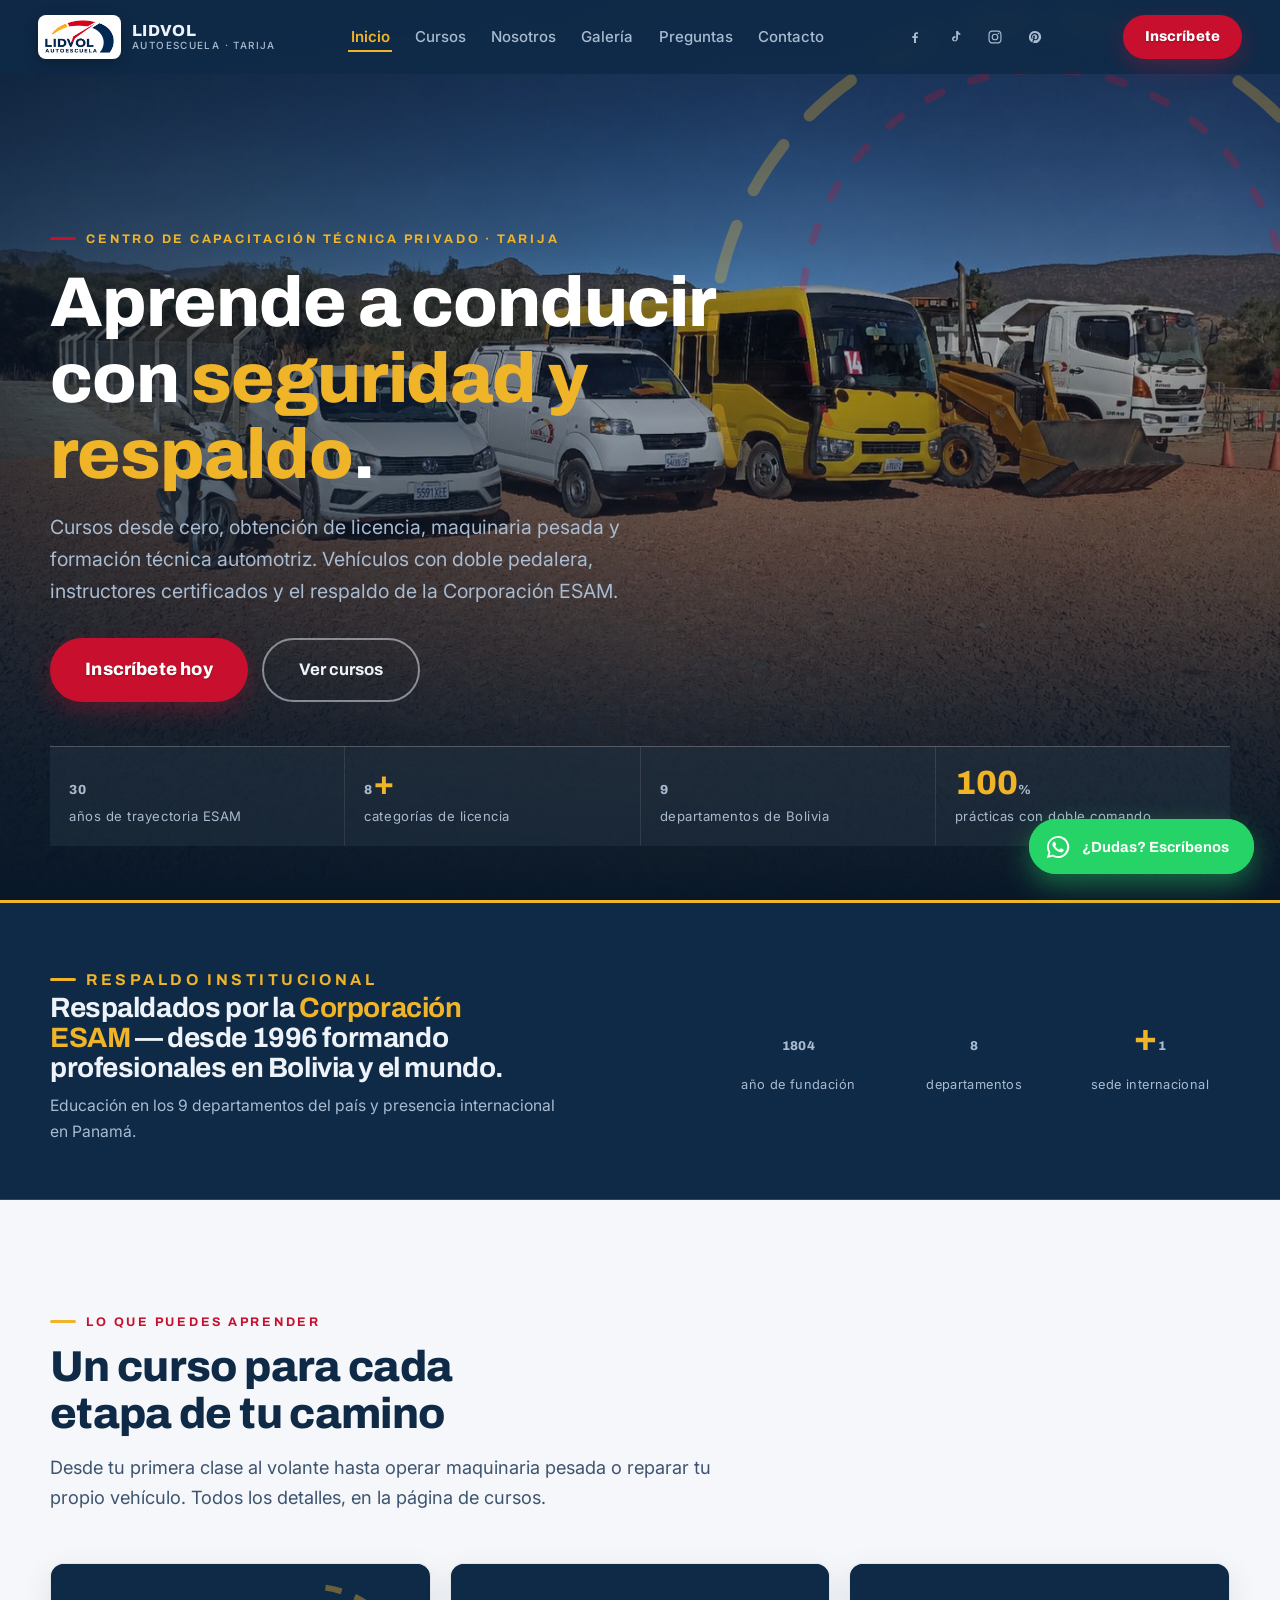
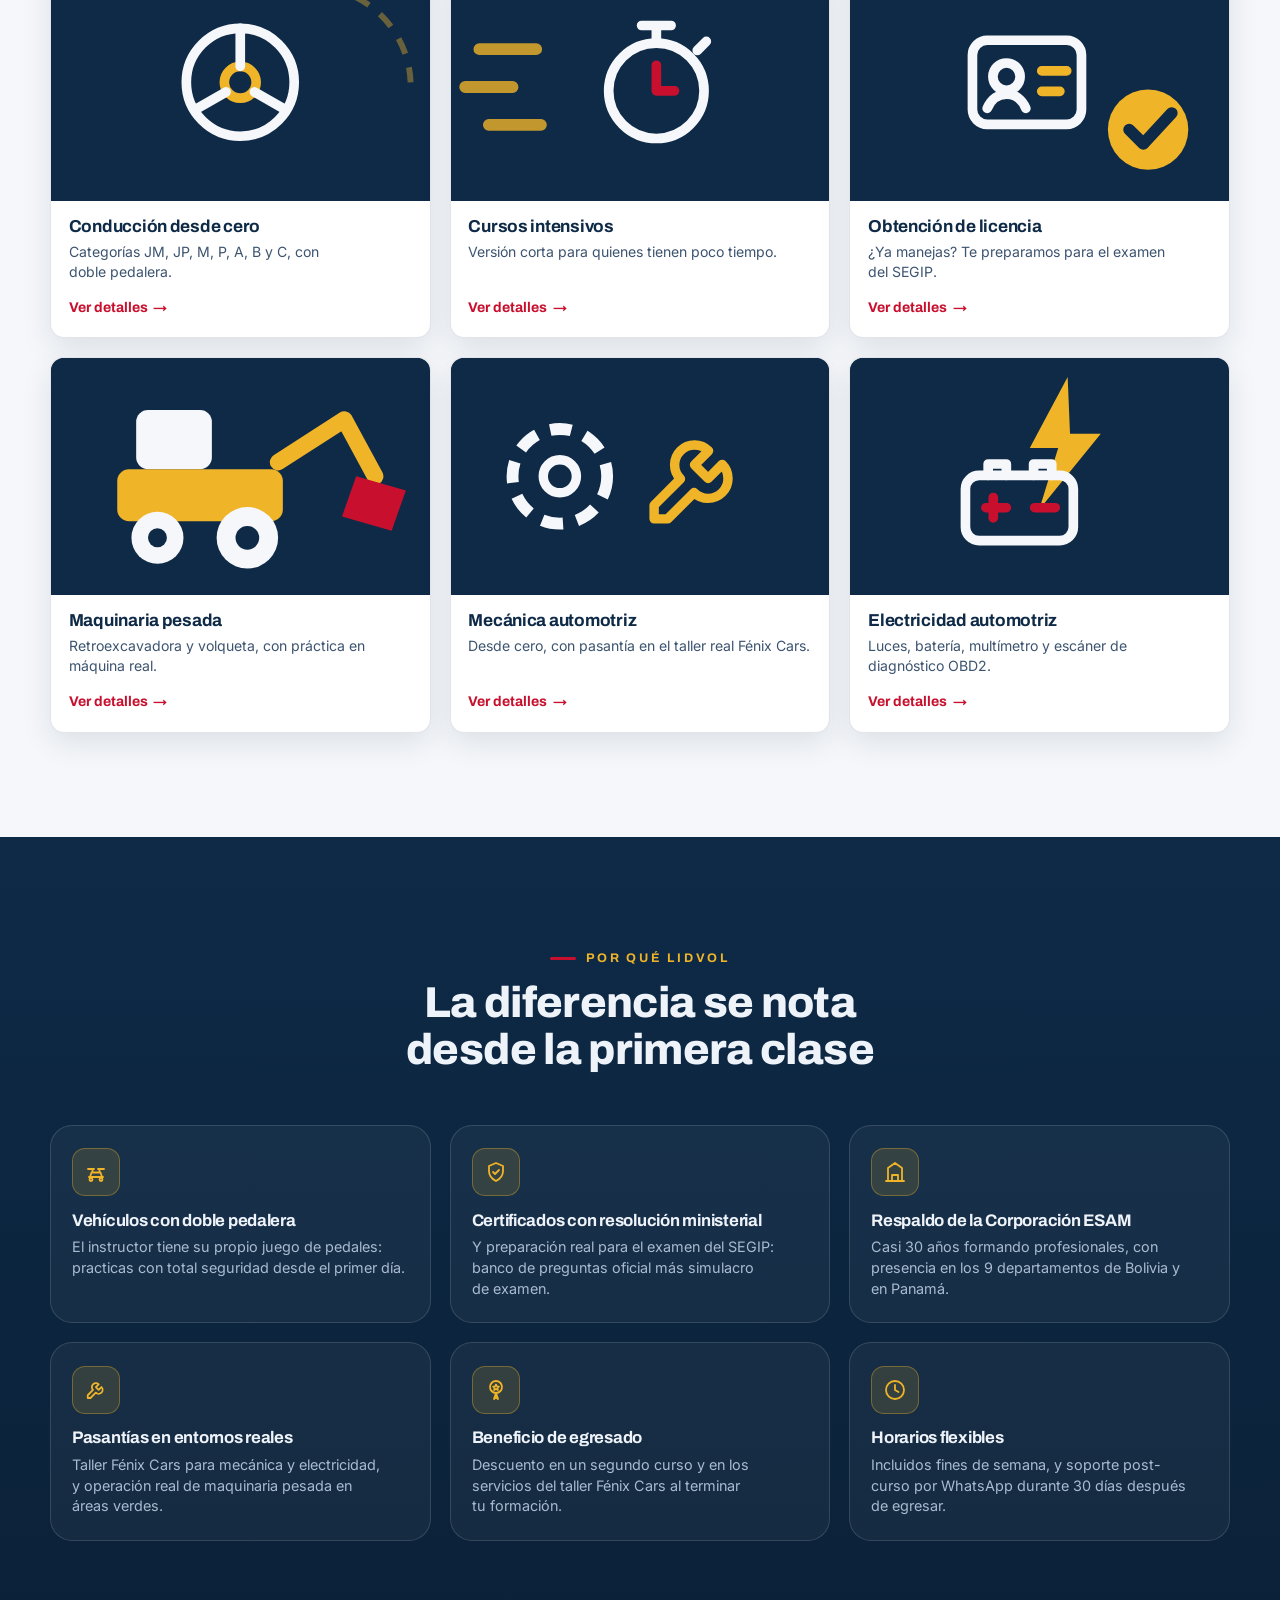
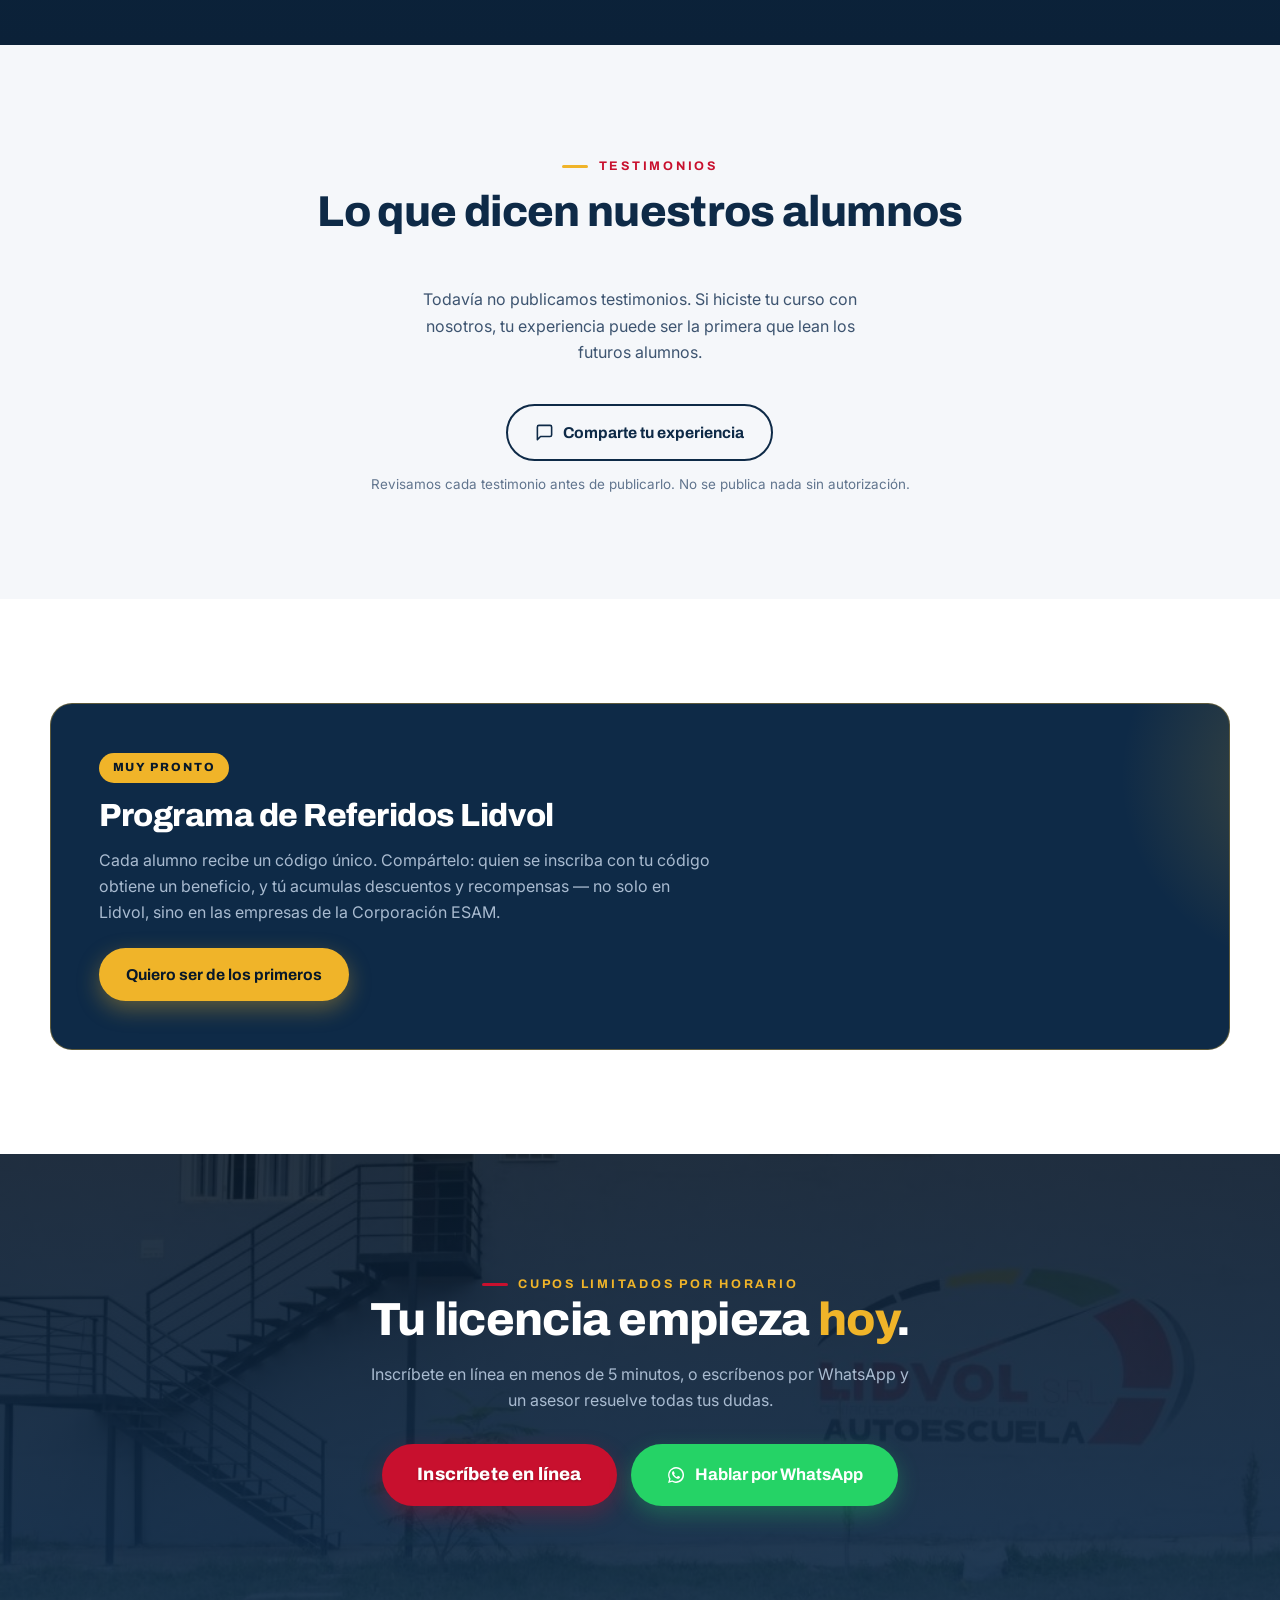
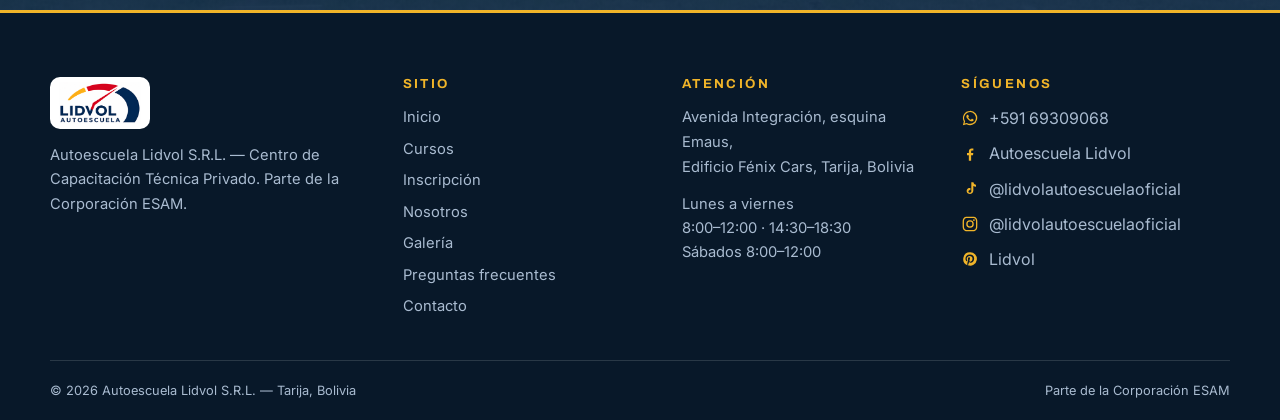
<file: index.html>
<!DOCTYPE html>
<html lang="es-BO" class="no-js">
<head>
  <meta charset="UTF-8">
  <meta name="viewport" content="width=device-width, initial-scale=1.0">
  <title>Autoescuela Lidvol | Aprende a manejar en Tarija — Cursos desde cero</title>
  <meta name="description" content="Autoescuela en Tarija respaldada por la Corporación ESAM. Aprende a manejar desde cero, saca tu licencia de conducir, cursos de maquinaria pesada y mecánica automotriz. Vehículos con doble pedalera e instructores certificados.">
  <meta name="keywords" content="autoescuela en Tarija, aprender a manejar Tarija, licencia de conducir Tarija, curso de maquinaria pesada Bolivia, curso de mecánica Tarija">
  <meta property="og:title" content="Autoescuela Lidvol — Aprende a manejar en Tarija">
  <meta property="og:description" content="Cursos de conducción desde cero, licencias, maquinaria pesada y formación técnica automotriz. Respaldo de la Corporación ESAM.">
  <meta property="og:type" content="website">
  <meta property="og:image" content="assets/img/flota-panoramica.jpg">
  <meta property="og:locale" content="es_BO">
  <link rel="icon" type="image/png" href="assets/img/favicon.png">
  <link rel="preload" as="image" href="assets/img/flota-panoramica.jpg" fetchpriority="high">
  <link rel="preconnect" href="https://fonts.googleapis.com">
  <link rel="preconnect" href="https://fonts.gstatic.com" crossorigin>
  <link rel="stylesheet" href="https://fonts.googleapis.com/css2?family=Archivo:wght@500;600;700;800&family=Inter:wght@400;500;600&display=swap">
  <link rel="stylesheet" href="styles.css?v=20260804">
  <script type="application/ld+json">
  {
    "@context": "https://schema.org",
    "@type": "DrivingSchool",
    "name": "Autoescuela Lidvol S.R.L.",
    "description": "Centro de Capacitación Técnica Privado. Escuela de conducción y formación técnica automotriz en Tarija, Bolivia.",
    "address": {
      "@type": "PostalAddress",
      "streetAddress": "Avenida Integración, esquina Emaus, Edificio Fénix Cars",
      "addressLocality": "Tarija",
      "addressCountry": "BO"
    },
    "telephone": "+59169309068",
    "openingHours": ["Mo-Fr 08:00-12:00", "Mo-Fr 14:30-18:30", "Sa 08:00-12:00"],
    "parentOrganization": { "@type": "Organization", "name": "Corporación ESAM" }
  }
  </script>
</head>
<body data-page="inicio">

  <a class="skip-link" href="#contenido">Saltar al contenido</a>

  <!-- ============================ NAV ============================ -->
  <header class="nav" data-nav>
    <div class="nav__inner">
      <a class="nav__brand" href="index.html" aria-label="Autoescuela Lidvol — Inicio">
        <img class="nav__logo" src="assets/img/logo-lidvol.png" alt="Logo de Autoescuela Lidvol" width="260" height="133">
        <span class="nav__brand-txt">
          LIDVOL
          <small>Autoescuela · Tarija</small>
        </span>
      </a>

      <ul class="nav__links">
        <li><a href="index.html" aria-current="page">Inicio</a></li>
        <li><a href="cursos.html">Cursos</a></li>
        <li><a href="nosotros.html">Nosotros</a></li>
        <li><a href="galeria.html">Galería</a></li>
        <li><a href="preguntas-frecuentes.html">Preguntas</a></li>
        <li><a href="contacto.html">Contacto</a></li>
      </ul>

      <div class="nav__socials" aria-label="Redes sociales">
        <a href="https://www.facebook.com/share/18v52NrKSS/" target="_blank" rel="noopener" aria-label="Facebook: Autoescuela Lidvol">
          <svg viewBox="0 0 24 24" fill="currentColor" aria-hidden="true"><path d="M13.5 21v-7.4h2.5l.4-2.9h-2.9V8.8c0-.84.23-1.41 1.44-1.41h1.54V4.8c-.27-.04-1.18-.11-2.24-.11-2.22 0-3.74 1.35-3.74 3.84v2.14H8v2.9h2.45V21h3.05Z"/></svg>
        </a>
        <a href="https://www.tiktok.com/@lidvolautoescuelaoficial" target="_blank" rel="noopener" aria-label="TikTok: @lidvolautoescuelaoficial">
          <svg viewBox="0 0 24 24" fill="currentColor" aria-hidden="true"><path d="M16.6 3c.35 1.86 1.5 3.1 3.4 3.33v2.72c-1.28.05-2.4-.32-3.55-1.06v5.62c0 4.4-4.05 6.17-6.94 4.5-2.9-1.68-2.6-6.5 1.36-7.35.5-.1 1.2-.12 1.7-.03v2.82c-.4-.1-.8-.14-1.2-.05-1.36.3-1.9 1.9-1.06 2.94.77.96 2.5.85 3.15-.32.2-.36.28-.8.28-1.24V3h2.86Z"/></svg>
        </a>
        <a href="https://www.instagram.com/lidvolautoescuelaoficial?igsh=MnQ4dWZoNGxzc2Yw" target="_blank" rel="noopener" aria-label="Instagram: @lidvolautoescuelaoficial">
          <svg viewBox="0 0 24 24" fill="currentColor" aria-hidden="true"><path d="M12 2.2c-2.67 0-3 .01-4.05.06-1.05.05-1.76.21-2.39.46a4.8 4.8 0 0 0-1.74 1.13A4.8 4.8 0 0 0 2.69 5.6c-.25.62-.41 1.34-.46 2.38-.05 1.05-.07 1.39-.07 4.02s.02 2.97.07 4.02c.05 1.04.21 1.76.46 2.38.26.65.6 1.19 1.13 1.72.53.53 1.08.88 1.72 1.13.63.24 1.35.41 2.39.46 1.05.05 1.38.06 4.05.06s3-.01 4.05-.06c1.04-.05 1.76-.22 2.39-.46a4.8 4.8 0 0 0 1.72-1.13 4.8 4.8 0 0 0 1.13-1.72c.24-.62.41-1.34.46-2.38.05-1.05.06-1.39.06-4.02s-.01-2.97-.06-4.02c-.05-1.04-.22-1.76-.46-2.38a4.8 4.8 0 0 0-1.13-1.74 4.8 4.8 0 0 0-1.72-1.12c-.63-.25-1.35-.41-2.39-.46-1.05-.05-1.38-.06-4.05-.06Zm0 1.76c2.62 0 2.93.01 3.96.06.96.04 1.48.2 1.82.34.46.18.79.39 1.13.74.35.34.56.67.74 1.13.13.34.3.86.34 1.82.05 1.03.06 1.34.06 3.95s-.01 2.92-.06 3.95c-.04.96-.21 1.48-.34 1.82-.18.46-.39.79-.74 1.13a3.04 3.04 0 0 1-1.13.74c-.34.13-.86.3-1.82.34-1.03.05-1.34.06-3.96.06s-2.93-.01-3.96-.06c-.96-.04-1.48-.21-1.82-.34a3.04 3.04 0 0 1-1.13-.74 3.04 3.04 0 0 1-.74-1.13c-.13-.34-.3-.86-.34-1.82-.05-1.03-.06-1.34-.06-3.95s.01-2.92.06-3.95c.04-.96.21-1.48.34-1.82.18-.46.39-.79.74-1.13.34-.35.67-.56 1.13-.74.34-.14.86-.3 1.82-.34 1.03-.05 1.34-.06 3.96-.06Zm0 3a5.04 5.04 0 1 0 0 10.08A5.04 5.04 0 0 0 12 6.96Zm0 8.32a3.28 3.28 0 1 1 0-6.56 3.28 3.28 0 0 1 0 6.56Zm6.41-8.52a1.18 1.18 0 1 1-2.36 0 1.18 1.18 0 0 1 2.36 0Z"/></svg>
        </a>
        <a href="https://pin.it/5EhYht23X" target="_blank" rel="noopener" aria-label="Pinterest: Lidvol">
          <svg viewBox="0 0 24 24" fill="currentColor" aria-hidden="true"><path d="M12 3a9 9 0 0 0-3.55 17.27c-.06-.72-.1-1.83.02-2.62l1.05-4.44s-.27-.53-.27-1.32c0-1.24.72-2.17 1.61-2.17.76 0 1.13.57 1.13 1.26 0 .76-.49 1.9-.74 2.96-.21.89.44 1.6 1.32 1.6 1.58 0 2.79-1.66 2.79-4.07 0-2.13-1.53-3.61-3.71-3.61-2.53 0-4.01 1.9-4.01 3.86 0 .76.29 1.58.66 2.03.07.09.08.17.06.26l-.24.99c-.04.16-.13.2-.29.12-1.13-.53-1.83-2.17-1.83-3.5 0-2.84 2.07-5.46 5.96-5.46 3.13 0 5.56 2.23 5.56 5.21 0 3.11-1.96 5.61-4.68 5.61-.91 0-1.77-.47-2.07-1.03l-.56 2.14c-.2.78-.75 1.76-1.12 2.36A9 9 0 1 0 12 3Z"/></svg>
        </a>
      </div>

      <a class="btn btn--primary nav__cta" href="inscripcion.html">Inscríbete</a>

      <button class="nav__burger" data-burger aria-expanded="false" aria-controls="menu-movil" aria-label="Abrir menú">
        <span class="nav__burger-lineas"><span></span><span></span><span></span></span>
        <span class="nav__burger-txt">Menú</span>
      </button>
    </div>
  </header>

  <!-- Menú móvil -->
  <nav class="nav__panel" id="menu-movil" data-nav-panel aria-label="Menú principal">
    <ul>
      <li><a href="index.html" aria-current="page">Inicio</a></li>
      <li><a href="cursos.html">Cursos</a></li>
      <li><a href="nosotros.html">Nosotros</a></li>
      <li><a href="galeria.html">Galería</a></li>
      <li><a href="preguntas-frecuentes.html">Preguntas frecuentes</a></li>
      <li><a href="contacto.html">Contacto</a></li>
    </ul>
    <a class="btn btn--primary" href="inscripcion.html">Inscríbete hoy</a>
    <div class="nav__panel-socials">
      <a href="https://wa.me/59169309068" target="_blank" rel="noopener" aria-label="WhatsApp: +591 69309068">
        <svg viewBox="0 0 24 24" fill="currentColor" aria-hidden="true"><path d="M12 2.5A9.5 9.5 0 0 0 3.8 16.74L2.5 21.5l4.88-1.28A9.5 9.5 0 1 0 12 2.5Zm0 17.3c-1.44 0-2.85-.4-4.07-1.13l-.29-.17-2.9.76.78-2.82-.19-.3a7.85 7.85 0 1 1 6.67 3.66Zm4.3-5.88c-.24-.12-1.4-.69-1.61-.77-.22-.08-.38-.12-.53.12-.16.24-.61.77-.75.93-.14.16-.28.18-.51.06-.24-.12-1-.37-1.9-1.17-.7-.63-1.18-1.4-1.31-1.64-.14-.24-.02-.37.1-.49.11-.11.24-.28.36-.42.12-.14.16-.24.24-.4.08-.16.04-.3-.02-.42-.06-.12-.53-1.28-.73-1.75-.19-.46-.39-.4-.53-.4-.14-.01-.3-.01-.45-.01-.16 0-.42.06-.64.3-.22.24-.83.81-.83 1.98 0 1.17.85 2.3.97 2.46.12.16 1.68 2.56 4.06 3.59.57.24 1.01.39 1.36.5.57.18 1.09.16 1.5.1.46-.07 1.4-.57 1.6-1.13.2-.55.2-1.02.14-1.12-.06-.1-.22-.16-.46-.28Z"/></svg>
      </a>
      <a href="https://www.facebook.com/share/18v52NrKSS/" target="_blank" rel="noopener" aria-label="Facebook: Autoescuela Lidvol">
        <svg viewBox="0 0 24 24" fill="currentColor" aria-hidden="true"><path d="M13.5 21v-7.4h2.5l.4-2.9h-2.9V8.8c0-.84.23-1.41 1.44-1.41h1.54V4.8c-.27-.04-1.18-.11-2.24-.11-2.22 0-3.74 1.35-3.74 3.84v2.14H8v2.9h2.45V21h3.05Z"/></svg>
      </a>
      <a href="https://www.tiktok.com/@lidvolautoescuelaoficial" target="_blank" rel="noopener" aria-label="TikTok: @lidvolautoescuelaoficial">
        <svg viewBox="0 0 24 24" fill="currentColor" aria-hidden="true"><path d="M16.6 3c.35 1.86 1.5 3.1 3.4 3.33v2.72c-1.28.05-2.4-.32-3.55-1.06v5.62c0 4.4-4.05 6.17-6.94 4.5-2.9-1.68-2.6-6.5 1.36-7.35.5-.1 1.2-.12 1.7-.03v2.82c-.4-.1-.8-.14-1.2-.05-1.36.3-1.9 1.9-1.06 2.94.77.96 2.5.85 3.15-.32.2-.36.28-.8.28-1.24V3h2.86Z"/></svg>
      </a>
      <a href="https://www.instagram.com/lidvolautoescuelaoficial?igsh=MnQ4dWZoNGxzc2Yw" target="_blank" rel="noopener" aria-label="Instagram: @lidvolautoescuelaoficial">
        <svg viewBox="0 0 24 24" fill="currentColor" aria-hidden="true"><path d="M12 2.2c-2.67 0-3 .01-4.05.06-1.05.05-1.76.21-2.39.46a4.8 4.8 0 0 0-1.74 1.13A4.8 4.8 0 0 0 2.69 5.6c-.25.62-.41 1.34-.46 2.38-.05 1.05-.07 1.39-.07 4.02s.02 2.97.07 4.02c.05 1.04.21 1.76.46 2.38.26.65.6 1.19 1.13 1.72.53.53 1.08.88 1.72 1.13.63.24 1.35.41 2.39.46 1.05.05 1.38.06 4.05.06s3-.01 4.05-.06c1.04-.05 1.76-.22 2.39-.46a4.8 4.8 0 0 0 1.72-1.13 4.8 4.8 0 0 0 1.13-1.72c.24-.62.41-1.34.46-2.38.05-1.05.06-1.39.06-4.02s-.01-2.97-.06-4.02c-.05-1.04-.22-1.76-.46-2.38a4.8 4.8 0 0 0-1.13-1.74 4.8 4.8 0 0 0-1.72-1.12c-.63-.25-1.35-.41-2.39-.46-1.05-.05-1.38-.06-4.05-.06Zm0 1.76c2.62 0 2.93.01 3.96.06.96.04 1.48.2 1.82.34.46.18.79.39 1.13.74.35.34.56.67.74 1.13.13.34.3.86.34 1.82.05 1.03.06 1.34.06 3.95s-.01 2.92-.06 3.95c-.04.96-.21 1.48-.34 1.82-.18.46-.39.79-.74 1.13a3.04 3.04 0 0 1-1.13.74c-.34.13-.86.3-1.82.34-1.03.05-1.34.06-3.96.06s-2.93-.01-3.96-.06c-.96-.04-1.48-.21-1.82-.34a3.04 3.04 0 0 1-1.13-.74 3.04 3.04 0 0 1-.74-1.13c-.13-.34-.3-.86-.34-1.82-.05-1.03-.06-1.34-.06-3.95s.01-2.92.06-3.95c.04-.96.21-1.48.34-1.82.18-.46.39-.79.74-1.13.34-.35.67-.56 1.13-.74.34-.14.86-.3 1.82-.34 1.03-.05 1.34-.06 3.96-.06Zm0 3a5.04 5.04 0 1 0 0 10.08A5.04 5.04 0 0 0 12 6.96Zm0 8.32a3.28 3.28 0 1 1 0-6.56 3.28 3.28 0 0 1 0 6.56Zm6.41-8.52a1.18 1.18 0 1 1-2.36 0 1.18 1.18 0 0 1 2.36 0Z"/></svg>
      </a>
      <a href="https://pin.it/5EhYht23X" target="_blank" rel="noopener" aria-label="Pinterest: Lidvol">
        <svg viewBox="0 0 24 24" fill="currentColor" aria-hidden="true"><path d="M12 3a9 9 0 0 0-3.55 17.27c-.06-.72-.1-1.83.02-2.62l1.05-4.44s-.27-.53-.27-1.32c0-1.24.72-2.17 1.61-2.17.76 0 1.13.57 1.13 1.26 0 .76-.49 1.9-.74 2.96-.21.89.44 1.6 1.32 1.6 1.58 0 2.79-1.66 2.79-4.07 0-2.13-1.53-3.61-3.71-3.61-2.53 0-4.01 1.9-4.01 3.86 0 .76.29 1.58.66 2.03.07.09.08.17.06.26l-.24.99c-.04.16-.13.2-.29.12-1.13-.53-1.83-2.17-1.83-3.5 0-2.84 2.07-5.46 5.96-5.46 3.13 0 5.56 2.23 5.56 5.21 0 3.11-1.96 5.61-4.68 5.61-.91 0-1.77-.47-2.07-1.03l-.56 2.14c-.2.78-.75 1.76-1.12 2.36A9 9 0 1 0 12 3Z"/></svg>
      </a>
    </div>
  </nav>

  <main id="contenido">

    <!-- ============================ HERO (Inicio) ============================ -->
    <section class="hero">
      <div class="hero__bg" aria-hidden="true">
        <img src="assets/img/flota-panoramica.jpg" alt="" fetchpriority="high" loading="eager">
      </div>
      <svg class="hero__arc" viewBox="0 0 200 200" aria-hidden="true">
        <path d="M 20 160 A 85 85 0 1 1 180 160" fill="none" stroke="#F0B429" stroke-width="3" stroke-dasharray="14 10" stroke-linecap="round" opacity="0.6"/>
        <path d="M 45 150 A 62 62 0 1 1 155 150" fill="none" stroke="#C8102E" stroke-width="2" stroke-dasharray="4 8" stroke-linecap="round" opacity="0.5"/>
      </svg>

      <div class="hero__inner">
        <p class="kicker reveal">Centro de Capacitación Técnica Privado · Tarija</p>
        <h1 class="reveal" style="--rd:.08s">Aprende a conducir<br>con <em>seguridad y respaldo</em>.</h1>
        <p class="hero__sub reveal" style="--rd:.16s">
          Cursos desde cero, obtención de licencia, maquinaria pesada y formación técnica automotriz.
          Vehículos con doble pedalera, instructores certificados y el respaldo de la Corporación ESAM.
        </p>
        <div class="hero__actions reveal" style="--rd:.24s">
          <a class="btn btn--primary btn--lg" href="inscripcion.html">Inscríbete hoy</a>
          <a class="btn btn--ghost btn--lg" href="cursos.html">Ver cursos</a>
        </div>

        <dl class="hero__stats reveal" style="--rd:.32s">
          <div class="hero__stat">
            <dt class="sr-only">Años de trayectoria de la Corporación ESAM</dt>
            <dd><b><span data-count-to="30">30</span></b><span>años de trayectoria ESAM</span></dd>
          </div>
          <div class="hero__stat">
            <dt class="sr-only">Categorías de licencia</dt>
            <dd><b><span data-count-to="8">8</span>+</b><span>categorías de licencia</span></dd>
          </div>
          <div class="hero__stat">
            <dt class="sr-only">Departamentos con presencia ESAM</dt>
            <dd><b><span data-count-to="9">9</span></b><span>departamentos de Bolivia</span></dd>
          </div>
          <div class="hero__stat">
            <dt class="sr-only">Prácticas con doble comando</dt>
            <dd><b>100<span aria-hidden="true">%</span></b><span>prácticas con doble comando</span></dd>
          </div>
        </dl>
      </div>
    </section>

    <!-- ============================ BANDA ESAM ============================ -->
    <section class="trust" aria-label="Respaldo de la Corporación ESAM">
      <div class="container trust__grid">
        <div class="trust__text reveal">
          <p class="kicker" style="color:var(--gold)">Respaldo institucional</p>
          <h2>Respaldados por la <em>Corporación ESAM</em> — desde 1996 formando profesionales en Bolivia y el mundo.</h2>
          <p>Educación en los 9 departamentos del país y presencia internacional en Panamá.</p>
        </div>
        <div class="trust__stats reveal" style="--rd:.12s">
          <div class="trust__stat"><b><span data-count-to="1996">1996</span></b><span>año de fundación</span></div>
          <div class="trust__stat"><b><span data-count-to="9">9</span></b><span>departamentos</span></div>
          <div class="trust__stat"><b>+<span data-count-to="1">1</span></b><span>sede internacional</span></div>
        </div>
      </div>
    </section>

    <!-- ============================ SERVICIOS ============================ -->
    <section class="section" aria-label="Nuestros cursos">
      <div class="container">
        <div class="section-head reveal">
          <p class="kicker">Lo que puedes aprender</p>
          <h2>Un curso para cada etapa de tu camino</h2>
          <p class="lead">Desde tu primera clase al volante hasta operar maquinaria pesada o reparar tu propio vehículo. Todos los detalles, en la página de cursos.</p>
        </div>

        <div class="mini-grid">
          <a class="mini-card reveal" href="cursos.html#desde-cero">
            <div class="mini-card__art">
              <svg viewBox="0 0 160 100" role="img" aria-label="Ilustración de un volante: clases de manejo desde cero">
                <rect width="160" height="100" fill="#0E2A47"/>
                <path d="M116 10A42 42 0 0 1 152 50" fill="none" stroke="#F0B429" stroke-width="2.5" stroke-dasharray="7 6" opacity=".4"/>
                <g transform="translate(51.2 21.2) scale(2.4)" fill="none" stroke="#F5F7FA" stroke-width="1.7" stroke-linecap="round" stroke-linejoin="round">
                  <circle cx="12" cy="12" r="9.5"/>
                  <circle cx="12" cy="12" r="2.8" stroke="#F0B429"/>
                  <path d="M12 2.5v6.7"/>
                  <path d="M4.1 16.8l5.4-3.1"/>
                  <path d="M19.9 16.8l-5.4-3.1"/>
                </g>
              </svg>
            </div>
            <div class="mini-card__body">
              <h3>Conducción desde cero</h3>
              <p>Categorías JM, JP, M, P, A, B y C, con doble pedalera.</p>
              <span class="mini-card__go">Ver detalles <span class="arr">→</span></span>
            </div>
          </a>

          <a class="mini-card reveal" href="cursos.html#intensivos" style="--rd:.06s">
            <div class="mini-card__art">
              <svg viewBox="0 0 160 100" role="img" aria-label="Ilustración de un cronómetro: cursos intensivos">
                <rect width="160" height="100" fill="#0E2A47"/>
                <path d="M12 36h24M6 52h20M16 68h22" stroke="#F0B429" stroke-width="5" stroke-linecap="round" opacity=".8"/>
                <g transform="translate(58 21.2) scale(2.4)" fill="none" stroke="#F5F7FA" stroke-width="1.7" stroke-linecap="round" stroke-linejoin="round">
                  <circle cx="12" cy="13.5" r="8.4"/>
                  <path d="M12 9v4.5h3.2" stroke="#C8102E"/>
                  <path d="M9.4 2h5.2M12 2v3"/>
                  <path d="M19.2 6.4l1.6-1.6"/>
                </g>
              </svg>
            </div>
            <div class="mini-card__body">
              <h3>Cursos intensivos</h3>
              <p>Versión corta para quienes tienen poco tiempo.</p>
              <span class="mini-card__go">Ver detalles <span class="arr">→</span></span>
            </div>
          </a>

          <a class="mini-card reveal" href="cursos.html#licencia" style="--rd:.12s">
            <div class="mini-card__art">
              <svg viewBox="0 0 160 100" role="img" aria-label="Ilustración de una licencia aprobada: obtención de licencia">
                <rect width="160" height="100" fill="#0E2A47"/>
                <g transform="translate(46 21.2) scale(2.4)" fill="none" stroke="#F5F7FA" stroke-width="1.7" stroke-linecap="round" stroke-linejoin="round">
                  <rect x="2.4" y="4.6" width="19.2" height="14.8" rx="2.6"/>
                  <circle cx="8.4" cy="11" r="2.4"/>
                  <path d="M5 16.6c.7-1.7 2-2.5 3.4-2.5s2.7.8 3.4 2.5"/>
                  <path d="M14.6 10h4.4M14.6 13.6h3.2" stroke="#F0B429"/>
                </g>
                <circle cx="126" cy="70" r="17" fill="#F0B429"/>
                <path d="M118 70l6 6 12-13" fill="none" stroke="#0E2A47" stroke-width="5" stroke-linecap="round" stroke-linejoin="round"/>
              </svg>
            </div>
            <div class="mini-card__body">
              <h3>Obtención de licencia</h3>
              <p>¿Ya manejas? Te preparamos para el examen del SEGIP.</p>
              <span class="mini-card__go">Ver detalles <span class="arr">→</span></span>
            </div>
          </a>

          <a class="mini-card reveal" href="cursos.html#maquinaria">
            <div class="mini-card__art">
              <svg viewBox="0 0 160 100" role="img" aria-label="Ilustración de una retroexcavadora: curso de maquinaria pesada">
                <rect width="160" height="100" fill="#0E2A47"/>
                <path d="M96 44L124 26l13 24" fill="none" stroke="#F0B429" stroke-width="7" stroke-linecap="round" stroke-linejoin="round"/>
                <path d="M129 50l21 6-6 17-21-6z" fill="#C8102E"/>
                <rect x="36" y="22" width="32" height="25" rx="5" fill="#F5F7FA"/>
                <rect x="28" y="47" width="70" height="22" rx="5" fill="#F0B429"/>
                <circle cx="45" cy="76" r="11" fill="#F5F7FA"/><circle cx="45" cy="76" r="4" fill="#0E2A47"/>
                <circle cx="83" cy="76" r="13" fill="#F5F7FA"/><circle cx="83" cy="76" r="5" fill="#0E2A47"/>
              </svg>
            </div>
            <div class="mini-card__body">
              <h3>Maquinaria pesada</h3>
              <p>Retroexcavadora y volqueta, con práctica en máquina real.</p>
              <span class="mini-card__go">Ver detalles <span class="arr">→</span></span>
            </div>
          </a>

          <a class="mini-card reveal" href="cursos.html#tecnicos" style="--rd:.06s">
            <div class="mini-card__art">
              <svg viewBox="0 0 160 100" role="img" aria-label="Ilustración de una llave y un engranaje: curso de mecánica automotriz">
                <rect width="160" height="100" fill="#0E2A47"/>
                <circle cx="46" cy="50" r="20" fill="none" stroke="#F5F7FA" stroke-width="5" stroke-dasharray="9 6"/>
                <circle cx="46" cy="50" r="7" fill="none" stroke="#F5F7FA" stroke-width="4"/>
                <g transform="translate(78 26) scale(2.1)" fill="none" stroke="#F0B429" stroke-width="1.9" stroke-linecap="round" stroke-linejoin="round">
                  <path d="M14.7 6.3a4 4 0 0 0-5.66 5.66l-5.3 5.3V20h2.74l5.3-5.3a4 4 0 0 0 5.66-5.66l-2.83 2.83-2.74-2.74 2.83-2.83Z"/>
                </g>
              </svg>
            </div>
            <div class="mini-card__body">
              <h3>Mecánica automotriz</h3>
              <p>Desde cero, con pasantía en el taller real Fénix Cars.</p>
              <span class="mini-card__go">Ver detalles <span class="arr">→</span></span>
            </div>
          </a>

          <a class="mini-card reveal" href="cursos.html#tecnicos" style="--rd:.12s">
            <div class="mini-card__art">
              <svg viewBox="0 0 160 100" role="img" aria-label="Ilustración de una batería y un rayo: curso de electricidad automotriz">
                <rect width="160" height="100" fill="#0E2A47"/>
                <path d="M92 8l-16 30h12l-8 26 26-32h-13z" fill="#F0B429"/>
                <g transform="translate(44 34) scale(2.4)" fill="none" stroke="#F5F7FA" stroke-width="1.7" stroke-linecap="round" stroke-linejoin="round">
                  <rect x="2" y="6.5" width="19" height="11.5" rx="2.4"/>
                  <path d="M6 6.5v-2h3.2v2M14 6.5v-2h3.2v2"/>
                  <path d="M5.6 12.2h3.6M6.9 10.4v3.6" stroke="#C8102E"/>
                  <path d="M14.2 12.2h3.6" stroke="#C8102E"/>
                </g>
              </svg>
            </div>
            <div class="mini-card__body">
              <h3>Electricidad automotriz</h3>
              <p>Luces, batería, multímetro y escáner de diagnóstico OBD2.</p>
              <span class="mini-card__go">Ver detalles <span class="arr">→</span></span>
            </div>
          </a>
        </div>
      </div>
    </section>

    <!-- ============================ DIFERENCIADORES ============================ -->
    <section class="section section--navy on-dark" aria-label="Por qué elegir Lidvol">
      <div class="container">
        <div class="section-head section-head--center reveal">
          <p class="kicker">Por qué Lidvol</p>
          <h2>La diferencia se nota desde la primera clase</h2>
        </div>

        <div class="feature-grid">
          <article class="feature reveal">
            <div class="feature__icon" aria-hidden="true">
              <svg viewBox="0 0 24 24" fill="none" stroke="currentColor" stroke-width="1.8" stroke-linecap="round" stroke-linejoin="round"><path d="M5 17h14M6 17l1.5-4.5h9L18 17M8.5 12.5V9M15.5 12.5V9"/><circle cx="7" cy="19.5" r="1.5"/><circle cx="17" cy="19.5" r="1.5"/><path d="M4 9h6M14 9h6"/></svg>
            </div>
            <h3>Vehículos con doble pedalera</h3>
            <p>El instructor tiene su propio juego de pedales: practicas con total seguridad desde el primer día.</p>
          </article>

          <article class="feature reveal" style="--rd:.06s">
            <div class="feature__icon" aria-hidden="true">
              <svg viewBox="0 0 24 24" fill="none" stroke="currentColor" stroke-width="1.8" stroke-linecap="round" stroke-linejoin="round"><path d="M12 3l7 3v5c0 4.5-3 8-7 10-4-2-7-5.5-7-10V6l7-3Z"/><path d="M9 12l2 2 4-4"/></svg>
            </div>
            <h3>Certificados con resolución ministerial</h3>
            <p>Y preparación real para el examen del SEGIP: banco de preguntas oficial más simulacro de examen.</p>
          </article>

          <article class="feature reveal" style="--rd:.12s">
            <div class="feature__icon" aria-hidden="true">
              <svg viewBox="0 0 24 24" fill="none" stroke="currentColor" stroke-width="1.8" stroke-linecap="round" stroke-linejoin="round"><path d="M3 21h18M5 21V8l7-5 7 5v13M9 21v-6h6v6"/></svg>
            </div>
            <h3>Respaldo de la Corporación ESAM</h3>
            <p>Casi 30 años formando profesionales, con presencia en los 9 departamentos de Bolivia y en Panamá.</p>
          </article>

          <article class="feature reveal" style="--rd:.18s">
            <div class="feature__icon" aria-hidden="true">
              <svg viewBox="0 0 24 24" fill="none" stroke="currentColor" stroke-width="1.8" stroke-linecap="round" stroke-linejoin="round"><path d="M14.7 6.3a4 4 0 0 0-5.66 5.66l-5.3 5.3V20h2.74l5.3-5.3a4 4 0 0 0 5.66-5.66l-2.83 2.83-2.74-2.74 2.83-2.83Z"/></svg>
            </div>
            <h3>Pasantías en entornos reales</h3>
            <p>Taller Fénix Cars para mecánica y electricidad, y operación real de maquinaria pesada en áreas verdes.</p>
          </article>

          <article class="feature reveal" style="--rd:.24s">
            <div class="feature__icon" aria-hidden="true">
              <svg viewBox="0 0 24 24" fill="none" stroke="currentColor" stroke-width="1.8" stroke-linecap="round" stroke-linejoin="round"><path d="M12 15l-2 6 2-1.5L14 21l-2-6Z"/><circle cx="12" cy="9" r="6"/><path d="M12 6.5l.9 1.8 2 .3-1.45 1.4.35 2-1.8-.95-1.8.95.35-2-1.45-1.4 2-.3.9-1.8Z"/></svg>
            </div>
            <h3>Beneficio de egresado</h3>
            <p>Descuento en un segundo curso y en los servicios del taller Fénix Cars al terminar tu formación.</p>
          </article>

          <article class="feature reveal" style="--rd:.30s">
            <div class="feature__icon" aria-hidden="true">
              <svg viewBox="0 0 24 24" fill="none" stroke="currentColor" stroke-width="1.8" stroke-linecap="round" stroke-linejoin="round"><circle cx="12" cy="12" r="9"/><path d="M12 7v5l3.5 2"/></svg>
            </div>
            <h3>Horarios flexibles</h3>
            <p>Incluidos fines de semana, y soporte post-curso por WhatsApp durante 30 días después de egresar.</p>
          </article>
        </div>
      </div>
    </section>

    <!-- ============================ TESTIMONIOS ============================ -->
    <!-- Los testimonios se cargan desde la hoja de Google y solo aparecen los
         APROBADOS. El visitante puede enviar el suyo con el botón de abajo.
         Configuración: lib/manifest.js -> testimonios. Guía: LEEME-TESTIMONIOS.md -->
    <section class="section" id="testimonios" aria-label="Testimonios de alumnos">
      <div class="container section-head section-head--center reveal">
        <p class="kicker">Testimonios</p>
        <h2>Lo que dicen nuestros alumnos</h2>
      </div>

      <!-- Carrusel: main.js lo llena con los testimonios aprobados -->
      <div class="tsl" data-tsl hidden>
        <div class="tsl__track" data-tsl-track></div>
      </div>

      <!-- Mientras no haya testimonios aprobados -->
      <div class="container tsl-empty" data-tsl-empty hidden>
        <p>Todavía no publicamos testimonios. Si hiciste tu curso con nosotros,
           tu experiencia puede ser la primera que lean los futuros alumnos.</p>
      </div>

      <div class="container tsl-cta reveal">
        <button type="button" class="btn btn--ghost-navy" data-tsl-open>
          <svg viewBox="0 0 24 24" fill="none" stroke="currentColor" stroke-width="2"
               stroke-linecap="round" stroke-linejoin="round" aria-hidden="true">
            <path d="M21 15a2 2 0 0 1-2 2H7l-4 4V5a2 2 0 0 1 2-2h14a2 2 0 0 1 2 2z"></path>
          </svg>
          Comparte tu experiencia
        </button>
        <p class="tsl-cta__nota">
          Revisamos cada testimonio antes de publicarlo. No se publica nada sin autorización.
        </p>
      </div>
    </section>

    <!-- ================== MODAL: ENVIAR TESTIMONIO ================== -->
    <div class="tmodal" data-tsl-modal hidden>
      <div class="tmodal__fondo" data-tsl-close></div>

      <div class="tmodal__caja" role="dialog" aria-modal="true" aria-labelledby="tmodal-titulo">
        <button type="button" class="tmodal__cerrar" data-tsl-close aria-label="Cerrar">
          <svg viewBox="0 0 24 24" fill="none" stroke="currentColor" stroke-width="2.2"
               stroke-linecap="round" aria-hidden="true">
            <path d="M18 6 6 18M6 6l12 12"></path>
          </svg>
        </button>

        <p class="kicker">Tu opinión</p>
        <h2 id="tmodal-titulo" class="tmodal__titulo">Comparte tu experiencia</h2>
        <p class="tmodal__intro">
          Contanos cómo te fue en tu curso. Nuestro equipo revisa cada mensaje y lo publica
          en esta página si está todo en orden.
        </p>

        <form data-tsl-form novalidate>
          <div class="field">
            <label for="t-nombre">Tu nombre y apellido <small>(así aparecerá publicado)</small></label>
            <input id="t-nombre" name="nombre" type="text" maxlength="60"
                   autocomplete="name" placeholder="Ej: María Fernanda Castro" required>
            <span class="err">Escribe tu nombre y apellido.</span>
          </div>

          <div class="field">
            <label for="t-curso">Curso que hiciste</label>
            <select id="t-curso" name="curso" required>
              <option value="">Elige una opción…</option>
            </select>
            <span class="err">Elige el curso que hiciste.</span>
          </div>

          <fieldset class="field tstars-campo">
            <legend>Tu calificación</legend>
            <div class="tstars" data-tsl-estrellas role="radiogroup"
                 aria-label="Calificación en estrellas"></div>
            <span class="err">Elige una calificación.</span>
          </fieldset>

          <div class="field">
            <label for="t-texto">Tu testimonio</label>
            <textarea id="t-texto" name="texto" rows="4" required
                      placeholder="Por ejemplo: cómo llegaste, qué aprendiste y cómo te sentiste manejando."></textarea>
            <span class="tsl-contador" data-tsl-contador aria-live="polite"></span>
            <span class="err" data-tsl-err-texto>Escribe un poco más sobre tu experiencia.</span>
          </div>

          <label class="tcheck">
            <input type="checkbox" name="consentimiento" value="si" required>
            <span>Autorizo a Autoescuela Lidvol a publicar mi nombre y mi comentario en
                  su sitio web y redes sociales.</span>
          </label>
          <span class="err err--check">Necesitamos tu autorización para poder publicarlo.</span>

          <!-- Trampa anti-spam: las personas no la ven, los robots sí la llenan -->
          <div class="tsl-trampa" aria-hidden="true">
            <label>No llenar este campo
              <input type="text" name="sitio_web" tabindex="-1" autocomplete="off">
            </label>
          </div>

          <button type="submit" class="btn btn--primary btn--block" data-tsl-enviar>
            Enviar testimonio
          </button>

          <p class="tmodal__estado" data-tsl-estado role="status" aria-live="polite"></p>
        </form>

        <!-- Pantalla de agradecimiento -->
        <div class="tmodal__gracias" data-tsl-gracias hidden>
          <div class="tmodal__check" aria-hidden="true">
            <svg viewBox="0 0 24 24" fill="none" stroke="currentColor" stroke-width="2.5"
                 stroke-linecap="round" stroke-linejoin="round">
              <path d="M20 6 9 17l-5-5"></path>
            </svg>
          </div>
          <h3>¡Gracias por escribirnos!</h3>
          <p>Tu testimonio llegó bien. Lo vamos a revisar y, si está todo en orden,
             aparecerá publicado en esta página.</p>
          <button type="button" class="btn btn--ghost-navy" data-tsl-close>Cerrar</button>
        </div>
      </div>
    </div>

    <!-- ============================ REFERIDOS ============================ -->
    <section class="section section--paper" aria-label="Programa de referidos">
      <div class="container">
        <div class="referral reveal">
          <span class="referral__tag">Muy pronto</span>
          <h2>Programa de Referidos Lidvol</h2>
          <p>
            Cada alumno recibe un código único. Compártelo: quien se inscriba con tu código obtiene un
            beneficio, y tú acumulas descuentos y recompensas — no solo en Lidvol, sino en las empresas
            de la Corporación ESAM.
          </p>
          <a class="btn btn--gold" href="https://wa.me/59169309068?text=Hola%20Lidvol%20%F0%9F%91%8B%20Quiero%20ser%20de%20los%20primeros%20en%20el%20Programa%20de%20Referidos." target="_blank" rel="noopener">Quiero ser de los primeros</a>
        </div>
      </div>
    </section>

    <!-- ============================ CTA FINAL ============================ -->
    <section class="section cta-final on-dark" aria-label="Inscríbete">
      <div class="cta-final__bg" aria-hidden="true">
        <img src="assets/img/fachada-mural.jpg" alt="" loading="lazy" decoding="async">
      </div>
      <div class="container">
        <p class="kicker reveal" style="justify-content:center">Cupos limitados por horario</p>
        <h2 class="reveal" style="--rd:.08s">Tu licencia empieza <em>hoy</em>.</h2>
        <p class="reveal" style="--rd:.14s">Inscríbete en línea en menos de 5 minutos, o escríbenos por WhatsApp y un asesor resuelve todas tus dudas.</p>
        <div class="hero__actions reveal" style="--rd:.2s">
          <a class="btn btn--primary btn--lg" href="inscripcion.html">Inscríbete en línea</a>
          <a class="btn btn--wa btn--lg" href="https://wa.me/59169309068?text=Hola%20Lidvol%20%F0%9F%91%8B%20Quiero%20informaci%C3%B3n%20sobre%20los%20cursos." target="_blank" rel="noopener">
            <svg viewBox="0 0 24 24" fill="currentColor" width="20" height="20" aria-hidden="true"><path d="M12 2.5A9.5 9.5 0 0 0 3.8 16.74L2.5 21.5l4.88-1.28A9.5 9.5 0 1 0 12 2.5Zm0 17.3c-1.44 0-2.85-.4-4.07-1.13l-.29-.17-2.9.76.78-2.82-.19-.3a7.85 7.85 0 1 1 6.67 3.66Zm4.3-5.88c-.24-.12-1.4-.69-1.61-.77-.22-.08-.38-.12-.53.12-.16.24-.61.77-.75.93-.14.16-.28.18-.51.06-.24-.12-1-.37-1.9-1.17-.7-.63-1.18-1.4-1.31-1.64-.14-.24-.02-.37.1-.49.11-.11.24-.28.36-.42.12-.14.16-.24.24-.4.08-.16.04-.3-.02-.42-.06-.12-.53-1.28-.73-1.75-.19-.46-.39-.4-.53-.4-.14-.01-.3-.01-.45-.01-.16 0-.42.06-.64.3-.22.24-.83.81-.83 1.98 0 1.17.85 2.3.97 2.46.12.16 1.68 2.56 4.06 3.59.57.24 1.01.39 1.36.5.57.18 1.09.16 1.5.1.46-.07 1.4-.57 1.6-1.13.2-.55.2-1.02.14-1.12-.06-.1-.22-.16-.46-.28Z"/></svg>
            Hablar por WhatsApp
          </a>
        </div>
      </div>
    </section>
  </main>

  <!-- ============================ FOOTER ============================ -->
  <footer class="footer">
    <div class="container">
      <div class="footer__grid">
        <div class="footer__brand">
          <img src="assets/img/logo-lidvol.png" alt="Logo de Autoescuela Lidvol" width="260" height="133" loading="lazy">
          <p>Autoescuela Lidvol S.R.L. — Centro de Capacitación Técnica Privado. Parte de la Corporación ESAM.</p>
        </div>

        <nav aria-label="Enlaces del sitio">
          <h4>Sitio</h4>
          <ul>
            <li><a href="index.html">Inicio</a></li>
            <li><a href="cursos.html">Cursos</a></li>
            <li><a href="inscripcion.html">Inscripción</a></li>
            <li><a href="nosotros.html">Nosotros</a></li>
            <li><a href="galeria.html">Galería</a></li>
            <li><a href="preguntas-frecuentes.html">Preguntas frecuentes</a></li>
            <li><a href="contacto.html">Contacto</a></li>
          </ul>
        </nav>

        <div>
          <h4>Atención</h4>
          <address>
            Avenida Integración, esquina Emaus,<br>
            Edificio Fénix Cars, Tarija, Bolivia
          </address>
          <p style="margin-top:.7rem">Lunes a viernes<br>8:00–12:00 · 14:30–18:30<br>Sábados 8:00–12:00</p>
        </div>

        <div>
          <h4>Síguenos</h4>
          <div class="footer__social">
            <a href="https://wa.me/59169309068" target="_blank" rel="noopener">
              <svg viewBox="0 0 24 24" fill="currentColor" aria-hidden="true"><path d="M12 2.5A9.5 9.5 0 0 0 3.8 16.74L2.5 21.5l4.88-1.28A9.5 9.5 0 1 0 12 2.5Zm0 17.3c-1.44 0-2.85-.4-4.07-1.13l-.29-.17-2.9.76.78-2.82-.19-.3a7.85 7.85 0 1 1 6.67 3.66Zm4.3-5.88c-.24-.12-1.4-.69-1.61-.77-.22-.08-.38-.12-.53.12-.16.24-.61.77-.75.93-.14.16-.28.18-.51.06-.24-.12-1-.37-1.9-1.17-.7-.63-1.18-1.4-1.31-1.64-.14-.24-.02-.37.1-.49.11-.11.24-.28.36-.42.12-.14.16-.24.24-.4.08-.16.04-.3-.02-.42-.06-.12-.53-1.28-.73-1.75-.19-.46-.39-.4-.53-.4-.14-.01-.3-.01-.45-.01-.16 0-.42.06-.64.3-.22.24-.83.81-.83 1.98 0 1.17.85 2.3.97 2.46.12.16 1.68 2.56 4.06 3.59.57.24 1.01.39 1.36.5.57.18 1.09.16 1.5.1.46-.07 1.4-.57 1.6-1.13.2-.55.2-1.02.14-1.12-.06-.1-.22-.16-.46-.28Z"/></svg>
              +591 69309068
            </a>
            <a href="https://www.facebook.com/share/18v52NrKSS/" target="_blank" rel="noopener">
              <svg viewBox="0 0 24 24" fill="currentColor" aria-hidden="true"><path d="M13.5 21v-7.4h2.5l.4-2.9h-2.9V8.8c0-.84.23-1.41 1.44-1.41h1.54V4.8c-.27-.04-1.18-.11-2.24-.11-2.22 0-3.74 1.35-3.74 3.84v2.14H8v2.9h2.45V21h3.05Z"/></svg>
              Autoescuela Lidvol
            </a>
            <a href="https://www.tiktok.com/@lidvolautoescuelaoficial" target="_blank" rel="noopener">
              <svg viewBox="0 0 24 24" fill="currentColor" aria-hidden="true"><path d="M16.6 3c.35 1.86 1.5 3.1 3.4 3.33v2.72c-1.28.05-2.4-.32-3.55-1.06v5.62c0 4.4-4.05 6.17-6.94 4.5-2.9-1.68-2.6-6.5 1.36-7.35.5-.1 1.2-.12 1.7-.03v2.82c-.4-.1-.8-.14-1.2-.05-1.36.3-1.9 1.9-1.06 2.94.77.96 2.5.85 3.15-.32.2-.36.28-.8.28-1.24V3h2.86Z"/></svg>
              @lidvolautoescuelaoficial
            </a>
            <a href="https://www.instagram.com/lidvolautoescuelaoficial?igsh=MnQ4dWZoNGxzc2Yw" target="_blank" rel="noopener">
              <svg viewBox="0 0 24 24" fill="currentColor" aria-hidden="true"><path d="M12 2.2c-2.67 0-3 .01-4.05.06-1.05.05-1.76.21-2.39.46a4.8 4.8 0 0 0-1.74 1.13A4.8 4.8 0 0 0 2.69 5.6c-.25.62-.41 1.34-.46 2.38-.05 1.05-.07 1.39-.07 4.02s.02 2.97.07 4.02c.05 1.04.21 1.76.46 2.38.26.65.6 1.19 1.13 1.72.53.53 1.08.88 1.72 1.13.63.24 1.35.41 2.39.46 1.05.05 1.38.06 4.05.06s3-.01 4.05-.06c1.04-.05 1.76-.22 2.39-.46a4.8 4.8 0 0 0 1.72-1.13 4.8 4.8 0 0 0 1.13-1.72c.24-.62.41-1.34.46-2.38.05-1.05.06-1.39.06-4.02s-.01-2.97-.06-4.02c-.05-1.04-.22-1.76-.46-2.38a4.8 4.8 0 0 0-1.13-1.74 4.8 4.8 0 0 0-1.72-1.12c-.63-.25-1.35-.41-2.39-.46-1.05-.05-1.38-.06-4.05-.06Zm0 1.76c2.62 0 2.93.01 3.96.06.96.04 1.48.2 1.82.34.46.18.79.39 1.13.74.35.34.56.67.74 1.13.13.34.3.86.34 1.82.05 1.03.06 1.34.06 3.95s-.01 2.92-.06 3.95c-.04.96-.21 1.48-.34 1.82-.18.46-.39.79-.74 1.13a3.04 3.04 0 0 1-1.13.74c-.34.13-.86.3-1.82.34-1.03.05-1.34.06-3.96.06s-2.93-.01-3.96-.06c-.96-.04-1.48-.21-1.82-.34a3.04 3.04 0 0 1-1.13-.74 3.04 3.04 0 0 1-.74-1.13c-.13-.34-.3-.86-.34-1.82-.05-1.03-.06-1.34-.06-3.95s.01-2.92.06-3.95c.04-.96.21-1.48.34-1.82.18-.46.39-.79.74-1.13.34-.35.67-.56 1.13-.74.34-.14.86-.3 1.82-.34 1.03-.05 1.34-.06 3.96-.06Zm0 3a5.04 5.04 0 1 0 0 10.08A5.04 5.04 0 0 0 12 6.96Zm0 8.32a3.28 3.28 0 1 1 0-6.56 3.28 3.28 0 0 1 0 6.56Zm6.41-8.52a1.18 1.18 0 1 1-2.36 0 1.18 1.18 0 0 1 2.36 0Z"/></svg>
              @lidvolautoescuelaoficial
            </a>
            <a href="https://pin.it/5EhYht23X" target="_blank" rel="noopener">
              <svg viewBox="0 0 24 24" fill="currentColor" aria-hidden="true"><path d="M12 3a9 9 0 0 0-3.55 17.27c-.06-.72-.1-1.83.02-2.62l1.05-4.44s-.27-.53-.27-1.32c0-1.24.72-2.17 1.61-2.17.76 0 1.13.57 1.13 1.26 0 .76-.49 1.9-.74 2.96-.21.89.44 1.6 1.32 1.6 1.58 0 2.79-1.66 2.79-4.07 0-2.13-1.53-3.61-3.71-3.61-2.53 0-4.01 1.9-4.01 3.86 0 .76.29 1.58.66 2.03.07.09.08.17.06.26l-.24.99c-.04.16-.13.2-.29.12-1.13-.53-1.83-2.17-1.83-3.5 0-2.84 2.07-5.46 5.96-5.46 3.13 0 5.56 2.23 5.56 5.21 0 3.11-1.96 5.61-4.68 5.61-.91 0-1.77-.47-2.07-1.03l-.56 2.14c-.2.78-.75 1.76-1.12 2.36A9 9 0 1 0 12 3Z"/></svg>
              Lidvol
            </a>
          </div>
        </div>
      </div>

      <div class="footer__bottom">
        <span>© <span data-year>2026</span> Autoescuela Lidvol S.R.L. — Tarija, Bolivia</span>
        <span>Parte de la Corporación ESAM</span>
      </div>
    </div>
  </footer>

  <!-- Botón flotante de WhatsApp -->
  <a class="wa-float" data-wa-float href="https://wa.me/59169309068" target="_blank" rel="noopener" aria-label="Escríbenos por WhatsApp">
    <svg viewBox="0 0 24 24" fill="currentColor" aria-hidden="true"><path d="M12 2.5A9.5 9.5 0 0 0 3.8 16.74L2.5 21.5l4.88-1.28A9.5 9.5 0 1 0 12 2.5Zm0 17.3c-1.44 0-2.85-.4-4.07-1.13l-.29-.17-2.9.76.78-2.82-.19-.3a7.85 7.85 0 1 1 6.67 3.66Zm4.3-5.88c-.24-.12-1.4-.69-1.61-.77-.22-.08-.38-.12-.53.12-.16.24-.61.77-.75.93-.14.16-.28.18-.51.06-.24-.12-1-.37-1.9-1.17-.7-.63-1.18-1.4-1.31-1.64-.14-.24-.02-.37.1-.49.11-.11.24-.28.36-.42.12-.14.16-.24.24-.4.08-.16.04-.3-.02-.42-.06-.12-.53-1.28-.73-1.75-.19-.46-.39-.4-.53-.4-.14-.01-.3-.01-.45-.01-.16 0-.42.06-.64.3-.22.24-.83.81-.83 1.98 0 1.17.85 2.3.97 2.46.12.16 1.68 2.56 4.06 3.59.57.24 1.01.39 1.36.5.57.18 1.09.16 1.5.1.46-.07 1.4-.57 1.6-1.13.2-.55.2-1.02.14-1.12-.06-.1-.22-.16-.46-.28Z"/></svg>
    <span class="wa-float__label">¿Dudas? Escríbenos</span>
  </a>

  <script defer src="lib/manifest.js?v=20260804"></script>
  <script defer src="lib/precios.js?v=20260804"></script>
  <script defer src="main.js?v=20260804"></script>
</body>
</html>
</file>
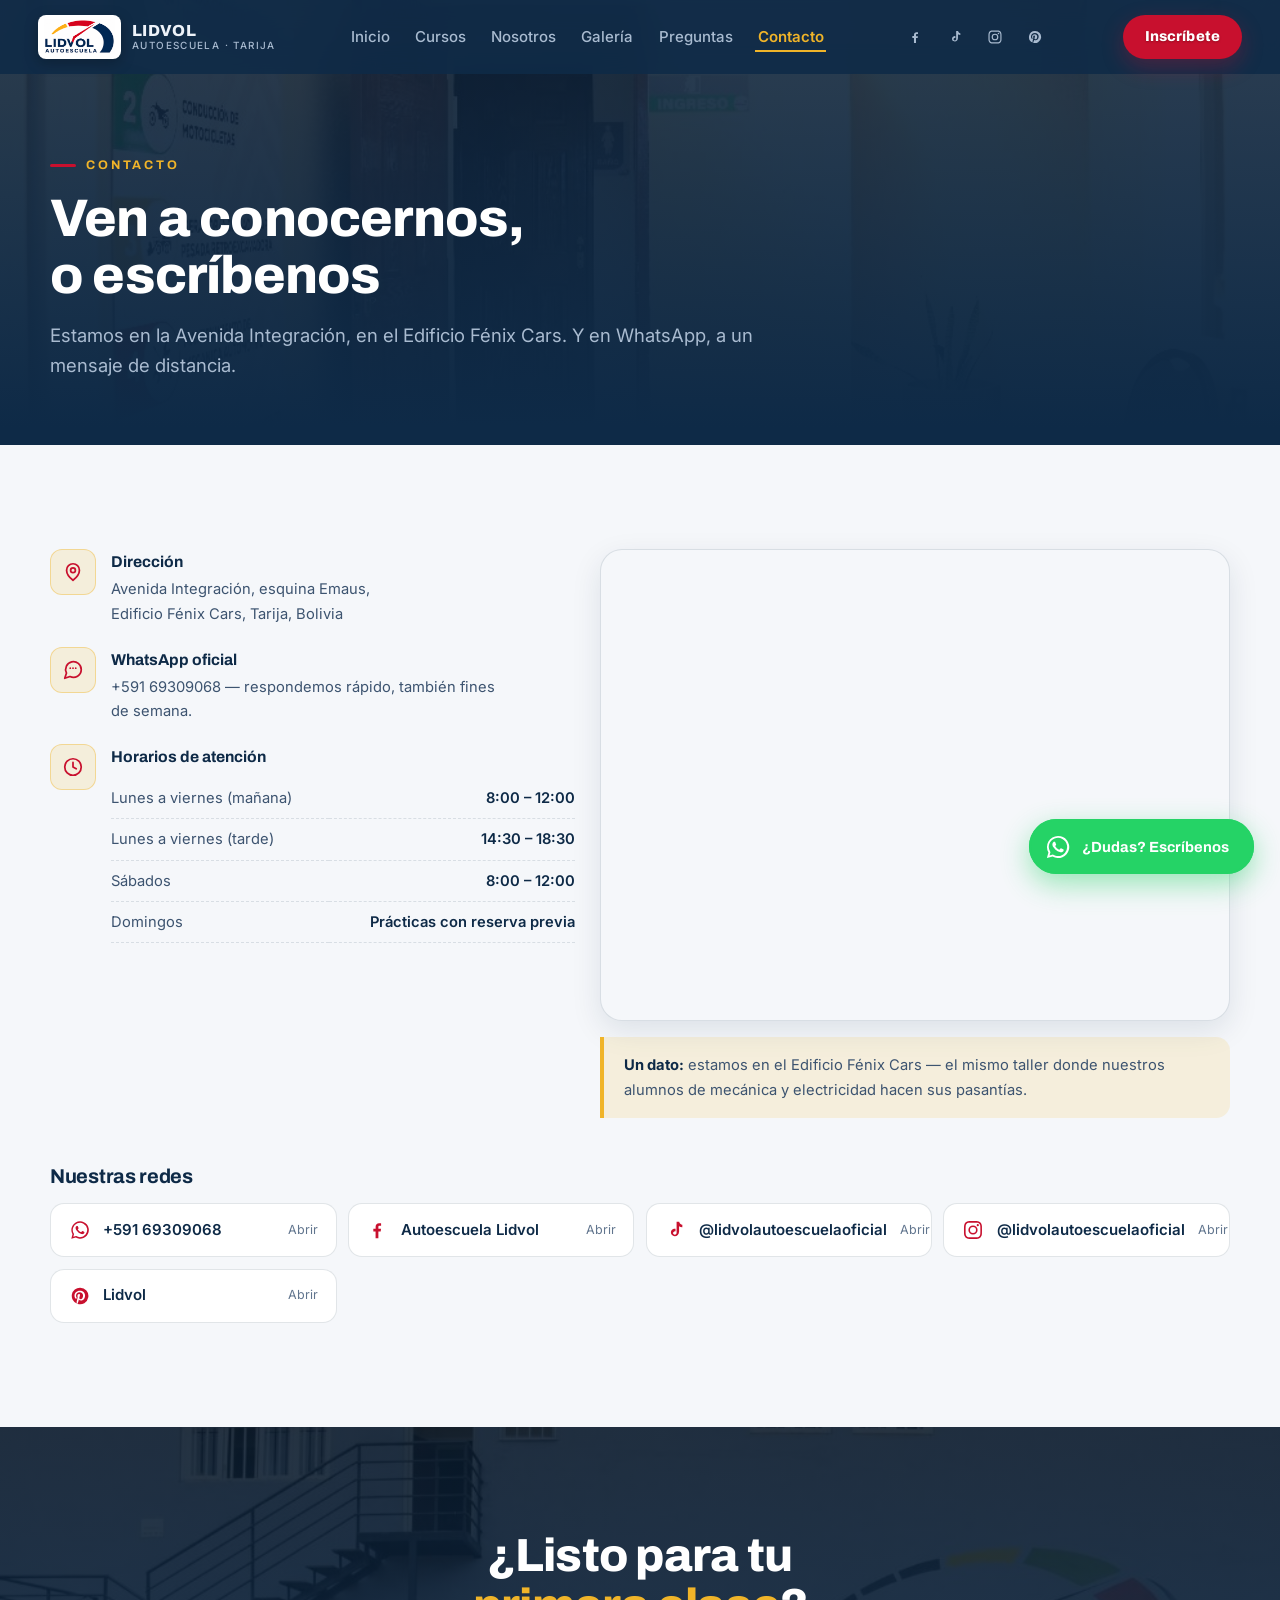
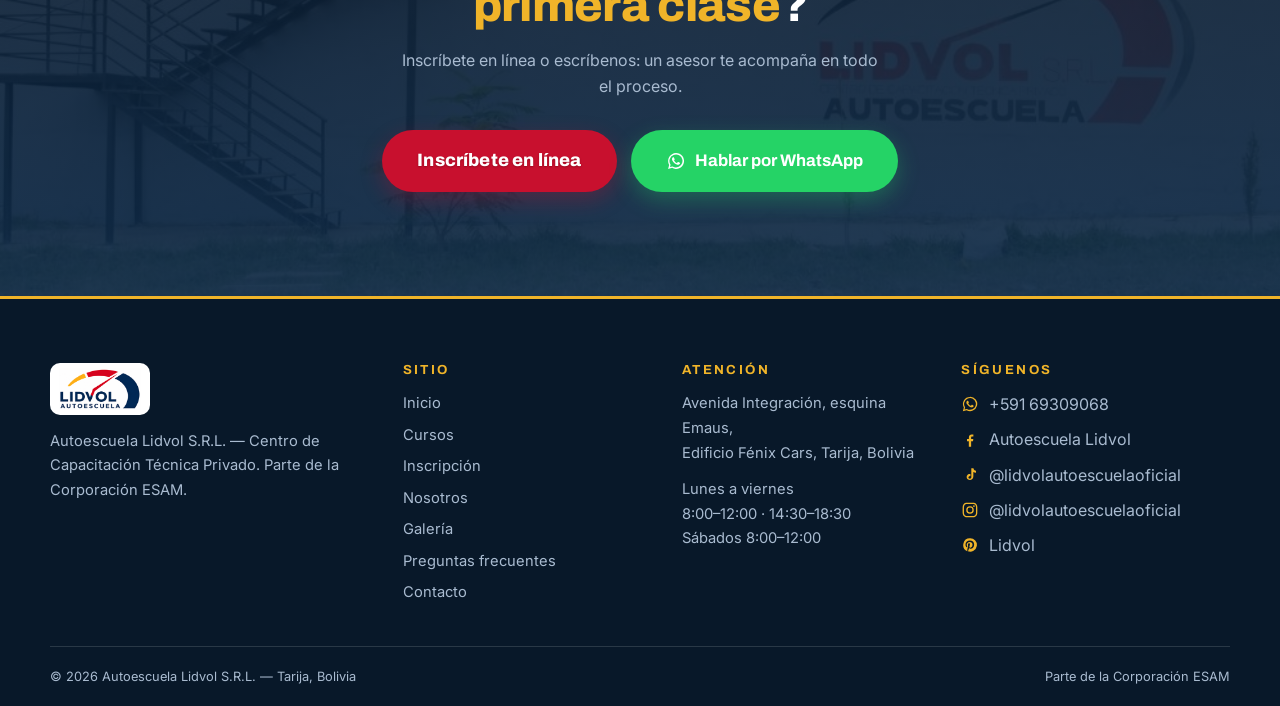
<file: contacto.html>
<!DOCTYPE html>
<html lang="es-BO" class="no-js">
<head>
  <meta charset="UTF-8">
  <meta name="viewport" content="width=device-width, initial-scale=1.0">
  <title>Contacto | Autoescuela Lidvol Tarija — dirección, WhatsApp y horarios</title>
  <meta name="description" content="Visítanos en Avenida Integración esquina Emaus, Edificio Fénix Cars, Tarija. Atención de lunes a viernes de 8:00 a 12:00 y de 14:30 a 18:30, y sábados de 8:00 a 12:00. WhatsApp +591 69309068.">
  <meta property="og:title" content="Contacto — Autoescuela Lidvol Tarija">
  <meta property="og:description" content="Dirección, mapa, WhatsApp, horarios y redes sociales de Autoescuela Lidvol.">
  <meta property="og:type" content="website">
  <meta property="og:image" content="assets/img/fachada-mural.jpg">
  <meta property="og:locale" content="es_BO">
  <link rel="icon" type="image/png" href="assets/img/favicon.png">
  <link rel="preconnect" href="https://fonts.googleapis.com">
  <link rel="preconnect" href="https://fonts.gstatic.com" crossorigin>
  <link rel="stylesheet" href="https://fonts.googleapis.com/css2?family=Archivo:wght@500;600;700;800&family=Inter:wght@400;500;600&display=swap">
  <link rel="stylesheet" href="styles.css?v=20260804">
  <script type="application/ld+json">
  {
    "@context": "https://schema.org",
    "@type": "DrivingSchool",
    "name": "Autoescuela Lidvol S.R.L.",
    "description": "Centro de Capacitación Técnica Privado. Escuela de conducción y formación técnica automotriz en Tarija, Bolivia.",
    "address": {
      "@type": "PostalAddress",
      "streetAddress": "Avenida Integración, esquina Emaus, Edificio Fénix Cars",
      "addressLocality": "Tarija",
      "addressCountry": "BO"
    },
    "telephone": "+59169309068",
    "openingHours": ["Mo-Fr 08:00-12:00", "Mo-Fr 14:30-18:30", "Sa 08:00-12:00"],
    "parentOrganization": { "@type": "Organization", "name": "Corporación ESAM" }
  }
  </script>
</head>
<body data-page="contacto">

  <a class="skip-link" href="#contenido">Saltar al contenido</a>

  <!-- ============================ NAV ============================ -->
  <header class="nav" data-nav>
    <div class="nav__inner">
      <a class="nav__brand" href="index.html" aria-label="Autoescuela Lidvol — Inicio">
        <img class="nav__logo" src="assets/img/logo-lidvol.png" alt="Logo de Autoescuela Lidvol" width="260" height="133">
        <span class="nav__brand-txt">
          LIDVOL
          <small>Autoescuela · Tarija</small>
        </span>
      </a>

      <ul class="nav__links">
        <li><a href="index.html">Inicio</a></li>
        <li><a href="cursos.html">Cursos</a></li>
        <li><a href="nosotros.html">Nosotros</a></li>
        <li><a href="galeria.html">Galería</a></li>
        <li><a href="preguntas-frecuentes.html">Preguntas</a></li>
        <li><a href="contacto.html" aria-current="page">Contacto</a></li>
      </ul>

      <div class="nav__socials" aria-label="Redes sociales">
        <a href="https://www.facebook.com/share/18v52NrKSS/" target="_blank" rel="noopener" aria-label="Facebook: Autoescuela Lidvol">
          <svg viewBox="0 0 24 24" fill="currentColor" aria-hidden="true"><path d="M13.5 21v-7.4h2.5l.4-2.9h-2.9V8.8c0-.84.23-1.41 1.44-1.41h1.54V4.8c-.27-.04-1.18-.11-2.24-.11-2.22 0-3.74 1.35-3.74 3.84v2.14H8v2.9h2.45V21h3.05Z"/></svg>
        </a>
        <a href="https://www.tiktok.com/@lidvolautoescuelaoficial" target="_blank" rel="noopener" aria-label="TikTok: @lidvolautoescuelaoficial">
          <svg viewBox="0 0 24 24" fill="currentColor" aria-hidden="true"><path d="M16.6 3c.35 1.86 1.5 3.1 3.4 3.33v2.72c-1.28.05-2.4-.32-3.55-1.06v5.62c0 4.4-4.05 6.17-6.94 4.5-2.9-1.68-2.6-6.5 1.36-7.35.5-.1 1.2-.12 1.7-.03v2.82c-.4-.1-.8-.14-1.2-.05-1.36.3-1.9 1.9-1.06 2.94.77.96 2.5.85 3.15-.32.2-.36.28-.8.28-1.24V3h2.86Z"/></svg>
        </a>
        <a href="https://www.instagram.com/lidvolautoescuelaoficial?igsh=MnQ4dWZoNGxzc2Yw" target="_blank" rel="noopener" aria-label="Instagram: @lidvolautoescuelaoficial">
          <svg viewBox="0 0 24 24" fill="currentColor" aria-hidden="true"><path d="M12 2.2c-2.67 0-3 .01-4.05.06-1.05.05-1.76.21-2.39.46a4.8 4.8 0 0 0-1.74 1.13A4.8 4.8 0 0 0 2.69 5.6c-.25.62-.41 1.34-.46 2.38-.05 1.05-.07 1.39-.07 4.02s.02 2.97.07 4.02c.05 1.04.21 1.76.46 2.38.26.65.6 1.19 1.13 1.72.53.53 1.08.88 1.72 1.13.63.24 1.35.41 2.39.46 1.05.05 1.38.06 4.05.06s3-.01 4.05-.06c1.04-.05 1.76-.22 2.39-.46a4.8 4.8 0 0 0 1.72-1.13 4.8 4.8 0 0 0 1.13-1.72c.24-.62.41-1.34.46-2.38.05-1.05.06-1.39.06-4.02s-.01-2.97-.06-4.02c-.05-1.04-.22-1.76-.46-2.38a4.8 4.8 0 0 0-1.13-1.74 4.8 4.8 0 0 0-1.72-1.12c-.63-.25-1.35-.41-2.39-.46-1.05-.05-1.38-.06-4.05-.06Zm0 1.76c2.62 0 2.93.01 3.96.06.96.04 1.48.2 1.82.34.46.18.79.39 1.13.74.35.34.56.67.74 1.13.13.34.3.86.34 1.82.05 1.03.06 1.34.06 3.95s-.01 2.92-.06 3.95c-.04.96-.21 1.48-.34 1.82-.18.46-.39.79-.74 1.13a3.04 3.04 0 0 1-1.13.74c-.34.13-.86.3-1.82.34-1.03.05-1.34.06-3.96.06s-2.93-.01-3.96-.06c-.96-.04-1.48-.21-1.82-.34a3.04 3.04 0 0 1-1.13-.74 3.04 3.04 0 0 1-.74-1.13c-.13-.34-.3-.86-.34-1.82-.05-1.03-.06-1.34-.06-3.95s.01-2.92.06-3.95c.04-.96.21-1.48.34-1.82.18-.46.39-.79.74-1.13.34-.35.67-.56 1.13-.74.34-.14.86-.3 1.82-.34 1.03-.05 1.34-.06 3.96-.06Zm0 3a5.04 5.04 0 1 0 0 10.08A5.04 5.04 0 0 0 12 6.96Zm0 8.32a3.28 3.28 0 1 1 0-6.56 3.28 3.28 0 0 1 0 6.56Zm6.41-8.52a1.18 1.18 0 1 1-2.36 0 1.18 1.18 0 0 1 2.36 0Z"/></svg>
        </a>
        <a href="https://pin.it/5EhYht23X" target="_blank" rel="noopener" aria-label="Pinterest: Lidvol">
          <svg viewBox="0 0 24 24" fill="currentColor" aria-hidden="true"><path d="M12 3a9 9 0 0 0-3.55 17.27c-.06-.72-.1-1.83.02-2.62l1.05-4.44s-.27-.53-.27-1.32c0-1.24.72-2.17 1.61-2.17.76 0 1.13.57 1.13 1.26 0 .76-.49 1.9-.74 2.96-.21.89.44 1.6 1.32 1.6 1.58 0 2.79-1.66 2.79-4.07 0-2.13-1.53-3.61-3.71-3.61-2.53 0-4.01 1.9-4.01 3.86 0 .76.29 1.58.66 2.03.07.09.08.17.06.26l-.24.99c-.04.16-.13.2-.29.12-1.13-.53-1.83-2.17-1.83-3.5 0-2.84 2.07-5.46 5.96-5.46 3.13 0 5.56 2.23 5.56 5.21 0 3.11-1.96 5.61-4.68 5.61-.91 0-1.77-.47-2.07-1.03l-.56 2.14c-.2.78-.75 1.76-1.12 2.36A9 9 0 1 0 12 3Z"/></svg>
        </a>
      </div>

      <a class="btn btn--primary nav__cta" href="inscripcion.html">Inscríbete</a>

      <button class="nav__burger" data-burger aria-expanded="false" aria-controls="menu-movil" aria-label="Abrir menú">
        <span class="nav__burger-lineas"><span></span><span></span><span></span></span>
        <span class="nav__burger-txt">Menú</span>
      </button>
    </div>
  </header>

  <!-- Menú móvil -->
  <nav class="nav__panel" id="menu-movil" data-nav-panel aria-label="Menú principal">
    <ul>
      <li><a href="index.html">Inicio</a></li>
      <li><a href="cursos.html">Cursos</a></li>
      <li><a href="nosotros.html">Nosotros</a></li>
      <li><a href="galeria.html">Galería</a></li>
      <li><a href="preguntas-frecuentes.html">Preguntas frecuentes</a></li>
      <li><a href="contacto.html" aria-current="page">Contacto</a></li>
    </ul>
    <a class="btn btn--primary" href="inscripcion.html">Inscríbete hoy</a>
    <div class="nav__panel-socials">
      <a href="https://wa.me/59169309068" target="_blank" rel="noopener" aria-label="WhatsApp: +591 69309068">
        <svg viewBox="0 0 24 24" fill="currentColor" aria-hidden="true"><path d="M12 2.5A9.5 9.5 0 0 0 3.8 16.74L2.5 21.5l4.88-1.28A9.5 9.5 0 1 0 12 2.5Zm0 17.3c-1.44 0-2.85-.4-4.07-1.13l-.29-.17-2.9.76.78-2.82-.19-.3a7.85 7.85 0 1 1 6.67 3.66Zm4.3-5.88c-.24-.12-1.4-.69-1.61-.77-.22-.08-.38-.12-.53.12-.16.24-.61.77-.75.93-.14.16-.28.18-.51.06-.24-.12-1-.37-1.9-1.17-.7-.63-1.18-1.4-1.31-1.64-.14-.24-.02-.37.1-.49.11-.11.24-.28.36-.42.12-.14.16-.24.24-.4.08-.16.04-.3-.02-.42-.06-.12-.53-1.28-.73-1.75-.19-.46-.39-.4-.53-.4-.14-.01-.3-.01-.45-.01-.16 0-.42.06-.64.3-.22.24-.83.81-.83 1.98 0 1.17.85 2.3.97 2.46.12.16 1.68 2.56 4.06 3.59.57.24 1.01.39 1.36.5.57.18 1.09.16 1.5.1.46-.07 1.4-.57 1.6-1.13.2-.55.2-1.02.14-1.12-.06-.1-.22-.16-.46-.28Z"/></svg>
      </a>
      <a href="https://www.facebook.com/share/18v52NrKSS/" target="_blank" rel="noopener" aria-label="Facebook: Autoescuela Lidvol">
        <svg viewBox="0 0 24 24" fill="currentColor" aria-hidden="true"><path d="M13.5 21v-7.4h2.5l.4-2.9h-2.9V8.8c0-.84.23-1.41 1.44-1.41h1.54V4.8c-.27-.04-1.18-.11-2.24-.11-2.22 0-3.74 1.35-3.74 3.84v2.14H8v2.9h2.45V21h3.05Z"/></svg>
      </a>
      <a href="https://www.tiktok.com/@lidvolautoescuelaoficial" target="_blank" rel="noopener" aria-label="TikTok: @lidvolautoescuelaoficial">
        <svg viewBox="0 0 24 24" fill="currentColor" aria-hidden="true"><path d="M16.6 3c.35 1.86 1.5 3.1 3.4 3.33v2.72c-1.28.05-2.4-.32-3.55-1.06v5.62c0 4.4-4.05 6.17-6.94 4.5-2.9-1.68-2.6-6.5 1.36-7.35.5-.1 1.2-.12 1.7-.03v2.82c-.4-.1-.8-.14-1.2-.05-1.36.3-1.9 1.9-1.06 2.94.77.96 2.5.85 3.15-.32.2-.36.28-.8.28-1.24V3h2.86Z"/></svg>
      </a>
      <a href="https://www.instagram.com/lidvolautoescuelaoficial?igsh=MnQ4dWZoNGxzc2Yw" target="_blank" rel="noopener" aria-label="Instagram: @lidvolautoescuelaoficial">
        <svg viewBox="0 0 24 24" fill="currentColor" aria-hidden="true"><path d="M12 2.2c-2.67 0-3 .01-4.05.06-1.05.05-1.76.21-2.39.46a4.8 4.8 0 0 0-1.74 1.13A4.8 4.8 0 0 0 2.69 5.6c-.25.62-.41 1.34-.46 2.38-.05 1.05-.07 1.39-.07 4.02s.02 2.97.07 4.02c.05 1.04.21 1.76.46 2.38.26.65.6 1.19 1.13 1.72.53.53 1.08.88 1.72 1.13.63.24 1.35.41 2.39.46 1.05.05 1.38.06 4.05.06s3-.01 4.05-.06c1.04-.05 1.76-.22 2.39-.46a4.8 4.8 0 0 0 1.72-1.13 4.8 4.8 0 0 0 1.13-1.72c.24-.62.41-1.34.46-2.38.05-1.05.06-1.39.06-4.02s-.01-2.97-.06-4.02c-.05-1.04-.22-1.76-.46-2.38a4.8 4.8 0 0 0-1.13-1.74 4.8 4.8 0 0 0-1.72-1.12c-.63-.25-1.35-.41-2.39-.46-1.05-.05-1.38-.06-4.05-.06Zm0 1.76c2.62 0 2.93.01 3.96.06.96.04 1.48.2 1.82.34.46.18.79.39 1.13.74.35.34.56.67.74 1.13.13.34.3.86.34 1.82.05 1.03.06 1.34.06 3.95s-.01 2.92-.06 3.95c-.04.96-.21 1.48-.34 1.82-.18.46-.39.79-.74 1.13a3.04 3.04 0 0 1-1.13.74c-.34.13-.86.3-1.82.34-1.03.05-1.34.06-3.96.06s-2.93-.01-3.96-.06c-.96-.04-1.48-.21-1.82-.34a3.04 3.04 0 0 1-1.13-.74 3.04 3.04 0 0 1-.74-1.13c-.13-.34-.3-.86-.34-1.82-.05-1.03-.06-1.34-.06-3.95s.01-2.92.06-3.95c.04-.96.21-1.48.34-1.82.18-.46.39-.79.74-1.13.34-.35.67-.56 1.13-.74.34-.14.86-.3 1.82-.34 1.03-.05 1.34-.06 3.96-.06Zm0 3a5.04 5.04 0 1 0 0 10.08A5.04 5.04 0 0 0 12 6.96Zm0 8.32a3.28 3.28 0 1 1 0-6.56 3.28 3.28 0 0 1 0 6.56Zm6.41-8.52a1.18 1.18 0 1 1-2.36 0 1.18 1.18 0 0 1 2.36 0Z"/></svg>
      </a>
      <a href="https://pin.it/5EhYht23X" target="_blank" rel="noopener" aria-label="Pinterest: Lidvol">
        <svg viewBox="0 0 24 24" fill="currentColor" aria-hidden="true"><path d="M12 3a9 9 0 0 0-3.55 17.27c-.06-.72-.1-1.83.02-2.62l1.05-4.44s-.27-.53-.27-1.32c0-1.24.72-2.17 1.61-2.17.76 0 1.13.57 1.13 1.26 0 .76-.49 1.9-.74 2.96-.21.89.44 1.6 1.32 1.6 1.58 0 2.79-1.66 2.79-4.07 0-2.13-1.53-3.61-3.71-3.61-2.53 0-4.01 1.9-4.01 3.86 0 .76.29 1.58.66 2.03.07.09.08.17.06.26l-.24.99c-.04.16-.13.2-.29.12-1.13-.53-1.83-2.17-1.83-3.5 0-2.84 2.07-5.46 5.96-5.46 3.13 0 5.56 2.23 5.56 5.21 0 3.11-1.96 5.61-4.68 5.61-.91 0-1.77-.47-2.07-1.03l-.56 2.14c-.2.78-.75 1.76-1.12 2.36A9 9 0 1 0 12 3Z"/></svg>
      </a>
    </div>
  </nav>

  <main id="contenido">

    <!-- ============================ PAGE HERO ============================ -->
    <section class="page-hero page-hero--photo">
      <div class="page-hero__bg" aria-hidden="true">
        <img src="assets/img/hall-ingreso.jpg" alt="" fetchpriority="high" loading="eager">
      </div>
      <div class="container">
        <p class="kicker reveal">Contacto</p>
        <h1 class="reveal" style="--rd:.08s">Ven a conocernos, o escríbenos</h1>
        <p class="lead reveal" style="--rd:.16s">
          Estamos en la Avenida Integración, en el Edificio Fénix Cars.
          Y en WhatsApp, a un mensaje de distancia.
        </p>
      </div>
    </section>

    <!-- ============================ CONTACTO ============================ -->
    <section class="section" aria-label="Datos de contacto">
      <div class="container contact-grid">

        <div class="contact-card reveal">
          <div class="contact-item">
            <div class="contact-item__icon" aria-hidden="true">
              <svg viewBox="0 0 24 24" fill="none" stroke="currentColor" stroke-width="1.9" stroke-linecap="round" stroke-linejoin="round"><path d="M12 21s-7-5.5-7-11a7 7 0 0 1 14 0c0 5.5-7 11-7 11Z"/><circle cx="12" cy="10" r="2.6"/></svg>
            </div>
            <div>
              <b>Dirección</b>
              <address>
                Avenida Integración, esquina Emaus,<br>
                Edificio Fénix Cars, Tarija, Bolivia
              </address>
            </div>
          </div>

          <div class="contact-item">
            <div class="contact-item__icon" aria-hidden="true">
              <svg viewBox="0 0 24 24" fill="none" stroke="currentColor" stroke-width="1.9" stroke-linecap="round" stroke-linejoin="round"><path d="M21 11.5a8.5 8.5 0 0 1-12.3 7.6L3 21l1.9-5.7A8.5 8.5 0 1 1 21 11.5Z"/><path d="M9 10h.01M12 10h.01M15 10h.01"/></svg>
            </div>
            <div>
              <b>WhatsApp oficial</b>
              <p><a href="https://wa.me/59169309068?text=Hola%20Lidvol%20%F0%9F%91%8B%20Quiero%20comunicarme%20con%20un%20asesor." target="_blank" rel="noopener">+591 69309068</a> — respondemos rápido, también fines de semana.</p>
            </div>
          </div>

          <div class="contact-item">
            <div class="contact-item__icon" aria-hidden="true">
              <svg viewBox="0 0 24 24" fill="none" stroke="currentColor" stroke-width="1.9" stroke-linecap="round" stroke-linejoin="round"><circle cx="12" cy="12" r="9"/><path d="M12 7v5l3.5 2"/></svg>
            </div>
            <div style="flex:1">
              <b>Horarios de atención</b>
              <table class="hours-table" style="margin-top:.5rem">
                <tr><td>Lunes a viernes (mañana)</td><td>8:00 – 12:00</td></tr>
                <tr><td>Lunes a viernes (tarde)</td><td>14:30 – 18:30</td></tr>
                <tr><td>Sábados</td><td>8:00 – 12:00</td></tr>
                <tr><td>Domingos</td><td>Prácticas con reserva previa</td></tr>
              </table>
            </div>
          </div>

        </div>

        <div class="reveal" style="--rd:.1s">
          <div class="map-frame">
            <iframe title="Mapa: Autoescuela Lidvol en Tarija" src="https://www.google.com/maps?q=Avenida+Integraci%C3%B3n+esquina+Emaus,+Tarija,+Bolivia&output=embed" loading="lazy" referrerpolicy="no-referrer-when-downgrade" allowfullscreen></iframe>
          </div>
          <div class="note-box" style="margin-top:1rem">
            <b>Un dato:</b> estamos en el Edificio Fénix Cars — el mismo taller donde nuestros
            alumnos de mecánica y electricidad hacen sus pasantías.
          </div>
        </div>
      </div>

      <div class="container" style="margin-top:clamp(2rem,5vw,3rem)">
        <h2 class="reveal" style="font-size:1.25rem; color:var(--navy); margin-bottom:1rem">Nuestras redes</h2>
        <div class="reveal" style="--rd:.06s">
<div class="social-row social-row--wide">
            <a href="https://wa.me/59169309068" target="_blank" rel="noopener">
            <svg viewBox="0 0 24 24" fill="currentColor" aria-hidden="true"><path d="M12 2.5A9.5 9.5 0 0 0 3.8 16.74L2.5 21.5l4.88-1.28A9.5 9.5 0 1 0 12 2.5Zm0 17.3c-1.44 0-2.85-.4-4.07-1.13l-.29-.17-2.9.76.78-2.82-.19-.3a7.85 7.85 0 1 1 6.67 3.66Zm4.3-5.88c-.24-.12-1.4-.69-1.61-.77-.22-.08-.38-.12-.53.12-.16.24-.61.77-.75.93-.14.16-.28.18-.51.06-.24-.12-1-.37-1.9-1.17-.7-.63-1.18-1.4-1.31-1.64-.14-.24-.02-.37.1-.49.11-.11.24-.28.36-.42.12-.14.16-.24.24-.4.08-.16.04-.3-.02-.42-.06-.12-.53-1.28-.73-1.75-.19-.46-.39-.4-.53-.4-.14-.01-.3-.01-.45-.01-.16 0-.42.06-.64.3-.22.24-.83.81-.83 1.98 0 1.17.85 2.3.97 2.46.12.16 1.68 2.56 4.06 3.59.57.24 1.01.39 1.36.5.57.18 1.09.16 1.5.1.46-.07 1.4-.57 1.6-1.13.2-.55.2-1.02.14-1.12-.06-.1-.22-.16-.46-.28Z"/></svg>
            +591 69309068 <small>Abrir</small>
            </a>
            <a href="https://www.facebook.com/share/18v52NrKSS/" target="_blank" rel="noopener">
            <svg viewBox="0 0 24 24" fill="currentColor" aria-hidden="true"><path d="M13.5 21v-7.4h2.5l.4-2.9h-2.9V8.8c0-.84.23-1.41 1.44-1.41h1.54V4.8c-.27-.04-1.18-.11-2.24-.11-2.22 0-3.74 1.35-3.74 3.84v2.14H8v2.9h2.45V21h3.05Z"/></svg>
            Autoescuela Lidvol <small>Abrir</small>
            </a>
            <a href="https://www.tiktok.com/@lidvolautoescuelaoficial" target="_blank" rel="noopener">
            <svg viewBox="0 0 24 24" fill="currentColor" aria-hidden="true"><path d="M16.6 3c.35 1.86 1.5 3.1 3.4 3.33v2.72c-1.28.05-2.4-.32-3.55-1.06v5.62c0 4.4-4.05 6.17-6.94 4.5-2.9-1.68-2.6-6.5 1.36-7.35.5-.1 1.2-.12 1.7-.03v2.82c-.4-.1-.8-.14-1.2-.05-1.36.3-1.9 1.9-1.06 2.94.77.96 2.5.85 3.15-.32.2-.36.28-.8.28-1.24V3h2.86Z"/></svg>
            @lidvolautoescuelaoficial <small>Abrir</small>
            </a>
            <a href="https://www.instagram.com/lidvolautoescuelaoficial?igsh=MnQ4dWZoNGxzc2Yw" target="_blank" rel="noopener">
            <svg viewBox="0 0 24 24" fill="currentColor" aria-hidden="true"><path d="M12 2.2c-2.67 0-3 .01-4.05.06-1.05.05-1.76.21-2.39.46a4.8 4.8 0 0 0-1.74 1.13A4.8 4.8 0 0 0 2.69 5.6c-.25.62-.41 1.34-.46 2.38-.05 1.05-.07 1.39-.07 4.02s.02 2.97.07 4.02c.05 1.04.21 1.76.46 2.38.26.65.6 1.19 1.13 1.72.53.53 1.08.88 1.72 1.13.63.24 1.35.41 2.39.46 1.05.05 1.38.06 4.05.06s3-.01 4.05-.06c1.04-.05 1.76-.22 2.39-.46a4.8 4.8 0 0 0 1.72-1.13 4.8 4.8 0 0 0 1.13-1.72c.24-.62.41-1.34.46-2.38.05-1.05.06-1.39.06-4.02s-.01-2.97-.06-4.02c-.05-1.04-.22-1.76-.46-2.38a4.8 4.8 0 0 0-1.13-1.74 4.8 4.8 0 0 0-1.72-1.12c-.63-.25-1.35-.41-2.39-.46-1.05-.05-1.38-.06-4.05-.06Zm0 1.76c2.62 0 2.93.01 3.96.06.96.04 1.48.2 1.82.34.46.18.79.39 1.13.74.35.34.56.67.74 1.13.13.34.3.86.34 1.82.05 1.03.06 1.34.06 3.95s-.01 2.92-.06 3.95c-.04.96-.21 1.48-.34 1.82-.18.46-.39.79-.74 1.13a3.04 3.04 0 0 1-1.13.74c-.34.13-.86.3-1.82.34-1.03.05-1.34.06-3.96.06s-2.93-.01-3.96-.06c-.96-.04-1.48-.21-1.82-.34a3.04 3.04 0 0 1-1.13-.74 3.04 3.04 0 0 1-.74-1.13c-.13-.34-.3-.86-.34-1.82-.05-1.03-.06-1.34-.06-3.95s.01-2.92.06-3.95c.04-.96.21-1.48.34-1.82.18-.46.39-.79.74-1.13.34-.35.67-.56 1.13-.74.34-.14.86-.3 1.82-.34 1.03-.05 1.34-.06 3.96-.06Zm0 3a5.04 5.04 0 1 0 0 10.08A5.04 5.04 0 0 0 12 6.96Zm0 8.32a3.28 3.28 0 1 1 0-6.56 3.28 3.28 0 0 1 0 6.56Zm6.41-8.52a1.18 1.18 0 1 1-2.36 0 1.18 1.18 0 0 1 2.36 0Z"/></svg>
            @lidvolautoescuelaoficial <small>Abrir</small>
            </a>
            <a href="https://pin.it/5EhYht23X" target="_blank" rel="noopener">
            <svg viewBox="0 0 24 24" fill="currentColor" aria-hidden="true"><path d="M12 3a9 9 0 0 0-3.55 17.27c-.06-.72-.1-1.83.02-2.62l1.05-4.44s-.27-.53-.27-1.32c0-1.24.72-2.17 1.61-2.17.76 0 1.13.57 1.13 1.26 0 .76-.49 1.9-.74 2.96-.21.89.44 1.6 1.32 1.6 1.58 0 2.79-1.66 2.79-4.07 0-2.13-1.53-3.61-3.71-3.61-2.53 0-4.01 1.9-4.01 3.86 0 .76.29 1.58.66 2.03.07.09.08.17.06.26l-.24.99c-.04.16-.13.2-.29.12-1.13-.53-1.83-2.17-1.83-3.5 0-2.84 2.07-5.46 5.96-5.46 3.13 0 5.56 2.23 5.56 5.21 0 3.11-1.96 5.61-4.68 5.61-.91 0-1.77-.47-2.07-1.03l-.56 2.14c-.2.78-.75 1.76-1.12 2.36A9 9 0 1 0 12 3Z"/></svg>
            Lidvol <small>Abrir</small>
            </a>
          </div>
        </div>
      </div>
    </section>

    <!-- ============================ CTA ============================ -->
    <section class="section cta-final on-dark" aria-label="Inscríbete">
      <div class="cta-final__bg" aria-hidden="true">
        <img src="assets/img/fachada-mural.jpg" alt="" loading="lazy" decoding="async">
      </div>
      <div class="container">
        <h2 class="reveal">¿Listo para tu <em>primera clase</em>?</h2>
        <p class="reveal" style="--rd:.08s">Inscríbete en línea o escríbenos: un asesor te acompaña en todo el proceso.</p>
        <div class="hero__actions reveal" style="--rd:.16s">
          <a class="btn btn--primary btn--lg" href="inscripcion.html">Inscríbete en línea</a>
          <a class="btn btn--wa btn--lg" href="https://wa.me/59169309068?text=Hola%20Lidvol%20%F0%9F%91%8B%20Quiero%20comunicarme%20con%20un%20asesor." target="_blank" rel="noopener">
            <svg viewBox="0 0 24 24" fill="currentColor" width="20" height="20" aria-hidden="true"><path d="M12 2.5A9.5 9.5 0 0 0 3.8 16.74L2.5 21.5l4.88-1.28A9.5 9.5 0 1 0 12 2.5Zm0 17.3c-1.44 0-2.85-.4-4.07-1.13l-.29-.17-2.9.76.78-2.82-.19-.3a7.85 7.85 0 1 1 6.67 3.66Zm4.3-5.88c-.24-.12-1.4-.69-1.61-.77-.22-.08-.38-.12-.53.12-.16.24-.61.77-.75.93-.14.16-.28.18-.51.06-.24-.12-1-.37-1.9-1.17-.7-.63-1.18-1.4-1.31-1.64-.14-.24-.02-.37.1-.49.11-.11.24-.28.36-.42.12-.14.16-.24.24-.4.08-.16.04-.3-.02-.42-.06-.12-.53-1.28-.73-1.75-.19-.46-.39-.4-.53-.4-.14-.01-.3-.01-.45-.01-.16 0-.42.06-.64.3-.22.24-.83.81-.83 1.98 0 1.17.85 2.3.97 2.46.12.16 1.68 2.56 4.06 3.59.57.24 1.01.39 1.36.5.57.18 1.09.16 1.5.1.46-.07 1.4-.57 1.6-1.13.2-.55.2-1.02.14-1.12-.06-.1-.22-.16-.46-.28Z"/></svg>
            Hablar por WhatsApp
          </a>
        </div>
      </div>
    </section>
  </main>

  <!-- ============================ FOOTER ============================ -->
  <footer class="footer">
    <div class="container">
      <div class="footer__grid">
        <div class="footer__brand">
          <img src="assets/img/logo-lidvol.png" alt="Logo de Autoescuela Lidvol" width="260" height="133" loading="lazy">
          <p>Autoescuela Lidvol S.R.L. — Centro de Capacitación Técnica Privado. Parte de la Corporación ESAM.</p>
        </div>

        <nav aria-label="Enlaces del sitio">
          <h4>Sitio</h4>
          <ul>
            <li><a href="index.html">Inicio</a></li>
            <li><a href="cursos.html">Cursos</a></li>
            <li><a href="inscripcion.html">Inscripción</a></li>
            <li><a href="nosotros.html">Nosotros</a></li>
            <li><a href="galeria.html">Galería</a></li>
            <li><a href="preguntas-frecuentes.html">Preguntas frecuentes</a></li>
            <li><a href="contacto.html">Contacto</a></li>
          </ul>
        </nav>

        <div>
          <h4>Atención</h4>
          <address>
            Avenida Integración, esquina Emaus,<br>
            Edificio Fénix Cars, Tarija, Bolivia
          </address>
          <p style="margin-top:.7rem">Lunes a viernes<br>8:00–12:00 · 14:30–18:30<br>Sábados 8:00–12:00</p>
        </div>

        <div>
          <h4>Síguenos</h4>
          <div class="footer__social">
            <a href="https://wa.me/59169309068" target="_blank" rel="noopener">
              <svg viewBox="0 0 24 24" fill="currentColor" aria-hidden="true"><path d="M12 2.5A9.5 9.5 0 0 0 3.8 16.74L2.5 21.5l4.88-1.28A9.5 9.5 0 1 0 12 2.5Zm0 17.3c-1.44 0-2.85-.4-4.07-1.13l-.29-.17-2.9.76.78-2.82-.19-.3a7.85 7.85 0 1 1 6.67 3.66Zm4.3-5.88c-.24-.12-1.4-.69-1.61-.77-.22-.08-.38-.12-.53.12-.16.24-.61.77-.75.93-.14.16-.28.18-.51.06-.24-.12-1-.37-1.9-1.17-.7-.63-1.18-1.4-1.31-1.64-.14-.24-.02-.37.1-.49.11-.11.24-.28.36-.42.12-.14.16-.24.24-.4.08-.16.04-.3-.02-.42-.06-.12-.53-1.28-.73-1.75-.19-.46-.39-.4-.53-.4-.14-.01-.3-.01-.45-.01-.16 0-.42.06-.64.3-.22.24-.83.81-.83 1.98 0 1.17.85 2.3.97 2.46.12.16 1.68 2.56 4.06 3.59.57.24 1.01.39 1.36.5.57.18 1.09.16 1.5.1.46-.07 1.4-.57 1.6-1.13.2-.55.2-1.02.14-1.12-.06-.1-.22-.16-.46-.28Z"/></svg>
              +591 69309068
            </a>
            <a href="https://www.facebook.com/share/18v52NrKSS/" target="_blank" rel="noopener">
              <svg viewBox="0 0 24 24" fill="currentColor" aria-hidden="true"><path d="M13.5 21v-7.4h2.5l.4-2.9h-2.9V8.8c0-.84.23-1.41 1.44-1.41h1.54V4.8c-.27-.04-1.18-.11-2.24-.11-2.22 0-3.74 1.35-3.74 3.84v2.14H8v2.9h2.45V21h3.05Z"/></svg>
              Autoescuela Lidvol
            </a>
            <a href="https://www.tiktok.com/@lidvolautoescuelaoficial" target="_blank" rel="noopener">
              <svg viewBox="0 0 24 24" fill="currentColor" aria-hidden="true"><path d="M16.6 3c.35 1.86 1.5 3.1 3.4 3.33v2.72c-1.28.05-2.4-.32-3.55-1.06v5.62c0 4.4-4.05 6.17-6.94 4.5-2.9-1.68-2.6-6.5 1.36-7.35.5-.1 1.2-.12 1.7-.03v2.82c-.4-.1-.8-.14-1.2-.05-1.36.3-1.9 1.9-1.06 2.94.77.96 2.5.85 3.15-.32.2-.36.28-.8.28-1.24V3h2.86Z"/></svg>
              @lidvolautoescuelaoficial
            </a>
            <a href="https://www.instagram.com/lidvolautoescuelaoficial?igsh=MnQ4dWZoNGxzc2Yw" target="_blank" rel="noopener">
              <svg viewBox="0 0 24 24" fill="currentColor" aria-hidden="true"><path d="M12 2.2c-2.67 0-3 .01-4.05.06-1.05.05-1.76.21-2.39.46a4.8 4.8 0 0 0-1.74 1.13A4.8 4.8 0 0 0 2.69 5.6c-.25.62-.41 1.34-.46 2.38-.05 1.05-.07 1.39-.07 4.02s.02 2.97.07 4.02c.05 1.04.21 1.76.46 2.38.26.65.6 1.19 1.13 1.72.53.53 1.08.88 1.72 1.13.63.24 1.35.41 2.39.46 1.05.05 1.38.06 4.05.06s3-.01 4.05-.06c1.04-.05 1.76-.22 2.39-.46a4.8 4.8 0 0 0 1.72-1.13 4.8 4.8 0 0 0 1.13-1.72c.24-.62.41-1.34.46-2.38.05-1.05.06-1.39.06-4.02s-.01-2.97-.06-4.02c-.05-1.04-.22-1.76-.46-2.38a4.8 4.8 0 0 0-1.13-1.74 4.8 4.8 0 0 0-1.72-1.12c-.63-.25-1.35-.41-2.39-.46-1.05-.05-1.38-.06-4.05-.06Zm0 1.76c2.62 0 2.93.01 3.96.06.96.04 1.48.2 1.82.34.46.18.79.39 1.13.74.35.34.56.67.74 1.13.13.34.3.86.34 1.82.05 1.03.06 1.34.06 3.95s-.01 2.92-.06 3.95c-.04.96-.21 1.48-.34 1.82-.18.46-.39.79-.74 1.13a3.04 3.04 0 0 1-1.13.74c-.34.13-.86.3-1.82.34-1.03.05-1.34.06-3.96.06s-2.93-.01-3.96-.06c-.96-.04-1.48-.21-1.82-.34a3.04 3.04 0 0 1-1.13-.74 3.04 3.04 0 0 1-.74-1.13c-.13-.34-.3-.86-.34-1.82-.05-1.03-.06-1.34-.06-3.95s.01-2.92.06-3.95c.04-.96.21-1.48.34-1.82.18-.46.39-.79.74-1.13.34-.35.67-.56 1.13-.74.34-.14.86-.3 1.82-.34 1.03-.05 1.34-.06 3.96-.06Zm0 3a5.04 5.04 0 1 0 0 10.08A5.04 5.04 0 0 0 12 6.96Zm0 8.32a3.28 3.28 0 1 1 0-6.56 3.28 3.28 0 0 1 0 6.56Zm6.41-8.52a1.18 1.18 0 1 1-2.36 0 1.18 1.18 0 0 1 2.36 0Z"/></svg>
              @lidvolautoescuelaoficial
            </a>
            <a href="https://pin.it/5EhYht23X" target="_blank" rel="noopener">
              <svg viewBox="0 0 24 24" fill="currentColor" aria-hidden="true"><path d="M12 3a9 9 0 0 0-3.55 17.27c-.06-.72-.1-1.83.02-2.62l1.05-4.44s-.27-.53-.27-1.32c0-1.24.72-2.17 1.61-2.17.76 0 1.13.57 1.13 1.26 0 .76-.49 1.9-.74 2.96-.21.89.44 1.6 1.32 1.6 1.58 0 2.79-1.66 2.79-4.07 0-2.13-1.53-3.61-3.71-3.61-2.53 0-4.01 1.9-4.01 3.86 0 .76.29 1.58.66 2.03.07.09.08.17.06.26l-.24.99c-.04.16-.13.2-.29.12-1.13-.53-1.83-2.17-1.83-3.5 0-2.84 2.07-5.46 5.96-5.46 3.13 0 5.56 2.23 5.56 5.21 0 3.11-1.96 5.61-4.68 5.61-.91 0-1.77-.47-2.07-1.03l-.56 2.14c-.2.78-.75 1.76-1.12 2.36A9 9 0 1 0 12 3Z"/></svg>
              Lidvol
            </a>
          </div>
        </div>
      </div>

      <div class="footer__bottom">
        <span>© <span data-year>2026</span> Autoescuela Lidvol S.R.L. — Tarija, Bolivia</span>
        <span>Parte de la Corporación ESAM</span>
      </div>
    </div>
  </footer>

  <!-- Botón flotante de WhatsApp -->
  <a class="wa-float" data-wa-float href="https://wa.me/59169309068" target="_blank" rel="noopener" aria-label="Escríbenos por WhatsApp">
    <svg viewBox="0 0 24 24" fill="currentColor" aria-hidden="true"><path d="M12 2.5A9.5 9.5 0 0 0 3.8 16.74L2.5 21.5l4.88-1.28A9.5 9.5 0 1 0 12 2.5Zm0 17.3c-1.44 0-2.85-.4-4.07-1.13l-.29-.17-2.9.76.78-2.82-.19-.3a7.85 7.85 0 1 1 6.67 3.66Zm4.3-5.88c-.24-.12-1.4-.69-1.61-.77-.22-.08-.38-.12-.53.12-.16.24-.61.77-.75.93-.14.16-.28.18-.51.06-.24-.12-1-.37-1.9-1.17-.7-.63-1.18-1.4-1.31-1.64-.14-.24-.02-.37.1-.49.11-.11.24-.28.36-.42.12-.14.16-.24.24-.4.08-.16.04-.3-.02-.42-.06-.12-.53-1.28-.73-1.75-.19-.46-.39-.4-.53-.4-.14-.01-.3-.01-.45-.01-.16 0-.42.06-.64.3-.22.24-.83.81-.83 1.98 0 1.17.85 2.3.97 2.46.12.16 1.68 2.56 4.06 3.59.57.24 1.01.39 1.36.5.57.18 1.09.16 1.5.1.46-.07 1.4-.57 1.6-1.13.2-.55.2-1.02.14-1.12-.06-.1-.22-.16-.46-.28Z"/></svg>
    <span class="wa-float__label">¿Dudas? Escríbenos</span>
  </a>

  <script defer src="lib/manifest.js?v=20260804"></script>
  <script defer src="lib/precios.js?v=20260804"></script>
  <script defer src="main.js?v=20260804"></script>
</body>
</html>
</file>
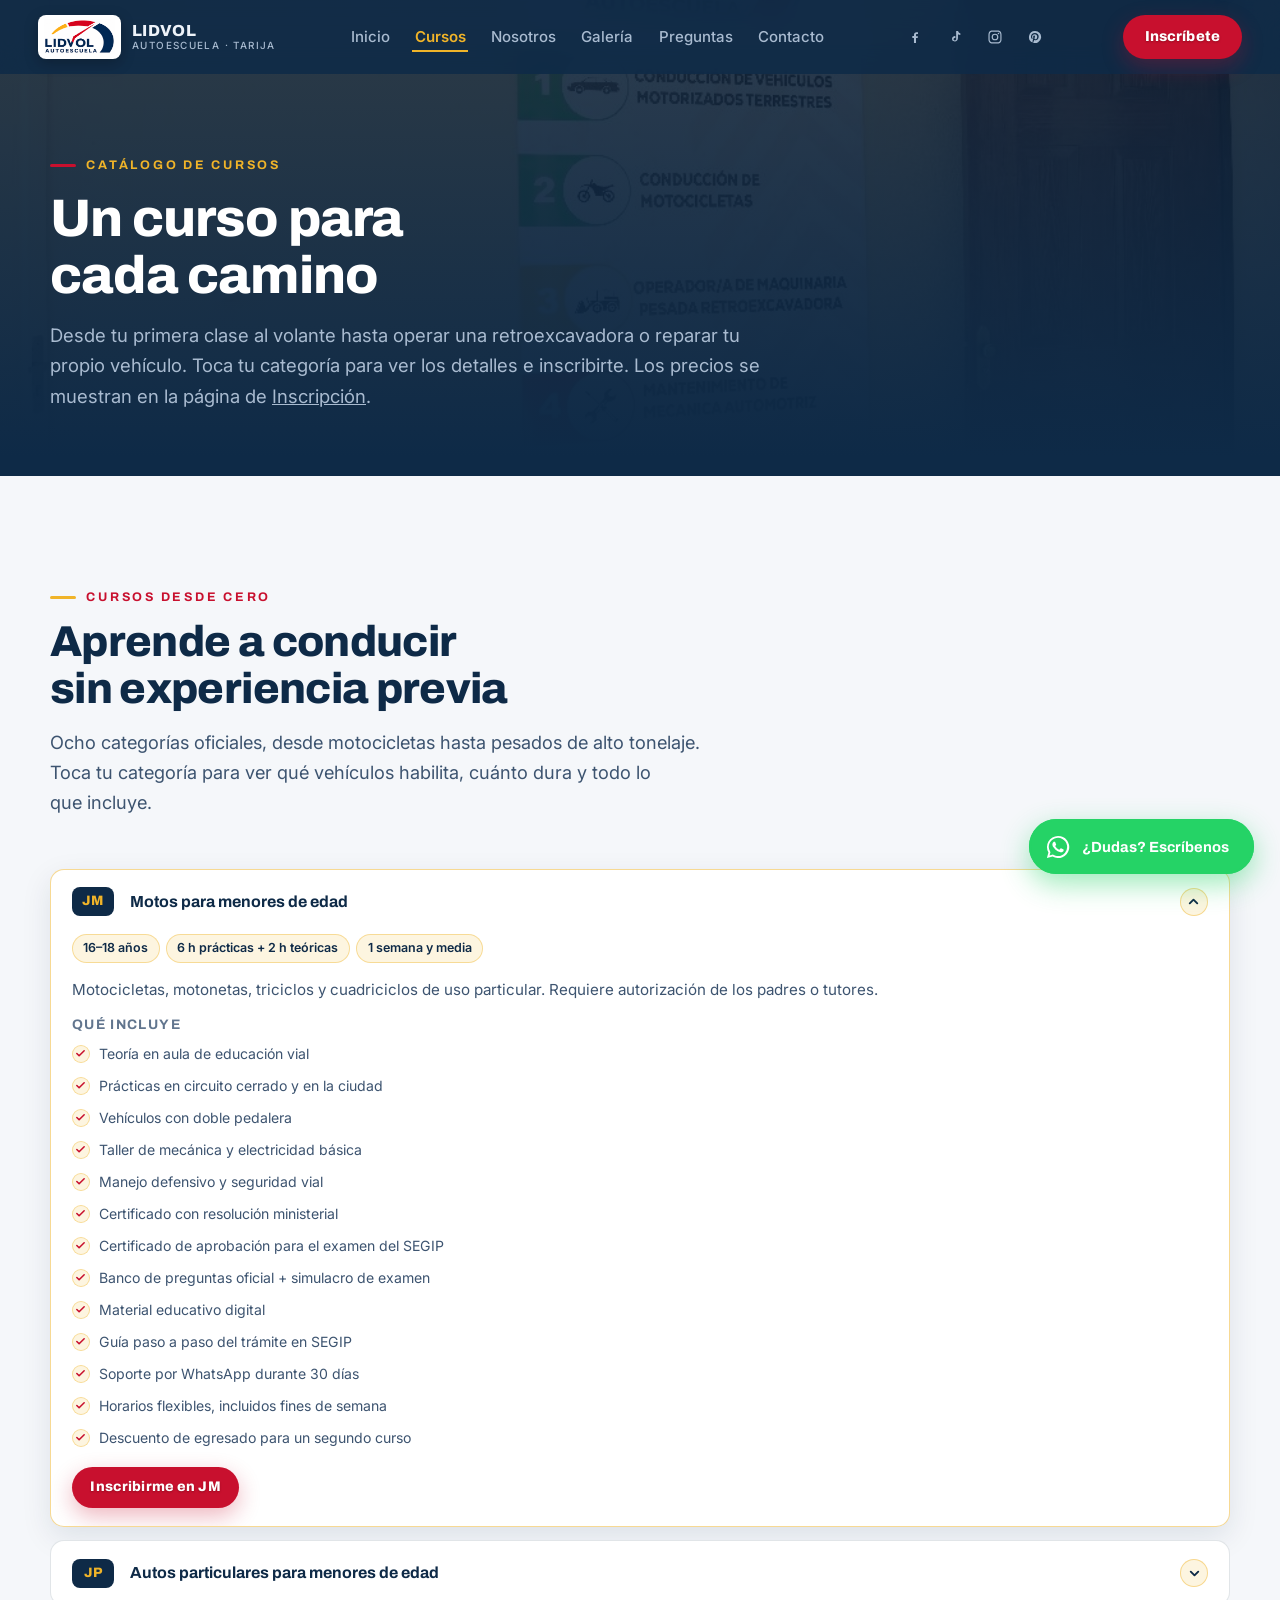
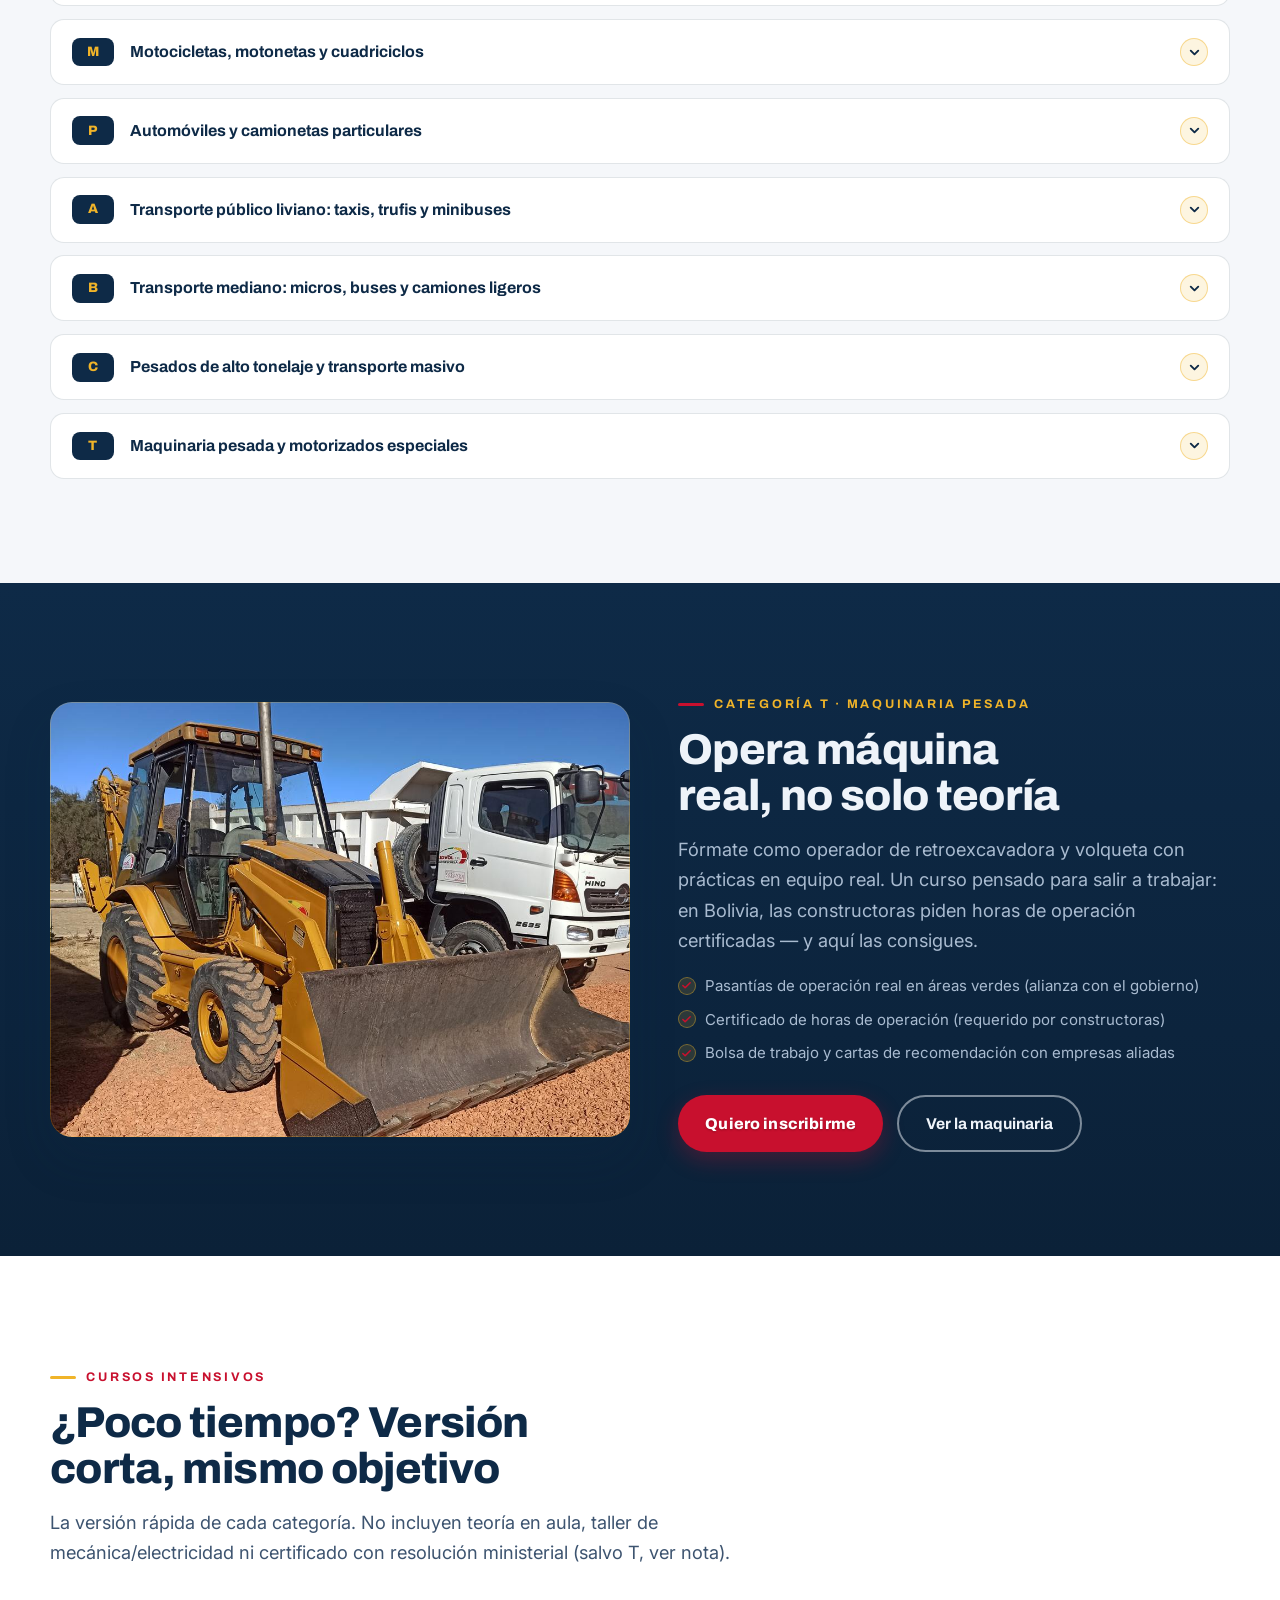
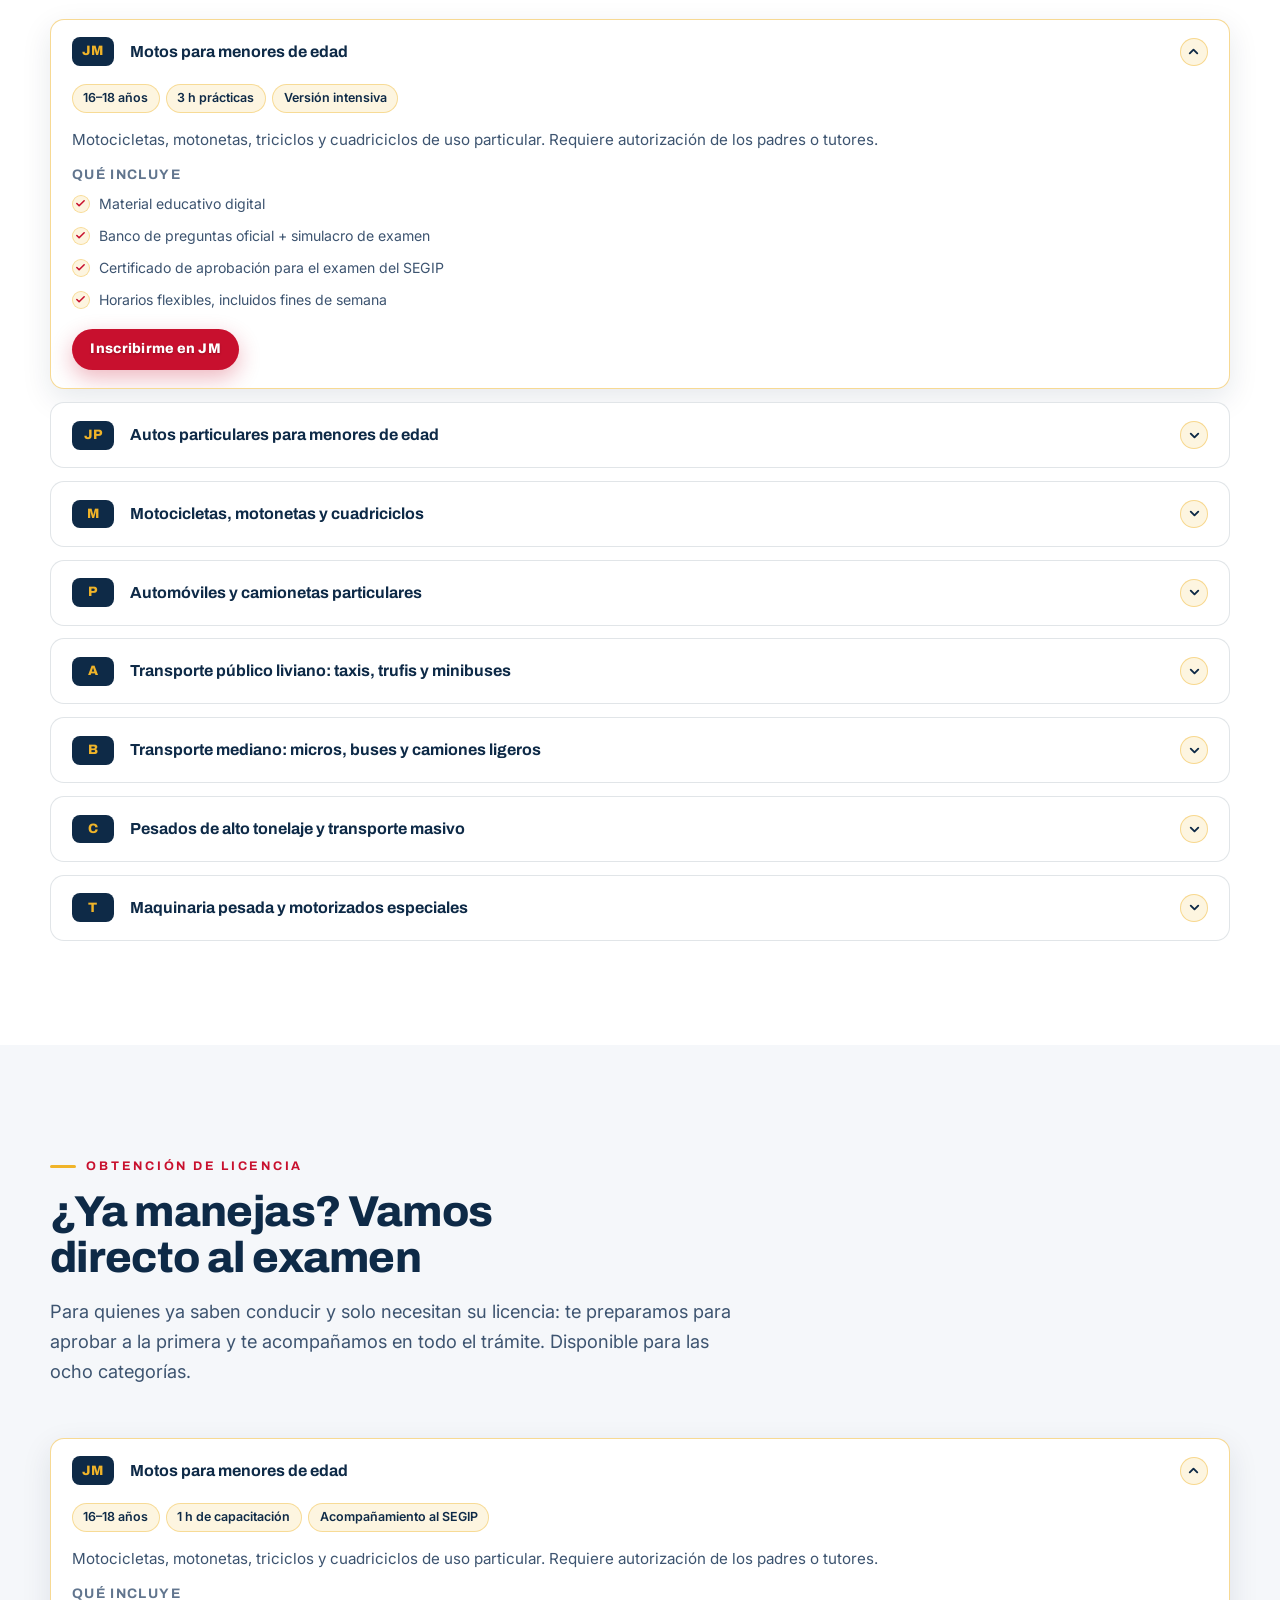
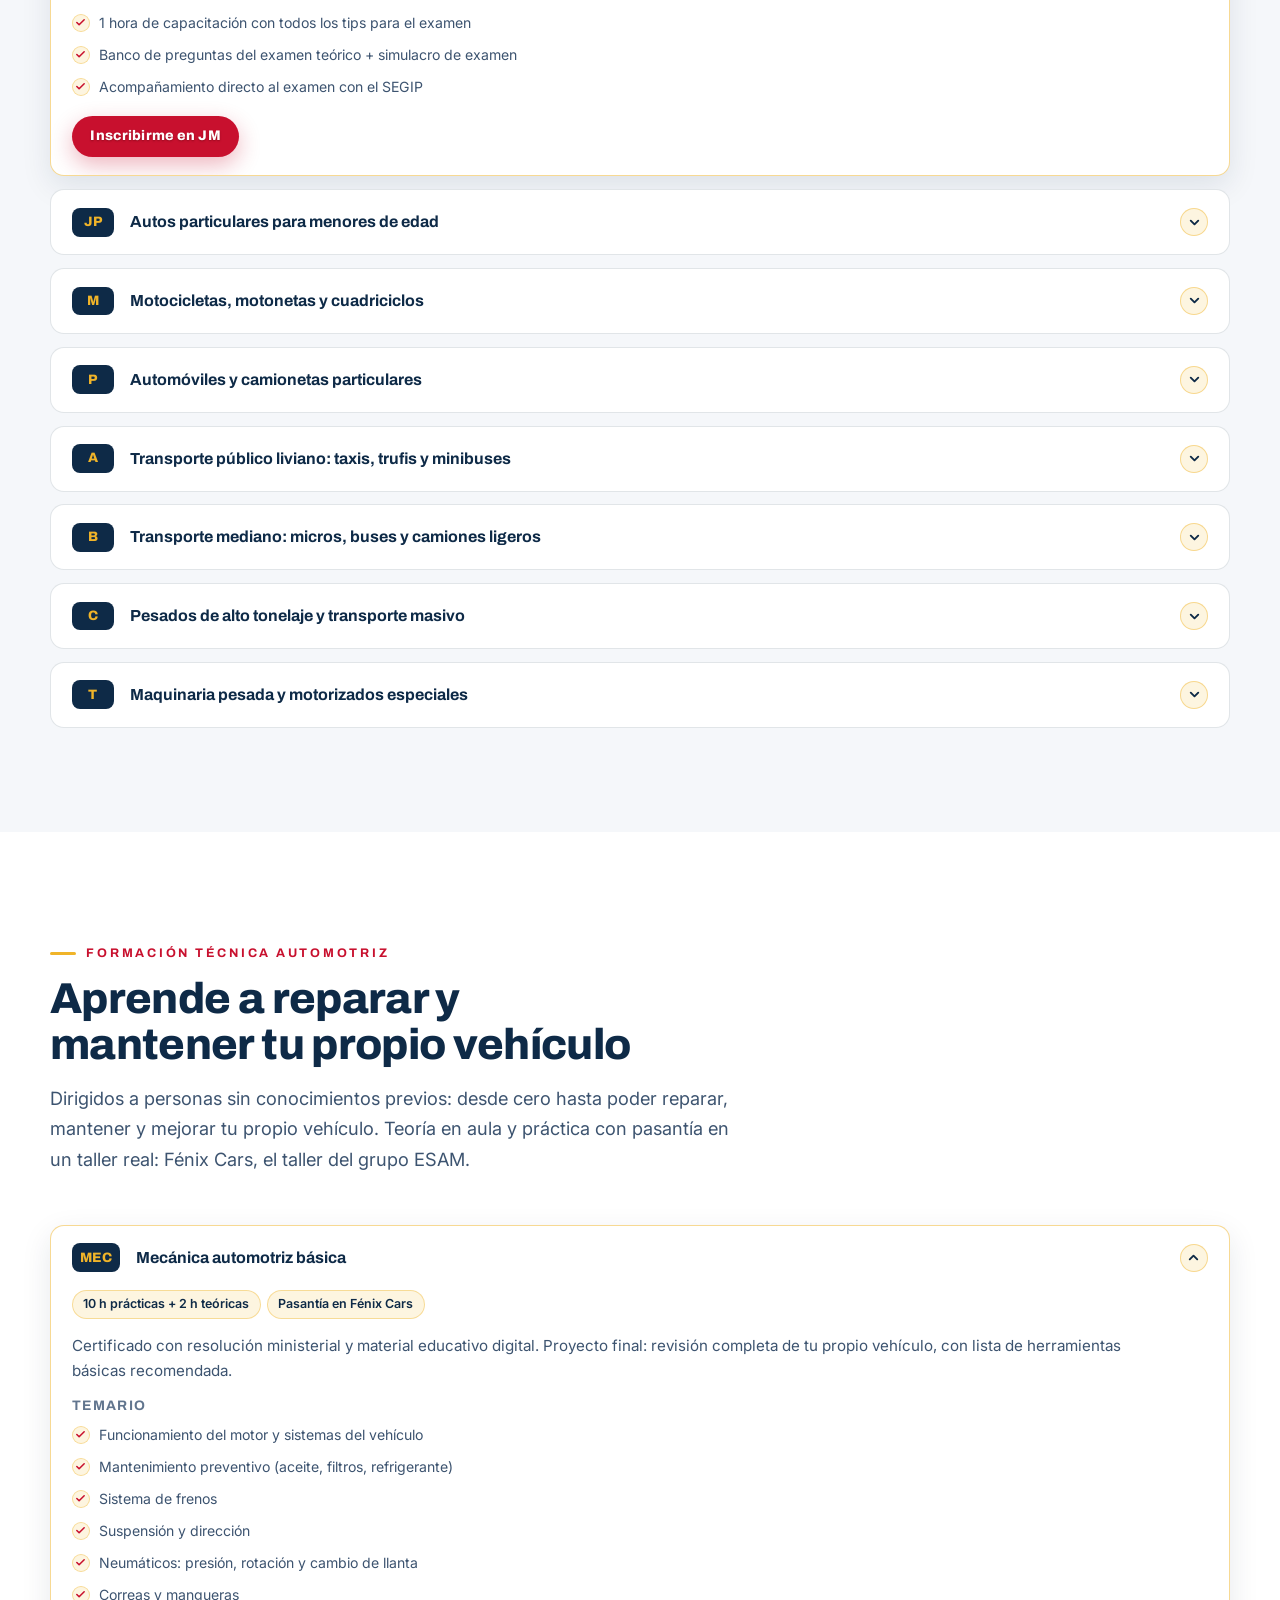
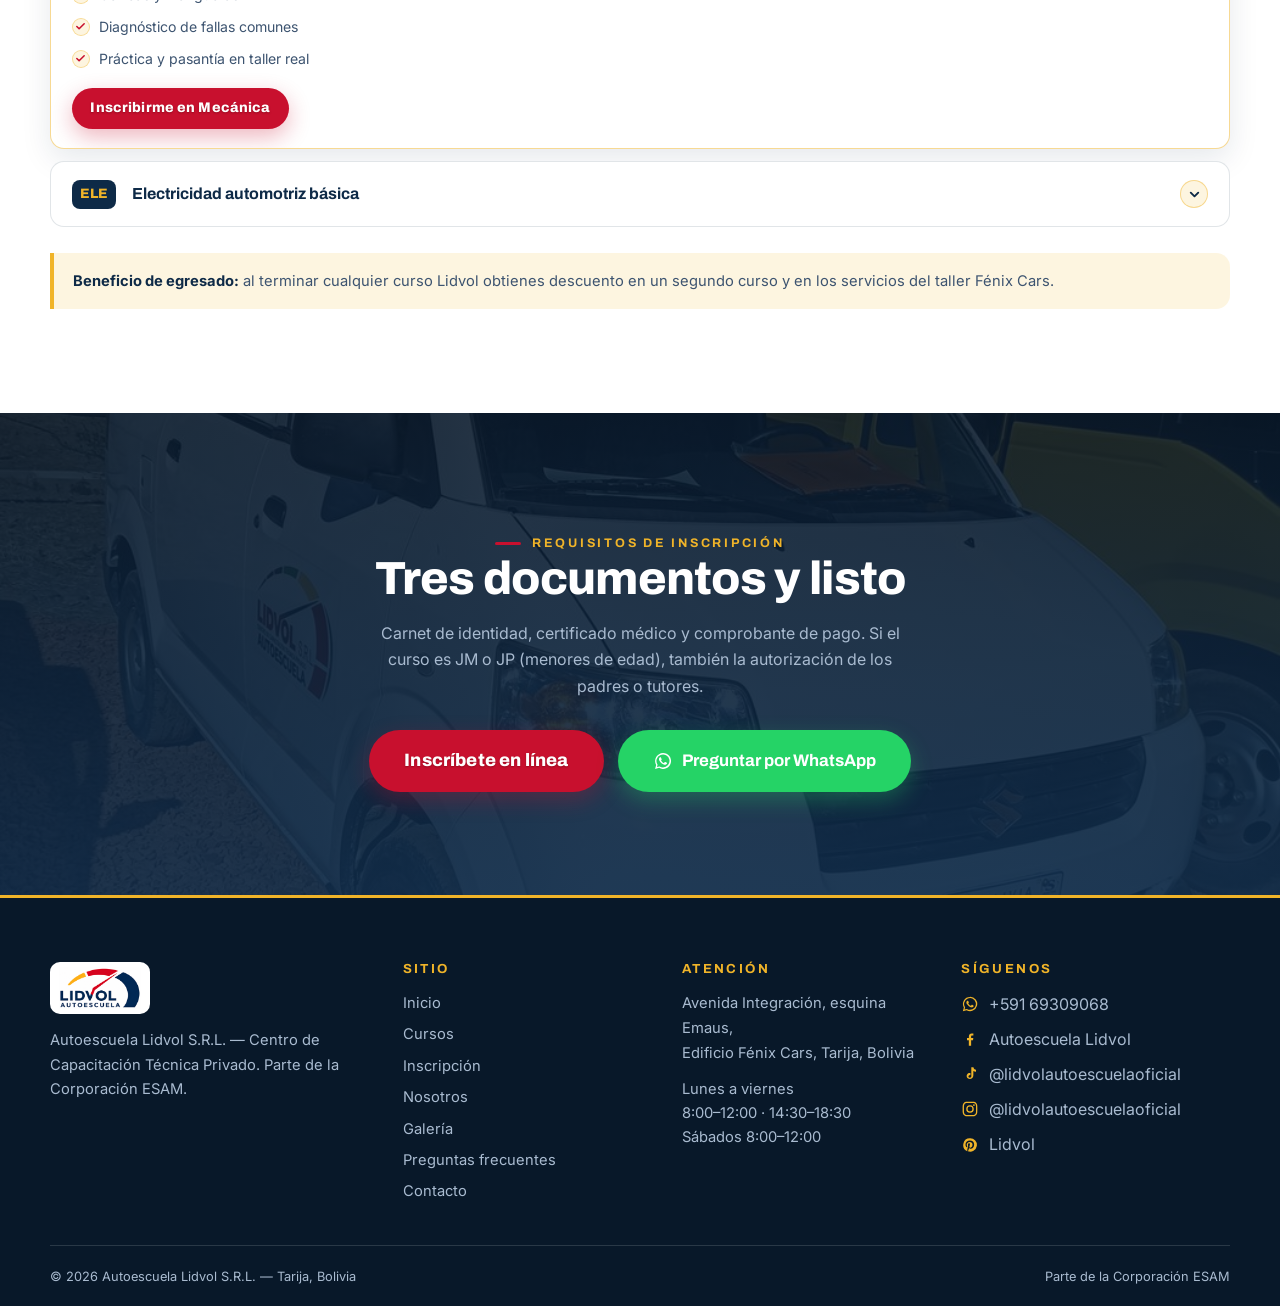
<file: cursos.html>
<!DOCTYPE html>
<html lang="es-BO" class="no-js">
<head>
  <meta charset="UTF-8">
  <meta name="viewport" content="width=device-width, initial-scale=1.0">
  <title>Cursos de conducción en Tarija | Autoescuela Lidvol — desde cero, intensivos y maquinaria pesada</title>
  <meta name="description" content="Catálogo completo de cursos para aprender a manejar en Tarija: conducción desde cero (categorías JM, JP, M, P, A, B, C), cursos intensivos, obtención de licencia, curso de maquinaria pesada y formación en mecánica y electricidad automotriz.">
  <meta property="og:title" content="Cursos de conducción en Tarija — Autoescuela Lidvol">
  <meta property="og:description" content="Desde cero, intensivos, obtención de licencia, maquinaria pesada y formación técnica automotriz. Todos con horarios flexibles.">
  <meta property="og:type" content="website">
  <meta property="og:image" content="assets/img/flota-panoramica.jpg">
  <meta property="og:locale" content="es_BO">
  <link rel="icon" type="image/png" href="assets/img/favicon.png">
  <link rel="preconnect" href="https://fonts.googleapis.com">
  <link rel="preconnect" href="https://fonts.gstatic.com" crossorigin>
  <link rel="stylesheet" href="https://fonts.googleapis.com/css2?family=Archivo:wght@500;600;700;800&family=Inter:wght@400;500;600&display=swap">
  <link rel="stylesheet" href="styles.css?v=20260804">
</head>
<body data-page="cursos">

  <a class="skip-link" href="#contenido">Saltar al contenido</a>

  <!-- ============================ NAV ============================ -->
  <header class="nav" data-nav>
    <div class="nav__inner">
      <a class="nav__brand" href="index.html" aria-label="Autoescuela Lidvol — Inicio">
        <img class="nav__logo" src="assets/img/logo-lidvol.png" alt="Logo de Autoescuela Lidvol" width="260" height="133">
        <span class="nav__brand-txt">
          LIDVOL
          <small>Autoescuela · Tarija</small>
        </span>
      </a>

      <ul class="nav__links">
        <li><a href="index.html">Inicio</a></li>
        <li><a href="cursos.html" aria-current="page">Cursos</a></li>
        <li><a href="nosotros.html">Nosotros</a></li>
        <li><a href="galeria.html">Galería</a></li>
        <li><a href="preguntas-frecuentes.html">Preguntas</a></li>
        <li><a href="contacto.html">Contacto</a></li>
      </ul>

      <div class="nav__socials" aria-label="Redes sociales">
        <a href="https://www.facebook.com/share/18v52NrKSS/" target="_blank" rel="noopener" aria-label="Facebook: Autoescuela Lidvol">
          <svg viewBox="0 0 24 24" fill="currentColor" aria-hidden="true"><path d="M13.5 21v-7.4h2.5l.4-2.9h-2.9V8.8c0-.84.23-1.41 1.44-1.41h1.54V4.8c-.27-.04-1.18-.11-2.24-.11-2.22 0-3.74 1.35-3.74 3.84v2.14H8v2.9h2.45V21h3.05Z"/></svg>
        </a>
        <a href="https://www.tiktok.com/@lidvolautoescuelaoficial" target="_blank" rel="noopener" aria-label="TikTok: @lidvolautoescuelaoficial">
          <svg viewBox="0 0 24 24" fill="currentColor" aria-hidden="true"><path d="M16.6 3c.35 1.86 1.5 3.1 3.4 3.33v2.72c-1.28.05-2.4-.32-3.55-1.06v5.62c0 4.4-4.05 6.17-6.94 4.5-2.9-1.68-2.6-6.5 1.36-7.35.5-.1 1.2-.12 1.7-.03v2.82c-.4-.1-.8-.14-1.2-.05-1.36.3-1.9 1.9-1.06 2.94.77.96 2.5.85 3.15-.32.2-.36.28-.8.28-1.24V3h2.86Z"/></svg>
        </a>
        <a href="https://www.instagram.com/lidvolautoescuelaoficial?igsh=MnQ4dWZoNGxzc2Yw" target="_blank" rel="noopener" aria-label="Instagram: @lidvolautoescuelaoficial">
          <svg viewBox="0 0 24 24" fill="currentColor" aria-hidden="true"><path d="M12 2.2c-2.67 0-3 .01-4.05.06-1.05.05-1.76.21-2.39.46a4.8 4.8 0 0 0-1.74 1.13A4.8 4.8 0 0 0 2.69 5.6c-.25.62-.41 1.34-.46 2.38-.05 1.05-.07 1.39-.07 4.02s.02 2.97.07 4.02c.05 1.04.21 1.76.46 2.38.26.65.6 1.19 1.13 1.72.53.53 1.08.88 1.72 1.13.63.24 1.35.41 2.39.46 1.05.05 1.38.06 4.05.06s3-.01 4.05-.06c1.04-.05 1.76-.22 2.39-.46a4.8 4.8 0 0 0 1.72-1.13 4.8 4.8 0 0 0 1.13-1.72c.24-.62.41-1.34.46-2.38.05-1.05.06-1.39.06-4.02s-.01-2.97-.06-4.02c-.05-1.04-.22-1.76-.46-2.38a4.8 4.8 0 0 0-1.13-1.74 4.8 4.8 0 0 0-1.72-1.12c-.63-.25-1.35-.41-2.39-.46-1.05-.05-1.38-.06-4.05-.06Zm0 1.76c2.62 0 2.93.01 3.96.06.96.04 1.48.2 1.82.34.46.18.79.39 1.13.74.35.34.56.67.74 1.13.13.34.3.86.34 1.82.05 1.03.06 1.34.06 3.95s-.01 2.92-.06 3.95c-.04.96-.21 1.48-.34 1.82-.18.46-.39.79-.74 1.13a3.04 3.04 0 0 1-1.13.74c-.34.13-.86.3-1.82.34-1.03.05-1.34.06-3.96.06s-2.93-.01-3.96-.06c-.96-.04-1.48-.21-1.82-.34a3.04 3.04 0 0 1-1.13-.74 3.04 3.04 0 0 1-.74-1.13c-.13-.34-.3-.86-.34-1.82-.05-1.03-.06-1.34-.06-3.95s.01-2.92.06-3.95c.04-.96.21-1.48.34-1.82.18-.46.39-.79.74-1.13.34-.35.67-.56 1.13-.74.34-.14.86-.3 1.82-.34 1.03-.05 1.34-.06 3.96-.06Zm0 3a5.04 5.04 0 1 0 0 10.08A5.04 5.04 0 0 0 12 6.96Zm0 8.32a3.28 3.28 0 1 1 0-6.56 3.28 3.28 0 0 1 0 6.56Zm6.41-8.52a1.18 1.18 0 1 1-2.36 0 1.18 1.18 0 0 1 2.36 0Z"/></svg>
        </a>
        <a href="https://pin.it/5EhYht23X" target="_blank" rel="noopener" aria-label="Pinterest: Lidvol">
          <svg viewBox="0 0 24 24" fill="currentColor" aria-hidden="true"><path d="M12 3a9 9 0 0 0-3.55 17.27c-.06-.72-.1-1.83.02-2.62l1.05-4.44s-.27-.53-.27-1.32c0-1.24.72-2.17 1.61-2.17.76 0 1.13.57 1.13 1.26 0 .76-.49 1.9-.74 2.96-.21.89.44 1.6 1.32 1.6 1.58 0 2.79-1.66 2.79-4.07 0-2.13-1.53-3.61-3.71-3.61-2.53 0-4.01 1.9-4.01 3.86 0 .76.29 1.58.66 2.03.07.09.08.17.06.26l-.24.99c-.04.16-.13.2-.29.12-1.13-.53-1.83-2.17-1.83-3.5 0-2.84 2.07-5.46 5.96-5.46 3.13 0 5.56 2.23 5.56 5.21 0 3.11-1.96 5.61-4.68 5.61-.91 0-1.77-.47-2.07-1.03l-.56 2.14c-.2.78-.75 1.76-1.12 2.36A9 9 0 1 0 12 3Z"/></svg>
        </a>
      </div>

      <a class="btn btn--primary nav__cta" href="inscripcion.html">Inscríbete</a>

      <button class="nav__burger" data-burger aria-expanded="false" aria-controls="menu-movil" aria-label="Abrir menú">
        <span class="nav__burger-lineas"><span></span><span></span><span></span></span>
        <span class="nav__burger-txt">Menú</span>
      </button>
    </div>
  </header>

  <!-- Menú móvil -->
  <nav class="nav__panel" id="menu-movil" data-nav-panel aria-label="Menú principal">
    <ul>
      <li><a href="index.html">Inicio</a></li>
      <li><a href="cursos.html" aria-current="page">Cursos</a></li>
      <li><a href="nosotros.html">Nosotros</a></li>
      <li><a href="galeria.html">Galería</a></li>
      <li><a href="preguntas-frecuentes.html">Preguntas frecuentes</a></li>
      <li><a href="contacto.html">Contacto</a></li>
    </ul>
    <a class="btn btn--primary" href="inscripcion.html">Inscríbete hoy</a>
    <div class="nav__panel-socials">
      <a href="https://wa.me/59169309068" target="_blank" rel="noopener" aria-label="WhatsApp: +591 69309068">
        <svg viewBox="0 0 24 24" fill="currentColor" aria-hidden="true"><path d="M12 2.5A9.5 9.5 0 0 0 3.8 16.74L2.5 21.5l4.88-1.28A9.5 9.5 0 1 0 12 2.5Zm0 17.3c-1.44 0-2.85-.4-4.07-1.13l-.29-.17-2.9.76.78-2.82-.19-.3a7.85 7.85 0 1 1 6.67 3.66Zm4.3-5.88c-.24-.12-1.4-.69-1.61-.77-.22-.08-.38-.12-.53.12-.16.24-.61.77-.75.93-.14.16-.28.18-.51.06-.24-.12-1-.37-1.9-1.17-.7-.63-1.18-1.4-1.31-1.64-.14-.24-.02-.37.1-.49.11-.11.24-.28.36-.42.12-.14.16-.24.24-.4.08-.16.04-.3-.02-.42-.06-.12-.53-1.28-.73-1.75-.19-.46-.39-.4-.53-.4-.14-.01-.3-.01-.45-.01-.16 0-.42.06-.64.3-.22.24-.83.81-.83 1.98 0 1.17.85 2.3.97 2.46.12.16 1.68 2.56 4.06 3.59.57.24 1.01.39 1.36.5.57.18 1.09.16 1.5.1.46-.07 1.4-.57 1.6-1.13.2-.55.2-1.02.14-1.12-.06-.1-.22-.16-.46-.28Z"/></svg>
      </a>
      <a href="https://www.facebook.com/share/18v52NrKSS/" target="_blank" rel="noopener" aria-label="Facebook: Autoescuela Lidvol">
        <svg viewBox="0 0 24 24" fill="currentColor" aria-hidden="true"><path d="M13.5 21v-7.4h2.5l.4-2.9h-2.9V8.8c0-.84.23-1.41 1.44-1.41h1.54V4.8c-.27-.04-1.18-.11-2.24-.11-2.22 0-3.74 1.35-3.74 3.84v2.14H8v2.9h2.45V21h3.05Z"/></svg>
      </a>
      <a href="https://www.tiktok.com/@lidvolautoescuelaoficial" target="_blank" rel="noopener" aria-label="TikTok: @lidvolautoescuelaoficial">
        <svg viewBox="0 0 24 24" fill="currentColor" aria-hidden="true"><path d="M16.6 3c.35 1.86 1.5 3.1 3.4 3.33v2.72c-1.28.05-2.4-.32-3.55-1.06v5.62c0 4.4-4.05 6.17-6.94 4.5-2.9-1.68-2.6-6.5 1.36-7.35.5-.1 1.2-.12 1.7-.03v2.82c-.4-.1-.8-.14-1.2-.05-1.36.3-1.9 1.9-1.06 2.94.77.96 2.5.85 3.15-.32.2-.36.28-.8.28-1.24V3h2.86Z"/></svg>
      </a>
      <a href="https://www.instagram.com/lidvolautoescuelaoficial?igsh=MnQ4dWZoNGxzc2Yw" target="_blank" rel="noopener" aria-label="Instagram: @lidvolautoescuelaoficial">
        <svg viewBox="0 0 24 24" fill="currentColor" aria-hidden="true"><path d="M12 2.2c-2.67 0-3 .01-4.05.06-1.05.05-1.76.21-2.39.46a4.8 4.8 0 0 0-1.74 1.13A4.8 4.8 0 0 0 2.69 5.6c-.25.62-.41 1.34-.46 2.38-.05 1.05-.07 1.39-.07 4.02s.02 2.97.07 4.02c.05 1.04.21 1.76.46 2.38.26.65.6 1.19 1.13 1.72.53.53 1.08.88 1.72 1.13.63.24 1.35.41 2.39.46 1.05.05 1.38.06 4.05.06s3-.01 4.05-.06c1.04-.05 1.76-.22 2.39-.46a4.8 4.8 0 0 0 1.72-1.13 4.8 4.8 0 0 0 1.13-1.72c.24-.62.41-1.34.46-2.38.05-1.05.06-1.39.06-4.02s-.01-2.97-.06-4.02c-.05-1.04-.22-1.76-.46-2.38a4.8 4.8 0 0 0-1.13-1.74 4.8 4.8 0 0 0-1.72-1.12c-.63-.25-1.35-.41-2.39-.46-1.05-.05-1.38-.06-4.05-.06Zm0 1.76c2.62 0 2.93.01 3.96.06.96.04 1.48.2 1.82.34.46.18.79.39 1.13.74.35.34.56.67.74 1.13.13.34.3.86.34 1.82.05 1.03.06 1.34.06 3.95s-.01 2.92-.06 3.95c-.04.96-.21 1.48-.34 1.82-.18.46-.39.79-.74 1.13a3.04 3.04 0 0 1-1.13.74c-.34.13-.86.3-1.82.34-1.03.05-1.34.06-3.96.06s-2.93-.01-3.96-.06c-.96-.04-1.48-.21-1.82-.34a3.04 3.04 0 0 1-1.13-.74 3.04 3.04 0 0 1-.74-1.13c-.13-.34-.3-.86-.34-1.82-.05-1.03-.06-1.34-.06-3.95s.01-2.92.06-3.95c.04-.96.21-1.48.34-1.82.18-.46.39-.79.74-1.13.34-.35.67-.56 1.13-.74.34-.14.86-.3 1.82-.34 1.03-.05 1.34-.06 3.96-.06Zm0 3a5.04 5.04 0 1 0 0 10.08A5.04 5.04 0 0 0 12 6.96Zm0 8.32a3.28 3.28 0 1 1 0-6.56 3.28 3.28 0 0 1 0 6.56Zm6.41-8.52a1.18 1.18 0 1 1-2.36 0 1.18 1.18 0 0 1 2.36 0Z"/></svg>
      </a>
      <a href="https://pin.it/5EhYht23X" target="_blank" rel="noopener" aria-label="Pinterest: Lidvol">
        <svg viewBox="0 0 24 24" fill="currentColor" aria-hidden="true"><path d="M12 3a9 9 0 0 0-3.55 17.27c-.06-.72-.1-1.83.02-2.62l1.05-4.44s-.27-.53-.27-1.32c0-1.24.72-2.17 1.61-2.17.76 0 1.13.57 1.13 1.26 0 .76-.49 1.9-.74 2.96-.21.89.44 1.6 1.32 1.6 1.58 0 2.79-1.66 2.79-4.07 0-2.13-1.53-3.61-3.71-3.61-2.53 0-4.01 1.9-4.01 3.86 0 .76.29 1.58.66 2.03.07.09.08.17.06.26l-.24.99c-.04.16-.13.2-.29.12-1.13-.53-1.83-2.17-1.83-3.5 0-2.84 2.07-5.46 5.96-5.46 3.13 0 5.56 2.23 5.56 5.21 0 3.11-1.96 5.61-4.68 5.61-.91 0-1.77-.47-2.07-1.03l-.56 2.14c-.2.78-.75 1.76-1.12 2.36A9 9 0 1 0 12 3Z"/></svg>
      </a>
    </div>
  </nav>

  <main id="contenido">

    <!-- ============================ PAGE HERO ============================ -->
    <section class="page-hero page-hero--photo">
      <div class="page-hero__bg" aria-hidden="true">
        <img src="assets/img/banner-cursos.jpg" alt="" fetchpriority="high" loading="eager">
      </div>
      <div class="container">
        <p class="kicker reveal">Catálogo de cursos</p>
        <h1 class="reveal" style="--rd:.08s">Un curso para cada camino</h1>
        <p class="lead reveal" style="--rd:.16s">
          Desde tu primera clase al volante hasta operar una retroexcavadora o reparar tu propio vehículo.
          Toca tu categoría para ver los detalles e inscribirte.
          Los precios se muestran en la página de <a href="inscripcion.html" style="text-decoration:underline">Inscripción</a>.
        </p>
      </div>
    </section>

    <!-- ============================ DESDE CERO ============================ -->
    <!-- ===================================================================
         EDITAR AQUÍ: cada categoría tiene su PROPIA lista de "Qué incluye".
         Si una categoría incluye algo distinto, edita solo esa lista.
         =================================================================== -->
    <section class="section" id="desde-cero" aria-label="Cursos desde cero">
      <div class="container">
        <div class="section-head reveal">
          <p class="kicker">Cursos desde cero</p>
          <h2>Aprende a conducir sin experiencia previa</h2>
          <p class="lead">
            Ocho categorías oficiales, desde motocicletas hasta pesados de alto tonelaje.
            Toca tu categoría para ver qué vehículos habilita, cuánto dura y todo lo que incluye.
          </p>
        </div>

        <div class="faq-list">
          <details class="faq-item faq-item--cat reveal" open>
            <summary><span class="cat-tag">JM</span><span class="sum-txt">Motos para menores de edad</span></summary>
            <div class="faq-body">
              <div class="dato">
                <span>16–18 años</span><span>6 h prácticas + 2 h teóricas</span><span>1 semana y media</span>
              </div>
              <p>Motocicletas, motonetas, triciclos y cuadriciclos de uso particular. Requiere autorización de los padres o tutores.</p>
              <h4>Qué incluye</h4>
              <ul class="includes-list">
                <li>Teoría en aula de educación vial</li>
                <li>Prácticas en circuito cerrado y en la ciudad</li>
                <li>Vehículos con doble pedalera</li>
                <li>Taller de mecánica y electricidad básica</li>
                <li>Manejo defensivo y seguridad vial</li>
                <li>Certificado con resolución ministerial</li>
                <li>Certificado de aprobación para el examen del SEGIP</li>
                <li>Banco de preguntas oficial + simulacro de examen</li>
                <li>Material educativo digital</li>
                <li>Guía paso a paso del trámite en SEGIP</li>
                <li>Soporte por WhatsApp durante 30 días</li>
                <li>Horarios flexibles, incluidos fines de semana</li>
                <li>Descuento de egresado para un segundo curso</li>
              </ul>
              <a class="btn btn--primary btn--sm" href="inscripcion.html?curso=cero-JM">Inscribirme en JM</a>
            </div>
          </details>
          <details class="faq-item faq-item--cat reveal">
            <summary><span class="cat-tag">JP</span><span class="sum-txt">Autos particulares para menores de edad</span></summary>
            <div class="faq-body">
              <div class="dato">
                <span>16–18 años</span><span>10 h prácticas + 2 h teóricas</span><span>2 semanas y media</span>
              </div>
              <p>Automóviles, vagonetas, camionetas y jeeps de uso particular hasta 7 ocupantes. Requiere autorización de los padres o tutores.</p>
              <h4>Qué incluye</h4>
              <ul class="includes-list">
                <li>Teoría en aula de educación vial</li>
                <li>Prácticas en circuito cerrado y en la ciudad</li>
                <li>Vehículos con doble pedalera</li>
                <li>Taller de mecánica y electricidad básica</li>
                <li>Manejo defensivo y seguridad vial</li>
                <li>Certificado con resolución ministerial</li>
                <li>Certificado de aprobación para el examen del SEGIP</li>
                <li>Banco de preguntas oficial + simulacro de examen</li>
                <li>Material educativo digital</li>
                <li>Guía paso a paso del trámite en SEGIP</li>
                <li>Soporte por WhatsApp durante 30 días</li>
                <li>Horarios flexibles, incluidos fines de semana</li>
                <li>Descuento de egresado para un segundo curso</li>
              </ul>
              <a class="btn btn--primary btn--sm" href="inscripcion.html?curso=cero-JP">Inscribirme en JP</a>
            </div>
          </details>
          <details class="faq-item faq-item--cat reveal">
            <summary><span class="cat-tag">M</span><span class="sum-txt">Motocicletas, motonetas y cuadriciclos</span></summary>
            <div class="faq-body">
              <div class="dato">
                <span>18+ años</span><span>6 h prácticas + 2 h teóricas</span><span>1 semana y media</span>
              </div>
              <p>Motocicletas, motonetas, triciclos y cuadriciclos.</p>
              <h4>Qué incluye</h4>
              <ul class="includes-list">
                <li>Teoría en aula de educación vial</li>
                <li>Prácticas en circuito cerrado y en la ciudad</li>
                <li>Vehículos con doble pedalera</li>
                <li>Taller de mecánica y electricidad básica</li>
                <li>Manejo defensivo y seguridad vial</li>
                <li>Certificado con resolución ministerial</li>
                <li>Certificado de aprobación para el examen del SEGIP</li>
                <li>Banco de preguntas oficial + simulacro de examen</li>
                <li>Material educativo digital</li>
                <li>Guía paso a paso del trámite en SEGIP</li>
                <li>Soporte por WhatsApp durante 30 días</li>
                <li>Horarios flexibles, incluidos fines de semana</li>
                <li>Descuento de egresado para un segundo curso</li>
              </ul>
              <a class="btn btn--primary btn--sm" href="inscripcion.html?curso=cero-M">Inscribirme en M</a>
            </div>
          </details>
          <details class="faq-item faq-item--cat reveal">
            <summary><span class="cat-tag">P</span><span class="sum-txt">Automóviles y camionetas particulares</span></summary>
            <div class="faq-body">
              <div class="dato">
                <span>18+ años</span><span>10 h prácticas + 2 h teóricas</span><span>2 semanas y media</span>
              </div>
              <p>Automóviles, vagonetas, camionetas y jeeps de uso particular, hasta 7 ocupantes.</p>
              <h4>Qué incluye</h4>
              <ul class="includes-list">
                <li>Teoría en aula de educación vial</li>
                <li>Prácticas en circuito cerrado y en la ciudad</li>
                <li>Vehículos con doble pedalera</li>
                <li>Taller de mecánica y electricidad básica</li>
                <li>Manejo defensivo y seguridad vial</li>
                <li>Certificado con resolución ministerial</li>
                <li>Certificado de aprobación para el examen del SEGIP</li>
                <li>Banco de preguntas oficial + simulacro de examen</li>
                <li>Material educativo digital</li>
                <li>Guía paso a paso del trámite en SEGIP</li>
                <li>Soporte por WhatsApp durante 30 días</li>
                <li>Horarios flexibles, incluidos fines de semana</li>
                <li>Descuento de egresado para un segundo curso</li>
              </ul>
              <a class="btn btn--primary btn--sm" href="inscripcion.html?curso=cero-P">Inscribirme en P</a>
            </div>
          </details>
          <details class="faq-item faq-item--cat reveal">
            <summary><span class="cat-tag">A</span><span class="sum-txt">Transporte público liviano: taxis, trufis y minibuses</span></summary>
            <div class="faq-body">
              <div class="dato">
                <span>21+ años</span><span>10 h prácticas + 2 h teóricas</span><span>2 semanas y media</span>
              </div>
              <p>Vehículos particulares y de transporte público liviano (taxis, trufis, minibuses) hasta 10 pasajeros o 2.5 toneladas.</p>
              <h4>Qué incluye</h4>
              <ul class="includes-list">
                <li>Teoría en aula de educación vial</li>
                <li>Prácticas en circuito cerrado y en la ciudad</li>
                <li>Vehículos con doble pedalera</li>
                <li>Taller de mecánica y electricidad básica</li>
                <li>Manejo defensivo y seguridad vial</li>
                <li>Certificado con resolución ministerial</li>
                <li>Certificado de aprobación para el examen del SEGIP</li>
                <li>Banco de preguntas oficial + simulacro de examen</li>
                <li>Material educativo digital</li>
                <li>Guía paso a paso del trámite en SEGIP</li>
                <li>Soporte por WhatsApp durante 30 días</li>
                <li>Horarios flexibles, incluidos fines de semana</li>
                <li>Descuento de egresado para un segundo curso</li>
              </ul>
              <a class="btn btn--primary btn--sm" href="inscripcion.html?curso=cero-A">Inscribirme en A</a>
            </div>
          </details>
          <details class="faq-item faq-item--cat reveal">
            <summary><span class="cat-tag">B</span><span class="sum-txt">Transporte mediano: micros, buses y camiones ligeros</span></summary>
            <div class="faq-body">
              <div class="dato">
                <span>26+ años</span><span>10 h prácticas + 4 h teóricas</span><span>3 semanas (referencial)</span>
              </div>
              <p>Vehículos medianos de transporte público y carga (micros, buses medianos, camiones ligeros) hasta 25 pasajeros o 6 toneladas.</p>
              <h4>Qué incluye</h4>
              <ul class="includes-list">
                <li>Teoría en aula de educación vial</li>
                <li>Prácticas en circuito cerrado y en la ciudad</li>
                <li>Vehículos con doble pedalera</li>
                <li>Taller de mecánica y electricidad básica</li>
                <li>Manejo defensivo y seguridad vial</li>
                <li>Certificado con resolución ministerial</li>
                <li>Certificado de aprobación para el examen del SEGIP</li>
                <li>Banco de preguntas oficial + simulacro de examen</li>
                <li>Material educativo digital</li>
                <li>Guía paso a paso del trámite en SEGIP</li>
                <li>Soporte por WhatsApp durante 30 días</li>
                <li>Horarios flexibles, incluidos fines de semana</li>
                <li>Descuento de egresado para un segundo curso</li>
              </ul>
              <a class="btn btn--primary btn--sm" href="inscripcion.html?curso=cero-B">Inscribirme en B</a>
            </div>
          </details>
          <details class="faq-item faq-item--cat reveal">
            <summary><span class="cat-tag">C</span><span class="sum-txt">Pesados de alto tonelaje y transporte masivo</span></summary>
            <div class="faq-body">
              <div class="dato">
                <span>31+ años</span><span>12 h prácticas + 4 h teóricas</span><span>3–4 semanas (referencial)</span>
              </div>
              <p>Flotas, buses interdepartamentales, camiones con y sin acople, volquetas, cisternas y tráilers de más de 6 toneladas o transporte internacional.</p>
              <h4>Qué incluye</h4>
              <ul class="includes-list">
                <li>Teoría en aula de educación vial</li>
                <li>Prácticas en circuito cerrado y en la ciudad</li>
                <li>Vehículos con doble pedalera</li>
                <li>Taller de mecánica y electricidad básica</li>
                <li>Manejo defensivo y seguridad vial</li>
                <li>Certificado con resolución ministerial</li>
                <li>Certificado de aprobación para el examen del SEGIP</li>
                <li>Banco de preguntas oficial + simulacro de examen</li>
                <li>Material educativo digital</li>
                <li>Guía paso a paso del trámite en SEGIP</li>
                <li>Soporte por WhatsApp durante 30 días</li>
                <li>Horarios flexibles, incluidos fines de semana</li>
                <li>Descuento de egresado para un segundo curso</li>
              </ul>
              <a class="btn btn--primary btn--sm" href="inscripcion.html?curso=cero-C">Inscribirme en C</a>
            </div>
          </details>
          <details class="faq-item faq-item--cat reveal">
            <summary><span class="cat-tag">T</span><span class="sum-txt">Maquinaria pesada y motorizados especiales</span></summary>
            <div class="faq-body">
              <div class="dato">
                <span>21+ años</span><span>10 h teóricas + 6 h prácticas</span><span>Retro y volqueta</span>
              </div>
              <p>Tractores, montacargas, retroexcavadoras, motoniveladoras y grúas. El curso incluye prácticas en retroexcavadora y en volqueta, sin costo adicional.</p>
              <h4>Qué incluye</h4>
              <ul class="includes-list">
                <li>Teoría en aula de educación vial</li>
                <li>Prácticas en circuito cerrado y en la ciudad</li>
                <li>Vehículos con doble pedalera</li>
                <li>Taller de mecánica y electricidad básica</li>
                <li>Manejo defensivo y seguridad vial</li>
                <li>Certificado con resolución ministerial</li>
                <li>Certificado de aprobación para el examen del SEGIP</li>
                <li>Banco de preguntas oficial + simulacro de examen</li>
                <li>Material educativo digital</li>
                <li>Guía paso a paso del trámite en SEGIP</li>
                <li>Soporte por WhatsApp durante 30 días</li>
                <li>Horarios flexibles, incluidos fines de semana</li>
                <li>Descuento de egresado para un segundo curso</li>
              </ul>
              <h4>Extras exclusivos de la categoría T</h4>
              <ul class="includes-list">
                <li>Pasantías de operación real en áreas verdes (alianza con el gobierno)</li>
                <li>Certificado de horas de operación (requerido por constructoras)</li>
                <li>Bolsa de trabajo y cartas de recomendación con empresas aliadas</li>
              </ul>
              <a class="btn btn--primary btn--sm" href="inscripcion.html?curso=cero-T">Inscribirme en T</a>
            </div>
          </details>
        </div>
      </div>
    </section>

    <!-- ============================ MAQUINARIA PESADA (T) ============================ -->
    <section class="section section--navy on-dark" id="maquinaria" aria-label="Curso de maquinaria pesada">
      <div class="container">
        <div class="about-split">
          <figure class="reveal">
            <img class="fig-crop" src="assets/img/retroexcavadora.jpg" alt="Retroexcavadora de Autoescuela Lidvol junto a la volqueta de prácticas" loading="lazy" decoding="async">
          </figure>
          <div class="reveal" style="--rd:.1s">
            <p class="kicker">Categoría T · Maquinaria pesada</p>
            <div class="section-head" style="margin-bottom:1.2rem">
              <h2>Opera máquina real, no solo teoría</h2>
              <p class="lead">
                Fórmate como operador de retroexcavadora y volqueta con prácticas en equipo real.
                Un curso pensado para salir a trabajar: en Bolivia, las constructoras piden horas
                de operación certificadas — y aquí las consigues.
              </p>
            </div>
            <ul class="includes-list">
              <li>Pasantías de operación real en áreas verdes (alianza con el gobierno)</li>
              <li>Certificado de horas de operación (requerido por constructoras)</li>
              <li>Bolsa de trabajo y cartas de recomendación con empresas aliadas</li>
            </ul>
            <!-- TODO: cuando existan los videos de maquinaria pesada, insertarlos aquí y en galeria.html -->
            <div class="hero__actions" style="margin-top:1.8rem">
              <a class="btn btn--primary" href="inscripcion.html?curso=cero-T">Quiero inscribirme</a>
              <a class="btn btn--ghost" href="galeria.html">Ver la maquinaria</a>
            </div>
          </div>
        </div>
      </div>
    </section>

    <!-- ============================ INTENSIVOS ============================ -->
    <section class="section section--paper" id="intensivos" aria-label="Cursos intensivos">
      <div class="container">
        <div class="section-head reveal">
          <p class="kicker">Cursos intensivos</p>
          <h2>¿Poco tiempo? Versión corta, mismo objetivo</h2>
          <p class="lead">
            La versión rápida de cada categoría. No incluyen teoría en aula, taller de
            mecánica/electricidad ni certificado con resolución ministerial (salvo T, ver nota).
          </p>
        </div>

        <div class="faq-list">
          <details class="faq-item faq-item--cat reveal" open>
            <summary><span class="cat-tag">JM</span><span class="sum-txt">Motos para menores de edad</span></summary>
            <div class="faq-body">
              <div class="dato">
                <span>16–18 años</span><span>3 h prácticas</span><span>Versión intensiva</span>
              </div>
              <p>Motocicletas, motonetas, triciclos y cuadriciclos de uso particular. Requiere autorización de los padres o tutores.</p>
              <h4>Qué incluye</h4>
              <ul class="includes-list">
                <li>Material educativo digital</li>
                <li>Banco de preguntas oficial + simulacro de examen</li>
                <li>Certificado de aprobación para el examen del SEGIP</li>
                <li>Horarios flexibles, incluidos fines de semana</li>
              </ul>
              <a class="btn btn--primary btn--sm" href="inscripcion.html?curso=int-JM">Inscribirme en JM</a>
            </div>
          </details>
          <details class="faq-item faq-item--cat reveal">
            <summary><span class="cat-tag">JP</span><span class="sum-txt">Autos particulares para menores de edad</span></summary>
            <div class="faq-body">
              <div class="dato">
                <span>16–18 años</span><span>6 h prácticas</span><span>Versión intensiva</span>
              </div>
              <p>Automóviles, vagonetas, camionetas y jeeps de uso particular hasta 7 ocupantes. Requiere autorización de los padres o tutores.</p>
              <h4>Qué incluye</h4>
              <ul class="includes-list">
                <li>Material educativo digital</li>
                <li>Banco de preguntas oficial + simulacro de examen</li>
                <li>Certificado de aprobación para el examen del SEGIP</li>
                <li>Horarios flexibles, incluidos fines de semana</li>
              </ul>
              <a class="btn btn--primary btn--sm" href="inscripcion.html?curso=int-JP">Inscribirme en JP</a>
            </div>
          </details>
          <details class="faq-item faq-item--cat reveal">
            <summary><span class="cat-tag">M</span><span class="sum-txt">Motocicletas, motonetas y cuadriciclos</span></summary>
            <div class="faq-body">
              <div class="dato">
                <span>18+ años</span><span>3 h prácticas</span><span>Versión intensiva</span>
              </div>
              <p>Motocicletas, motonetas, triciclos y cuadriciclos.</p>
              <h4>Qué incluye</h4>
              <ul class="includes-list">
                <li>Material educativo digital</li>
                <li>Banco de preguntas oficial + simulacro de examen</li>
                <li>Certificado de aprobación para el examen del SEGIP</li>
                <li>Horarios flexibles, incluidos fines de semana</li>
              </ul>
              <a class="btn btn--primary btn--sm" href="inscripcion.html?curso=int-M">Inscribirme en M</a>
            </div>
          </details>
          <details class="faq-item faq-item--cat reveal">
            <summary><span class="cat-tag">P</span><span class="sum-txt">Automóviles y camionetas particulares</span></summary>
            <div class="faq-body">
              <div class="dato">
                <span>18+ años</span><span>6 h prácticas</span><span>Versión intensiva</span>
              </div>
              <p>Automóviles, vagonetas, camionetas y jeeps de uso particular, hasta 7 ocupantes.</p>
              <h4>Qué incluye</h4>
              <ul class="includes-list">
                <li>Material educativo digital</li>
                <li>Banco de preguntas oficial + simulacro de examen</li>
                <li>Certificado de aprobación para el examen del SEGIP</li>
                <li>Horarios flexibles, incluidos fines de semana</li>
              </ul>
              <a class="btn btn--primary btn--sm" href="inscripcion.html?curso=int-P">Inscribirme en P</a>
            </div>
          </details>
          <details class="faq-item faq-item--cat reveal">
            <summary><span class="cat-tag">A</span><span class="sum-txt">Transporte público liviano: taxis, trufis y minibuses</span></summary>
            <div class="faq-body">
              <div class="dato">
                <span>21+ años</span><span>6 h prácticas</span><span>Versión intensiva</span>
              </div>
              <p>Vehículos particulares y de transporte público liviano (taxis, trufis, minibuses) hasta 10 pasajeros o 2.5 toneladas.</p>
              <h4>Qué incluye</h4>
              <ul class="includes-list">
                <li>Material educativo digital</li>
                <li>Banco de preguntas oficial + simulacro de examen</li>
                <li>Certificado de aprobación para el examen del SEGIP</li>
                <li>Horarios flexibles, incluidos fines de semana</li>
              </ul>
              <a class="btn btn--primary btn--sm" href="inscripcion.html?curso=int-A">Inscribirme en A</a>
            </div>
          </details>
          <details class="faq-item faq-item--cat reveal">
            <summary><span class="cat-tag">B</span><span class="sum-txt">Transporte mediano: micros, buses y camiones ligeros</span></summary>
            <div class="faq-body">
              <div class="dato">
                <span>26+ años</span><span>3 h prácticas</span><span>Versión intensiva</span>
              </div>
              <p>Vehículos medianos de transporte público y carga (micros, buses medianos, camiones ligeros) hasta 25 pasajeros o 6 toneladas.</p>
              <h4>Qué incluye</h4>
              <ul class="includes-list">
                <li>Material educativo digital</li>
                <li>Banco de preguntas oficial + simulacro de examen</li>
                <li>Certificado de aprobación para el examen del SEGIP</li>
                <li>Horarios flexibles, incluidos fines de semana</li>
              </ul>
              <a class="btn btn--primary btn--sm" href="inscripcion.html?curso=int-B">Inscribirme en B</a>
            </div>
          </details>
          <details class="faq-item faq-item--cat reveal">
            <summary><span class="cat-tag">C</span><span class="sum-txt">Pesados de alto tonelaje y transporte masivo</span></summary>
            <div class="faq-body">
              <div class="dato">
                <span>31+ años</span><span>3 h prácticas</span><span>Versión intensiva</span>
              </div>
              <p>Flotas, buses interdepartamentales, camiones con y sin acople, volquetas, cisternas y tráilers de más de 6 toneladas o transporte internacional.</p>
              <h4>Qué incluye</h4>
              <ul class="includes-list">
                <li>Material educativo digital</li>
                <li>Banco de preguntas oficial + simulacro de examen</li>
                <li>Certificado de aprobación para el examen del SEGIP</li>
                <li>Horarios flexibles, incluidos fines de semana</li>
              </ul>
              <a class="btn btn--primary btn--sm" href="inscripcion.html?curso=int-C">Inscribirme en C</a>
            </div>
          </details>
          <details class="faq-item faq-item--cat reveal">
            <summary><span class="cat-tag">T</span><span class="sum-txt">Maquinaria pesada y motorizados especiales</span></summary>
            <div class="faq-body">
              <div class="dato">
                <span>21+ años</span><span>3 h prácticas + 2 h teóricas en aula + 1 h en taller</span><span>Versión intensiva</span>
              </div>
              <p>Tractores, montacargas, retroexcavadoras, motoniveladoras y grúas.</p>
              <h4>Qué incluye</h4>
              <ul class="includes-list">
                <li>Material educativo digital</li>
                <li>Banco de preguntas oficial + simulacro de examen</li>
                <li>Certificado de aprobación para el examen del SEGIP</li>
                <li>Horarios flexibles, incluidos fines de semana</li>
              </ul>
              <div class="note-box" style="margin-top:1rem"><b>Nota:</b> el T intensivo no incluye certificado con resolución ministerial ni pasantías; sí incluye material digital y certificado de aprobación para el SEGIP.</div>
              <a class="btn btn--primary btn--sm" href="inscripcion.html?curso=int-T">Inscribirme en T</a>
            </div>
          </details>
        </div>
      </div>
    </section>

    <!-- ============================ OBTENCIÓN DE LICENCIA ============================ -->
    <section class="section" id="licencia" aria-label="Obtención de licencia">
      <div class="container">
        <div class="section-head reveal">
          <p class="kicker">Obtención de licencia</p>
          <h2>¿Ya manejas? Vamos directo al examen</h2>
          <p class="lead">
            Para quienes ya saben conducir y solo necesitan su licencia: te preparamos para aprobar
            a la primera y te acompañamos en todo el trámite. Disponible para las ocho categorías.
          </p>
        </div>

        <div class="faq-list">
          <details class="faq-item faq-item--cat reveal" open>
            <summary><span class="cat-tag">JM</span><span class="sum-txt">Motos para menores de edad</span></summary>
            <div class="faq-body">
              <div class="dato">
                <span>16–18 años</span><span>1 h de capacitación</span><span>Acompañamiento al SEGIP</span>
              </div>
              <p>Motocicletas, motonetas, triciclos y cuadriciclos de uso particular. Requiere autorización de los padres o tutores.</p>
              <h4>Qué incluye</h4>
              <ul class="includes-list">
                <li>1 hora de capacitación con todos los tips para el examen</li>
                <li>Banco de preguntas del examen teórico + simulacro de examen</li>
                <li>Acompañamiento directo al examen con el SEGIP</li>
              </ul>
              <a class="btn btn--primary btn--sm" href="inscripcion.html?curso=lic-JM">Inscribirme en JM</a>
            </div>
          </details>
          <details class="faq-item faq-item--cat reveal">
            <summary><span class="cat-tag">JP</span><span class="sum-txt">Autos particulares para menores de edad</span></summary>
            <div class="faq-body">
              <div class="dato">
                <span>16–18 años</span><span>1 h de capacitación</span><span>Acompañamiento al SEGIP</span>
              </div>
              <p>Automóviles, vagonetas, camionetas y jeeps de uso particular hasta 7 ocupantes. Requiere autorización de los padres o tutores.</p>
              <h4>Qué incluye</h4>
              <ul class="includes-list">
                <li>1 hora de capacitación con todos los tips para el examen</li>
                <li>Banco de preguntas del examen teórico + simulacro de examen</li>
                <li>Acompañamiento directo al examen con el SEGIP</li>
              </ul>
              <a class="btn btn--primary btn--sm" href="inscripcion.html?curso=lic-JP">Inscribirme en JP</a>
            </div>
          </details>
          <details class="faq-item faq-item--cat reveal">
            <summary><span class="cat-tag">M</span><span class="sum-txt">Motocicletas, motonetas y cuadriciclos</span></summary>
            <div class="faq-body">
              <div class="dato">
                <span>18+ años</span><span>1 h de capacitación</span><span>Acompañamiento al SEGIP</span>
              </div>
              <p>Motocicletas, motonetas, triciclos y cuadriciclos.</p>
              <h4>Qué incluye</h4>
              <ul class="includes-list">
                <li>1 hora de capacitación con todos los tips para el examen</li>
                <li>Banco de preguntas del examen teórico + simulacro de examen</li>
                <li>Acompañamiento directo al examen con el SEGIP</li>
              </ul>
              <a class="btn btn--primary btn--sm" href="inscripcion.html?curso=lic-M">Inscribirme en M</a>
            </div>
          </details>
          <details class="faq-item faq-item--cat reveal">
            <summary><span class="cat-tag">P</span><span class="sum-txt">Automóviles y camionetas particulares</span></summary>
            <div class="faq-body">
              <div class="dato">
                <span>18+ años</span><span>1 h de capacitación</span><span>Acompañamiento al SEGIP</span>
              </div>
              <p>Automóviles, vagonetas, camionetas y jeeps de uso particular, hasta 7 ocupantes.</p>
              <h4>Qué incluye</h4>
              <ul class="includes-list">
                <li>1 hora de capacitación con todos los tips para el examen</li>
                <li>Banco de preguntas del examen teórico + simulacro de examen</li>
                <li>Acompañamiento directo al examen con el SEGIP</li>
              </ul>
              <a class="btn btn--primary btn--sm" href="inscripcion.html?curso=lic-P">Inscribirme en P</a>
            </div>
          </details>
          <details class="faq-item faq-item--cat reveal">
            <summary><span class="cat-tag">A</span><span class="sum-txt">Transporte público liviano: taxis, trufis y minibuses</span></summary>
            <div class="faq-body">
              <div class="dato">
                <span>21+ años</span><span>1 h de capacitación</span><span>Acompañamiento al SEGIP</span>
              </div>
              <p>Vehículos particulares y de transporte público liviano (taxis, trufis, minibuses) hasta 10 pasajeros o 2.5 toneladas.</p>
              <h4>Qué incluye</h4>
              <ul class="includes-list">
                <li>1 hora de capacitación con todos los tips para el examen</li>
                <li>Banco de preguntas del examen teórico + simulacro de examen</li>
                <li>Acompañamiento directo al examen con el SEGIP</li>
              </ul>
              <a class="btn btn--primary btn--sm" href="inscripcion.html?curso=lic-A">Inscribirme en A</a>
            </div>
          </details>
          <details class="faq-item faq-item--cat reveal">
            <summary><span class="cat-tag">B</span><span class="sum-txt">Transporte mediano: micros, buses y camiones ligeros</span></summary>
            <div class="faq-body">
              <div class="dato">
                <span>26+ años</span><span>1 h de capacitación</span><span>Acompañamiento al SEGIP</span>
              </div>
              <p>Vehículos medianos de transporte público y carga (micros, buses medianos, camiones ligeros) hasta 25 pasajeros o 6 toneladas.</p>
              <h4>Qué incluye</h4>
              <ul class="includes-list">
                <li>1 hora de capacitación con todos los tips para el examen</li>
                <li>Banco de preguntas del examen teórico + simulacro de examen</li>
                <li>Acompañamiento directo al examen con el SEGIP</li>
              </ul>
              <a class="btn btn--primary btn--sm" href="inscripcion.html?curso=lic-B">Inscribirme en B</a>
            </div>
          </details>
          <details class="faq-item faq-item--cat reveal">
            <summary><span class="cat-tag">C</span><span class="sum-txt">Pesados de alto tonelaje y transporte masivo</span></summary>
            <div class="faq-body">
              <div class="dato">
                <span>31+ años</span><span>1 h de capacitación</span><span>Acompañamiento al SEGIP</span>
              </div>
              <p>Flotas, buses interdepartamentales, camiones con y sin acople, volquetas, cisternas y tráilers de más de 6 toneladas o transporte internacional.</p>
              <h4>Qué incluye</h4>
              <ul class="includes-list">
                <li>1 hora de capacitación con todos los tips para el examen</li>
                <li>Banco de preguntas del examen teórico + simulacro de examen</li>
                <li>Acompañamiento directo al examen con el SEGIP</li>
              </ul>
              <a class="btn btn--primary btn--sm" href="inscripcion.html?curso=lic-C">Inscribirme en C</a>
            </div>
          </details>
          <details class="faq-item faq-item--cat reveal">
            <summary><span class="cat-tag">T</span><span class="sum-txt">Maquinaria pesada y motorizados especiales</span></summary>
            <div class="faq-body">
              <div class="dato">
                <span>21+ años</span><span>1 h de capacitación</span><span>Acompañamiento al SEGIP</span>
              </div>
              <p>Tractores, montacargas, retroexcavadoras, motoniveladoras y grúas.</p>
              <h4>Qué incluye</h4>
              <ul class="includes-list">
                <li>1 hora de capacitación con todos los tips para el examen</li>
                <li>Banco de preguntas del examen teórico + simulacro de examen</li>
                <li>Acompañamiento directo al examen con el SEGIP</li>
              </ul>
              <a class="btn btn--primary btn--sm" href="inscripcion.html?curso=lic-T">Inscribirme en T</a>
            </div>
          </details>
        </div>
      </div>
    </section>

    <!-- ============================ FORMACIÓN TÉCNICA ============================ -->
    <section class="section section--paper" id="tecnicos" aria-label="Formación técnica automotriz">
      <div class="container">
        <div class="section-head reveal">
          <p class="kicker">Formación técnica automotriz</p>
          <h2>Aprende a reparar y mantener tu propio vehículo</h2>
          <p class="lead">
            Dirigidos a personas sin conocimientos previos: desde cero hasta poder reparar, mantener
            y mejorar tu propio vehículo. Teoría en aula y práctica con pasantía en un taller real:
            Fénix Cars, el taller del grupo ESAM.
          </p>
        </div>

        <div class="faq-list">
          <details class="faq-item faq-item--cat reveal" open>
            <summary><span class="cat-tag">MEC</span><span class="sum-txt">Mecánica automotriz básica</span></summary>
            <div class="faq-body">
              <div class="dato">
                <span>10 h prácticas + 2 h teóricas</span><span>Pasantía en Fénix Cars</span>
              </div>
              <p>Certificado con resolución ministerial y material educativo digital. Proyecto final: revisión completa de tu propio vehículo, con lista de herramientas básicas recomendada.</p>
              <h4>Temario</h4>
              <ul class="includes-list">
                <li>Funcionamiento del motor y sistemas del vehículo</li>
                <li>Mantenimiento preventivo (aceite, filtros, refrigerante)</li>
                <li>Sistema de frenos</li>
                <li>Suspensión y dirección</li>
                <li>Neumáticos: presión, rotación y cambio de llanta</li>
                <li>Correas y mangueras</li>
                <li>Diagnóstico de fallas comunes</li>
                <li>Práctica y pasantía en taller real</li>
              </ul>
              <a class="btn btn--primary btn--sm" href="inscripcion.html?curso=tec-mecanica">Inscribirme en Mecánica</a>
            </div>
          </details>

          <details class="faq-item faq-item--cat reveal">
            <summary><span class="cat-tag">ELE</span><span class="sum-txt">Electricidad automotriz básica</span></summary>
            <div class="faq-body">
              <div class="dato">
                <span>10 h prácticas + 2 h teóricas</span><span>Pasantía en Fénix Cars</span>
              </div>
              <p>Certificado con resolución ministerial y material educativo digital. Proyecto final: revisión completa de tu propio vehículo, con práctica en escáner de diagnóstico OBD2.</p>
              <h4>Temario</h4>
              <ul class="includes-list">
                <li>Batería, alternador y motor de arranque</li>
                <li>Fusibles y relés</li>
                <li>Sistema de luces: reemplazo e instalación</li>
                <li>Uso del multímetro</li>
                <li>Diagnóstico con escáner OBD2</li>
                <li>Instalación de accesorios (radio, luces LED, cámara de retroceso)</li>
                <li>Práctica y pasantía en taller real</li>
              </ul>
              <a class="btn btn--primary btn--sm" href="inscripcion.html?curso=tec-electricidad">Inscribirme en Electricidad</a>
            </div>
          </details>
        </div>

        <div class="note-box reveal" style="margin-top:1.6rem">
          <b>Beneficio de egresado:</b> al terminar cualquier curso Lidvol obtienes descuento en un segundo
          curso y en los servicios del taller Fénix Cars.
        </div>
      </div>
    </section>

    <!-- ============================ REQUISITOS + CTA ============================ -->
    <section class="section cta-final on-dark" aria-label="Requisitos e inscripción">
      <div class="cta-final__bg" aria-hidden="true">
        <img src="assets/img/van-practicas.jpg" alt="" loading="lazy" decoding="async">
      </div>
      <div class="container">
        <p class="kicker reveal" style="justify-content:center">Requisitos de inscripción</p>
        <h2 class="reveal" style="--rd:.08s">Tres documentos y listo</h2>
        <p class="reveal" style="--rd:.14s">
          Carnet de identidad, certificado médico y comprobante de pago.
          Si el curso es JM o JP (menores de edad), también la autorización de los padres o tutores.
        </p>
        <div class="hero__actions reveal" style="--rd:.2s">
          <a class="btn btn--primary btn--lg" href="inscripcion.html">Inscríbete en línea</a>
          <a class="btn btn--wa btn--lg" href="https://wa.me/59169309068?text=Hola%20Lidvol%20%F0%9F%91%8B%20Quiero%20informaci%C3%B3n%20sobre%20un%20curso." target="_blank" rel="noopener">
            <svg viewBox="0 0 24 24" fill="currentColor" width="20" height="20" aria-hidden="true"><path d="M12 2.5A9.5 9.5 0 0 0 3.8 16.74L2.5 21.5l4.88-1.28A9.5 9.5 0 1 0 12 2.5Zm0 17.3c-1.44 0-2.85-.4-4.07-1.13l-.29-.17-2.9.76.78-2.82-.19-.3a7.85 7.85 0 1 1 6.67 3.66Zm4.3-5.88c-.24-.12-1.4-.69-1.61-.77-.22-.08-.38-.12-.53.12-.16.24-.61.77-.75.93-.14.16-.28.18-.51.06-.24-.12-1-.37-1.9-1.17-.7-.63-1.18-1.4-1.31-1.64-.14-.24-.02-.37.1-.49.11-.11.24-.28.36-.42.12-.14.16-.24.24-.4.08-.16.04-.3-.02-.42-.06-.12-.53-1.28-.73-1.75-.19-.46-.39-.4-.53-.4-.14-.01-.3-.01-.45-.01-.16 0-.42.06-.64.3-.22.24-.83.81-.83 1.98 0 1.17.85 2.3.97 2.46.12.16 1.68 2.56 4.06 3.59.57.24 1.01.39 1.36.5.57.18 1.09.16 1.5.1.46-.07 1.4-.57 1.6-1.13.2-.55.2-1.02.14-1.12-.06-.1-.22-.16-.46-.28Z"/></svg>
            Preguntar por WhatsApp
          </a>
        </div>
      </div>
    </section>
  </main>

  <!-- ============================ FOOTER ============================ -->
  <footer class="footer">
    <div class="container">
      <div class="footer__grid">
        <div class="footer__brand">
          <img src="assets/img/logo-lidvol.png" alt="Logo de Autoescuela Lidvol" width="260" height="133" loading="lazy">
          <p>Autoescuela Lidvol S.R.L. — Centro de Capacitación Técnica Privado. Parte de la Corporación ESAM.</p>
        </div>

        <nav aria-label="Enlaces del sitio">
          <h4>Sitio</h4>
          <ul>
            <li><a href="index.html">Inicio</a></li>
            <li><a href="cursos.html">Cursos</a></li>
            <li><a href="inscripcion.html">Inscripción</a></li>
            <li><a href="nosotros.html">Nosotros</a></li>
            <li><a href="galeria.html">Galería</a></li>
            <li><a href="preguntas-frecuentes.html">Preguntas frecuentes</a></li>
            <li><a href="contacto.html">Contacto</a></li>
          </ul>
        </nav>

        <div>
          <h4>Atención</h4>
          <address>
            Avenida Integración, esquina Emaus,<br>
            Edificio Fénix Cars, Tarija, Bolivia
          </address>
          <p style="margin-top:.7rem">Lunes a viernes<br>8:00–12:00 · 14:30–18:30<br>Sábados 8:00–12:00</p>
        </div>

        <div>
          <h4>Síguenos</h4>
          <div class="footer__social">
            <a href="https://wa.me/59169309068" target="_blank" rel="noopener">
              <svg viewBox="0 0 24 24" fill="currentColor" aria-hidden="true"><path d="M12 2.5A9.5 9.5 0 0 0 3.8 16.74L2.5 21.5l4.88-1.28A9.5 9.5 0 1 0 12 2.5Zm0 17.3c-1.44 0-2.85-.4-4.07-1.13l-.29-.17-2.9.76.78-2.82-.19-.3a7.85 7.85 0 1 1 6.67 3.66Zm4.3-5.88c-.24-.12-1.4-.69-1.61-.77-.22-.08-.38-.12-.53.12-.16.24-.61.77-.75.93-.14.16-.28.18-.51.06-.24-.12-1-.37-1.9-1.17-.7-.63-1.18-1.4-1.31-1.64-.14-.24-.02-.37.1-.49.11-.11.24-.28.36-.42.12-.14.16-.24.24-.4.08-.16.04-.3-.02-.42-.06-.12-.53-1.28-.73-1.75-.19-.46-.39-.4-.53-.4-.14-.01-.3-.01-.45-.01-.16 0-.42.06-.64.3-.22.24-.83.81-.83 1.98 0 1.17.85 2.3.97 2.46.12.16 1.68 2.56 4.06 3.59.57.24 1.01.39 1.36.5.57.18 1.09.16 1.5.1.46-.07 1.4-.57 1.6-1.13.2-.55.2-1.02.14-1.12-.06-.1-.22-.16-.46-.28Z"/></svg>
              +591 69309068
            </a>
            <a href="https://www.facebook.com/share/18v52NrKSS/" target="_blank" rel="noopener">
              <svg viewBox="0 0 24 24" fill="currentColor" aria-hidden="true"><path d="M13.5 21v-7.4h2.5l.4-2.9h-2.9V8.8c0-.84.23-1.41 1.44-1.41h1.54V4.8c-.27-.04-1.18-.11-2.24-.11-2.22 0-3.74 1.35-3.74 3.84v2.14H8v2.9h2.45V21h3.05Z"/></svg>
              Autoescuela Lidvol
            </a>
            <a href="https://www.tiktok.com/@lidvolautoescuelaoficial" target="_blank" rel="noopener">
              <svg viewBox="0 0 24 24" fill="currentColor" aria-hidden="true"><path d="M16.6 3c.35 1.86 1.5 3.1 3.4 3.33v2.72c-1.28.05-2.4-.32-3.55-1.06v5.62c0 4.4-4.05 6.17-6.94 4.5-2.9-1.68-2.6-6.5 1.36-7.35.5-.1 1.2-.12 1.7-.03v2.82c-.4-.1-.8-.14-1.2-.05-1.36.3-1.9 1.9-1.06 2.94.77.96 2.5.85 3.15-.32.2-.36.28-.8.28-1.24V3h2.86Z"/></svg>
              @lidvolautoescuelaoficial
            </a>
            <a href="https://www.instagram.com/lidvolautoescuelaoficial?igsh=MnQ4dWZoNGxzc2Yw" target="_blank" rel="noopener">
              <svg viewBox="0 0 24 24" fill="currentColor" aria-hidden="true"><path d="M12 2.2c-2.67 0-3 .01-4.05.06-1.05.05-1.76.21-2.39.46a4.8 4.8 0 0 0-1.74 1.13A4.8 4.8 0 0 0 2.69 5.6c-.25.62-.41 1.34-.46 2.38-.05 1.05-.07 1.39-.07 4.02s.02 2.97.07 4.02c.05 1.04.21 1.76.46 2.38.26.65.6 1.19 1.13 1.72.53.53 1.08.88 1.72 1.13.63.24 1.35.41 2.39.46 1.05.05 1.38.06 4.05.06s3-.01 4.05-.06c1.04-.05 1.76-.22 2.39-.46a4.8 4.8 0 0 0 1.72-1.13 4.8 4.8 0 0 0 1.13-1.72c.24-.62.41-1.34.46-2.38.05-1.05.06-1.39.06-4.02s-.01-2.97-.06-4.02c-.05-1.04-.22-1.76-.46-2.38a4.8 4.8 0 0 0-1.13-1.74 4.8 4.8 0 0 0-1.72-1.12c-.63-.25-1.35-.41-2.39-.46-1.05-.05-1.38-.06-4.05-.06Zm0 1.76c2.62 0 2.93.01 3.96.06.96.04 1.48.2 1.82.34.46.18.79.39 1.13.74.35.34.56.67.74 1.13.13.34.3.86.34 1.82.05 1.03.06 1.34.06 3.95s-.01 2.92-.06 3.95c-.04.96-.21 1.48-.34 1.82-.18.46-.39.79-.74 1.13a3.04 3.04 0 0 1-1.13.74c-.34.13-.86.3-1.82.34-1.03.05-1.34.06-3.96.06s-2.93-.01-3.96-.06c-.96-.04-1.48-.21-1.82-.34a3.04 3.04 0 0 1-1.13-.74 3.04 3.04 0 0 1-.74-1.13c-.13-.34-.3-.86-.34-1.82-.05-1.03-.06-1.34-.06-3.95s.01-2.92.06-3.95c.04-.96.21-1.48.34-1.82.18-.46.39-.79.74-1.13.34-.35.67-.56 1.13-.74.34-.14.86-.3 1.82-.34 1.03-.05 1.34-.06 3.96-.06Zm0 3a5.04 5.04 0 1 0 0 10.08A5.04 5.04 0 0 0 12 6.96Zm0 8.32a3.28 3.28 0 1 1 0-6.56 3.28 3.28 0 0 1 0 6.56Zm6.41-8.52a1.18 1.18 0 1 1-2.36 0 1.18 1.18 0 0 1 2.36 0Z"/></svg>
              @lidvolautoescuelaoficial
            </a>
            <a href="https://pin.it/5EhYht23X" target="_blank" rel="noopener">
              <svg viewBox="0 0 24 24" fill="currentColor" aria-hidden="true"><path d="M12 3a9 9 0 0 0-3.55 17.27c-.06-.72-.1-1.83.02-2.62l1.05-4.44s-.27-.53-.27-1.32c0-1.24.72-2.17 1.61-2.17.76 0 1.13.57 1.13 1.26 0 .76-.49 1.9-.74 2.96-.21.89.44 1.6 1.32 1.6 1.58 0 2.79-1.66 2.79-4.07 0-2.13-1.53-3.61-3.71-3.61-2.53 0-4.01 1.9-4.01 3.86 0 .76.29 1.58.66 2.03.07.09.08.17.06.26l-.24.99c-.04.16-.13.2-.29.12-1.13-.53-1.83-2.17-1.83-3.5 0-2.84 2.07-5.46 5.96-5.46 3.13 0 5.56 2.23 5.56 5.21 0 3.11-1.96 5.61-4.68 5.61-.91 0-1.77-.47-2.07-1.03l-.56 2.14c-.2.78-.75 1.76-1.12 2.36A9 9 0 1 0 12 3Z"/></svg>
              Lidvol
            </a>
          </div>
        </div>
      </div>

      <div class="footer__bottom">
        <span>© <span data-year>2026</span> Autoescuela Lidvol S.R.L. — Tarija, Bolivia</span>
        <span>Parte de la Corporación ESAM</span>
      </div>
    </div>
  </footer>

  <!-- Botón flotante de WhatsApp -->
  <a class="wa-float" data-wa-float href="https://wa.me/59169309068" target="_blank" rel="noopener" aria-label="Escríbenos por WhatsApp">
    <svg viewBox="0 0 24 24" fill="currentColor" aria-hidden="true"><path d="M12 2.5A9.5 9.5 0 0 0 3.8 16.74L2.5 21.5l4.88-1.28A9.5 9.5 0 1 0 12 2.5Zm0 17.3c-1.44 0-2.85-.4-4.07-1.13l-.29-.17-2.9.76.78-2.82-.19-.3a7.85 7.85 0 1 1 6.67 3.66Zm4.3-5.88c-.24-.12-1.4-.69-1.61-.77-.22-.08-.38-.12-.53.12-.16.24-.61.77-.75.93-.14.16-.28.18-.51.06-.24-.12-1-.37-1.9-1.17-.7-.63-1.18-1.4-1.31-1.64-.14-.24-.02-.37.1-.49.11-.11.24-.28.36-.42.12-.14.16-.24.24-.4.08-.16.04-.3-.02-.42-.06-.12-.53-1.28-.73-1.75-.19-.46-.39-.4-.53-.4-.14-.01-.3-.01-.45-.01-.16 0-.42.06-.64.3-.22.24-.83.81-.83 1.98 0 1.17.85 2.3.97 2.46.12.16 1.68 2.56 4.06 3.59.57.24 1.01.39 1.36.5.57.18 1.09.16 1.5.1.46-.07 1.4-.57 1.6-1.13.2-.55.2-1.02.14-1.12-.06-.1-.22-.16-.46-.28Z"/></svg>
    <span class="wa-float__label">¿Dudas? Escríbenos</span>
  </a>

  <script defer src="lib/manifest.js?v=20260804"></script>
  <script defer src="lib/precios.js?v=20260804"></script>
  <script defer src="main.js?v=20260804"></script>
</body>
</html>
</file>
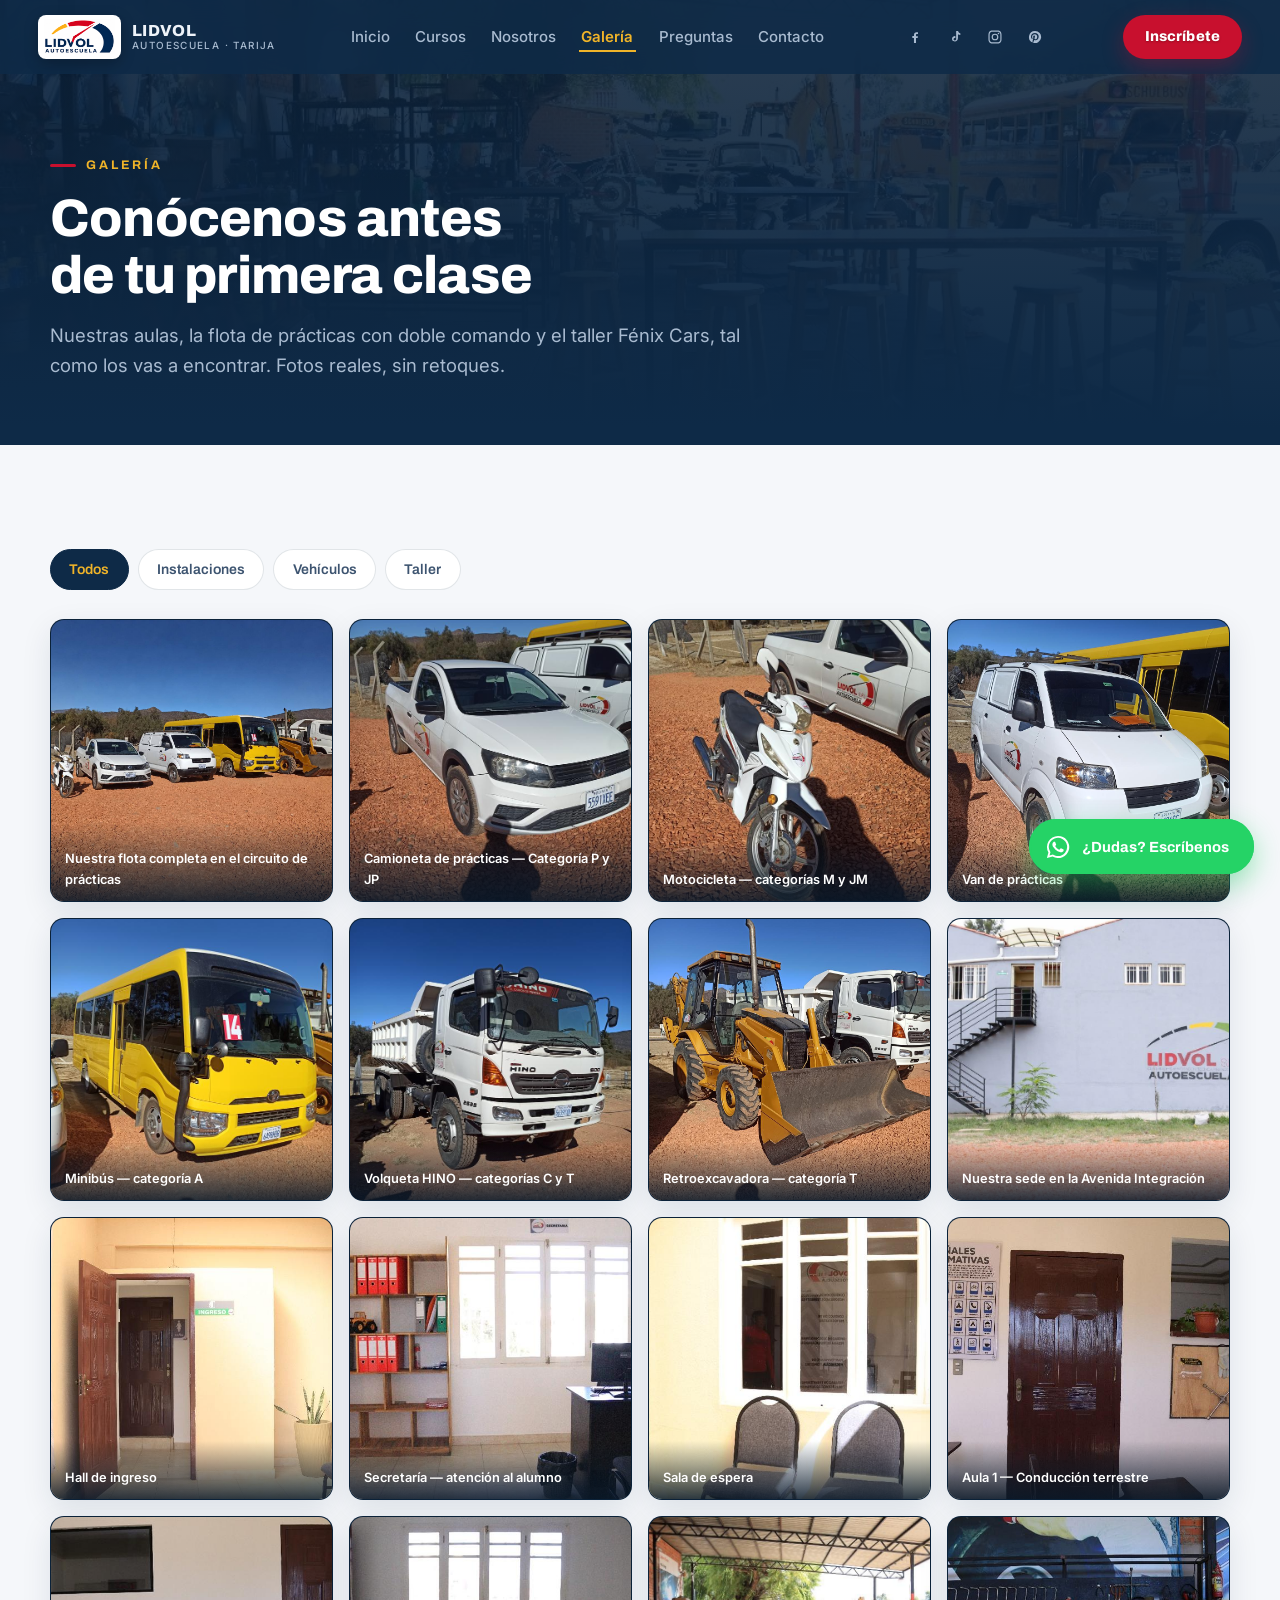
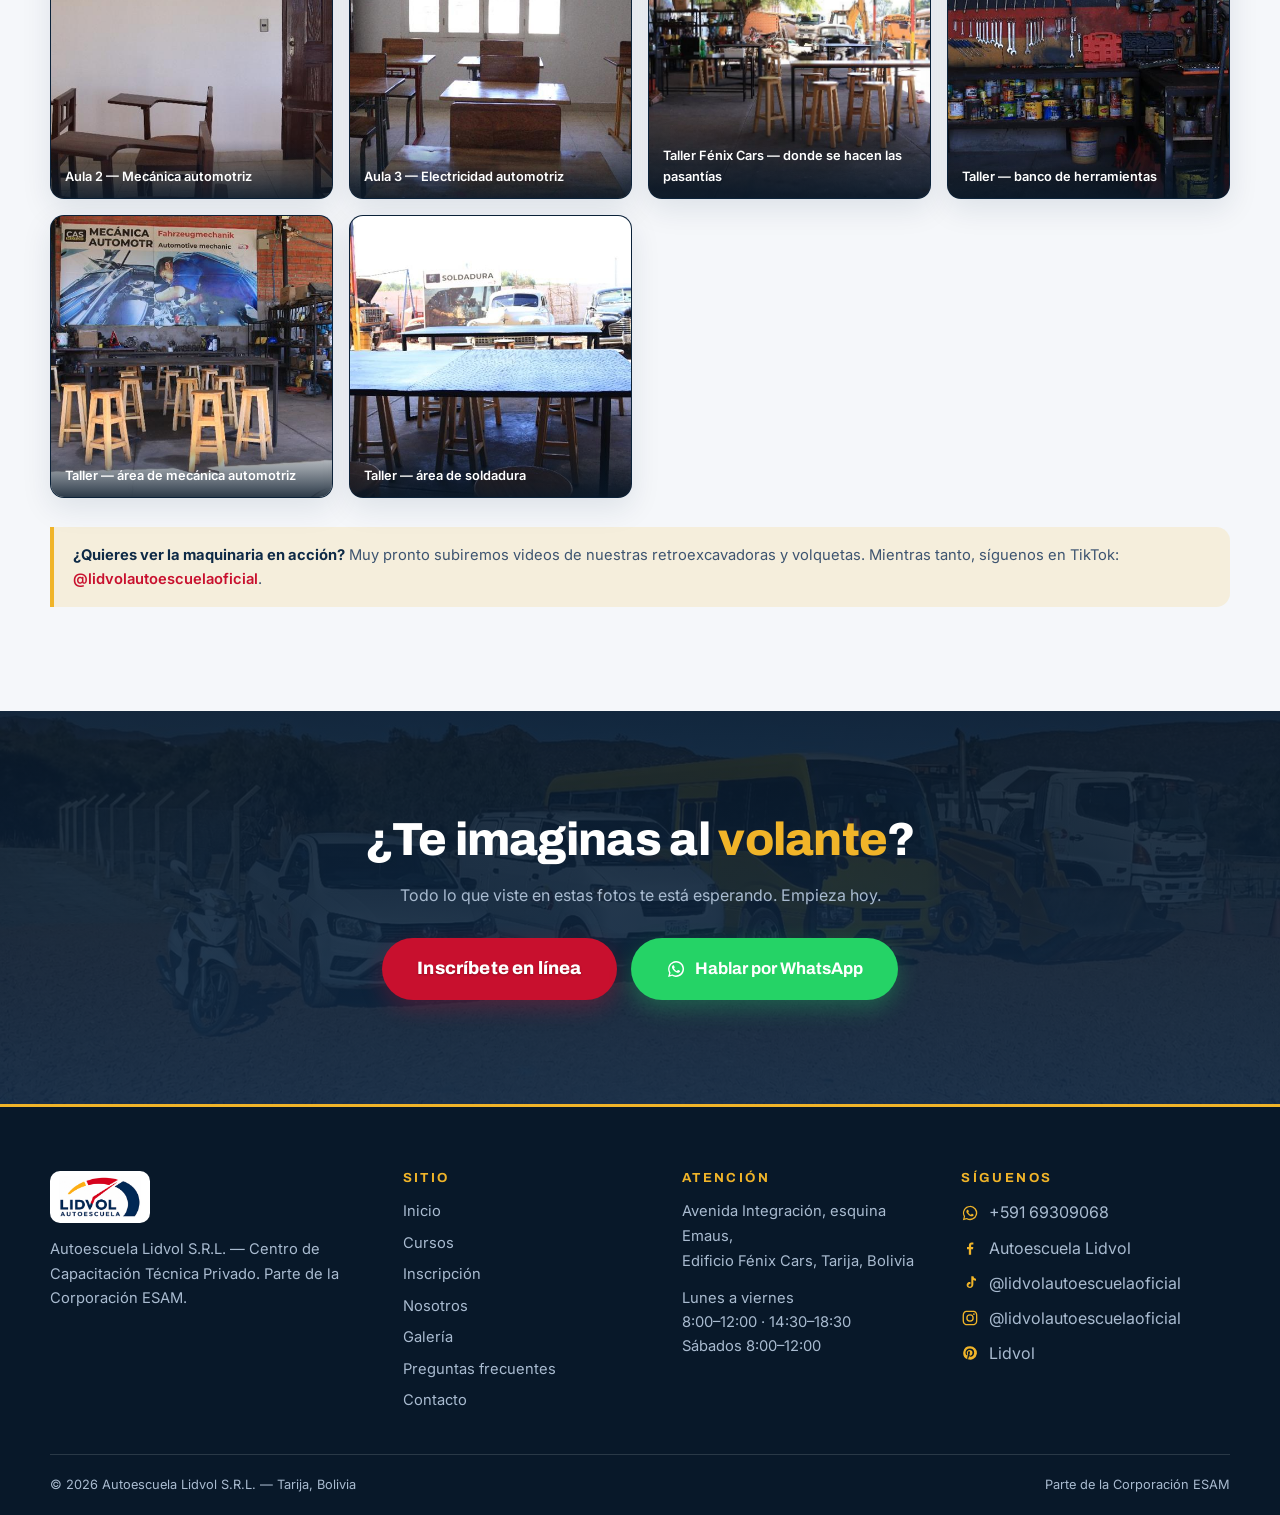
<file: galeria.html>
<!DOCTYPE html>
<html lang="es-BO" class="no-js">
<head>
  <meta charset="UTF-8">
  <meta name="viewport" content="width=device-width, initial-scale=1.0">
  <title>Galería | Instalaciones, vehículos y taller — Autoescuela Lidvol Tarija</title>
  <meta name="description" content="Conoce la autoescuela en Tarija antes de tu primera clase: aulas de educación vial, flota de vehículos con doble comando, retroexcavadora, volqueta y el taller Fénix Cars donde se hacen las pasantías.">
  <meta property="og:title" content="Galería — Autoescuela Lidvol Tarija">
  <meta property="og:description" content="Fotos reales de nuestras instalaciones, la flota de prácticas y el taller Fénix Cars.">
  <meta property="og:type" content="website">
  <meta property="og:image" content="assets/img/flota-panoramica.jpg">
  <meta property="og:locale" content="es_BO">
  <link rel="icon" type="image/png" href="assets/img/favicon.png">
  <link rel="preconnect" href="https://fonts.googleapis.com">
  <link rel="preconnect" href="https://fonts.gstatic.com" crossorigin>
  <link rel="stylesheet" href="https://fonts.googleapis.com/css2?family=Archivo:wght@500;600;700;800&family=Inter:wght@400;500;600&display=swap">
  <link rel="stylesheet" href="styles.css?v=20260804">
</head>
<body data-page="galeria">

  <a class="skip-link" href="#contenido">Saltar al contenido</a>

  <!-- ============================ NAV ============================ -->
  <header class="nav" data-nav>
    <div class="nav__inner">
      <a class="nav__brand" href="index.html" aria-label="Autoescuela Lidvol — Inicio">
        <img class="nav__logo" src="assets/img/logo-lidvol.png" alt="Logo de Autoescuela Lidvol" width="260" height="133">
        <span class="nav__brand-txt">
          LIDVOL
          <small>Autoescuela · Tarija</small>
        </span>
      </a>

      <ul class="nav__links">
        <li><a href="index.html">Inicio</a></li>
        <li><a href="cursos.html">Cursos</a></li>
        <li><a href="nosotros.html">Nosotros</a></li>
        <li><a href="galeria.html" aria-current="page">Galería</a></li>
        <li><a href="preguntas-frecuentes.html">Preguntas</a></li>
        <li><a href="contacto.html">Contacto</a></li>
      </ul>

      <div class="nav__socials" aria-label="Redes sociales">
        <a href="https://www.facebook.com/share/18v52NrKSS/" target="_blank" rel="noopener" aria-label="Facebook: Autoescuela Lidvol">
          <svg viewBox="0 0 24 24" fill="currentColor" aria-hidden="true"><path d="M13.5 21v-7.4h2.5l.4-2.9h-2.9V8.8c0-.84.23-1.41 1.44-1.41h1.54V4.8c-.27-.04-1.18-.11-2.24-.11-2.22 0-3.74 1.35-3.74 3.84v2.14H8v2.9h2.45V21h3.05Z"/></svg>
        </a>
        <a href="https://www.tiktok.com/@lidvolautoescuelaoficial" target="_blank" rel="noopener" aria-label="TikTok: @lidvolautoescuelaoficial">
          <svg viewBox="0 0 24 24" fill="currentColor" aria-hidden="true"><path d="M16.6 3c.35 1.86 1.5 3.1 3.4 3.33v2.72c-1.28.05-2.4-.32-3.55-1.06v5.62c0 4.4-4.05 6.17-6.94 4.5-2.9-1.68-2.6-6.5 1.36-7.35.5-.1 1.2-.12 1.7-.03v2.82c-.4-.1-.8-.14-1.2-.05-1.36.3-1.9 1.9-1.06 2.94.77.96 2.5.85 3.15-.32.2-.36.28-.8.28-1.24V3h2.86Z"/></svg>
        </a>
        <a href="https://www.instagram.com/lidvolautoescuelaoficial?igsh=MnQ4dWZoNGxzc2Yw" target="_blank" rel="noopener" aria-label="Instagram: @lidvolautoescuelaoficial">
          <svg viewBox="0 0 24 24" fill="currentColor" aria-hidden="true"><path d="M12 2.2c-2.67 0-3 .01-4.05.06-1.05.05-1.76.21-2.39.46a4.8 4.8 0 0 0-1.74 1.13A4.8 4.8 0 0 0 2.69 5.6c-.25.62-.41 1.34-.46 2.38-.05 1.05-.07 1.39-.07 4.02s.02 2.97.07 4.02c.05 1.04.21 1.76.46 2.38.26.65.6 1.19 1.13 1.72.53.53 1.08.88 1.72 1.13.63.24 1.35.41 2.39.46 1.05.05 1.38.06 4.05.06s3-.01 4.05-.06c1.04-.05 1.76-.22 2.39-.46a4.8 4.8 0 0 0 1.72-1.13 4.8 4.8 0 0 0 1.13-1.72c.24-.62.41-1.34.46-2.38.05-1.05.06-1.39.06-4.02s-.01-2.97-.06-4.02c-.05-1.04-.22-1.76-.46-2.38a4.8 4.8 0 0 0-1.13-1.74 4.8 4.8 0 0 0-1.72-1.12c-.63-.25-1.35-.41-2.39-.46-1.05-.05-1.38-.06-4.05-.06Zm0 1.76c2.62 0 2.93.01 3.96.06.96.04 1.48.2 1.82.34.46.18.79.39 1.13.74.35.34.56.67.74 1.13.13.34.3.86.34 1.82.05 1.03.06 1.34.06 3.95s-.01 2.92-.06 3.95c-.04.96-.21 1.48-.34 1.82-.18.46-.39.79-.74 1.13a3.04 3.04 0 0 1-1.13.74c-.34.13-.86.3-1.82.34-1.03.05-1.34.06-3.96.06s-2.93-.01-3.96-.06c-.96-.04-1.48-.21-1.82-.34a3.04 3.04 0 0 1-1.13-.74 3.04 3.04 0 0 1-.74-1.13c-.13-.34-.3-.86-.34-1.82-.05-1.03-.06-1.34-.06-3.95s.01-2.92.06-3.95c.04-.96.21-1.48.34-1.82.18-.46.39-.79.74-1.13.34-.35.67-.56 1.13-.74.34-.14.86-.3 1.82-.34 1.03-.05 1.34-.06 3.96-.06Zm0 3a5.04 5.04 0 1 0 0 10.08A5.04 5.04 0 0 0 12 6.96Zm0 8.32a3.28 3.28 0 1 1 0-6.56 3.28 3.28 0 0 1 0 6.56Zm6.41-8.52a1.18 1.18 0 1 1-2.36 0 1.18 1.18 0 0 1 2.36 0Z"/></svg>
        </a>
        <a href="https://pin.it/5EhYht23X" target="_blank" rel="noopener" aria-label="Pinterest: Lidvol">
          <svg viewBox="0 0 24 24" fill="currentColor" aria-hidden="true"><path d="M12 3a9 9 0 0 0-3.55 17.27c-.06-.72-.1-1.83.02-2.62l1.05-4.44s-.27-.53-.27-1.32c0-1.24.72-2.17 1.61-2.17.76 0 1.13.57 1.13 1.26 0 .76-.49 1.9-.74 2.96-.21.89.44 1.6 1.32 1.6 1.58 0 2.79-1.66 2.79-4.07 0-2.13-1.53-3.61-3.71-3.61-2.53 0-4.01 1.9-4.01 3.86 0 .76.29 1.58.66 2.03.07.09.08.17.06.26l-.24.99c-.04.16-.13.2-.29.12-1.13-.53-1.83-2.17-1.83-3.5 0-2.84 2.07-5.46 5.96-5.46 3.13 0 5.56 2.23 5.56 5.21 0 3.11-1.96 5.61-4.68 5.61-.91 0-1.77-.47-2.07-1.03l-.56 2.14c-.2.78-.75 1.76-1.12 2.36A9 9 0 1 0 12 3Z"/></svg>
        </a>
      </div>

      <a class="btn btn--primary nav__cta" href="inscripcion.html">Inscríbete</a>

      <button class="nav__burger" data-burger aria-expanded="false" aria-controls="menu-movil" aria-label="Abrir menú">
        <span class="nav__burger-lineas"><span></span><span></span><span></span></span>
        <span class="nav__burger-txt">Menú</span>
      </button>
    </div>
  </header>

  <!-- Menú móvil -->
  <nav class="nav__panel" id="menu-movil" data-nav-panel aria-label="Menú principal">
    <ul>
      <li><a href="index.html">Inicio</a></li>
      <li><a href="cursos.html">Cursos</a></li>
      <li><a href="nosotros.html">Nosotros</a></li>
      <li><a href="galeria.html" aria-current="page">Galería</a></li>
      <li><a href="preguntas-frecuentes.html">Preguntas frecuentes</a></li>
      <li><a href="contacto.html">Contacto</a></li>
    </ul>
    <a class="btn btn--primary" href="inscripcion.html">Inscríbete hoy</a>
    <div class="nav__panel-socials">
      <a href="https://wa.me/59169309068" target="_blank" rel="noopener" aria-label="WhatsApp: +591 69309068">
        <svg viewBox="0 0 24 24" fill="currentColor" aria-hidden="true"><path d="M12 2.5A9.5 9.5 0 0 0 3.8 16.74L2.5 21.5l4.88-1.28A9.5 9.5 0 1 0 12 2.5Zm0 17.3c-1.44 0-2.85-.4-4.07-1.13l-.29-.17-2.9.76.78-2.82-.19-.3a7.85 7.85 0 1 1 6.67 3.66Zm4.3-5.88c-.24-.12-1.4-.69-1.61-.77-.22-.08-.38-.12-.53.12-.16.24-.61.77-.75.93-.14.16-.28.18-.51.06-.24-.12-1-.37-1.9-1.17-.7-.63-1.18-1.4-1.31-1.64-.14-.24-.02-.37.1-.49.11-.11.24-.28.36-.42.12-.14.16-.24.24-.4.08-.16.04-.3-.02-.42-.06-.12-.53-1.28-.73-1.75-.19-.46-.39-.4-.53-.4-.14-.01-.3-.01-.45-.01-.16 0-.42.06-.64.3-.22.24-.83.81-.83 1.98 0 1.17.85 2.3.97 2.46.12.16 1.68 2.56 4.06 3.59.57.24 1.01.39 1.36.5.57.18 1.09.16 1.5.1.46-.07 1.4-.57 1.6-1.13.2-.55.2-1.02.14-1.12-.06-.1-.22-.16-.46-.28Z"/></svg>
      </a>
      <a href="https://www.facebook.com/share/18v52NrKSS/" target="_blank" rel="noopener" aria-label="Facebook: Autoescuela Lidvol">
        <svg viewBox="0 0 24 24" fill="currentColor" aria-hidden="true"><path d="M13.5 21v-7.4h2.5l.4-2.9h-2.9V8.8c0-.84.23-1.41 1.44-1.41h1.54V4.8c-.27-.04-1.18-.11-2.24-.11-2.22 0-3.74 1.35-3.74 3.84v2.14H8v2.9h2.45V21h3.05Z"/></svg>
      </a>
      <a href="https://www.tiktok.com/@lidvolautoescuelaoficial" target="_blank" rel="noopener" aria-label="TikTok: @lidvolautoescuelaoficial">
        <svg viewBox="0 0 24 24" fill="currentColor" aria-hidden="true"><path d="M16.6 3c.35 1.86 1.5 3.1 3.4 3.33v2.72c-1.28.05-2.4-.32-3.55-1.06v5.62c0 4.4-4.05 6.17-6.94 4.5-2.9-1.68-2.6-6.5 1.36-7.35.5-.1 1.2-.12 1.7-.03v2.82c-.4-.1-.8-.14-1.2-.05-1.36.3-1.9 1.9-1.06 2.94.77.96 2.5.85 3.15-.32.2-.36.28-.8.28-1.24V3h2.86Z"/></svg>
      </a>
      <a href="https://www.instagram.com/lidvolautoescuelaoficial?igsh=MnQ4dWZoNGxzc2Yw" target="_blank" rel="noopener" aria-label="Instagram: @lidvolautoescuelaoficial">
        <svg viewBox="0 0 24 24" fill="currentColor" aria-hidden="true"><path d="M12 2.2c-2.67 0-3 .01-4.05.06-1.05.05-1.76.21-2.39.46a4.8 4.8 0 0 0-1.74 1.13A4.8 4.8 0 0 0 2.69 5.6c-.25.62-.41 1.34-.46 2.38-.05 1.05-.07 1.39-.07 4.02s.02 2.97.07 4.02c.05 1.04.21 1.76.46 2.38.26.65.6 1.19 1.13 1.72.53.53 1.08.88 1.72 1.13.63.24 1.35.41 2.39.46 1.05.05 1.38.06 4.05.06s3-.01 4.05-.06c1.04-.05 1.76-.22 2.39-.46a4.8 4.8 0 0 0 1.72-1.13 4.8 4.8 0 0 0 1.13-1.72c.24-.62.41-1.34.46-2.38.05-1.05.06-1.39.06-4.02s-.01-2.97-.06-4.02c-.05-1.04-.22-1.76-.46-2.38a4.8 4.8 0 0 0-1.13-1.74 4.8 4.8 0 0 0-1.72-1.12c-.63-.25-1.35-.41-2.39-.46-1.05-.05-1.38-.06-4.05-.06Zm0 1.76c2.62 0 2.93.01 3.96.06.96.04 1.48.2 1.82.34.46.18.79.39 1.13.74.35.34.56.67.74 1.13.13.34.3.86.34 1.82.05 1.03.06 1.34.06 3.95s-.01 2.92-.06 3.95c-.04.96-.21 1.48-.34 1.82-.18.46-.39.79-.74 1.13a3.04 3.04 0 0 1-1.13.74c-.34.13-.86.3-1.82.34-1.03.05-1.34.06-3.96.06s-2.93-.01-3.96-.06c-.96-.04-1.48-.21-1.82-.34a3.04 3.04 0 0 1-1.13-.74 3.04 3.04 0 0 1-.74-1.13c-.13-.34-.3-.86-.34-1.82-.05-1.03-.06-1.34-.06-3.95s.01-2.92.06-3.95c.04-.96.21-1.48.34-1.82.18-.46.39-.79.74-1.13.34-.35.67-.56 1.13-.74.34-.14.86-.3 1.82-.34 1.03-.05 1.34-.06 3.96-.06Zm0 3a5.04 5.04 0 1 0 0 10.08A5.04 5.04 0 0 0 12 6.96Zm0 8.32a3.28 3.28 0 1 1 0-6.56 3.28 3.28 0 0 1 0 6.56Zm6.41-8.52a1.18 1.18 0 1 1-2.36 0 1.18 1.18 0 0 1 2.36 0Z"/></svg>
      </a>
      <a href="https://pin.it/5EhYht23X" target="_blank" rel="noopener" aria-label="Pinterest: Lidvol">
        <svg viewBox="0 0 24 24" fill="currentColor" aria-hidden="true"><path d="M12 3a9 9 0 0 0-3.55 17.27c-.06-.72-.1-1.83.02-2.62l1.05-4.44s-.27-.53-.27-1.32c0-1.24.72-2.17 1.61-2.17.76 0 1.13.57 1.13 1.26 0 .76-.49 1.9-.74 2.96-.21.89.44 1.6 1.32 1.6 1.58 0 2.79-1.66 2.79-4.07 0-2.13-1.53-3.61-3.71-3.61-2.53 0-4.01 1.9-4.01 3.86 0 .76.29 1.58.66 2.03.07.09.08.17.06.26l-.24.99c-.04.16-.13.2-.29.12-1.13-.53-1.83-2.17-1.83-3.5 0-2.84 2.07-5.46 5.96-5.46 3.13 0 5.56 2.23 5.56 5.21 0 3.11-1.96 5.61-4.68 5.61-.91 0-1.77-.47-2.07-1.03l-.56 2.14c-.2.78-.75 1.76-1.12 2.36A9 9 0 1 0 12 3Z"/></svg>
      </a>
    </div>
  </nav>

  <main id="contenido">

    <!-- ============================ PAGE HERO ============================ -->
    <section class="page-hero page-hero--photo">
      <div class="page-hero__bg" aria-hidden="true">
        <img src="assets/img/taller-panoramica.jpg" alt="" fetchpriority="high" loading="eager">
      </div>
      <div class="container">
        <p class="kicker reveal">Galería</p>
        <h1 class="reveal" style="--rd:.08s">Conócenos antes de tu primera clase</h1>
        <p class="lead reveal" style="--rd:.16s">
          Nuestras aulas, la flota de prácticas con doble comando y el taller Fénix Cars,
          tal como los vas a encontrar. Fotos reales, sin retoques.
        </p>
      </div>
    </section>

    <!-- ============================ GALERÍA ============================ -->
    <section class="section" aria-label="Galería de fotos">
      <div class="container">

        <div class="filters reveal" role="group" aria-label="Filtrar galería">
          <button type="button" class="filter-btn is-active" data-filter="todos" aria-pressed="true">Todos</button>
          <button type="button" class="filter-btn" data-filter="instalaciones" aria-pressed="false">Instalaciones</button>
          <button type="button" class="filter-btn" data-filter="vehiculos" aria-pressed="false">Vehículos</button>
          <button type="button" class="filter-btn" data-filter="taller" aria-pressed="false">Taller</button>
        </div>

        <div class="gallery-grid">
          <!-- ===== 1. VEHÍCULOS ===== -->
          <figure class="gallery-item" data-cat="vehiculos" tabindex="0" role="button" aria-label="Ampliar foto: nuestra flota completa">
            <img src="assets/img/flota-panoramica.jpg" alt="Flota completa de Autoescuela Lidvol: moto, automóvil, van, minibús, retroexcavadora y volqueta" loading="lazy" decoding="async">
            <figcaption>Nuestra flota completa en el circuito de prácticas</figcaption>
          </figure>
          <figure class="gallery-item" data-cat="vehiculos" tabindex="0" role="button" aria-label="Ampliar foto: camioneta de prácticas">
            <img src="assets/img/camioneta-doble-comando.jpg" alt="Camioneta de prácticas de Lidvol con doble comando" loading="lazy" decoding="async">
            <figcaption>Camioneta de prácticas — Categoría P y JP</figcaption>
          </figure>
          <figure class="gallery-item" data-cat="vehiculos" tabindex="0" role="button" aria-label="Ampliar foto: motocicleta de prácticas">
            <img src="assets/img/moto-practicas.jpg" alt="Motocicleta de prácticas de Autoescuela Lidvol" loading="lazy" decoding="async">
            <figcaption>Motocicleta — categorías M y JM</figcaption>
          </figure>
          <figure class="gallery-item" data-cat="vehiculos" tabindex="0" role="button" aria-label="Ampliar foto: van de prácticas">
            <img src="assets/img/van-practicas.jpg" alt="Van de prácticas de Autoescuela Lidvol" loading="lazy" decoding="async">
            <figcaption>Van de prácticas</figcaption>
          </figure>
          <figure class="gallery-item" data-cat="vehiculos" tabindex="0" role="button" aria-label="Ampliar foto: minibús de prácticas">
            <img src="assets/img/minibus-categoria-a.jpg" alt="Minibús amarillo de prácticas para la categoría A" loading="lazy" decoding="async">
            <figcaption>Minibús — categoría A</figcaption>
          </figure>
          <figure class="gallery-item" data-cat="vehiculos" tabindex="0" role="button" aria-label="Ampliar foto: volqueta HINO">
            <img src="assets/img/volqueta-hino.jpg" alt="Volqueta HINO de prácticas para las categorías C y T" loading="lazy" decoding="async">
            <figcaption>Volqueta HINO — categorías C y T</figcaption>
          </figure>
          <figure class="gallery-item" data-cat="vehiculos" tabindex="0" role="button" aria-label="Ampliar foto: retroexcavadora">
            <img src="assets/img/retroexcavadora.jpg" alt="Retroexcavadora de prácticas del curso de maquinaria pesada" loading="lazy" decoding="async">
            <figcaption>Retroexcavadora — categoría T</figcaption>
          </figure>

          <!-- ===== 2. INSTALACIONES ===== -->
          <figure class="gallery-item" data-cat="instalaciones" tabindex="0" role="button" aria-label="Ampliar foto: nuestra sede">
            <img src="assets/img/fachada-mural.jpg" alt="Fachada de la sede de Autoescuela Lidvol con el logo pintado" loading="lazy" decoding="async">
            <figcaption>Nuestra sede en la Avenida Integración</figcaption>
          </figure>
          <figure class="gallery-item" data-cat="instalaciones" tabindex="0" role="button" aria-label="Ampliar foto: hall de ingreso">
            <img src="assets/img/hall-ingreso.jpg" alt="Hall de ingreso con el panel de los cinco cursos de Lidvol" loading="lazy" decoding="async">
            <figcaption>Hall de ingreso</figcaption>
          </figure>
          <figure class="gallery-item" data-cat="instalaciones" tabindex="0" role="button" aria-label="Ampliar foto: secretaría">
            <img src="assets/img/secretaria.jpg" alt="Oficina de secretaría de Autoescuela Lidvol" loading="lazy" decoding="async">
            <figcaption>Secretaría — atención al alumno</figcaption>
          </figure>
          <figure class="gallery-item" data-cat="instalaciones" tabindex="0" role="button" aria-label="Ampliar foto: sala de espera">
            <img src="assets/img/sala-espera.jpg" alt="Sala de espera de Autoescuela Lidvol" loading="lazy" decoding="async">
            <figcaption>Sala de espera</figcaption>
          </figure>
          <figure class="gallery-item" data-cat="instalaciones" tabindex="0" role="button" aria-label="Ampliar foto: aula de conducción">
            <img src="assets/img/aula-conduccion.jpg" alt="Aula 1 de conducción terrestre con panel de señales informativas" loading="lazy" decoding="async">
            <figcaption>Aula 1 — Conducción terrestre</figcaption>
          </figure>
          <figure class="gallery-item" data-cat="instalaciones" tabindex="0" role="button" aria-label="Ampliar foto: aula de mecánica">
            <img src="assets/img/aula-mecanica.jpg" alt="Aula 2 de mecánica automotriz con pupitres de madera" loading="lazy" decoding="async">
            <figcaption>Aula 2 — Mecánica automotriz</figcaption>
          </figure>
          <figure class="gallery-item" data-cat="instalaciones" tabindex="0" role="button" aria-label="Ampliar foto: aula de electricidad">
            <img src="assets/img/aula-electricidad.jpg" alt="Aula 3 de electricidad automotriz" loading="lazy" decoding="async">
            <figcaption>Aula 3 — Electricidad automotriz</figcaption>
          </figure>

          <!-- ===== 3. TALLER ===== -->
          <figure class="gallery-item" data-cat="taller" tabindex="0" role="button" aria-label="Ampliar foto: taller Fénix Cars">
            <img src="assets/img/taller-panoramica.jpg" alt="Vista panorámica del taller Fénix Cars con la retroexcavadora al fondo" loading="lazy" decoding="async">
            <figcaption>Taller Fénix Cars — donde se hacen las pasantías</figcaption>
          </figure>
          <figure class="gallery-item" data-cat="taller" tabindex="0" role="button" aria-label="Ampliar foto: banco de herramientas">
            <img src="assets/img/taller-herramientas.jpg" alt="Panel de herramientas del taller de mecánica" loading="lazy" decoding="async">
            <figcaption>Taller — banco de herramientas</figcaption>
          </figure>
          <figure class="gallery-item" data-cat="taller" tabindex="0" role="button" aria-label="Ampliar foto: área de mecánica">
            <img src="assets/img/taller-mecanica.jpg" alt="Área de mecánica automotriz del taller Fénix Cars" loading="lazy" decoding="async">
            <figcaption>Taller — área de mecánica automotriz</figcaption>
          </figure>
          <figure class="gallery-item" data-cat="taller" tabindex="0" role="button" aria-label="Ampliar foto: área de soldadura">
            <img src="assets/img/taller-soldadura.jpg" alt="Área de soldadura del taller con autos clásicos en restauración" loading="lazy" decoding="async">
            <figcaption>Taller — área de soldadura</figcaption>
          </figure>
          <!-- TODO VIDEOS: el brief §12 indica videos de maquinaria pesada para esta página
               y la tarjeta del curso T. Cuando el cliente entregue los archivos, agregarlos
               aquí como:
               <figure class="gallery-item" data-cat="taller">
                 <video controls preload="metadata" poster="assets/img/retroexcavadora.jpg">
                   <source src="assets/video/maquinaria-01.mp4" type="video/mp4">
                 </video>
                 <figcaption>Maquinaria pesada en acción</figcaption>
               </figure> -->
        </div>

        <div class="note-box reveal" style="margin-top:1.8rem">
          <b>¿Quieres ver la maquinaria en acción?</b> Muy pronto subiremos videos de nuestras
          retroexcavadoras y volquetas. Mientras tanto, síguenos en TikTok:
          <a href="https://www.tiktok.com/@lidvolautoescuelaoficial" target="_blank" rel="noopener" style="color:var(--red); font-weight:600">@lidvolautoescuelaoficial</a>.
        </div>
      </div>
    </section>

    <!-- ============================ CTA ============================ -->
    <section class="section cta-final on-dark" aria-label="Inscríbete">
      <div class="cta-final__bg" aria-hidden="true">
        <img src="assets/img/flota-panoramica.jpg" alt="" loading="lazy" decoding="async">
      </div>
      <div class="container">
        <h2 class="reveal">¿Te imaginas al <em>volante</em>?</h2>
        <p class="reveal" style="--rd:.08s">Todo lo que viste en estas fotos te está esperando. Empieza hoy.</p>
        <div class="hero__actions reveal" style="--rd:.16s">
          <a class="btn btn--primary btn--lg" href="inscripcion.html">Inscríbete en línea</a>
          <a class="btn btn--wa btn--lg" href="https://wa.me/59169309068?text=Hola%20Lidvol%20%F0%9F%91%8B%20Vi%20las%20fotos%20de%20su%20web%20y%20quiero%20m%C3%A1s%20informaci%C3%B3n." target="_blank" rel="noopener">
            <svg viewBox="0 0 24 24" fill="currentColor" width="20" height="20" aria-hidden="true"><path d="M12 2.5A9.5 9.5 0 0 0 3.8 16.74L2.5 21.5l4.88-1.28A9.5 9.5 0 1 0 12 2.5Zm0 17.3c-1.44 0-2.85-.4-4.07-1.13l-.29-.17-2.9.76.78-2.82-.19-.3a7.85 7.85 0 1 1 6.67 3.66Zm4.3-5.88c-.24-.12-1.4-.69-1.61-.77-.22-.08-.38-.12-.53.12-.16.24-.61.77-.75.93-.14.16-.28.18-.51.06-.24-.12-1-.37-1.9-1.17-.7-.63-1.18-1.4-1.31-1.64-.14-.24-.02-.37.1-.49.11-.11.24-.28.36-.42.12-.14.16-.24.24-.4.08-.16.04-.3-.02-.42-.06-.12-.53-1.28-.73-1.75-.19-.46-.39-.4-.53-.4-.14-.01-.3-.01-.45-.01-.16 0-.42.06-.64.3-.22.24-.83.81-.83 1.98 0 1.17.85 2.3.97 2.46.12.16 1.68 2.56 4.06 3.59.57.24 1.01.39 1.36.5.57.18 1.09.16 1.5.1.46-.07 1.4-.57 1.6-1.13.2-.55.2-1.02.14-1.12-.06-.1-.22-.16-.46-.28Z"/></svg>
            Hablar por WhatsApp
          </a>
        </div>
      </div>
    </section>
  </main>

  <!-- ============================ FOOTER ============================ -->
  <footer class="footer">
    <div class="container">
      <div class="footer__grid">
        <div class="footer__brand">
          <img src="assets/img/logo-lidvol.png" alt="Logo de Autoescuela Lidvol" width="260" height="133" loading="lazy">
          <p>Autoescuela Lidvol S.R.L. — Centro de Capacitación Técnica Privado. Parte de la Corporación ESAM.</p>
        </div>

        <nav aria-label="Enlaces del sitio">
          <h4>Sitio</h4>
          <ul>
            <li><a href="index.html">Inicio</a></li>
            <li><a href="cursos.html">Cursos</a></li>
            <li><a href="inscripcion.html">Inscripción</a></li>
            <li><a href="nosotros.html">Nosotros</a></li>
            <li><a href="galeria.html">Galería</a></li>
            <li><a href="preguntas-frecuentes.html">Preguntas frecuentes</a></li>
            <li><a href="contacto.html">Contacto</a></li>
          </ul>
        </nav>

        <div>
          <h4>Atención</h4>
          <address>
            Avenida Integración, esquina Emaus,<br>
            Edificio Fénix Cars, Tarija, Bolivia
          </address>
          <p style="margin-top:.7rem">Lunes a viernes<br>8:00–12:00 · 14:30–18:30<br>Sábados 8:00–12:00</p>
        </div>

        <div>
          <h4>Síguenos</h4>
          <div class="footer__social">
            <a href="https://wa.me/59169309068" target="_blank" rel="noopener">
              <svg viewBox="0 0 24 24" fill="currentColor" aria-hidden="true"><path d="M12 2.5A9.5 9.5 0 0 0 3.8 16.74L2.5 21.5l4.88-1.28A9.5 9.5 0 1 0 12 2.5Zm0 17.3c-1.44 0-2.85-.4-4.07-1.13l-.29-.17-2.9.76.78-2.82-.19-.3a7.85 7.85 0 1 1 6.67 3.66Zm4.3-5.88c-.24-.12-1.4-.69-1.61-.77-.22-.08-.38-.12-.53.12-.16.24-.61.77-.75.93-.14.16-.28.18-.51.06-.24-.12-1-.37-1.9-1.17-.7-.63-1.18-1.4-1.31-1.64-.14-.24-.02-.37.1-.49.11-.11.24-.28.36-.42.12-.14.16-.24.24-.4.08-.16.04-.3-.02-.42-.06-.12-.53-1.28-.73-1.75-.19-.46-.39-.4-.53-.4-.14-.01-.3-.01-.45-.01-.16 0-.42.06-.64.3-.22.24-.83.81-.83 1.98 0 1.17.85 2.3.97 2.46.12.16 1.68 2.56 4.06 3.59.57.24 1.01.39 1.36.5.57.18 1.09.16 1.5.1.46-.07 1.4-.57 1.6-1.13.2-.55.2-1.02.14-1.12-.06-.1-.22-.16-.46-.28Z"/></svg>
              +591 69309068
            </a>
            <a href="https://www.facebook.com/share/18v52NrKSS/" target="_blank" rel="noopener">
              <svg viewBox="0 0 24 24" fill="currentColor" aria-hidden="true"><path d="M13.5 21v-7.4h2.5l.4-2.9h-2.9V8.8c0-.84.23-1.41 1.44-1.41h1.54V4.8c-.27-.04-1.18-.11-2.24-.11-2.22 0-3.74 1.35-3.74 3.84v2.14H8v2.9h2.45V21h3.05Z"/></svg>
              Autoescuela Lidvol
            </a>
            <a href="https://www.tiktok.com/@lidvolautoescuelaoficial" target="_blank" rel="noopener">
              <svg viewBox="0 0 24 24" fill="currentColor" aria-hidden="true"><path d="M16.6 3c.35 1.86 1.5 3.1 3.4 3.33v2.72c-1.28.05-2.4-.32-3.55-1.06v5.62c0 4.4-4.05 6.17-6.94 4.5-2.9-1.68-2.6-6.5 1.36-7.35.5-.1 1.2-.12 1.7-.03v2.82c-.4-.1-.8-.14-1.2-.05-1.36.3-1.9 1.9-1.06 2.94.77.96 2.5.85 3.15-.32.2-.36.28-.8.28-1.24V3h2.86Z"/></svg>
              @lidvolautoescuelaoficial
            </a>
            <a href="https://www.instagram.com/lidvolautoescuelaoficial?igsh=MnQ4dWZoNGxzc2Yw" target="_blank" rel="noopener">
              <svg viewBox="0 0 24 24" fill="currentColor" aria-hidden="true"><path d="M12 2.2c-2.67 0-3 .01-4.05.06-1.05.05-1.76.21-2.39.46a4.8 4.8 0 0 0-1.74 1.13A4.8 4.8 0 0 0 2.69 5.6c-.25.62-.41 1.34-.46 2.38-.05 1.05-.07 1.39-.07 4.02s.02 2.97.07 4.02c.05 1.04.21 1.76.46 2.38.26.65.6 1.19 1.13 1.72.53.53 1.08.88 1.72 1.13.63.24 1.35.41 2.39.46 1.05.05 1.38.06 4.05.06s3-.01 4.05-.06c1.04-.05 1.76-.22 2.39-.46a4.8 4.8 0 0 0 1.72-1.13 4.8 4.8 0 0 0 1.13-1.72c.24-.62.41-1.34.46-2.38.05-1.05.06-1.39.06-4.02s-.01-2.97-.06-4.02c-.05-1.04-.22-1.76-.46-2.38a4.8 4.8 0 0 0-1.13-1.74 4.8 4.8 0 0 0-1.72-1.12c-.63-.25-1.35-.41-2.39-.46-1.05-.05-1.38-.06-4.05-.06Zm0 1.76c2.62 0 2.93.01 3.96.06.96.04 1.48.2 1.82.34.46.18.79.39 1.13.74.35.34.56.67.74 1.13.13.34.3.86.34 1.82.05 1.03.06 1.34.06 3.95s-.01 2.92-.06 3.95c-.04.96-.21 1.48-.34 1.82-.18.46-.39.79-.74 1.13a3.04 3.04 0 0 1-1.13.74c-.34.13-.86.3-1.82.34-1.03.05-1.34.06-3.96.06s-2.93-.01-3.96-.06c-.96-.04-1.48-.21-1.82-.34a3.04 3.04 0 0 1-1.13-.74 3.04 3.04 0 0 1-.74-1.13c-.13-.34-.3-.86-.34-1.82-.05-1.03-.06-1.34-.06-3.95s.01-2.92.06-3.95c.04-.96.21-1.48.34-1.82.18-.46.39-.79.74-1.13.34-.35.67-.56 1.13-.74.34-.14.86-.3 1.82-.34 1.03-.05 1.34-.06 3.96-.06Zm0 3a5.04 5.04 0 1 0 0 10.08A5.04 5.04 0 0 0 12 6.96Zm0 8.32a3.28 3.28 0 1 1 0-6.56 3.28 3.28 0 0 1 0 6.56Zm6.41-8.52a1.18 1.18 0 1 1-2.36 0 1.18 1.18 0 0 1 2.36 0Z"/></svg>
              @lidvolautoescuelaoficial
            </a>
            <a href="https://pin.it/5EhYht23X" target="_blank" rel="noopener">
              <svg viewBox="0 0 24 24" fill="currentColor" aria-hidden="true"><path d="M12 3a9 9 0 0 0-3.55 17.27c-.06-.72-.1-1.83.02-2.62l1.05-4.44s-.27-.53-.27-1.32c0-1.24.72-2.17 1.61-2.17.76 0 1.13.57 1.13 1.26 0 .76-.49 1.9-.74 2.96-.21.89.44 1.6 1.32 1.6 1.58 0 2.79-1.66 2.79-4.07 0-2.13-1.53-3.61-3.71-3.61-2.53 0-4.01 1.9-4.01 3.86 0 .76.29 1.58.66 2.03.07.09.08.17.06.26l-.24.99c-.04.16-.13.2-.29.12-1.13-.53-1.83-2.17-1.83-3.5 0-2.84 2.07-5.46 5.96-5.46 3.13 0 5.56 2.23 5.56 5.21 0 3.11-1.96 5.61-4.68 5.61-.91 0-1.77-.47-2.07-1.03l-.56 2.14c-.2.78-.75 1.76-1.12 2.36A9 9 0 1 0 12 3Z"/></svg>
              Lidvol
            </a>
          </div>
        </div>
      </div>

      <div class="footer__bottom">
        <span>© <span data-year>2026</span> Autoescuela Lidvol S.R.L. — Tarija, Bolivia</span>
        <span>Parte de la Corporación ESAM</span>
      </div>
    </div>
  </footer>

  <!-- Botón flotante de WhatsApp -->
  <a class="wa-float" data-wa-float href="https://wa.me/59169309068" target="_blank" rel="noopener" aria-label="Escríbenos por WhatsApp">
    <svg viewBox="0 0 24 24" fill="currentColor" aria-hidden="true"><path d="M12 2.5A9.5 9.5 0 0 0 3.8 16.74L2.5 21.5l4.88-1.28A9.5 9.5 0 1 0 12 2.5Zm0 17.3c-1.44 0-2.85-.4-4.07-1.13l-.29-.17-2.9.76.78-2.82-.19-.3a7.85 7.85 0 1 1 6.67 3.66Zm4.3-5.88c-.24-.12-1.4-.69-1.61-.77-.22-.08-.38-.12-.53.12-.16.24-.61.77-.75.93-.14.16-.28.18-.51.06-.24-.12-1-.37-1.9-1.17-.7-.63-1.18-1.4-1.31-1.64-.14-.24-.02-.37.1-.49.11-.11.24-.28.36-.42.12-.14.16-.24.24-.4.08-.16.04-.3-.02-.42-.06-.12-.53-1.28-.73-1.75-.19-.46-.39-.4-.53-.4-.14-.01-.3-.01-.45-.01-.16 0-.42.06-.64.3-.22.24-.83.81-.83 1.98 0 1.17.85 2.3.97 2.46.12.16 1.68 2.56 4.06 3.59.57.24 1.01.39 1.36.5.57.18 1.09.16 1.5.1.46-.07 1.4-.57 1.6-1.13.2-.55.2-1.02.14-1.12-.06-.1-.22-.16-.46-.28Z"/></svg>
    <span class="wa-float__label">¿Dudas? Escríbenos</span>
  </a>

  <script defer src="lib/manifest.js?v=20260804"></script>
  <script defer src="lib/precios.js?v=20260804"></script>
  <script defer src="main.js?v=20260804"></script>
</body>
</html>
</file>
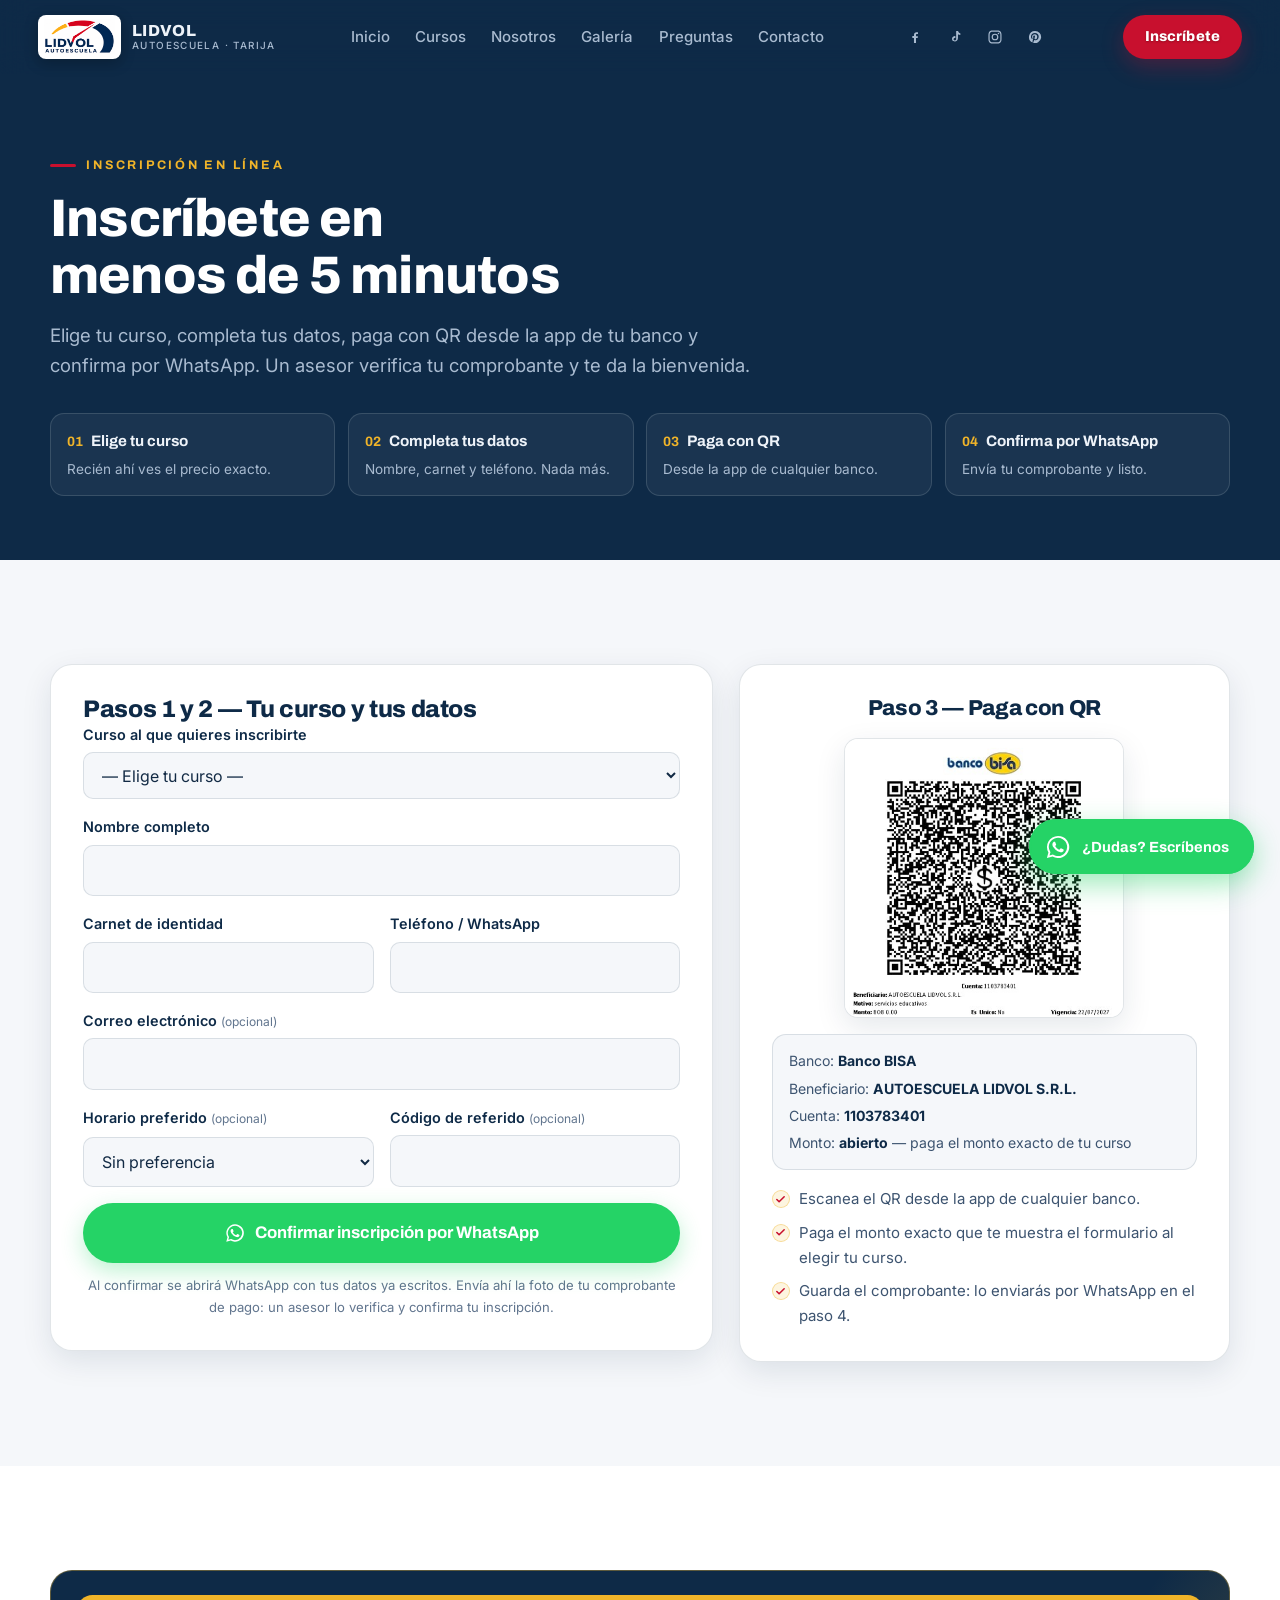
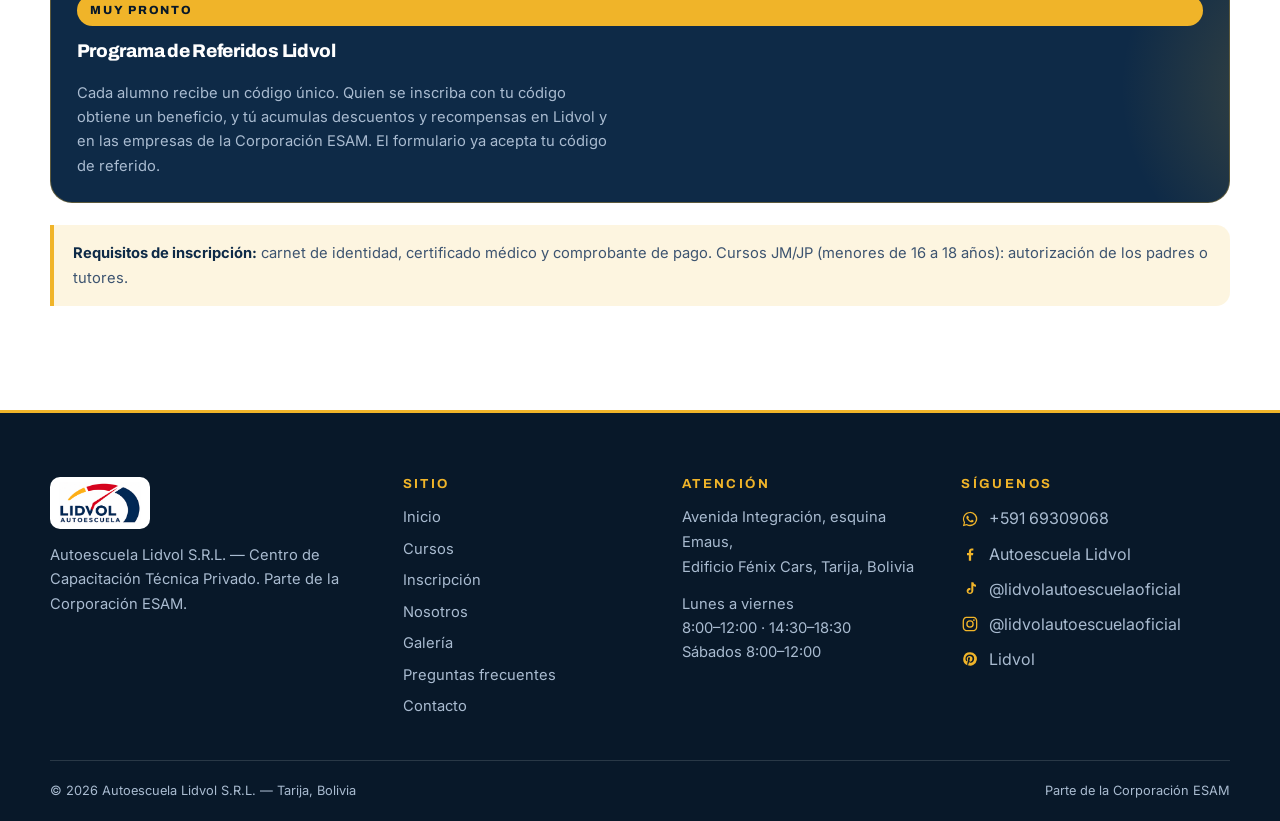
<file: inscripcion.html>
<!DOCTYPE html>
<html lang="es-BO" class="no-js">
<head>
  <meta charset="UTF-8">
  <meta name="viewport" content="width=device-width, initial-scale=1.0">
  <title>Inscripción en línea | Autoescuela Lidvol Tarija — elige tu curso y paga con QR</title>
  <meta name="description" content="Inscríbete en línea en Autoescuela Lidvol Tarija: elige tu curso de conducción, revisa el precio, paga con QR del Banco BISA y confirma por WhatsApp en menos de 5 minutos.">
  <meta property="og:title" content="Inscripción en línea — Autoescuela Lidvol Tarija">
  <meta property="og:description" content="Elige tu curso, paga con QR y confirma por WhatsApp. Así de simple.">
  <meta property="og:type" content="website">
  <meta property="og:image" content="assets/img/flota-panoramica.jpg">
  <meta property="og:locale" content="es_BO">
  <link rel="icon" type="image/png" href="assets/img/favicon.png">
  <link rel="preconnect" href="https://fonts.googleapis.com">
  <link rel="preconnect" href="https://fonts.gstatic.com" crossorigin>
  <link rel="stylesheet" href="https://fonts.googleapis.com/css2?family=Archivo:wght@500;600;700;800&family=Inter:wght@400;500;600&display=swap">
  <link rel="stylesheet" href="styles.css?v=20260804">
</head>
<body data-page="inscripcion">

  <a class="skip-link" href="#contenido">Saltar al contenido</a>

  <!-- ============================ NAV ============================ -->
  <header class="nav" data-nav>
    <div class="nav__inner">
      <a class="nav__brand" href="index.html" aria-label="Autoescuela Lidvol — Inicio">
        <img class="nav__logo" src="assets/img/logo-lidvol.png" alt="Logo de Autoescuela Lidvol" width="260" height="133">
        <span class="nav__brand-txt">
          LIDVOL
          <small>Autoescuela · Tarija</small>
        </span>
      </a>

      <ul class="nav__links">
        <li><a href="index.html">Inicio</a></li>
        <li><a href="cursos.html">Cursos</a></li>
        <li><a href="nosotros.html">Nosotros</a></li>
        <li><a href="galeria.html">Galería</a></li>
        <li><a href="preguntas-frecuentes.html">Preguntas</a></li>
        <li><a href="contacto.html">Contacto</a></li>
      </ul>

      <div class="nav__socials" aria-label="Redes sociales">
        <a href="https://www.facebook.com/share/18v52NrKSS/" target="_blank" rel="noopener" aria-label="Facebook: Autoescuela Lidvol">
          <svg viewBox="0 0 24 24" fill="currentColor" aria-hidden="true"><path d="M13.5 21v-7.4h2.5l.4-2.9h-2.9V8.8c0-.84.23-1.41 1.44-1.41h1.54V4.8c-.27-.04-1.18-.11-2.24-.11-2.22 0-3.74 1.35-3.74 3.84v2.14H8v2.9h2.45V21h3.05Z"/></svg>
        </a>
        <a href="https://www.tiktok.com/@lidvolautoescuelaoficial" target="_blank" rel="noopener" aria-label="TikTok: @lidvolautoescuelaoficial">
          <svg viewBox="0 0 24 24" fill="currentColor" aria-hidden="true"><path d="M16.6 3c.35 1.86 1.5 3.1 3.4 3.33v2.72c-1.28.05-2.4-.32-3.55-1.06v5.62c0 4.4-4.05 6.17-6.94 4.5-2.9-1.68-2.6-6.5 1.36-7.35.5-.1 1.2-.12 1.7-.03v2.82c-.4-.1-.8-.14-1.2-.05-1.36.3-1.9 1.9-1.06 2.94.77.96 2.5.85 3.15-.32.2-.36.28-.8.28-1.24V3h2.86Z"/></svg>
        </a>
        <a href="https://www.instagram.com/lidvolautoescuelaoficial?igsh=MnQ4dWZoNGxzc2Yw" target="_blank" rel="noopener" aria-label="Instagram: @lidvolautoescuelaoficial">
          <svg viewBox="0 0 24 24" fill="currentColor" aria-hidden="true"><path d="M12 2.2c-2.67 0-3 .01-4.05.06-1.05.05-1.76.21-2.39.46a4.8 4.8 0 0 0-1.74 1.13A4.8 4.8 0 0 0 2.69 5.6c-.25.62-.41 1.34-.46 2.38-.05 1.05-.07 1.39-.07 4.02s.02 2.97.07 4.02c.05 1.04.21 1.76.46 2.38.26.65.6 1.19 1.13 1.72.53.53 1.08.88 1.72 1.13.63.24 1.35.41 2.39.46 1.05.05 1.38.06 4.05.06s3-.01 4.05-.06c1.04-.05 1.76-.22 2.39-.46a4.8 4.8 0 0 0 1.72-1.13 4.8 4.8 0 0 0 1.13-1.72c.24-.62.41-1.34.46-2.38.05-1.05.06-1.39.06-4.02s-.01-2.97-.06-4.02c-.05-1.04-.22-1.76-.46-2.38a4.8 4.8 0 0 0-1.13-1.74 4.8 4.8 0 0 0-1.72-1.12c-.63-.25-1.35-.41-2.39-.46-1.05-.05-1.38-.06-4.05-.06Zm0 1.76c2.62 0 2.93.01 3.96.06.96.04 1.48.2 1.82.34.46.18.79.39 1.13.74.35.34.56.67.74 1.13.13.34.3.86.34 1.82.05 1.03.06 1.34.06 3.95s-.01 2.92-.06 3.95c-.04.96-.21 1.48-.34 1.82-.18.46-.39.79-.74 1.13a3.04 3.04 0 0 1-1.13.74c-.34.13-.86.3-1.82.34-1.03.05-1.34.06-3.96.06s-2.93-.01-3.96-.06c-.96-.04-1.48-.21-1.82-.34a3.04 3.04 0 0 1-1.13-.74 3.04 3.04 0 0 1-.74-1.13c-.13-.34-.3-.86-.34-1.82-.05-1.03-.06-1.34-.06-3.95s.01-2.92.06-3.95c.04-.96.21-1.48.34-1.82.18-.46.39-.79.74-1.13.34-.35.67-.56 1.13-.74.34-.14.86-.3 1.82-.34 1.03-.05 1.34-.06 3.96-.06Zm0 3a5.04 5.04 0 1 0 0 10.08A5.04 5.04 0 0 0 12 6.96Zm0 8.32a3.28 3.28 0 1 1 0-6.56 3.28 3.28 0 0 1 0 6.56Zm6.41-8.52a1.18 1.18 0 1 1-2.36 0 1.18 1.18 0 0 1 2.36 0Z"/></svg>
        </a>
        <a href="https://pin.it/5EhYht23X" target="_blank" rel="noopener" aria-label="Pinterest: Lidvol">
          <svg viewBox="0 0 24 24" fill="currentColor" aria-hidden="true"><path d="M12 3a9 9 0 0 0-3.55 17.27c-.06-.72-.1-1.83.02-2.62l1.05-4.44s-.27-.53-.27-1.32c0-1.24.72-2.17 1.61-2.17.76 0 1.13.57 1.13 1.26 0 .76-.49 1.9-.74 2.96-.21.89.44 1.6 1.32 1.6 1.58 0 2.79-1.66 2.79-4.07 0-2.13-1.53-3.61-3.71-3.61-2.53 0-4.01 1.9-4.01 3.86 0 .76.29 1.58.66 2.03.07.09.08.17.06.26l-.24.99c-.04.16-.13.2-.29.12-1.13-.53-1.83-2.17-1.83-3.5 0-2.84 2.07-5.46 5.96-5.46 3.13 0 5.56 2.23 5.56 5.21 0 3.11-1.96 5.61-4.68 5.61-.91 0-1.77-.47-2.07-1.03l-.56 2.14c-.2.78-.75 1.76-1.12 2.36A9 9 0 1 0 12 3Z"/></svg>
        </a>
      </div>

      <a class="btn btn--primary nav__cta" href="inscripcion.html">Inscríbete</a>

      <button class="nav__burger" data-burger aria-expanded="false" aria-controls="menu-movil" aria-label="Abrir menú">
        <span class="nav__burger-lineas"><span></span><span></span><span></span></span>
        <span class="nav__burger-txt">Menú</span>
      </button>
    </div>
  </header>

  <!-- Menú móvil -->
  <nav class="nav__panel" id="menu-movil" data-nav-panel aria-label="Menú principal">
    <ul>
      <li><a href="index.html">Inicio</a></li>
      <li><a href="cursos.html">Cursos</a></li>
      <li><a href="nosotros.html">Nosotros</a></li>
      <li><a href="galeria.html">Galería</a></li>
      <li><a href="preguntas-frecuentes.html">Preguntas frecuentes</a></li>
      <li><a href="contacto.html">Contacto</a></li>
    </ul>
    <a class="btn btn--primary" href="inscripcion.html">Inscríbete hoy</a>
    <div class="nav__panel-socials">
      <a href="https://wa.me/59169309068" target="_blank" rel="noopener" aria-label="WhatsApp: +591 69309068">
        <svg viewBox="0 0 24 24" fill="currentColor" aria-hidden="true"><path d="M12 2.5A9.5 9.5 0 0 0 3.8 16.74L2.5 21.5l4.88-1.28A9.5 9.5 0 1 0 12 2.5Zm0 17.3c-1.44 0-2.85-.4-4.07-1.13l-.29-.17-2.9.76.78-2.82-.19-.3a7.85 7.85 0 1 1 6.67 3.66Zm4.3-5.88c-.24-.12-1.4-.69-1.61-.77-.22-.08-.38-.12-.53.12-.16.24-.61.77-.75.93-.14.16-.28.18-.51.06-.24-.12-1-.37-1.9-1.17-.7-.63-1.18-1.4-1.31-1.64-.14-.24-.02-.37.1-.49.11-.11.24-.28.36-.42.12-.14.16-.24.24-.4.08-.16.04-.3-.02-.42-.06-.12-.53-1.28-.73-1.75-.19-.46-.39-.4-.53-.4-.14-.01-.3-.01-.45-.01-.16 0-.42.06-.64.3-.22.24-.83.81-.83 1.98 0 1.17.85 2.3.97 2.46.12.16 1.68 2.56 4.06 3.59.57.24 1.01.39 1.36.5.57.18 1.09.16 1.5.1.46-.07 1.4-.57 1.6-1.13.2-.55.2-1.02.14-1.12-.06-.1-.22-.16-.46-.28Z"/></svg>
      </a>
      <a href="https://www.facebook.com/share/18v52NrKSS/" target="_blank" rel="noopener" aria-label="Facebook: Autoescuela Lidvol">
        <svg viewBox="0 0 24 24" fill="currentColor" aria-hidden="true"><path d="M13.5 21v-7.4h2.5l.4-2.9h-2.9V8.8c0-.84.23-1.41 1.44-1.41h1.54V4.8c-.27-.04-1.18-.11-2.24-.11-2.22 0-3.74 1.35-3.74 3.84v2.14H8v2.9h2.45V21h3.05Z"/></svg>
      </a>
      <a href="https://www.tiktok.com/@lidvolautoescuelaoficial" target="_blank" rel="noopener" aria-label="TikTok: @lidvolautoescuelaoficial">
        <svg viewBox="0 0 24 24" fill="currentColor" aria-hidden="true"><path d="M16.6 3c.35 1.86 1.5 3.1 3.4 3.33v2.72c-1.28.05-2.4-.32-3.55-1.06v5.62c0 4.4-4.05 6.17-6.94 4.5-2.9-1.68-2.6-6.5 1.36-7.35.5-.1 1.2-.12 1.7-.03v2.82c-.4-.1-.8-.14-1.2-.05-1.36.3-1.9 1.9-1.06 2.94.77.96 2.5.85 3.15-.32.2-.36.28-.8.28-1.24V3h2.86Z"/></svg>
      </a>
      <a href="https://www.instagram.com/lidvolautoescuelaoficial?igsh=MnQ4dWZoNGxzc2Yw" target="_blank" rel="noopener" aria-label="Instagram: @lidvolautoescuelaoficial">
        <svg viewBox="0 0 24 24" fill="currentColor" aria-hidden="true"><path d="M12 2.2c-2.67 0-3 .01-4.05.06-1.05.05-1.76.21-2.39.46a4.8 4.8 0 0 0-1.74 1.13A4.8 4.8 0 0 0 2.69 5.6c-.25.62-.41 1.34-.46 2.38-.05 1.05-.07 1.39-.07 4.02s.02 2.97.07 4.02c.05 1.04.21 1.76.46 2.38.26.65.6 1.19 1.13 1.72.53.53 1.08.88 1.72 1.13.63.24 1.35.41 2.39.46 1.05.05 1.38.06 4.05.06s3-.01 4.05-.06c1.04-.05 1.76-.22 2.39-.46a4.8 4.8 0 0 0 1.72-1.13 4.8 4.8 0 0 0 1.13-1.72c.24-.62.41-1.34.46-2.38.05-1.05.06-1.39.06-4.02s-.01-2.97-.06-4.02c-.05-1.04-.22-1.76-.46-2.38a4.8 4.8 0 0 0-1.13-1.74 4.8 4.8 0 0 0-1.72-1.12c-.63-.25-1.35-.41-2.39-.46-1.05-.05-1.38-.06-4.05-.06Zm0 1.76c2.62 0 2.93.01 3.96.06.96.04 1.48.2 1.82.34.46.18.79.39 1.13.74.35.34.56.67.74 1.13.13.34.3.86.34 1.82.05 1.03.06 1.34.06 3.95s-.01 2.92-.06 3.95c-.04.96-.21 1.48-.34 1.82-.18.46-.39.79-.74 1.13a3.04 3.04 0 0 1-1.13.74c-.34.13-.86.3-1.82.34-1.03.05-1.34.06-3.96.06s-2.93-.01-3.96-.06c-.96-.04-1.48-.21-1.82-.34a3.04 3.04 0 0 1-1.13-.74 3.04 3.04 0 0 1-.74-1.13c-.13-.34-.3-.86-.34-1.82-.05-1.03-.06-1.34-.06-3.95s.01-2.92.06-3.95c.04-.96.21-1.48.34-1.82.18-.46.39-.79.74-1.13.34-.35.67-.56 1.13-.74.34-.14.86-.3 1.82-.34 1.03-.05 1.34-.06 3.96-.06Zm0 3a5.04 5.04 0 1 0 0 10.08A5.04 5.04 0 0 0 12 6.96Zm0 8.32a3.28 3.28 0 1 1 0-6.56 3.28 3.28 0 0 1 0 6.56Zm6.41-8.52a1.18 1.18 0 1 1-2.36 0 1.18 1.18 0 0 1 2.36 0Z"/></svg>
      </a>
      <a href="https://pin.it/5EhYht23X" target="_blank" rel="noopener" aria-label="Pinterest: Lidvol">
        <svg viewBox="0 0 24 24" fill="currentColor" aria-hidden="true"><path d="M12 3a9 9 0 0 0-3.55 17.27c-.06-.72-.1-1.83.02-2.62l1.05-4.44s-.27-.53-.27-1.32c0-1.24.72-2.17 1.61-2.17.76 0 1.13.57 1.13 1.26 0 .76-.49 1.9-.74 2.96-.21.89.44 1.6 1.32 1.6 1.58 0 2.79-1.66 2.79-4.07 0-2.13-1.53-3.61-3.71-3.61-2.53 0-4.01 1.9-4.01 3.86 0 .76.29 1.58.66 2.03.07.09.08.17.06.26l-.24.99c-.04.16-.13.2-.29.12-1.13-.53-1.83-2.17-1.83-3.5 0-2.84 2.07-5.46 5.96-5.46 3.13 0 5.56 2.23 5.56 5.21 0 3.11-1.96 5.61-4.68 5.61-.91 0-1.77-.47-2.07-1.03l-.56 2.14c-.2.78-.75 1.76-1.12 2.36A9 9 0 1 0 12 3Z"/></svg>
      </a>
    </div>
  </nav>

  <main id="contenido">

    <!-- ============================ PAGE HERO + PASOS ============================ -->
    <section class="page-hero">
      <div class="container">
        <p class="kicker reveal">Inscripción en línea</p>
        <h1 class="reveal" style="--rd:.08s">Inscríbete en menos de 5 minutos</h1>
        <p class="lead reveal" style="--rd:.16s">
          Elige tu curso, completa tus datos, paga con QR desde la app de tu banco y confirma
          por WhatsApp. Un asesor verifica tu comprobante y te da la bienvenida.
        </p>

        <div class="steps reveal" style="--rd:.24s; margin-top:2rem">
          <div class="step"><b>Elige tu curso</b>Recién ahí ves el precio exacto.</div>
          <div class="step"><b>Completa tus datos</b>Nombre, carnet y teléfono. Nada más.</div>
          <div class="step"><b>Paga con QR</b>Desde la app de cualquier banco.</div>
          <div class="step"><b>Confirma por WhatsApp</b>Envía tu comprobante y listo.</div>
        </div>
      </div>
    </section>

    <!-- ============================ FORMULARIO + QR ============================ -->
    <section class="section" aria-label="Formulario de inscripción">
      <div class="container enroll-grid">

        <!-- Paso 1 y 2: curso + datos -->
        <div class="panel reveal">
          <form data-enroll-form novalidate>
            <h2>Pasos 1 y 2 — Tu curso y tus datos</h2>

            <div class="field">
              <label for="f-curso">Curso al que quieres inscribirte</label>
              <select id="f-curso" name="curso" required>
                <option value="">— Elige tu curso —</option>
                <optgroup label="Cursos desde cero">
                  <option value="cero-JM">Categoría JM — Motos (menores 16–18)</option>
                  <option value="cero-JP">Categoría JP — Autos particulares (menores 16–18)</option>
                  <option value="cero-M">Categoría M — Motocicletas</option>
                  <option value="cero-P">Categoría P — Particular (autos, vagonetas, jeeps)</option>
                  <option value="cero-A">Categoría A — Transporte público liviano</option>
                  <option value="cero-B">Categoría B — Medianos (micros, buses, camiones ligeros)</option>
                  <option value="cero-C">Categoría C — Pesados de alto tonelaje</option>
                  <option value="cero-T">Categoría T — Maquinaria pesada (retro y volqueta)</option>
                </optgroup>
                <optgroup label="Cursos intensivos">
                  <option value="int-JM">Intensivo JM — Motos (menores 16–18)</option>
                  <option value="int-JP">Intensivo JP — Autos particulares (menores 16–18)</option>
                  <option value="int-M">Intensivo M — Motocicletas</option>
                  <option value="int-P">Intensivo P — Particular</option>
                  <option value="int-A">Intensivo A — Transporte público liviano</option>
                  <option value="int-B">Intensivo B — Medianos</option>
                  <option value="int-C">Intensivo C — Pesados</option>
                  <option value="int-T">Intensivo T — Maquinaria pesada</option>
                </optgroup>
                <optgroup label="Obtención de licencia">
                  <option value="lic-JM">Licencia JM — Motos (menores 16–18)</option>
                  <option value="lic-JP">Licencia JP — Autos particulares (menores 16–18)</option>
                  <option value="lic-M">Licencia M — Motocicletas</option>
                  <option value="lic-P">Licencia P — Particular</option>
                  <option value="lic-A">Licencia A — Transporte público liviano</option>
                  <option value="lic-B">Licencia B — Medianos</option>
                  <option value="lic-C">Licencia C — Pesados</option>
                  <option value="lic-T">Licencia T — Maquinaria pesada</option>
                </optgroup>
                <optgroup label="Formación técnica">
                  <option value="tec-mecanica">Mecánica automotriz básica</option>
                  <option value="tec-electricidad">Electricidad automotriz básica</option>
                </optgroup>
              </select>
              <small class="err">Elige un curso para continuar.</small>
            </div>

            <!-- El precio lo inyecta main.js desde lib/precios.js -->
            <div class="price-box" data-price-box aria-live="polite">
              <p class="price-box__label">Precio del curso</p>
              <p class="price-box__amount" data-price-amount></p>
              <p class="price-box__detail" data-price-detail></p>
            </div>

            <div class="note-box minor-note" data-minor-note>
              <b>Curso para menores (16–18 años):</b> para completar la inscripción se requiere la
              autorización de los padres o tutores. Te indicaremos por WhatsApp cómo presentarla.
            </div>

            <div class="field">
              <label for="f-nombre">Nombre completo</label>
              <input id="f-nombre" name="nombre" type="text" autocomplete="name" required>
              <small class="err">Escribe tu nombre completo.</small>
            </div>

            <div class="form-row">
              <div class="field">
                <label for="f-ci">Carnet de identidad</label>
                <input id="f-ci" name="ci" type="text" inputmode="numeric" autocomplete="off" required>
                <small class="err">Escribe tu número de carnet.</small>
              </div>
              <div class="field">
                <label for="f-telefono">Teléfono / WhatsApp</label>
                <input id="f-telefono" name="telefono" type="tel" inputmode="tel" autocomplete="tel" required>
                <small class="err">Escribe tu número de contacto.</small>
              </div>
            </div>

            <div class="field">
              <label for="f-correo">Correo electrónico <small>(opcional)</small></label>
              <input id="f-correo" name="correo" type="email" autocomplete="email">
            </div>

            <div class="form-row">
              <div class="field">
                <label for="f-horario">Horario preferido <small>(opcional)</small></label>
                <select id="f-horario" name="horario">
                  <option value="">Sin preferencia</option>
                  <option>Mañana (8:00–12:00)</option>
                  <option>Tarde (14:30–18:30)</option>
                  <option>Fines de semana</option>
                </select>
              </div>
              <div class="field">
                <label for="f-referido">Código de referido <small>(opcional)</small></label>
                <input id="f-referido" name="referido" type="text" autocomplete="off">
              </div>
            </div>

            <button type="submit" class="btn btn--wa btn--lg btn--block">
              <svg viewBox="0 0 24 24" fill="currentColor" width="22" height="22" aria-hidden="true"><path d="M12 2.5A9.5 9.5 0 0 0 3.8 16.74L2.5 21.5l4.88-1.28A9.5 9.5 0 1 0 12 2.5Zm0 17.3c-1.44 0-2.85-.4-4.07-1.13l-.29-.17-2.9.76.78-2.82-.19-.3a7.85 7.85 0 1 1 6.67 3.66Zm4.3-5.88c-.24-.12-1.4-.69-1.61-.77-.22-.08-.38-.12-.53.12-.16.24-.61.77-.75.93-.14.16-.28.18-.51.06-.24-.12-1-.37-1.9-1.17-.7-.63-1.18-1.4-1.31-1.64-.14-.24-.02-.37.1-.49.11-.11.24-.28.36-.42.12-.14.16-.24.24-.4.08-.16.04-.3-.02-.42-.06-.12-.53-1.28-.73-1.75-.19-.46-.39-.4-.53-.4-.14-.01-.3-.01-.45-.01-.16 0-.42.06-.64.3-.22.24-.83.81-.83 1.98 0 1.17.85 2.3.97 2.46.12.16 1.68 2.56 4.06 3.59.57.24 1.01.39 1.36.5.57.18 1.09.16 1.5.1.46-.07 1.4-.57 1.6-1.13.2-.55.2-1.02.14-1.12-.06-.1-.22-.16-.46-.28Z"/></svg>
              Confirmar inscripción por WhatsApp
            </button>
            <p style="margin-top:.8rem; font-size:.82rem; color:var(--ink-mute); text-align:center">
              Al confirmar se abrirá WhatsApp con tus datos ya escritos. Envía ahí la foto de tu
              comprobante de pago: un asesor lo verifica y confirma tu inscripción.
            </p>
          </form>
        </div>

        <!-- Paso 3: pago con QR -->
        <!-- FASE 2: reemplazar este componente por la pasarela con verificación automática
             (Libélula / Veripagos / PagoFácil) sin tocar el resto del flujo -->
        <div data-component="pago-qr">
          <div class="panel qr-panel reveal" style="--rd:.12s">
            <h2>Paso 3 — Paga con QR</h2>
            <img class="qr" src="assets/img/qr-pago.jpg" alt="Código QR de pago del Banco BISA a nombre de Autoescuela Lidvol S.R.L." loading="lazy" decoding="async">
            <div class="bank-data">
              <span>Banco: <b>Banco BISA</b></span>
              <span>Beneficiario: <b>AUTOESCUELA LIDVOL S.R.L.</b></span>
              <span>Cuenta: <b>1103783401</b></span>
              <span>Monto: <b>abierto</b> — paga el monto exacto de tu curso</span>
            </div>
            <ul class="includes-list qr-steps">
              <li>Escanea el QR desde la app de cualquier banco.</li>
              <li>Paga el monto exacto que te muestra el formulario al elegir tu curso.</li>
              <li>Guarda el comprobante: lo enviarás por WhatsApp en el paso 4.</li>
            </ul>
          </div>
        </div>
      </div>
    </section>

    <!-- ============================ REFERIDOS + REQUISITOS ============================ -->
    <section class="section section--paper" aria-label="Programa de referidos y requisitos">
      <div class="container" style="display:grid; gap:1.4rem">
        <div class="referral referral--slim reveal">
          <span class="referral__tag">Muy pronto</span>
          <h3>Programa de Referidos Lidvol</h3>
          <p>
            Cada alumno recibe un código único. Quien se inscriba con tu código obtiene un beneficio,
            y tú acumulas descuentos y recompensas en Lidvol y en las empresas de la Corporación ESAM.
            El formulario ya acepta tu código de referido.
          </p>
        </div>
        <div class="note-box reveal">
          <b>Requisitos de inscripción:</b> carnet de identidad, certificado médico y comprobante de pago.
          Cursos JM/JP (menores de 16 a 18 años): autorización de los padres o tutores.
        </div>
      </div>
    </section>
  </main>

  <!-- ============================ FOOTER ============================ -->
  <footer class="footer">
    <div class="container">
      <div class="footer__grid">
        <div class="footer__brand">
          <img src="assets/img/logo-lidvol.png" alt="Logo de Autoescuela Lidvol" width="260" height="133" loading="lazy">
          <p>Autoescuela Lidvol S.R.L. — Centro de Capacitación Técnica Privado. Parte de la Corporación ESAM.</p>
        </div>

        <nav aria-label="Enlaces del sitio">
          <h4>Sitio</h4>
          <ul>
            <li><a href="index.html">Inicio</a></li>
            <li><a href="cursos.html">Cursos</a></li>
            <li><a href="inscripcion.html">Inscripción</a></li>
            <li><a href="nosotros.html">Nosotros</a></li>
            <li><a href="galeria.html">Galería</a></li>
            <li><a href="preguntas-frecuentes.html">Preguntas frecuentes</a></li>
            <li><a href="contacto.html">Contacto</a></li>
          </ul>
        </nav>

        <div>
          <h4>Atención</h4>
          <address>
            Avenida Integración, esquina Emaus,<br>
            Edificio Fénix Cars, Tarija, Bolivia
          </address>
          <p style="margin-top:.7rem">Lunes a viernes<br>8:00–12:00 · 14:30–18:30<br>Sábados 8:00–12:00</p>
        </div>

        <div>
          <h4>Síguenos</h4>
          <div class="footer__social">
            <a href="https://wa.me/59169309068" target="_blank" rel="noopener">
              <svg viewBox="0 0 24 24" fill="currentColor" aria-hidden="true"><path d="M12 2.5A9.5 9.5 0 0 0 3.8 16.74L2.5 21.5l4.88-1.28A9.5 9.5 0 1 0 12 2.5Zm0 17.3c-1.44 0-2.85-.4-4.07-1.13l-.29-.17-2.9.76.78-2.82-.19-.3a7.85 7.85 0 1 1 6.67 3.66Zm4.3-5.88c-.24-.12-1.4-.69-1.61-.77-.22-.08-.38-.12-.53.12-.16.24-.61.77-.75.93-.14.16-.28.18-.51.06-.24-.12-1-.37-1.9-1.17-.7-.63-1.18-1.4-1.31-1.64-.14-.24-.02-.37.1-.49.11-.11.24-.28.36-.42.12-.14.16-.24.24-.4.08-.16.04-.3-.02-.42-.06-.12-.53-1.28-.73-1.75-.19-.46-.39-.4-.53-.4-.14-.01-.3-.01-.45-.01-.16 0-.42.06-.64.3-.22.24-.83.81-.83 1.98 0 1.17.85 2.3.97 2.46.12.16 1.68 2.56 4.06 3.59.57.24 1.01.39 1.36.5.57.18 1.09.16 1.5.1.46-.07 1.4-.57 1.6-1.13.2-.55.2-1.02.14-1.12-.06-.1-.22-.16-.46-.28Z"/></svg>
              +591 69309068
            </a>
            <a href="https://www.facebook.com/share/18v52NrKSS/" target="_blank" rel="noopener">
              <svg viewBox="0 0 24 24" fill="currentColor" aria-hidden="true"><path d="M13.5 21v-7.4h2.5l.4-2.9h-2.9V8.8c0-.84.23-1.41 1.44-1.41h1.54V4.8c-.27-.04-1.18-.11-2.24-.11-2.22 0-3.74 1.35-3.74 3.84v2.14H8v2.9h2.45V21h3.05Z"/></svg>
              Autoescuela Lidvol
            </a>
            <a href="https://www.tiktok.com/@lidvolautoescuelaoficial" target="_blank" rel="noopener">
              <svg viewBox="0 0 24 24" fill="currentColor" aria-hidden="true"><path d="M16.6 3c.35 1.86 1.5 3.1 3.4 3.33v2.72c-1.28.05-2.4-.32-3.55-1.06v5.62c0 4.4-4.05 6.17-6.94 4.5-2.9-1.68-2.6-6.5 1.36-7.35.5-.1 1.2-.12 1.7-.03v2.82c-.4-.1-.8-.14-1.2-.05-1.36.3-1.9 1.9-1.06 2.94.77.96 2.5.85 3.15-.32.2-.36.28-.8.28-1.24V3h2.86Z"/></svg>
              @lidvolautoescuelaoficial
            </a>
            <a href="https://www.instagram.com/lidvolautoescuelaoficial?igsh=MnQ4dWZoNGxzc2Yw" target="_blank" rel="noopener">
              <svg viewBox="0 0 24 24" fill="currentColor" aria-hidden="true"><path d="M12 2.2c-2.67 0-3 .01-4.05.06-1.05.05-1.76.21-2.39.46a4.8 4.8 0 0 0-1.74 1.13A4.8 4.8 0 0 0 2.69 5.6c-.25.62-.41 1.34-.46 2.38-.05 1.05-.07 1.39-.07 4.02s.02 2.97.07 4.02c.05 1.04.21 1.76.46 2.38.26.65.6 1.19 1.13 1.72.53.53 1.08.88 1.72 1.13.63.24 1.35.41 2.39.46 1.05.05 1.38.06 4.05.06s3-.01 4.05-.06c1.04-.05 1.76-.22 2.39-.46a4.8 4.8 0 0 0 1.72-1.13 4.8 4.8 0 0 0 1.13-1.72c.24-.62.41-1.34.46-2.38.05-1.05.06-1.39.06-4.02s-.01-2.97-.06-4.02c-.05-1.04-.22-1.76-.46-2.38a4.8 4.8 0 0 0-1.13-1.74 4.8 4.8 0 0 0-1.72-1.12c-.63-.25-1.35-.41-2.39-.46-1.05-.05-1.38-.06-4.05-.06Zm0 1.76c2.62 0 2.93.01 3.96.06.96.04 1.48.2 1.82.34.46.18.79.39 1.13.74.35.34.56.67.74 1.13.13.34.3.86.34 1.82.05 1.03.06 1.34.06 3.95s-.01 2.92-.06 3.95c-.04.96-.21 1.48-.34 1.82-.18.46-.39.79-.74 1.13a3.04 3.04 0 0 1-1.13.74c-.34.13-.86.3-1.82.34-1.03.05-1.34.06-3.96.06s-2.93-.01-3.96-.06c-.96-.04-1.48-.21-1.82-.34a3.04 3.04 0 0 1-1.13-.74 3.04 3.04 0 0 1-.74-1.13c-.13-.34-.3-.86-.34-1.82-.05-1.03-.06-1.34-.06-3.95s.01-2.92.06-3.95c.04-.96.21-1.48.34-1.82.18-.46.39-.79.74-1.13.34-.35.67-.56 1.13-.74.34-.14.86-.3 1.82-.34 1.03-.05 1.34-.06 3.96-.06Zm0 3a5.04 5.04 0 1 0 0 10.08A5.04 5.04 0 0 0 12 6.96Zm0 8.32a3.28 3.28 0 1 1 0-6.56 3.28 3.28 0 0 1 0 6.56Zm6.41-8.52a1.18 1.18 0 1 1-2.36 0 1.18 1.18 0 0 1 2.36 0Z"/></svg>
              @lidvolautoescuelaoficial
            </a>
            <a href="https://pin.it/5EhYht23X" target="_blank" rel="noopener">
              <svg viewBox="0 0 24 24" fill="currentColor" aria-hidden="true"><path d="M12 3a9 9 0 0 0-3.55 17.27c-.06-.72-.1-1.83.02-2.62l1.05-4.44s-.27-.53-.27-1.32c0-1.24.72-2.17 1.61-2.17.76 0 1.13.57 1.13 1.26 0 .76-.49 1.9-.74 2.96-.21.89.44 1.6 1.32 1.6 1.58 0 2.79-1.66 2.79-4.07 0-2.13-1.53-3.61-3.71-3.61-2.53 0-4.01 1.9-4.01 3.86 0 .76.29 1.58.66 2.03.07.09.08.17.06.26l-.24.99c-.04.16-.13.2-.29.12-1.13-.53-1.83-2.17-1.83-3.5 0-2.84 2.07-5.46 5.96-5.46 3.13 0 5.56 2.23 5.56 5.21 0 3.11-1.96 5.61-4.68 5.61-.91 0-1.77-.47-2.07-1.03l-.56 2.14c-.2.78-.75 1.76-1.12 2.36A9 9 0 1 0 12 3Z"/></svg>
              Lidvol
            </a>
          </div>
        </div>
      </div>

      <div class="footer__bottom">
        <span>© <span data-year>2026</span> Autoescuela Lidvol S.R.L. — Tarija, Bolivia</span>
        <span>Parte de la Corporación ESAM</span>
      </div>
    </div>
  </footer>

  <!-- Botón flotante de WhatsApp -->
  <a class="wa-float" data-wa-float href="https://wa.me/59169309068" target="_blank" rel="noopener" aria-label="Escríbenos por WhatsApp">
    <svg viewBox="0 0 24 24" fill="currentColor" aria-hidden="true"><path d="M12 2.5A9.5 9.5 0 0 0 3.8 16.74L2.5 21.5l4.88-1.28A9.5 9.5 0 1 0 12 2.5Zm0 17.3c-1.44 0-2.85-.4-4.07-1.13l-.29-.17-2.9.76.78-2.82-.19-.3a7.85 7.85 0 1 1 6.67 3.66Zm4.3-5.88c-.24-.12-1.4-.69-1.61-.77-.22-.08-.38-.12-.53.12-.16.24-.61.77-.75.93-.14.16-.28.18-.51.06-.24-.12-1-.37-1.9-1.17-.7-.63-1.18-1.4-1.31-1.64-.14-.24-.02-.37.1-.49.11-.11.24-.28.36-.42.12-.14.16-.24.24-.4.08-.16.04-.3-.02-.42-.06-.12-.53-1.28-.73-1.75-.19-.46-.39-.4-.53-.4-.14-.01-.3-.01-.45-.01-.16 0-.42.06-.64.3-.22.24-.83.81-.83 1.98 0 1.17.85 2.3.97 2.46.12.16 1.68 2.56 4.06 3.59.57.24 1.01.39 1.36.5.57.18 1.09.16 1.5.1.46-.07 1.4-.57 1.6-1.13.2-.55.2-1.02.14-1.12-.06-.1-.22-.16-.46-.28Z"/></svg>
    <span class="wa-float__label">¿Dudas? Escríbenos</span>
  </a>

  <script defer src="lib/manifest.js?v=20260804"></script>
  <script defer src="lib/precios.js?v=20260804"></script>
  <script defer src="main.js?v=20260804"></script>
</body>
</html>
</file>
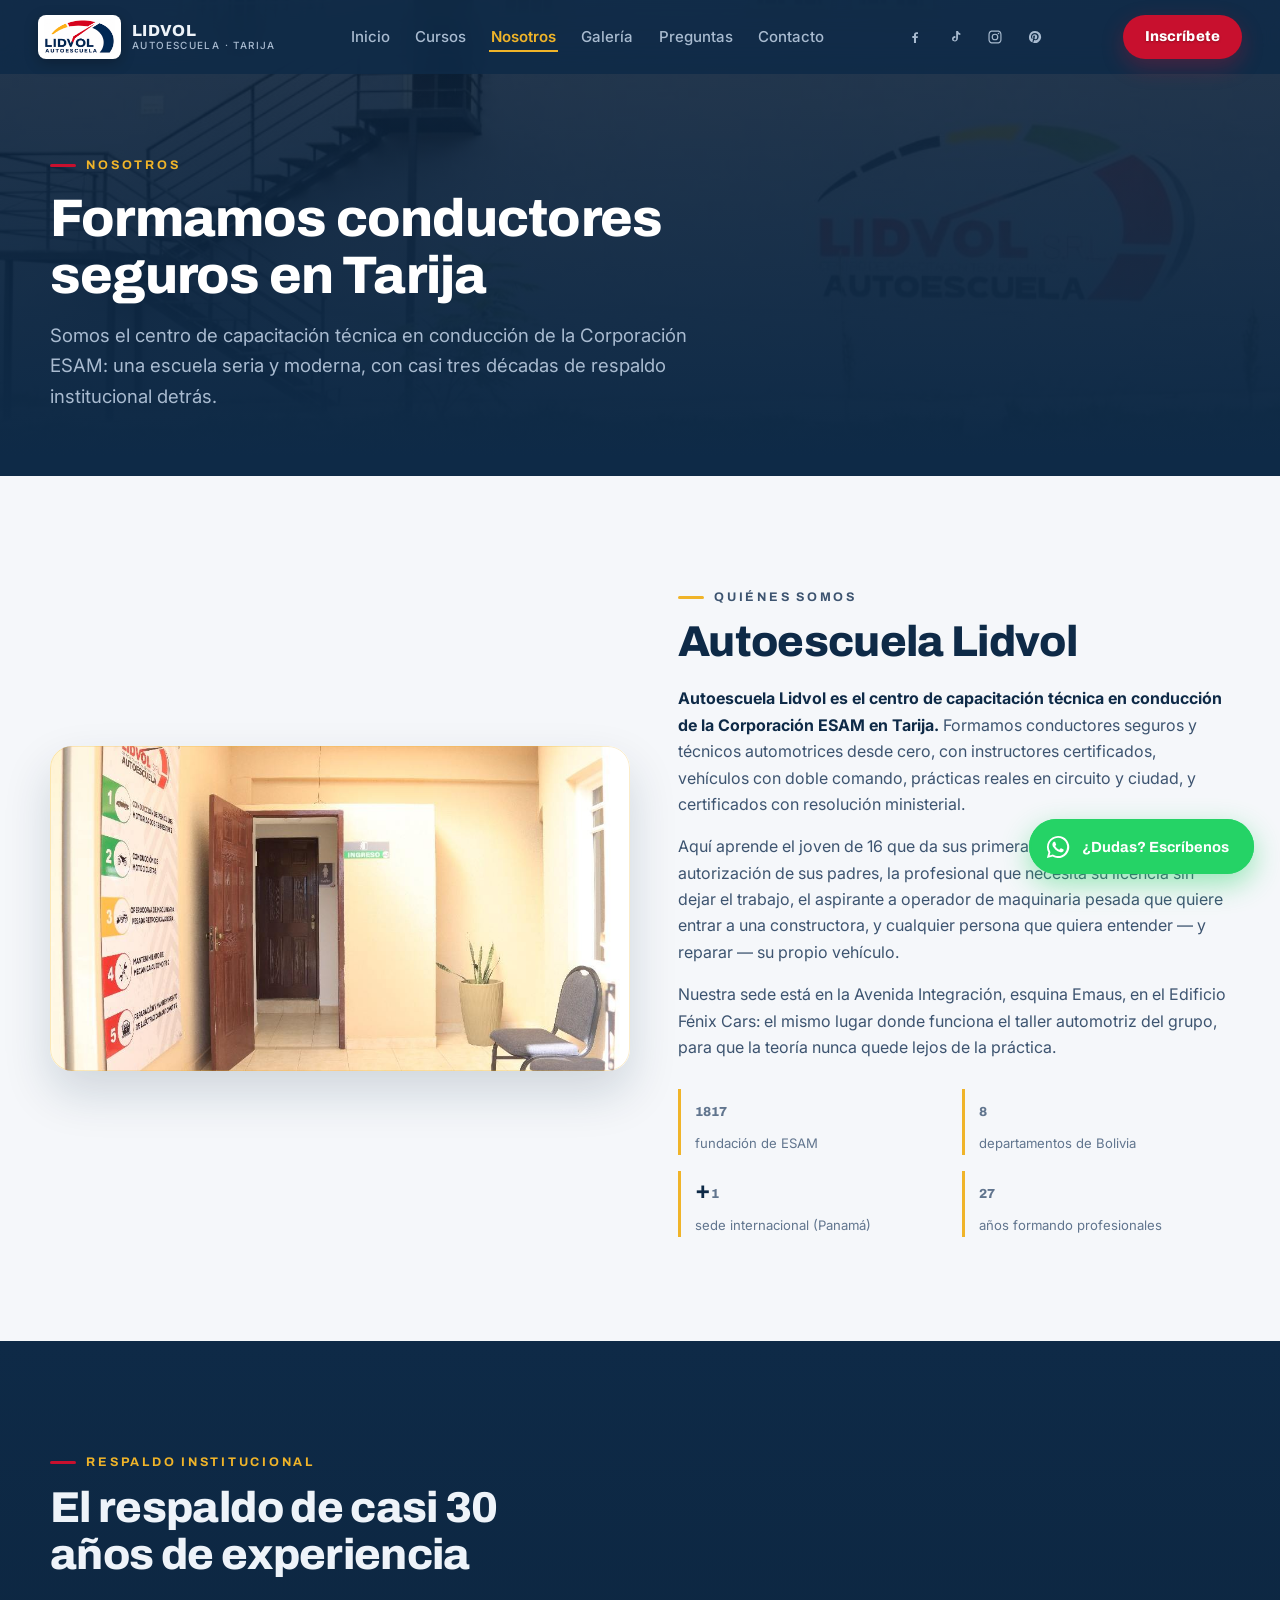
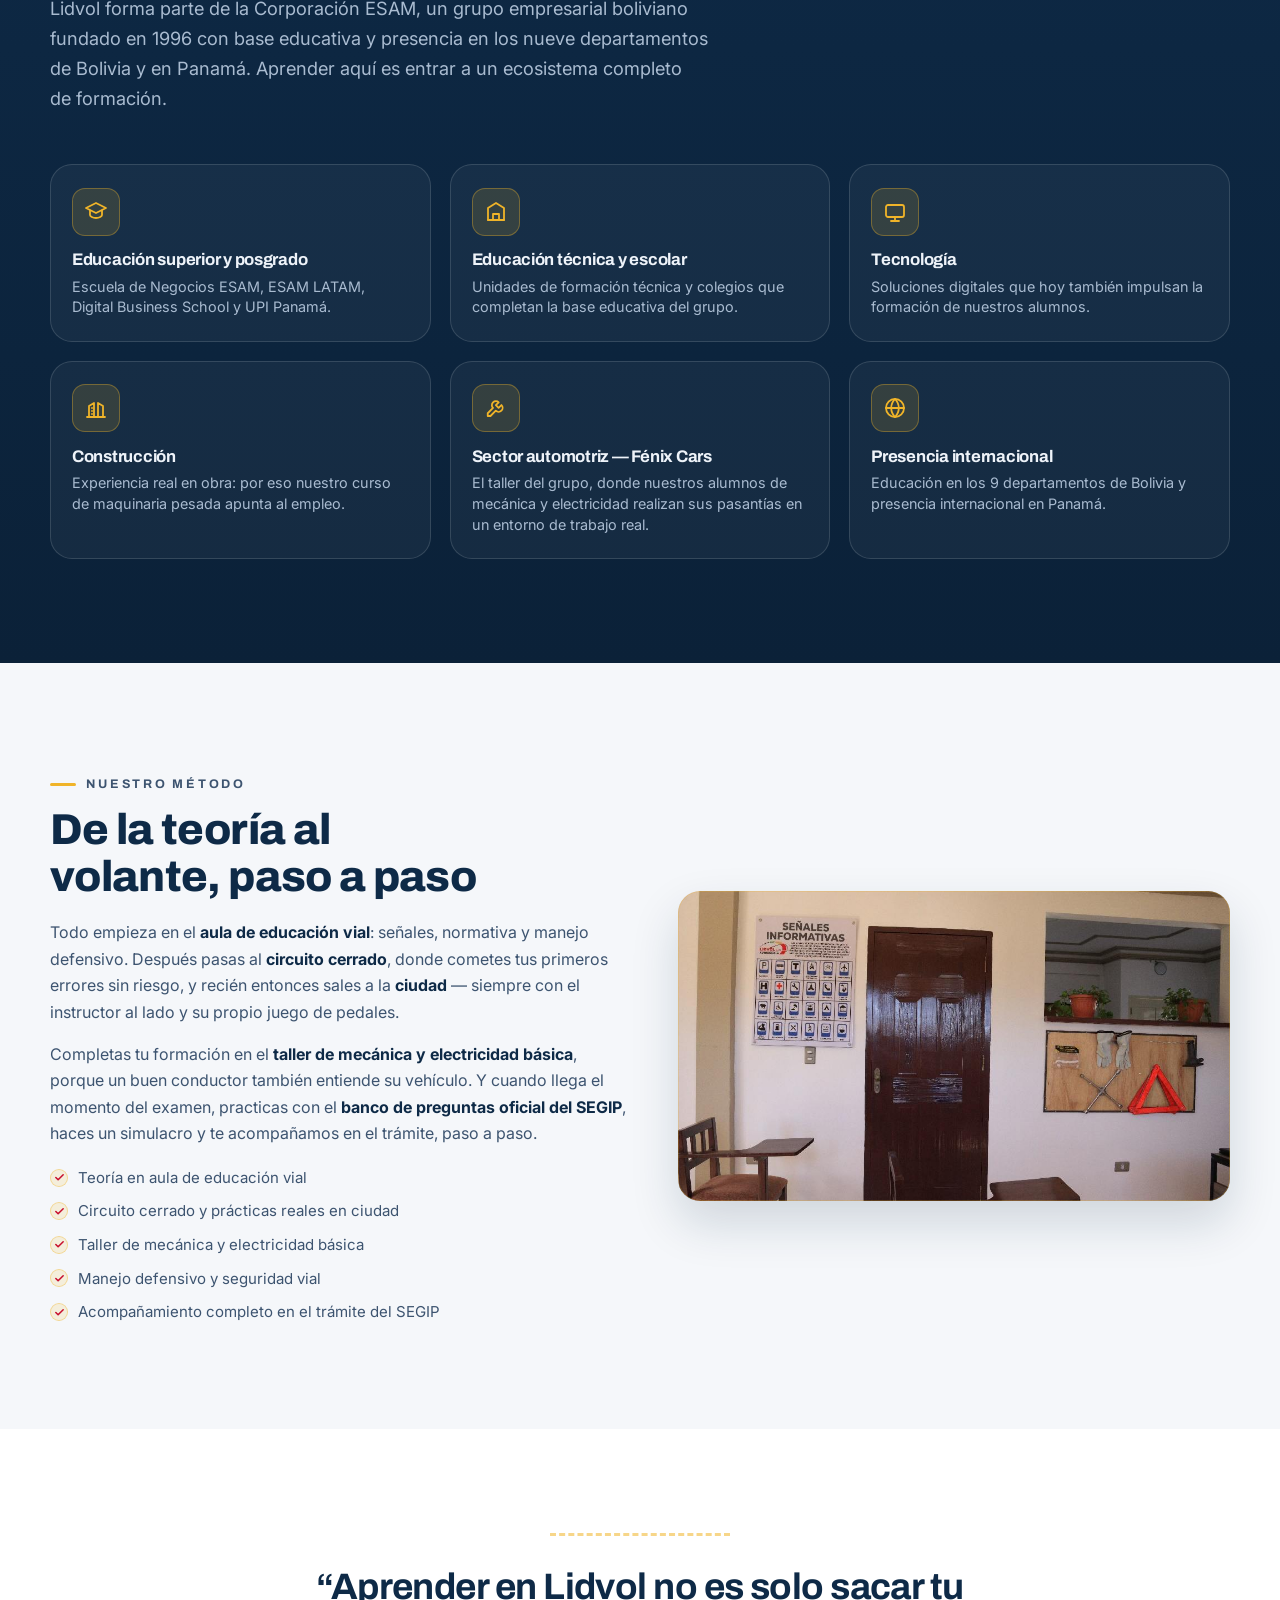
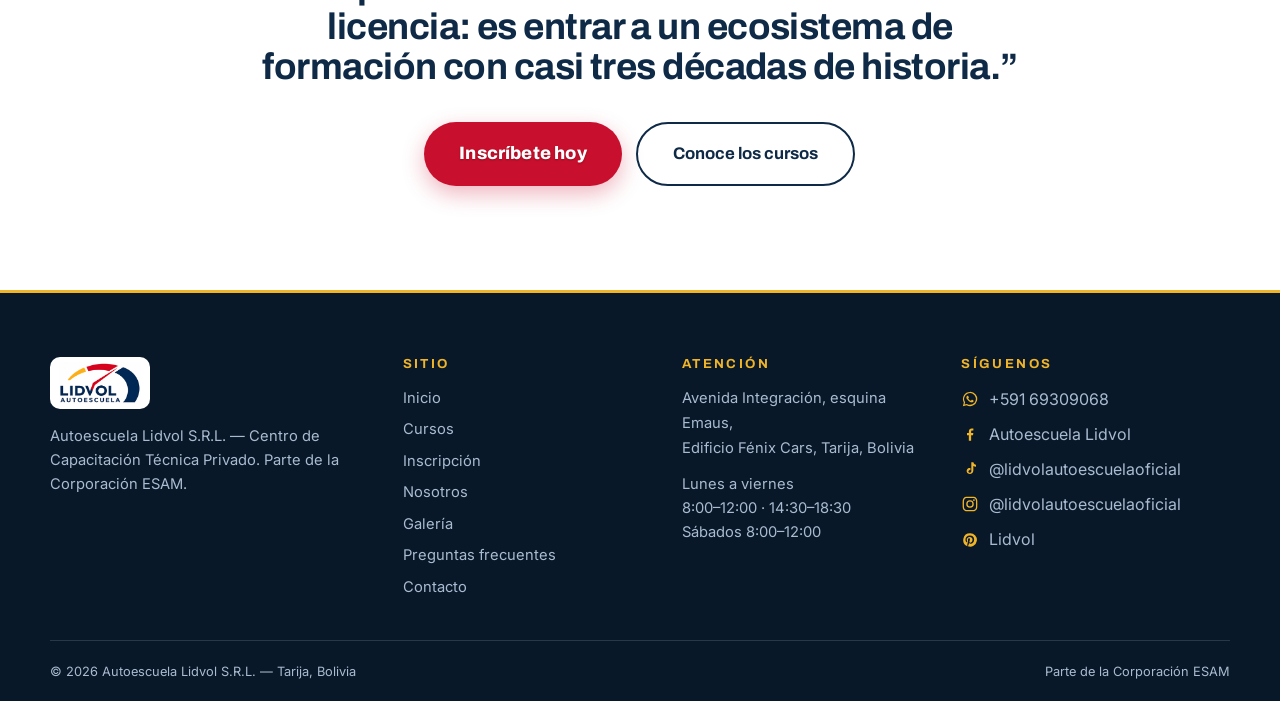
<file: nosotros.html>
<!DOCTYPE html>
<html lang="es-BO" class="no-js">
<head>
  <meta charset="UTF-8">
  <meta name="viewport" content="width=device-width, initial-scale=1.0">
  <title>Nosotros | Autoescuela Lidvol — el respaldo de la Corporación ESAM en Tarija</title>
  <meta name="description" content="Autoescuela Lidvol es el centro de capacitación técnica en conducción de la Corporación ESAM en Tarija: instructores certificados, vehículos con doble comando y certificados con resolución ministerial, con casi 30 años de respaldo institucional.">
  <meta property="og:title" content="Nosotros — Autoescuela Lidvol Tarija">
  <meta property="og:description" content="Formamos conductores seguros y técnicos automotrices desde cero, con el respaldo de la Corporación ESAM (desde 1996).">
  <meta property="og:type" content="website">
  <meta property="og:image" content="assets/img/fachada-mural.jpg">
  <meta property="og:locale" content="es_BO">
  <link rel="icon" type="image/png" href="assets/img/favicon.png">
  <link rel="preconnect" href="https://fonts.googleapis.com">
  <link rel="preconnect" href="https://fonts.gstatic.com" crossorigin>
  <link rel="stylesheet" href="https://fonts.googleapis.com/css2?family=Archivo:wght@500;600;700;800&family=Inter:wght@400;500;600&display=swap">
  <link rel="stylesheet" href="styles.css?v=20260804">
</head>
<body data-page="nosotros">

  <a class="skip-link" href="#contenido">Saltar al contenido</a>

  <!-- ============================ NAV ============================ -->
  <header class="nav" data-nav>
    <div class="nav__inner">
      <a class="nav__brand" href="index.html" aria-label="Autoescuela Lidvol — Inicio">
        <img class="nav__logo" src="assets/img/logo-lidvol.png" alt="Logo de Autoescuela Lidvol" width="260" height="133">
        <span class="nav__brand-txt">
          LIDVOL
          <small>Autoescuela · Tarija</small>
        </span>
      </a>

      <ul class="nav__links">
        <li><a href="index.html">Inicio</a></li>
        <li><a href="cursos.html">Cursos</a></li>
        <li><a href="nosotros.html" aria-current="page">Nosotros</a></li>
        <li><a href="galeria.html">Galería</a></li>
        <li><a href="preguntas-frecuentes.html">Preguntas</a></li>
        <li><a href="contacto.html">Contacto</a></li>
      </ul>

      <div class="nav__socials" aria-label="Redes sociales">
        <a href="https://www.facebook.com/share/18v52NrKSS/" target="_blank" rel="noopener" aria-label="Facebook: Autoescuela Lidvol">
          <svg viewBox="0 0 24 24" fill="currentColor" aria-hidden="true"><path d="M13.5 21v-7.4h2.5l.4-2.9h-2.9V8.8c0-.84.23-1.41 1.44-1.41h1.54V4.8c-.27-.04-1.18-.11-2.24-.11-2.22 0-3.74 1.35-3.74 3.84v2.14H8v2.9h2.45V21h3.05Z"/></svg>
        </a>
        <a href="https://www.tiktok.com/@lidvolautoescuelaoficial" target="_blank" rel="noopener" aria-label="TikTok: @lidvolautoescuelaoficial">
          <svg viewBox="0 0 24 24" fill="currentColor" aria-hidden="true"><path d="M16.6 3c.35 1.86 1.5 3.1 3.4 3.33v2.72c-1.28.05-2.4-.32-3.55-1.06v5.62c0 4.4-4.05 6.17-6.94 4.5-2.9-1.68-2.6-6.5 1.36-7.35.5-.1 1.2-.12 1.7-.03v2.82c-.4-.1-.8-.14-1.2-.05-1.36.3-1.9 1.9-1.06 2.94.77.96 2.5.85 3.15-.32.2-.36.28-.8.28-1.24V3h2.86Z"/></svg>
        </a>
        <a href="https://www.instagram.com/lidvolautoescuelaoficial?igsh=MnQ4dWZoNGxzc2Yw" target="_blank" rel="noopener" aria-label="Instagram: @lidvolautoescuelaoficial">
          <svg viewBox="0 0 24 24" fill="currentColor" aria-hidden="true"><path d="M12 2.2c-2.67 0-3 .01-4.05.06-1.05.05-1.76.21-2.39.46a4.8 4.8 0 0 0-1.74 1.13A4.8 4.8 0 0 0 2.69 5.6c-.25.62-.41 1.34-.46 2.38-.05 1.05-.07 1.39-.07 4.02s.02 2.97.07 4.02c.05 1.04.21 1.76.46 2.38.26.65.6 1.19 1.13 1.72.53.53 1.08.88 1.72 1.13.63.24 1.35.41 2.39.46 1.05.05 1.38.06 4.05.06s3-.01 4.05-.06c1.04-.05 1.76-.22 2.39-.46a4.8 4.8 0 0 0 1.72-1.13 4.8 4.8 0 0 0 1.13-1.72c.24-.62.41-1.34.46-2.38.05-1.05.06-1.39.06-4.02s-.01-2.97-.06-4.02c-.05-1.04-.22-1.76-.46-2.38a4.8 4.8 0 0 0-1.13-1.74 4.8 4.8 0 0 0-1.72-1.12c-.63-.25-1.35-.41-2.39-.46-1.05-.05-1.38-.06-4.05-.06Zm0 1.76c2.62 0 2.93.01 3.96.06.96.04 1.48.2 1.82.34.46.18.79.39 1.13.74.35.34.56.67.74 1.13.13.34.3.86.34 1.82.05 1.03.06 1.34.06 3.95s-.01 2.92-.06 3.95c-.04.96-.21 1.48-.34 1.82-.18.46-.39.79-.74 1.13a3.04 3.04 0 0 1-1.13.74c-.34.13-.86.3-1.82.34-1.03.05-1.34.06-3.96.06s-2.93-.01-3.96-.06c-.96-.04-1.48-.21-1.82-.34a3.04 3.04 0 0 1-1.13-.74 3.04 3.04 0 0 1-.74-1.13c-.13-.34-.3-.86-.34-1.82-.05-1.03-.06-1.34-.06-3.95s.01-2.92.06-3.95c.04-.96.21-1.48.34-1.82.18-.46.39-.79.74-1.13.34-.35.67-.56 1.13-.74.34-.14.86-.3 1.82-.34 1.03-.05 1.34-.06 3.96-.06Zm0 3a5.04 5.04 0 1 0 0 10.08A5.04 5.04 0 0 0 12 6.96Zm0 8.32a3.28 3.28 0 1 1 0-6.56 3.28 3.28 0 0 1 0 6.56Zm6.41-8.52a1.18 1.18 0 1 1-2.36 0 1.18 1.18 0 0 1 2.36 0Z"/></svg>
        </a>
        <a href="https://pin.it/5EhYht23X" target="_blank" rel="noopener" aria-label="Pinterest: Lidvol">
          <svg viewBox="0 0 24 24" fill="currentColor" aria-hidden="true"><path d="M12 3a9 9 0 0 0-3.55 17.27c-.06-.72-.1-1.83.02-2.62l1.05-4.44s-.27-.53-.27-1.32c0-1.24.72-2.17 1.61-2.17.76 0 1.13.57 1.13 1.26 0 .76-.49 1.9-.74 2.96-.21.89.44 1.6 1.32 1.6 1.58 0 2.79-1.66 2.79-4.07 0-2.13-1.53-3.61-3.71-3.61-2.53 0-4.01 1.9-4.01 3.86 0 .76.29 1.58.66 2.03.07.09.08.17.06.26l-.24.99c-.04.16-.13.2-.29.12-1.13-.53-1.83-2.17-1.83-3.5 0-2.84 2.07-5.46 5.96-5.46 3.13 0 5.56 2.23 5.56 5.21 0 3.11-1.96 5.61-4.68 5.61-.91 0-1.77-.47-2.07-1.03l-.56 2.14c-.2.78-.75 1.76-1.12 2.36A9 9 0 1 0 12 3Z"/></svg>
        </a>
      </div>

      <a class="btn btn--primary nav__cta" href="inscripcion.html">Inscríbete</a>

      <button class="nav__burger" data-burger aria-expanded="false" aria-controls="menu-movil" aria-label="Abrir menú">
        <span class="nav__burger-lineas"><span></span><span></span><span></span></span>
        <span class="nav__burger-txt">Menú</span>
      </button>
    </div>
  </header>

  <!-- Menú móvil -->
  <nav class="nav__panel" id="menu-movil" data-nav-panel aria-label="Menú principal">
    <ul>
      <li><a href="index.html">Inicio</a></li>
      <li><a href="cursos.html">Cursos</a></li>
      <li><a href="nosotros.html" aria-current="page">Nosotros</a></li>
      <li><a href="galeria.html">Galería</a></li>
      <li><a href="preguntas-frecuentes.html">Preguntas frecuentes</a></li>
      <li><a href="contacto.html">Contacto</a></li>
    </ul>
    <a class="btn btn--primary" href="inscripcion.html">Inscríbete hoy</a>
    <div class="nav__panel-socials">
      <a href="https://wa.me/59169309068" target="_blank" rel="noopener" aria-label="WhatsApp: +591 69309068">
        <svg viewBox="0 0 24 24" fill="currentColor" aria-hidden="true"><path d="M12 2.5A9.5 9.5 0 0 0 3.8 16.74L2.5 21.5l4.88-1.28A9.5 9.5 0 1 0 12 2.5Zm0 17.3c-1.44 0-2.85-.4-4.07-1.13l-.29-.17-2.9.76.78-2.82-.19-.3a7.85 7.85 0 1 1 6.67 3.66Zm4.3-5.88c-.24-.12-1.4-.69-1.61-.77-.22-.08-.38-.12-.53.12-.16.24-.61.77-.75.93-.14.16-.28.18-.51.06-.24-.12-1-.37-1.9-1.17-.7-.63-1.18-1.4-1.31-1.64-.14-.24-.02-.37.1-.49.11-.11.24-.28.36-.42.12-.14.16-.24.24-.4.08-.16.04-.3-.02-.42-.06-.12-.53-1.28-.73-1.75-.19-.46-.39-.4-.53-.4-.14-.01-.3-.01-.45-.01-.16 0-.42.06-.64.3-.22.24-.83.81-.83 1.98 0 1.17.85 2.3.97 2.46.12.16 1.68 2.56 4.06 3.59.57.24 1.01.39 1.36.5.57.18 1.09.16 1.5.1.46-.07 1.4-.57 1.6-1.13.2-.55.2-1.02.14-1.12-.06-.1-.22-.16-.46-.28Z"/></svg>
      </a>
      <a href="https://www.facebook.com/share/18v52NrKSS/" target="_blank" rel="noopener" aria-label="Facebook: Autoescuela Lidvol">
        <svg viewBox="0 0 24 24" fill="currentColor" aria-hidden="true"><path d="M13.5 21v-7.4h2.5l.4-2.9h-2.9V8.8c0-.84.23-1.41 1.44-1.41h1.54V4.8c-.27-.04-1.18-.11-2.24-.11-2.22 0-3.74 1.35-3.74 3.84v2.14H8v2.9h2.45V21h3.05Z"/></svg>
      </a>
      <a href="https://www.tiktok.com/@lidvolautoescuelaoficial" target="_blank" rel="noopener" aria-label="TikTok: @lidvolautoescuelaoficial">
        <svg viewBox="0 0 24 24" fill="currentColor" aria-hidden="true"><path d="M16.6 3c.35 1.86 1.5 3.1 3.4 3.33v2.72c-1.28.05-2.4-.32-3.55-1.06v5.62c0 4.4-4.05 6.17-6.94 4.5-2.9-1.68-2.6-6.5 1.36-7.35.5-.1 1.2-.12 1.7-.03v2.82c-.4-.1-.8-.14-1.2-.05-1.36.3-1.9 1.9-1.06 2.94.77.96 2.5.85 3.15-.32.2-.36.28-.8.28-1.24V3h2.86Z"/></svg>
      </a>
      <a href="https://www.instagram.com/lidvolautoescuelaoficial?igsh=MnQ4dWZoNGxzc2Yw" target="_blank" rel="noopener" aria-label="Instagram: @lidvolautoescuelaoficial">
        <svg viewBox="0 0 24 24" fill="currentColor" aria-hidden="true"><path d="M12 2.2c-2.67 0-3 .01-4.05.06-1.05.05-1.76.21-2.39.46a4.8 4.8 0 0 0-1.74 1.13A4.8 4.8 0 0 0 2.69 5.6c-.25.62-.41 1.34-.46 2.38-.05 1.05-.07 1.39-.07 4.02s.02 2.97.07 4.02c.05 1.04.21 1.76.46 2.38.26.65.6 1.19 1.13 1.72.53.53 1.08.88 1.72 1.13.63.24 1.35.41 2.39.46 1.05.05 1.38.06 4.05.06s3-.01 4.05-.06c1.04-.05 1.76-.22 2.39-.46a4.8 4.8 0 0 0 1.72-1.13 4.8 4.8 0 0 0 1.13-1.72c.24-.62.41-1.34.46-2.38.05-1.05.06-1.39.06-4.02s-.01-2.97-.06-4.02c-.05-1.04-.22-1.76-.46-2.38a4.8 4.8 0 0 0-1.13-1.74 4.8 4.8 0 0 0-1.72-1.12c-.63-.25-1.35-.41-2.39-.46-1.05-.05-1.38-.06-4.05-.06Zm0 1.76c2.62 0 2.93.01 3.96.06.96.04 1.48.2 1.82.34.46.18.79.39 1.13.74.35.34.56.67.74 1.13.13.34.3.86.34 1.82.05 1.03.06 1.34.06 3.95s-.01 2.92-.06 3.95c-.04.96-.21 1.48-.34 1.82-.18.46-.39.79-.74 1.13a3.04 3.04 0 0 1-1.13.74c-.34.13-.86.3-1.82.34-1.03.05-1.34.06-3.96.06s-2.93-.01-3.96-.06c-.96-.04-1.48-.21-1.82-.34a3.04 3.04 0 0 1-1.13-.74 3.04 3.04 0 0 1-.74-1.13c-.13-.34-.3-.86-.34-1.82-.05-1.03-.06-1.34-.06-3.95s.01-2.92.06-3.95c.04-.96.21-1.48.34-1.82.18-.46.39-.79.74-1.13.34-.35.67-.56 1.13-.74.34-.14.86-.3 1.82-.34 1.03-.05 1.34-.06 3.96-.06Zm0 3a5.04 5.04 0 1 0 0 10.08A5.04 5.04 0 0 0 12 6.96Zm0 8.32a3.28 3.28 0 1 1 0-6.56 3.28 3.28 0 0 1 0 6.56Zm6.41-8.52a1.18 1.18 0 1 1-2.36 0 1.18 1.18 0 0 1 2.36 0Z"/></svg>
      </a>
      <a href="https://pin.it/5EhYht23X" target="_blank" rel="noopener" aria-label="Pinterest: Lidvol">
        <svg viewBox="0 0 24 24" fill="currentColor" aria-hidden="true"><path d="M12 3a9 9 0 0 0-3.55 17.27c-.06-.72-.1-1.83.02-2.62l1.05-4.44s-.27-.53-.27-1.32c0-1.24.72-2.17 1.61-2.17.76 0 1.13.57 1.13 1.26 0 .76-.49 1.9-.74 2.96-.21.89.44 1.6 1.32 1.6 1.58 0 2.79-1.66 2.79-4.07 0-2.13-1.53-3.61-3.71-3.61-2.53 0-4.01 1.9-4.01 3.86 0 .76.29 1.58.66 2.03.07.09.08.17.06.26l-.24.99c-.04.16-.13.2-.29.12-1.13-.53-1.83-2.17-1.83-3.5 0-2.84 2.07-5.46 5.96-5.46 3.13 0 5.56 2.23 5.56 5.21 0 3.11-1.96 5.61-4.68 5.61-.91 0-1.77-.47-2.07-1.03l-.56 2.14c-.2.78-.75 1.76-1.12 2.36A9 9 0 1 0 12 3Z"/></svg>
      </a>
    </div>
  </nav>

  <main id="contenido">

    <!-- ============================ PAGE HERO ============================ -->
    <section class="page-hero page-hero--photo">
      <div class="page-hero__bg" aria-hidden="true">
        <img src="assets/img/fachada-mural.jpg" alt="" fetchpriority="high" loading="eager">
      </div>
      <div class="container">
        <p class="kicker reveal">Nosotros</p>
        <h1 class="reveal" style="--rd:.08s">Formamos conductores seguros en Tarija</h1>
        <p class="lead reveal" style="--rd:.16s">
          Somos el centro de capacitación técnica en conducción de la Corporación ESAM:
          una escuela seria y moderna, con casi tres décadas de respaldo institucional detrás.
        </p>
      </div>
    </section>

    <!-- ============================ QUIÉNES SOMOS ============================ -->
    <section class="section" aria-label="Quiénes somos">
      <div class="container about-split">
        <figure class="reveal">
          <img src="assets/img/hall-ingreso.jpg" alt="Hall de ingreso de Autoescuela Lidvol con el panel de cursos" loading="lazy" decoding="async">
        </figure>
        <div class="prose reveal" style="--rd:.1s">
          <p class="kicker">Quiénes somos</p>
          <div class="section-head" style="margin-bottom:1.2rem">
            <h2>Autoescuela Lidvol</h2>
          </div>
          <p>
            <strong>Autoescuela Lidvol es el centro de capacitación técnica en conducción de la
            Corporación ESAM en Tarija.</strong> Formamos conductores seguros y técnicos automotrices
            desde cero, con instructores certificados, vehículos con doble comando, prácticas reales
            en circuito y ciudad, y certificados con resolución ministerial.
          </p>
          <p>
            Aquí aprende el joven de 16 que da sus primeras vueltas al circuito con la autorización
            de sus padres, la profesional que necesita su licencia sin dejar el trabajo, el aspirante
            a operador de maquinaria pesada que quiere entrar a una constructora, y cualquier persona
            que quiera entender — y reparar — su propio vehículo.
          </p>
          <p>
            Nuestra sede está en la Avenida Integración, esquina Emaus, en el Edificio Fénix Cars:
            el mismo lugar donde funciona el taller automotriz del grupo, para que la teoría nunca
            quede lejos de la práctica.
          </p>
          <div class="milestones">
            <div class="milestone"><b><span data-count-to="1996">1996</span></b><span>fundación de ESAM</span></div>
            <div class="milestone"><b><span data-count-to="9">9</span></b><span>departamentos de Bolivia</span></div>
            <div class="milestone"><b>+<span data-count-to="1">1</span></b><span>sede internacional (Panamá)</span></div>
            <div class="milestone"><b><span data-count-to="30">30</span></b><span>años formando profesionales</span></div>
          </div>
        </div>
      </div>
    </section>

    <!-- ============================ CORPORACIÓN ESAM ============================ -->
    <section class="section section--navy on-dark" aria-label="Corporación ESAM">
      <div class="container">
        <div class="section-head reveal">
          <p class="kicker">Respaldo institucional</p>
          <h2>El respaldo de casi 30 años de experiencia</h2>
          <p class="lead">
            Lidvol forma parte de la Corporación ESAM, un grupo empresarial boliviano fundado en 1996
            con base educativa y presencia en los nueve departamentos de Bolivia y en Panamá. Aprender
            aquí es entrar a un ecosistema completo de formación.
          </p>
        </div>

        <div class="feature-grid">
          <article class="feature reveal">
            <div class="feature__icon" aria-hidden="true">
              <svg viewBox="0 0 24 24" fill="none" stroke="currentColor" stroke-width="1.8" stroke-linecap="round" stroke-linejoin="round"><path d="M12 3 2 8l10 5 10-5-10-5Z"/><path d="M6 10.5V15c0 1.5 2.7 3 6 3s6-1.5 6-3v-4.5"/></svg>
            </div>
            <h3>Educación superior y posgrado</h3>
            <p>Escuela de Negocios ESAM, ESAM LATAM, Digital Business School y UPI Panamá.</p>
          </article>

          <article class="feature reveal" style="--rd:.06s">
            <div class="feature__icon" aria-hidden="true">
              <svg viewBox="0 0 24 24" fill="none" stroke="currentColor" stroke-width="1.8" stroke-linecap="round" stroke-linejoin="round"><path d="M4 20V8l8-5 8 5v12"/><path d="M9 20v-6h6v6"/><path d="M4 20h16"/></svg>
            </div>
            <h3>Educación técnica y escolar</h3>
            <p>Unidades de formación técnica y colegios que completan la base educativa del grupo.</p>
          </article>

          <article class="feature reveal" style="--rd:.12s">
            <div class="feature__icon" aria-hidden="true">
              <svg viewBox="0 0 24 24" fill="none" stroke="currentColor" stroke-width="1.8" stroke-linecap="round" stroke-linejoin="round"><rect x="3" y="5" width="18" height="12" rx="2"/><path d="M8 21h8M12 17v4"/></svg>
            </div>
            <h3>Tecnología</h3>
            <p>Soluciones digitales que hoy también impulsan la formación de nuestros alumnos.</p>
          </article>

          <article class="feature reveal" style="--rd:.18s">
            <div class="feature__icon" aria-hidden="true">
              <svg viewBox="0 0 24 24" fill="none" stroke="currentColor" stroke-width="1.8" stroke-linecap="round" stroke-linejoin="round"><path d="M3 21h18M5 21V10l5-3v14M14 21V7l5 3v11"/><path d="M8 12h.01M8 15h.01M8 18h.01"/></svg>
            </div>
            <h3>Construcción</h3>
            <p>Experiencia real en obra: por eso nuestro curso de maquinaria pesada apunta al empleo.</p>
          </article>

          <article class="feature reveal" style="--rd:.24s">
            <div class="feature__icon" aria-hidden="true">
              <svg viewBox="0 0 24 24" fill="none" stroke="currentColor" stroke-width="1.8" stroke-linecap="round" stroke-linejoin="round"><path d="M14.7 6.3a4 4 0 0 0-5.66 5.66l-5.3 5.3V20h2.74l5.3-5.3a4 4 0 0 0 5.66-5.66l-2.83 2.83-2.74-2.74 2.83-2.83Z"/></svg>
            </div>
            <h3>Sector automotriz — Fénix Cars</h3>
            <p>El taller del grupo, donde nuestros alumnos de mecánica y electricidad realizan sus
            pasantías en un entorno de trabajo real.</p>
          </article>

          <article class="feature reveal" style="--rd:.30s">
            <div class="feature__icon" aria-hidden="true">
              <svg viewBox="0 0 24 24" fill="none" stroke="currentColor" stroke-width="1.8" stroke-linecap="round" stroke-linejoin="round"><circle cx="12" cy="12" r="9"/><path d="M3 12h18M12 3c2.5 2.6 3.8 5.7 3.8 9S14.5 18.4 12 21c-2.5-2.6-3.8-5.7-3.8-9S9.5 5.6 12 3Z"/></svg>
            </div>
            <h3>Presencia internacional</h3>
            <p>Educación en los 9 departamentos de Bolivia y presencia internacional en Panamá.</p>
          </article>
        </div>
      </div>
    </section>

    <!-- ============================ NUESTRO MÉTODO ============================ -->
    <section class="section" aria-label="Nuestro método">
      <div class="container about-split">
        <div class="prose reveal">
          <p class="kicker">Nuestro método</p>
          <div class="section-head" style="margin-bottom:1.2rem">
            <h2>De la teoría al volante, paso a paso</h2>
          </div>
          <p>
            Todo empieza en el <strong>aula de educación vial</strong>: señales, normativa y manejo
            defensivo. Después pasas al <strong>circuito cerrado</strong>, donde cometes tus primeros
            errores sin riesgo, y recién entonces sales a la <strong>ciudad</strong> — siempre con el
            instructor al lado y su propio juego de pedales.
          </p>
          <p>
            Completas tu formación en el <strong>taller de mecánica y electricidad básica</strong>,
            porque un buen conductor también entiende su vehículo. Y cuando llega el momento del examen,
            practicas con el <strong>banco de preguntas oficial del SEGIP</strong>, haces un simulacro
            y te acompañamos en el trámite, paso a paso.
          </p>
          <ul class="includes-list" style="margin-top:1.2rem">
            <li>Teoría en aula de educación vial</li>
            <li>Circuito cerrado y prácticas reales en ciudad</li>
            <li>Taller de mecánica y electricidad básica</li>
            <li>Manejo defensivo y seguridad vial</li>
            <li>Acompañamiento completo en el trámite del SEGIP</li>
          </ul>
        </div>
        <figure class="reveal" style="--rd:.1s">
          <img src="assets/img/aula-conduccion.jpg" alt="Aula de conducción terrestre con material de señales informativas" loading="lazy" decoding="async">
        </figure>
      </div>
    </section>

    <!-- ============================ CIERRE ============================ -->
    <section class="section section--paper" aria-label="Nuestra promesa">
      <div class="container--narrow section-head--center" style="text-align:center">
        <hr class="road-line road-line--center reveal" style="margin-bottom:2rem">
        <h2 class="reveal" style="--rd:.08s; font-size:clamp(1.5rem,3.4vw,2.3rem); color:var(--navy); max-width:none">
          “Aprender en Lidvol no es solo sacar tu licencia: es entrar a un ecosistema
          de formación con casi tres décadas de historia.”
        </h2>
        <div class="hero__actions reveal" style="--rd:.16s; justify-content:center; margin-top:2.2rem">
          <a class="btn btn--primary btn--lg" href="inscripcion.html">Inscríbete hoy</a>
          <a class="btn btn--ghost-navy btn--lg" href="cursos.html">Conoce los cursos</a>
        </div>
      </div>
    </section>
  </main>

  <!-- ============================ FOOTER ============================ -->
  <footer class="footer">
    <div class="container">
      <div class="footer__grid">
        <div class="footer__brand">
          <img src="assets/img/logo-lidvol.png" alt="Logo de Autoescuela Lidvol" width="260" height="133" loading="lazy">
          <p>Autoescuela Lidvol S.R.L. — Centro de Capacitación Técnica Privado. Parte de la Corporación ESAM.</p>
        </div>

        <nav aria-label="Enlaces del sitio">
          <h4>Sitio</h4>
          <ul>
            <li><a href="index.html">Inicio</a></li>
            <li><a href="cursos.html">Cursos</a></li>
            <li><a href="inscripcion.html">Inscripción</a></li>
            <li><a href="nosotros.html">Nosotros</a></li>
            <li><a href="galeria.html">Galería</a></li>
            <li><a href="preguntas-frecuentes.html">Preguntas frecuentes</a></li>
            <li><a href="contacto.html">Contacto</a></li>
          </ul>
        </nav>

        <div>
          <h4>Atención</h4>
          <address>
            Avenida Integración, esquina Emaus,<br>
            Edificio Fénix Cars, Tarija, Bolivia
          </address>
          <p style="margin-top:.7rem">Lunes a viernes<br>8:00–12:00 · 14:30–18:30<br>Sábados 8:00–12:00</p>
        </div>

        <div>
          <h4>Síguenos</h4>
          <div class="footer__social">
            <a href="https://wa.me/59169309068" target="_blank" rel="noopener">
              <svg viewBox="0 0 24 24" fill="currentColor" aria-hidden="true"><path d="M12 2.5A9.5 9.5 0 0 0 3.8 16.74L2.5 21.5l4.88-1.28A9.5 9.5 0 1 0 12 2.5Zm0 17.3c-1.44 0-2.85-.4-4.07-1.13l-.29-.17-2.9.76.78-2.82-.19-.3a7.85 7.85 0 1 1 6.67 3.66Zm4.3-5.88c-.24-.12-1.4-.69-1.61-.77-.22-.08-.38-.12-.53.12-.16.24-.61.77-.75.93-.14.16-.28.18-.51.06-.24-.12-1-.37-1.9-1.17-.7-.63-1.18-1.4-1.31-1.64-.14-.24-.02-.37.1-.49.11-.11.24-.28.36-.42.12-.14.16-.24.24-.4.08-.16.04-.3-.02-.42-.06-.12-.53-1.28-.73-1.75-.19-.46-.39-.4-.53-.4-.14-.01-.3-.01-.45-.01-.16 0-.42.06-.64.3-.22.24-.83.81-.83 1.98 0 1.17.85 2.3.97 2.46.12.16 1.68 2.56 4.06 3.59.57.24 1.01.39 1.36.5.57.18 1.09.16 1.5.1.46-.07 1.4-.57 1.6-1.13.2-.55.2-1.02.14-1.12-.06-.1-.22-.16-.46-.28Z"/></svg>
              +591 69309068
            </a>
            <a href="https://www.facebook.com/share/18v52NrKSS/" target="_blank" rel="noopener">
              <svg viewBox="0 0 24 24" fill="currentColor" aria-hidden="true"><path d="M13.5 21v-7.4h2.5l.4-2.9h-2.9V8.8c0-.84.23-1.41 1.44-1.41h1.54V4.8c-.27-.04-1.18-.11-2.24-.11-2.22 0-3.74 1.35-3.74 3.84v2.14H8v2.9h2.45V21h3.05Z"/></svg>
              Autoescuela Lidvol
            </a>
            <a href="https://www.tiktok.com/@lidvolautoescuelaoficial" target="_blank" rel="noopener">
              <svg viewBox="0 0 24 24" fill="currentColor" aria-hidden="true"><path d="M16.6 3c.35 1.86 1.5 3.1 3.4 3.33v2.72c-1.28.05-2.4-.32-3.55-1.06v5.62c0 4.4-4.05 6.17-6.94 4.5-2.9-1.68-2.6-6.5 1.36-7.35.5-.1 1.2-.12 1.7-.03v2.82c-.4-.1-.8-.14-1.2-.05-1.36.3-1.9 1.9-1.06 2.94.77.96 2.5.85 3.15-.32.2-.36.28-.8.28-1.24V3h2.86Z"/></svg>
              @lidvolautoescuelaoficial
            </a>
            <a href="https://www.instagram.com/lidvolautoescuelaoficial?igsh=MnQ4dWZoNGxzc2Yw" target="_blank" rel="noopener">
              <svg viewBox="0 0 24 24" fill="currentColor" aria-hidden="true"><path d="M12 2.2c-2.67 0-3 .01-4.05.06-1.05.05-1.76.21-2.39.46a4.8 4.8 0 0 0-1.74 1.13A4.8 4.8 0 0 0 2.69 5.6c-.25.62-.41 1.34-.46 2.38-.05 1.05-.07 1.39-.07 4.02s.02 2.97.07 4.02c.05 1.04.21 1.76.46 2.38.26.65.6 1.19 1.13 1.72.53.53 1.08.88 1.72 1.13.63.24 1.35.41 2.39.46 1.05.05 1.38.06 4.05.06s3-.01 4.05-.06c1.04-.05 1.76-.22 2.39-.46a4.8 4.8 0 0 0 1.72-1.13 4.8 4.8 0 0 0 1.13-1.72c.24-.62.41-1.34.46-2.38.05-1.05.06-1.39.06-4.02s-.01-2.97-.06-4.02c-.05-1.04-.22-1.76-.46-2.38a4.8 4.8 0 0 0-1.13-1.74 4.8 4.8 0 0 0-1.72-1.12c-.63-.25-1.35-.41-2.39-.46-1.05-.05-1.38-.06-4.05-.06Zm0 1.76c2.62 0 2.93.01 3.96.06.96.04 1.48.2 1.82.34.46.18.79.39 1.13.74.35.34.56.67.74 1.13.13.34.3.86.34 1.82.05 1.03.06 1.34.06 3.95s-.01 2.92-.06 3.95c-.04.96-.21 1.48-.34 1.82-.18.46-.39.79-.74 1.13a3.04 3.04 0 0 1-1.13.74c-.34.13-.86.3-1.82.34-1.03.05-1.34.06-3.96.06s-2.93-.01-3.96-.06c-.96-.04-1.48-.21-1.82-.34a3.04 3.04 0 0 1-1.13-.74 3.04 3.04 0 0 1-.74-1.13c-.13-.34-.3-.86-.34-1.82-.05-1.03-.06-1.34-.06-3.95s.01-2.92.06-3.95c.04-.96.21-1.48.34-1.82.18-.46.39-.79.74-1.13.34-.35.67-.56 1.13-.74.34-.14.86-.3 1.82-.34 1.03-.05 1.34-.06 3.96-.06Zm0 3a5.04 5.04 0 1 0 0 10.08A5.04 5.04 0 0 0 12 6.96Zm0 8.32a3.28 3.28 0 1 1 0-6.56 3.28 3.28 0 0 1 0 6.56Zm6.41-8.52a1.18 1.18 0 1 1-2.36 0 1.18 1.18 0 0 1 2.36 0Z"/></svg>
              @lidvolautoescuelaoficial
            </a>
            <a href="https://pin.it/5EhYht23X" target="_blank" rel="noopener">
              <svg viewBox="0 0 24 24" fill="currentColor" aria-hidden="true"><path d="M12 3a9 9 0 0 0-3.55 17.27c-.06-.72-.1-1.83.02-2.62l1.05-4.44s-.27-.53-.27-1.32c0-1.24.72-2.17 1.61-2.17.76 0 1.13.57 1.13 1.26 0 .76-.49 1.9-.74 2.96-.21.89.44 1.6 1.32 1.6 1.58 0 2.79-1.66 2.79-4.07 0-2.13-1.53-3.61-3.71-3.61-2.53 0-4.01 1.9-4.01 3.86 0 .76.29 1.58.66 2.03.07.09.08.17.06.26l-.24.99c-.04.16-.13.2-.29.12-1.13-.53-1.83-2.17-1.83-3.5 0-2.84 2.07-5.46 5.96-5.46 3.13 0 5.56 2.23 5.56 5.21 0 3.11-1.96 5.61-4.68 5.61-.91 0-1.77-.47-2.07-1.03l-.56 2.14c-.2.78-.75 1.76-1.12 2.36A9 9 0 1 0 12 3Z"/></svg>
              Lidvol
            </a>
          </div>
        </div>
      </div>

      <div class="footer__bottom">
        <span>© <span data-year>2026</span> Autoescuela Lidvol S.R.L. — Tarija, Bolivia</span>
        <span>Parte de la Corporación ESAM</span>
      </div>
    </div>
  </footer>

  <!-- Botón flotante de WhatsApp -->
  <a class="wa-float" data-wa-float href="https://wa.me/59169309068" target="_blank" rel="noopener" aria-label="Escríbenos por WhatsApp">
    <svg viewBox="0 0 24 24" fill="currentColor" aria-hidden="true"><path d="M12 2.5A9.5 9.5 0 0 0 3.8 16.74L2.5 21.5l4.88-1.28A9.5 9.5 0 1 0 12 2.5Zm0 17.3c-1.44 0-2.85-.4-4.07-1.13l-.29-.17-2.9.76.78-2.82-.19-.3a7.85 7.85 0 1 1 6.67 3.66Zm4.3-5.88c-.24-.12-1.4-.69-1.61-.77-.22-.08-.38-.12-.53.12-.16.24-.61.77-.75.93-.14.16-.28.18-.51.06-.24-.12-1-.37-1.9-1.17-.7-.63-1.18-1.4-1.31-1.64-.14-.24-.02-.37.1-.49.11-.11.24-.28.36-.42.12-.14.16-.24.24-.4.08-.16.04-.3-.02-.42-.06-.12-.53-1.28-.73-1.75-.19-.46-.39-.4-.53-.4-.14-.01-.3-.01-.45-.01-.16 0-.42.06-.64.3-.22.24-.83.81-.83 1.98 0 1.17.85 2.3.97 2.46.12.16 1.68 2.56 4.06 3.59.57.24 1.01.39 1.36.5.57.18 1.09.16 1.5.1.46-.07 1.4-.57 1.6-1.13.2-.55.2-1.02.14-1.12-.06-.1-.22-.16-.46-.28Z"/></svg>
    <span class="wa-float__label">¿Dudas? Escríbenos</span>
  </a>

  <script defer src="lib/manifest.js?v=20260804"></script>
  <script defer src="lib/precios.js?v=20260804"></script>
  <script defer src="main.js?v=20260804"></script>
</body>
</html>
</file>
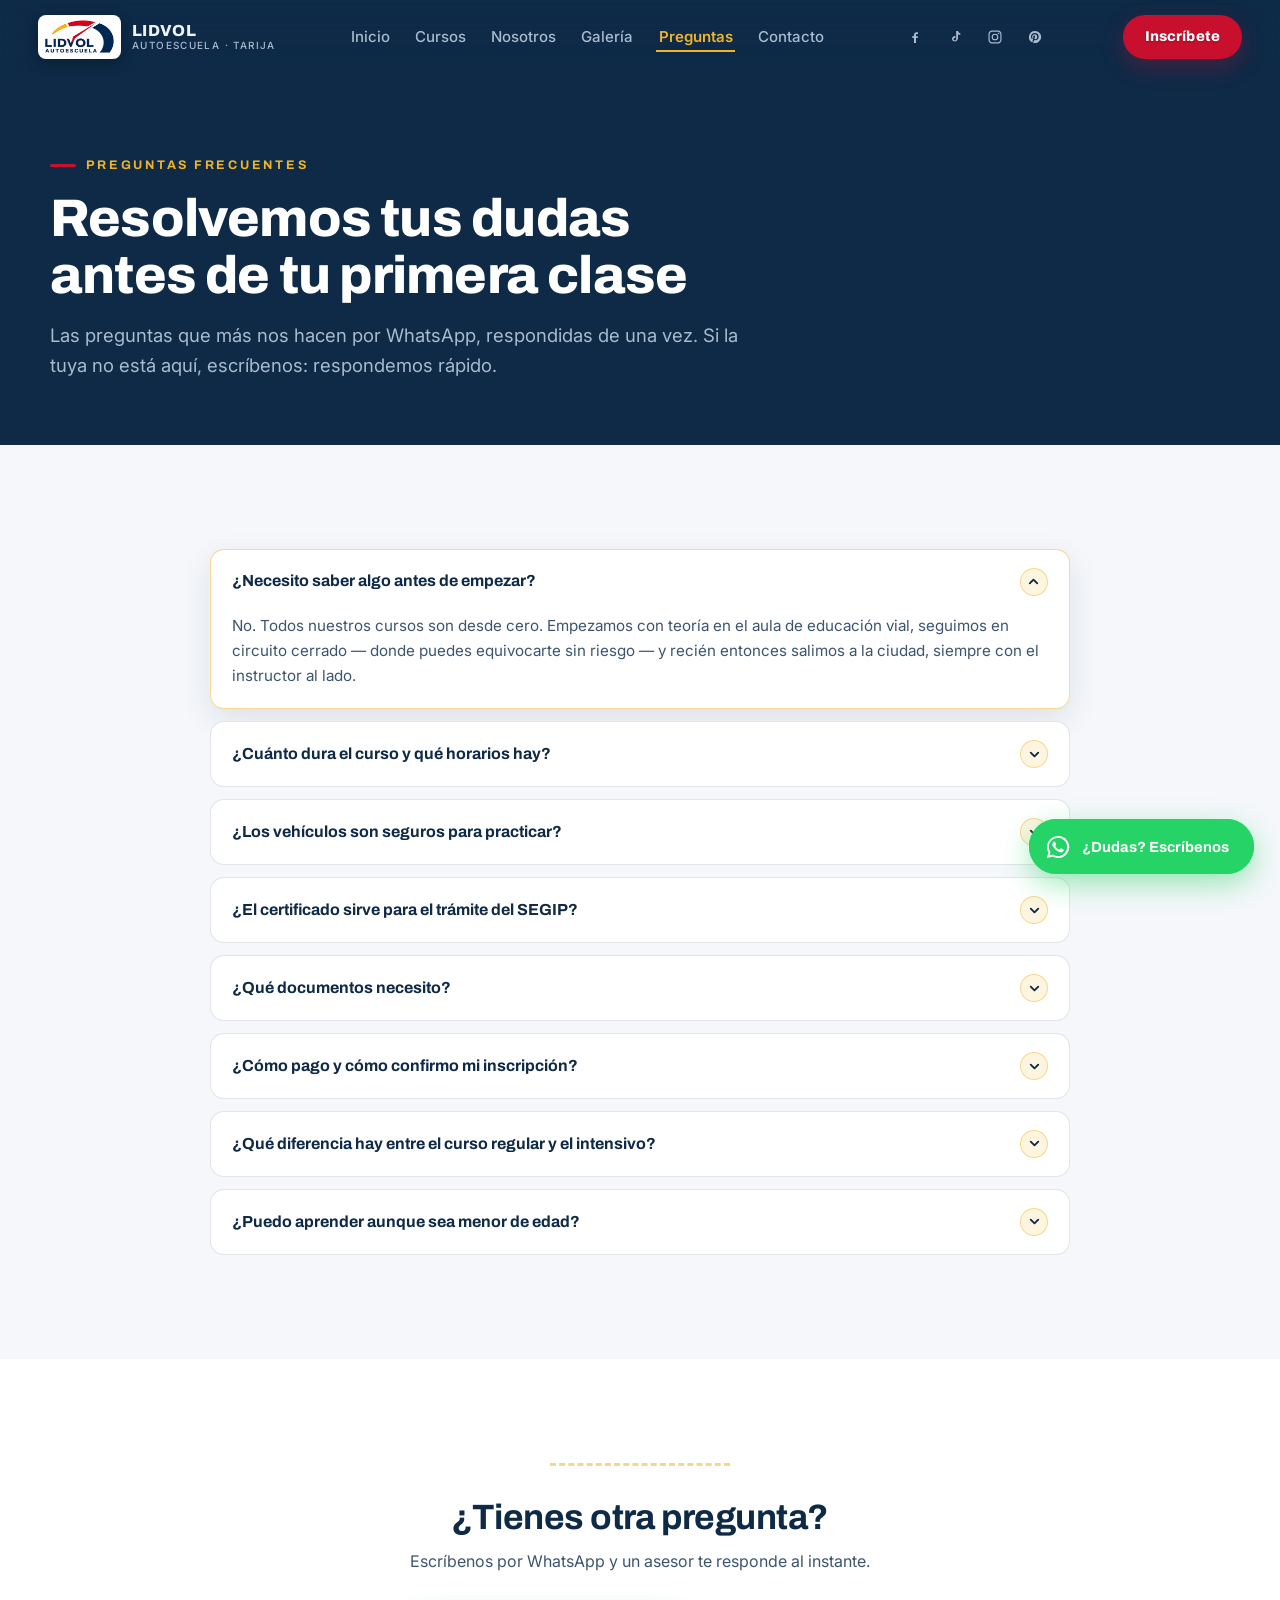
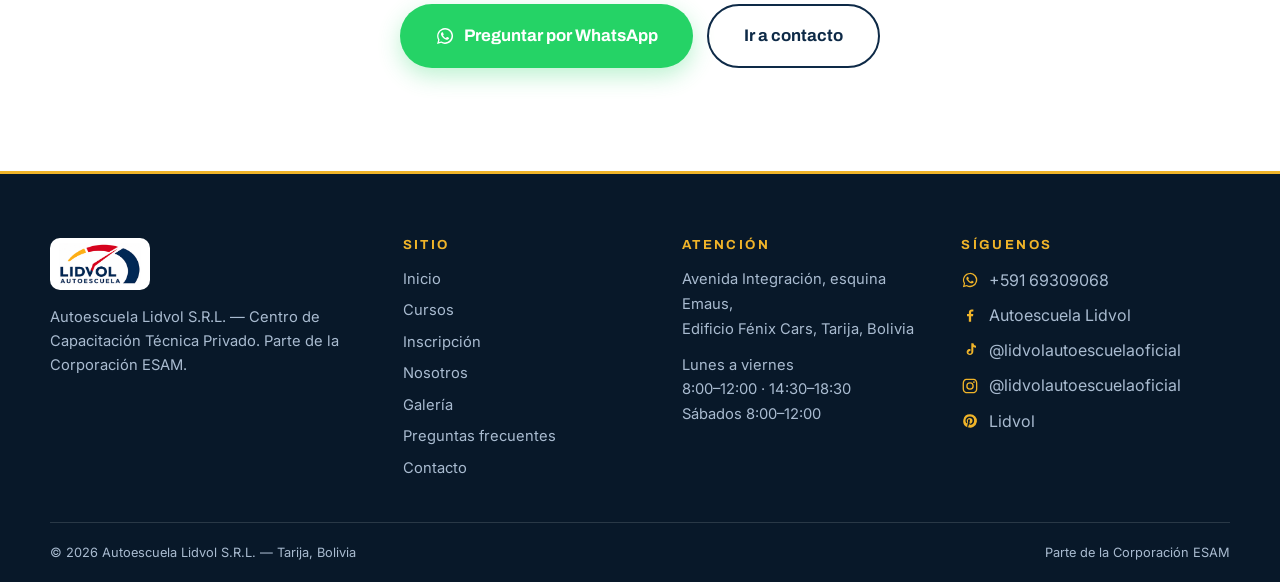
<file: preguntas-frecuentes.html>
<!DOCTYPE html>
<html lang="es-BO" class="no-js">
<head>
  <meta charset="UTF-8">
  <meta name="viewport" content="width=device-width, initial-scale=1.0">
  <title>Preguntas frecuentes | Autoescuela Lidvol Tarija</title>
  <meta name="description" content="Resolvemos tus dudas sobre aprender a manejar en Tarija: requisitos, duración de los cursos, seguridad de los vehículos, certificados para el SEGIP, formas de pago y cursos para menores de edad.">
  <meta property="og:title" content="Preguntas frecuentes — Autoescuela Lidvol Tarija">
  <meta property="og:description" content="Requisitos, horarios, certificados, pagos con QR y más. Todo lo que necesitas saber antes de tu primera clase.">
  <meta property="og:type" content="website">
  <meta property="og:image" content="assets/img/flota-panoramica.jpg">
  <meta property="og:locale" content="es_BO">
  <link rel="icon" type="image/png" href="assets/img/favicon.png">
  <link rel="preconnect" href="https://fonts.googleapis.com">
  <link rel="preconnect" href="https://fonts.gstatic.com" crossorigin>
  <link rel="stylesheet" href="https://fonts.googleapis.com/css2?family=Archivo:wght@500;600;700;800&family=Inter:wght@400;500;600&display=swap">
  <link rel="stylesheet" href="styles.css?v=20260804">
  <script type="application/ld+json">
  {
    "@context": "https://schema.org",
    "@type": "FAQPage",
    "mainEntity": [
      {
        "@type": "Question",
        "name": "¿Necesito saber algo antes de empezar?",
        "acceptedAnswer": { "@type": "Answer", "text": "No. Todos nuestros cursos son desde cero: empezamos con teoría en aula de educación vial, seguimos en circuito cerrado y recién entonces salimos a la ciudad, siempre con el instructor al lado." }
      },
      {
        "@type": "Question",
        "name": "¿Cuánto dura el curso y qué horarios hay?",
        "acceptedAnswer": { "@type": "Answer", "text": "Depende de la categoría: desde una semana y media (motocicletas) hasta 3–4 semanas (pesados). Los horarios son flexibles e incluyen fines de semana." }
      },
      {
        "@type": "Question",
        "name": "¿Los vehículos son seguros para practicar?",
        "acceptedAnswer": { "@type": "Answer", "text": "Sí. Todos los vehículos de práctica cuentan con doble pedalera (doble comando): el instructor tiene su propio juego de pedales y puede intervenir en cualquier momento." }
      },
      {
        "@type": "Question",
        "name": "¿El certificado sirve para el trámite del SEGIP?",
        "acceptedAnswer": { "@type": "Answer", "text": "Sí. Recibes el certificado de aprobación para el examen del SEGIP y una guía de acompañamiento paso a paso para el trámite. Los cursos completos incluyen además certificado con resolución ministerial." }
      },
      {
        "@type": "Question",
        "name": "¿Qué documentos necesito?",
        "acceptedAnswer": { "@type": "Answer", "text": "Carnet de identidad, certificado médico y comprobante de pago. Para los cursos JM y JP (menores de 16 a 18 años), también la autorización de los padres o tutores." }
      },
      {
        "@type": "Question",
        "name": "¿Cómo pago y cómo confirmo mi inscripción?",
        "acceptedAnswer": { "@type": "Answer", "text": "Completas el formulario web, pagas con QR del Banco BISA desde la app de cualquier banco y envías el comprobante por WhatsApp. Un asesor verifica y confirma tu inscripción." }
      },
      {
        "@type": "Question",
        "name": "¿Qué diferencia hay entre el curso regular y el intensivo?",
        "acceptedAnswer": { "@type": "Answer", "text": "El intensivo es más corto y económico: incluye prácticas, banco de preguntas, simulacro y certificado de aprobación para el SEGIP, pero no incluye teoría en aula ni certificado con resolución ministerial." }
      },
      {
        "@type": "Question",
        "name": "¿Puedo aprender aunque sea menor de edad?",
        "acceptedAnswer": { "@type": "Answer", "text": "Sí. Las categorías JM (motos) y JP (autos particulares) son para jóvenes de 16 a 18 años, con autorización de los padres o tutores." }
      }
    ]
  }
  </script>
</head>
<body data-page="faq">

  <a class="skip-link" href="#contenido">Saltar al contenido</a>

  <!-- ============================ NAV ============================ -->
  <header class="nav" data-nav>
    <div class="nav__inner">
      <a class="nav__brand" href="index.html" aria-label="Autoescuela Lidvol — Inicio">
        <img class="nav__logo" src="assets/img/logo-lidvol.png" alt="Logo de Autoescuela Lidvol" width="260" height="133">
        <span class="nav__brand-txt">
          LIDVOL
          <small>Autoescuela · Tarija</small>
        </span>
      </a>

      <ul class="nav__links">
        <li><a href="index.html">Inicio</a></li>
        <li><a href="cursos.html">Cursos</a></li>
        <li><a href="nosotros.html">Nosotros</a></li>
        <li><a href="galeria.html">Galería</a></li>
        <li><a href="preguntas-frecuentes.html" aria-current="page">Preguntas</a></li>
        <li><a href="contacto.html">Contacto</a></li>
      </ul>

      <div class="nav__socials" aria-label="Redes sociales">
        <a href="https://www.facebook.com/share/18v52NrKSS/" target="_blank" rel="noopener" aria-label="Facebook: Autoescuela Lidvol">
          <svg viewBox="0 0 24 24" fill="currentColor" aria-hidden="true"><path d="M13.5 21v-7.4h2.5l.4-2.9h-2.9V8.8c0-.84.23-1.41 1.44-1.41h1.54V4.8c-.27-.04-1.18-.11-2.24-.11-2.22 0-3.74 1.35-3.74 3.84v2.14H8v2.9h2.45V21h3.05Z"/></svg>
        </a>
        <a href="https://www.tiktok.com/@lidvolautoescuelaoficial" target="_blank" rel="noopener" aria-label="TikTok: @lidvolautoescuelaoficial">
          <svg viewBox="0 0 24 24" fill="currentColor" aria-hidden="true"><path d="M16.6 3c.35 1.86 1.5 3.1 3.4 3.33v2.72c-1.28.05-2.4-.32-3.55-1.06v5.62c0 4.4-4.05 6.17-6.94 4.5-2.9-1.68-2.6-6.5 1.36-7.35.5-.1 1.2-.12 1.7-.03v2.82c-.4-.1-.8-.14-1.2-.05-1.36.3-1.9 1.9-1.06 2.94.77.96 2.5.85 3.15-.32.2-.36.28-.8.28-1.24V3h2.86Z"/></svg>
        </a>
        <a href="https://www.instagram.com/lidvolautoescuelaoficial?igsh=MnQ4dWZoNGxzc2Yw" target="_blank" rel="noopener" aria-label="Instagram: @lidvolautoescuelaoficial">
          <svg viewBox="0 0 24 24" fill="currentColor" aria-hidden="true"><path d="M12 2.2c-2.67 0-3 .01-4.05.06-1.05.05-1.76.21-2.39.46a4.8 4.8 0 0 0-1.74 1.13A4.8 4.8 0 0 0 2.69 5.6c-.25.62-.41 1.34-.46 2.38-.05 1.05-.07 1.39-.07 4.02s.02 2.97.07 4.02c.05 1.04.21 1.76.46 2.38.26.65.6 1.19 1.13 1.72.53.53 1.08.88 1.72 1.13.63.24 1.35.41 2.39.46 1.05.05 1.38.06 4.05.06s3-.01 4.05-.06c1.04-.05 1.76-.22 2.39-.46a4.8 4.8 0 0 0 1.72-1.13 4.8 4.8 0 0 0 1.13-1.72c.24-.62.41-1.34.46-2.38.05-1.05.06-1.39.06-4.02s-.01-2.97-.06-4.02c-.05-1.04-.22-1.76-.46-2.38a4.8 4.8 0 0 0-1.13-1.74 4.8 4.8 0 0 0-1.72-1.12c-.63-.25-1.35-.41-2.39-.46-1.05-.05-1.38-.06-4.05-.06Zm0 1.76c2.62 0 2.93.01 3.96.06.96.04 1.48.2 1.82.34.46.18.79.39 1.13.74.35.34.56.67.74 1.13.13.34.3.86.34 1.82.05 1.03.06 1.34.06 3.95s-.01 2.92-.06 3.95c-.04.96-.21 1.48-.34 1.82-.18.46-.39.79-.74 1.13a3.04 3.04 0 0 1-1.13.74c-.34.13-.86.3-1.82.34-1.03.05-1.34.06-3.96.06s-2.93-.01-3.96-.06c-.96-.04-1.48-.21-1.82-.34a3.04 3.04 0 0 1-1.13-.74 3.04 3.04 0 0 1-.74-1.13c-.13-.34-.3-.86-.34-1.82-.05-1.03-.06-1.34-.06-3.95s.01-2.92.06-3.95c.04-.96.21-1.48.34-1.82.18-.46.39-.79.74-1.13.34-.35.67-.56 1.13-.74.34-.14.86-.3 1.82-.34 1.03-.05 1.34-.06 3.96-.06Zm0 3a5.04 5.04 0 1 0 0 10.08A5.04 5.04 0 0 0 12 6.96Zm0 8.32a3.28 3.28 0 1 1 0-6.56 3.28 3.28 0 0 1 0 6.56Zm6.41-8.52a1.18 1.18 0 1 1-2.36 0 1.18 1.18 0 0 1 2.36 0Z"/></svg>
        </a>
        <a href="https://pin.it/5EhYht23X" target="_blank" rel="noopener" aria-label="Pinterest: Lidvol">
          <svg viewBox="0 0 24 24" fill="currentColor" aria-hidden="true"><path d="M12 3a9 9 0 0 0-3.55 17.27c-.06-.72-.1-1.83.02-2.62l1.05-4.44s-.27-.53-.27-1.32c0-1.24.72-2.17 1.61-2.17.76 0 1.13.57 1.13 1.26 0 .76-.49 1.9-.74 2.96-.21.89.44 1.6 1.32 1.6 1.58 0 2.79-1.66 2.79-4.07 0-2.13-1.53-3.61-3.71-3.61-2.53 0-4.01 1.9-4.01 3.86 0 .76.29 1.58.66 2.03.07.09.08.17.06.26l-.24.99c-.04.16-.13.2-.29.12-1.13-.53-1.83-2.17-1.83-3.5 0-2.84 2.07-5.46 5.96-5.46 3.13 0 5.56 2.23 5.56 5.21 0 3.11-1.96 5.61-4.68 5.61-.91 0-1.77-.47-2.07-1.03l-.56 2.14c-.2.78-.75 1.76-1.12 2.36A9 9 0 1 0 12 3Z"/></svg>
        </a>
      </div>

      <a class="btn btn--primary nav__cta" href="inscripcion.html">Inscríbete</a>

      <button class="nav__burger" data-burger aria-expanded="false" aria-controls="menu-movil" aria-label="Abrir menú">
        <span class="nav__burger-lineas"><span></span><span></span><span></span></span>
        <span class="nav__burger-txt">Menú</span>
      </button>
    </div>
  </header>

  <!-- Menú móvil -->
  <nav class="nav__panel" id="menu-movil" data-nav-panel aria-label="Menú principal">
    <ul>
      <li><a href="index.html">Inicio</a></li>
      <li><a href="cursos.html">Cursos</a></li>
      <li><a href="nosotros.html">Nosotros</a></li>
      <li><a href="galeria.html">Galería</a></li>
      <li><a href="preguntas-frecuentes.html" aria-current="page">Preguntas frecuentes</a></li>
      <li><a href="contacto.html">Contacto</a></li>
    </ul>
    <a class="btn btn--primary" href="inscripcion.html">Inscríbete hoy</a>
    <div class="nav__panel-socials">
      <a href="https://wa.me/59169309068" target="_blank" rel="noopener" aria-label="WhatsApp: +591 69309068">
        <svg viewBox="0 0 24 24" fill="currentColor" aria-hidden="true"><path d="M12 2.5A9.5 9.5 0 0 0 3.8 16.74L2.5 21.5l4.88-1.28A9.5 9.5 0 1 0 12 2.5Zm0 17.3c-1.44 0-2.85-.4-4.07-1.13l-.29-.17-2.9.76.78-2.82-.19-.3a7.85 7.85 0 1 1 6.67 3.66Zm4.3-5.88c-.24-.12-1.4-.69-1.61-.77-.22-.08-.38-.12-.53.12-.16.24-.61.77-.75.93-.14.16-.28.18-.51.06-.24-.12-1-.37-1.9-1.17-.7-.63-1.18-1.4-1.31-1.64-.14-.24-.02-.37.1-.49.11-.11.24-.28.36-.42.12-.14.16-.24.24-.4.08-.16.04-.3-.02-.42-.06-.12-.53-1.28-.73-1.75-.19-.46-.39-.4-.53-.4-.14-.01-.3-.01-.45-.01-.16 0-.42.06-.64.3-.22.24-.83.81-.83 1.98 0 1.17.85 2.3.97 2.46.12.16 1.68 2.56 4.06 3.59.57.24 1.01.39 1.36.5.57.18 1.09.16 1.5.1.46-.07 1.4-.57 1.6-1.13.2-.55.2-1.02.14-1.12-.06-.1-.22-.16-.46-.28Z"/></svg>
      </a>
      <a href="https://www.facebook.com/share/18v52NrKSS/" target="_blank" rel="noopener" aria-label="Facebook: Autoescuela Lidvol">
        <svg viewBox="0 0 24 24" fill="currentColor" aria-hidden="true"><path d="M13.5 21v-7.4h2.5l.4-2.9h-2.9V8.8c0-.84.23-1.41 1.44-1.41h1.54V4.8c-.27-.04-1.18-.11-2.24-.11-2.22 0-3.74 1.35-3.74 3.84v2.14H8v2.9h2.45V21h3.05Z"/></svg>
      </a>
      <a href="https://www.tiktok.com/@lidvolautoescuelaoficial" target="_blank" rel="noopener" aria-label="TikTok: @lidvolautoescuelaoficial">
        <svg viewBox="0 0 24 24" fill="currentColor" aria-hidden="true"><path d="M16.6 3c.35 1.86 1.5 3.1 3.4 3.33v2.72c-1.28.05-2.4-.32-3.55-1.06v5.62c0 4.4-4.05 6.17-6.94 4.5-2.9-1.68-2.6-6.5 1.36-7.35.5-.1 1.2-.12 1.7-.03v2.82c-.4-.1-.8-.14-1.2-.05-1.36.3-1.9 1.9-1.06 2.94.77.96 2.5.85 3.15-.32.2-.36.28-.8.28-1.24V3h2.86Z"/></svg>
      </a>
      <a href="https://www.instagram.com/lidvolautoescuelaoficial?igsh=MnQ4dWZoNGxzc2Yw" target="_blank" rel="noopener" aria-label="Instagram: @lidvolautoescuelaoficial">
        <svg viewBox="0 0 24 24" fill="currentColor" aria-hidden="true"><path d="M12 2.2c-2.67 0-3 .01-4.05.06-1.05.05-1.76.21-2.39.46a4.8 4.8 0 0 0-1.74 1.13A4.8 4.8 0 0 0 2.69 5.6c-.25.62-.41 1.34-.46 2.38-.05 1.05-.07 1.39-.07 4.02s.02 2.97.07 4.02c.05 1.04.21 1.76.46 2.38.26.65.6 1.19 1.13 1.72.53.53 1.08.88 1.72 1.13.63.24 1.35.41 2.39.46 1.05.05 1.38.06 4.05.06s3-.01 4.05-.06c1.04-.05 1.76-.22 2.39-.46a4.8 4.8 0 0 0 1.72-1.13 4.8 4.8 0 0 0 1.13-1.72c.24-.62.41-1.34.46-2.38.05-1.05.06-1.39.06-4.02s-.01-2.97-.06-4.02c-.05-1.04-.22-1.76-.46-2.38a4.8 4.8 0 0 0-1.13-1.74 4.8 4.8 0 0 0-1.72-1.12c-.63-.25-1.35-.41-2.39-.46-1.05-.05-1.38-.06-4.05-.06Zm0 1.76c2.62 0 2.93.01 3.96.06.96.04 1.48.2 1.82.34.46.18.79.39 1.13.74.35.34.56.67.74 1.13.13.34.3.86.34 1.82.05 1.03.06 1.34.06 3.95s-.01 2.92-.06 3.95c-.04.96-.21 1.48-.34 1.82-.18.46-.39.79-.74 1.13a3.04 3.04 0 0 1-1.13.74c-.34.13-.86.3-1.82.34-1.03.05-1.34.06-3.96.06s-2.93-.01-3.96-.06c-.96-.04-1.48-.21-1.82-.34a3.04 3.04 0 0 1-1.13-.74 3.04 3.04 0 0 1-.74-1.13c-.13-.34-.3-.86-.34-1.82-.05-1.03-.06-1.34-.06-3.95s.01-2.92.06-3.95c.04-.96.21-1.48.34-1.82.18-.46.39-.79.74-1.13.34-.35.67-.56 1.13-.74.34-.14.86-.3 1.82-.34 1.03-.05 1.34-.06 3.96-.06Zm0 3a5.04 5.04 0 1 0 0 10.08A5.04 5.04 0 0 0 12 6.96Zm0 8.32a3.28 3.28 0 1 1 0-6.56 3.28 3.28 0 0 1 0 6.56Zm6.41-8.52a1.18 1.18 0 1 1-2.36 0 1.18 1.18 0 0 1 2.36 0Z"/></svg>
      </a>
      <a href="https://pin.it/5EhYht23X" target="_blank" rel="noopener" aria-label="Pinterest: Lidvol">
        <svg viewBox="0 0 24 24" fill="currentColor" aria-hidden="true"><path d="M12 3a9 9 0 0 0-3.55 17.27c-.06-.72-.1-1.83.02-2.62l1.05-4.44s-.27-.53-.27-1.32c0-1.24.72-2.17 1.61-2.17.76 0 1.13.57 1.13 1.26 0 .76-.49 1.9-.74 2.96-.21.89.44 1.6 1.32 1.6 1.58 0 2.79-1.66 2.79-4.07 0-2.13-1.53-3.61-3.71-3.61-2.53 0-4.01 1.9-4.01 3.86 0 .76.29 1.58.66 2.03.07.09.08.17.06.26l-.24.99c-.04.16-.13.2-.29.12-1.13-.53-1.83-2.17-1.83-3.5 0-2.84 2.07-5.46 5.96-5.46 3.13 0 5.56 2.23 5.56 5.21 0 3.11-1.96 5.61-4.68 5.61-.91 0-1.77-.47-2.07-1.03l-.56 2.14c-.2.78-.75 1.76-1.12 2.36A9 9 0 1 0 12 3Z"/></svg>
      </a>
    </div>
  </nav>

  <main id="contenido">

    <!-- ============================ PAGE HERO ============================ -->
    <section class="page-hero">
      <div class="container">
        <p class="kicker reveal">Preguntas frecuentes</p>
        <h1 class="reveal" style="--rd:.08s">Resolvemos tus dudas antes de tu primera clase</h1>
        <p class="lead reveal" style="--rd:.16s">
          Las preguntas que más nos hacen por WhatsApp, respondidas de una vez.
          Si la tuya no está aquí, escríbenos: respondemos rápido.
        </p>
      </div>
    </section>

    <!-- ============================ FAQ ============================ -->
    <section class="section" aria-label="Preguntas y respuestas">
      <div class="container--narrow">
        <div class="faq-list">

          <details class="faq-item reveal" open>
            <summary>¿Necesito saber algo antes de empezar?</summary>
            <div class="faq-body">
              No. Todos nuestros cursos son desde cero. Empezamos con teoría en el aula de educación
              vial, seguimos en circuito cerrado — donde puedes equivocarte sin riesgo — y recién
              entonces salimos a la ciudad, siempre con el instructor al lado.
            </div>
          </details>

          <details class="faq-item reveal">
            <summary>¿Cuánto dura el curso y qué horarios hay?</summary>
            <div class="faq-body">
              Depende de la categoría: desde una semana y media (motocicletas) hasta 3–4 semanas
              (pesados de alto tonelaje). Los horarios son flexibles e incluyen fines de semana,
              así que puedes practicar sin dejar tu trabajo o tus estudios. Revisa la duración de
              cada categoría en la página de <a href="cursos.html" style="color:var(--red); font-weight:600">Cursos</a>.
            </div>
          </details>

          <details class="faq-item reveal">
            <summary>¿Los vehículos son seguros para practicar?</summary>
            <div class="faq-body">
              Sí. Todos los vehículos de práctica cuentan con doble pedalera (doble comando):
              el instructor tiene su propio juego de pedales y puede frenar o intervenir en
              cualquier momento. Es la razón por la que nuestros alumnos pierden el miedo tan rápido.
            </div>
          </details>

          <details class="faq-item reveal">
            <summary>¿El certificado sirve para el trámite del SEGIP?</summary>
            <div class="faq-body">
              Sí. Al terminar recibes el certificado de aprobación para el examen del SEGIP y una
              guía de acompañamiento paso a paso para el trámite. Los cursos completos incluyen
              además el certificado con resolución ministerial, y practicas con el banco de
              preguntas oficial más un simulacro de examen.
            </div>
          </details>

          <details class="faq-item reveal">
            <summary>¿Qué documentos necesito?</summary>
            <div class="faq-body">
              Solo tu carnet de identidad, el certificado médico y el comprobante de pago. Si te inscribes a los cursos
              JM o JP (menores de 16 a 18 años), también necesitas la autorización de tus padres
              o tutores.
            </div>
          </details>

          <details class="faq-item reveal">
            <summary>¿Cómo pago y cómo confirmo mi inscripción?</summary>
            <div class="faq-body">
              Completas el <a href="inscripcion.html" style="color:var(--red); font-weight:600">formulario web</a>,
              pagas con el QR del Banco BISA desde la app de cualquier banco y envías la foto del
              comprobante por WhatsApp. Un asesor verifica el pago y confirma tu inscripción por
              el mismo chat.
            </div>
          </details>

          <details class="faq-item reveal">
            <summary>¿Qué diferencia hay entre el curso regular y el intensivo?</summary>
            <div class="faq-body">
              El intensivo es más corto y económico: incluye las horas de práctica, el banco de
              preguntas, el simulacro y el certificado de aprobación para el SEGIP, pero no incluye
              teoría en aula, taller de mecánica/electricidad ni certificado con resolución
              ministerial. Si buscas la formación completa, elige el curso regular.
            </div>
          </details>

          <details class="faq-item reveal">
            <summary>¿Puedo aprender aunque sea menor de edad?</summary>
            <div class="faq-body">
              Sí. Las categorías JM (motocicletas) y JP (autos particulares) están pensadas para
              jóvenes de 16 a 18 años, con autorización de los padres o tutores. El aviso aparece
              integrado en el formulario de inscripción para que no se te olvide ningún requisito.
            </div>
          </details>
        </div>
      </div>
    </section>

    <!-- ============================ CTA ============================ -->
    <section class="section section--paper" aria-label="Otra pregunta">
      <div class="container--narrow" style="text-align:center">
        <hr class="road-line road-line--center reveal" style="margin-bottom:2rem">
        <h2 class="reveal" style="--rd:.08s; color:var(--navy); font-size:clamp(1.5rem,3.2vw,2.2rem)">¿Tienes otra pregunta?</h2>
        <p class="reveal" style="--rd:.14s; color:var(--ink-soft); margin-top:.8rem">
          Escríbenos por WhatsApp y un asesor te responde al instante.
        </p>
        <div class="hero__actions reveal" style="--rd:.2s; justify-content:center; margin-top:1.8rem">
          <a class="btn btn--wa btn--lg" href="https://wa.me/59169309068?text=Hola%20Lidvol%20%F0%9F%91%8B%20Le%C3%AD%20las%20preguntas%20frecuentes%20y%20tengo%20otra%20consulta." target="_blank" rel="noopener">
            <svg viewBox="0 0 24 24" fill="currentColor" width="20" height="20" aria-hidden="true"><path d="M12 2.5A9.5 9.5 0 0 0 3.8 16.74L2.5 21.5l4.88-1.28A9.5 9.5 0 1 0 12 2.5Zm0 17.3c-1.44 0-2.85-.4-4.07-1.13l-.29-.17-2.9.76.78-2.82-.19-.3a7.85 7.85 0 1 1 6.67 3.66Zm4.3-5.88c-.24-.12-1.4-.69-1.61-.77-.22-.08-.38-.12-.53.12-.16.24-.61.77-.75.93-.14.16-.28.18-.51.06-.24-.12-1-.37-1.9-1.17-.7-.63-1.18-1.4-1.31-1.64-.14-.24-.02-.37.1-.49.11-.11.24-.28.36-.42.12-.14.16-.24.24-.4.08-.16.04-.3-.02-.42-.06-.12-.53-1.28-.73-1.75-.19-.46-.39-.4-.53-.4-.14-.01-.3-.01-.45-.01-.16 0-.42.06-.64.3-.22.24-.83.81-.83 1.98 0 1.17.85 2.3.97 2.46.12.16 1.68 2.56 4.06 3.59.57.24 1.01.39 1.36.5.57.18 1.09.16 1.5.1.46-.07 1.4-.57 1.6-1.13.2-.55.2-1.02.14-1.12-.06-.1-.22-.16-.46-.28Z"/></svg>
            Preguntar por WhatsApp
          </a>
          <a class="btn btn--ghost-navy btn--lg" href="contacto.html">Ir a contacto</a>
        </div>
      </div>
    </section>
  </main>

  <!-- ============================ FOOTER ============================ -->
  <footer class="footer">
    <div class="container">
      <div class="footer__grid">
        <div class="footer__brand">
          <img src="assets/img/logo-lidvol.png" alt="Logo de Autoescuela Lidvol" width="260" height="133" loading="lazy">
          <p>Autoescuela Lidvol S.R.L. — Centro de Capacitación Técnica Privado. Parte de la Corporación ESAM.</p>
        </div>

        <nav aria-label="Enlaces del sitio">
          <h4>Sitio</h4>
          <ul>
            <li><a href="index.html">Inicio</a></li>
            <li><a href="cursos.html">Cursos</a></li>
            <li><a href="inscripcion.html">Inscripción</a></li>
            <li><a href="nosotros.html">Nosotros</a></li>
            <li><a href="galeria.html">Galería</a></li>
            <li><a href="preguntas-frecuentes.html">Preguntas frecuentes</a></li>
            <li><a href="contacto.html">Contacto</a></li>
          </ul>
        </nav>

        <div>
          <h4>Atención</h4>
          <address>
            Avenida Integración, esquina Emaus,<br>
            Edificio Fénix Cars, Tarija, Bolivia
          </address>
          <p style="margin-top:.7rem">Lunes a viernes<br>8:00–12:00 · 14:30–18:30<br>Sábados 8:00–12:00</p>
        </div>

        <div>
          <h4>Síguenos</h4>
          <div class="footer__social">
            <a href="https://wa.me/59169309068" target="_blank" rel="noopener">
              <svg viewBox="0 0 24 24" fill="currentColor" aria-hidden="true"><path d="M12 2.5A9.5 9.5 0 0 0 3.8 16.74L2.5 21.5l4.88-1.28A9.5 9.5 0 1 0 12 2.5Zm0 17.3c-1.44 0-2.85-.4-4.07-1.13l-.29-.17-2.9.76.78-2.82-.19-.3a7.85 7.85 0 1 1 6.67 3.66Zm4.3-5.88c-.24-.12-1.4-.69-1.61-.77-.22-.08-.38-.12-.53.12-.16.24-.61.77-.75.93-.14.16-.28.18-.51.06-.24-.12-1-.37-1.9-1.17-.7-.63-1.18-1.4-1.31-1.64-.14-.24-.02-.37.1-.49.11-.11.24-.28.36-.42.12-.14.16-.24.24-.4.08-.16.04-.3-.02-.42-.06-.12-.53-1.28-.73-1.75-.19-.46-.39-.4-.53-.4-.14-.01-.3-.01-.45-.01-.16 0-.42.06-.64.3-.22.24-.83.81-.83 1.98 0 1.17.85 2.3.97 2.46.12.16 1.68 2.56 4.06 3.59.57.24 1.01.39 1.36.5.57.18 1.09.16 1.5.1.46-.07 1.4-.57 1.6-1.13.2-.55.2-1.02.14-1.12-.06-.1-.22-.16-.46-.28Z"/></svg>
              +591 69309068
            </a>
            <a href="https://www.facebook.com/share/18v52NrKSS/" target="_blank" rel="noopener">
              <svg viewBox="0 0 24 24" fill="currentColor" aria-hidden="true"><path d="M13.5 21v-7.4h2.5l.4-2.9h-2.9V8.8c0-.84.23-1.41 1.44-1.41h1.54V4.8c-.27-.04-1.18-.11-2.24-.11-2.22 0-3.74 1.35-3.74 3.84v2.14H8v2.9h2.45V21h3.05Z"/></svg>
              Autoescuela Lidvol
            </a>
            <a href="https://www.tiktok.com/@lidvolautoescuelaoficial" target="_blank" rel="noopener">
              <svg viewBox="0 0 24 24" fill="currentColor" aria-hidden="true"><path d="M16.6 3c.35 1.86 1.5 3.1 3.4 3.33v2.72c-1.28.05-2.4-.32-3.55-1.06v5.62c0 4.4-4.05 6.17-6.94 4.5-2.9-1.68-2.6-6.5 1.36-7.35.5-.1 1.2-.12 1.7-.03v2.82c-.4-.1-.8-.14-1.2-.05-1.36.3-1.9 1.9-1.06 2.94.77.96 2.5.85 3.15-.32.2-.36.28-.8.28-1.24V3h2.86Z"/></svg>
              @lidvolautoescuelaoficial
            </a>
            <a href="https://www.instagram.com/lidvolautoescuelaoficial?igsh=MnQ4dWZoNGxzc2Yw" target="_blank" rel="noopener">
              <svg viewBox="0 0 24 24" fill="currentColor" aria-hidden="true"><path d="M12 2.2c-2.67 0-3 .01-4.05.06-1.05.05-1.76.21-2.39.46a4.8 4.8 0 0 0-1.74 1.13A4.8 4.8 0 0 0 2.69 5.6c-.25.62-.41 1.34-.46 2.38-.05 1.05-.07 1.39-.07 4.02s.02 2.97.07 4.02c.05 1.04.21 1.76.46 2.38.26.65.6 1.19 1.13 1.72.53.53 1.08.88 1.72 1.13.63.24 1.35.41 2.39.46 1.05.05 1.38.06 4.05.06s3-.01 4.05-.06c1.04-.05 1.76-.22 2.39-.46a4.8 4.8 0 0 0 1.72-1.13 4.8 4.8 0 0 0 1.13-1.72c.24-.62.41-1.34.46-2.38.05-1.05.06-1.39.06-4.02s-.01-2.97-.06-4.02c-.05-1.04-.22-1.76-.46-2.38a4.8 4.8 0 0 0-1.13-1.74 4.8 4.8 0 0 0-1.72-1.12c-.63-.25-1.35-.41-2.39-.46-1.05-.05-1.38-.06-4.05-.06Zm0 1.76c2.62 0 2.93.01 3.96.06.96.04 1.48.2 1.82.34.46.18.79.39 1.13.74.35.34.56.67.74 1.13.13.34.3.86.34 1.82.05 1.03.06 1.34.06 3.95s-.01 2.92-.06 3.95c-.04.96-.21 1.48-.34 1.82-.18.46-.39.79-.74 1.13a3.04 3.04 0 0 1-1.13.74c-.34.13-.86.3-1.82.34-1.03.05-1.34.06-3.96.06s-2.93-.01-3.96-.06c-.96-.04-1.48-.21-1.82-.34a3.04 3.04 0 0 1-1.13-.74 3.04 3.04 0 0 1-.74-1.13c-.13-.34-.3-.86-.34-1.82-.05-1.03-.06-1.34-.06-3.95s.01-2.92.06-3.95c.04-.96.21-1.48.34-1.82.18-.46.39-.79.74-1.13.34-.35.67-.56 1.13-.74.34-.14.86-.3 1.82-.34 1.03-.05 1.34-.06 3.96-.06Zm0 3a5.04 5.04 0 1 0 0 10.08A5.04 5.04 0 0 0 12 6.96Zm0 8.32a3.28 3.28 0 1 1 0-6.56 3.28 3.28 0 0 1 0 6.56Zm6.41-8.52a1.18 1.18 0 1 1-2.36 0 1.18 1.18 0 0 1 2.36 0Z"/></svg>
              @lidvolautoescuelaoficial
            </a>
            <a href="https://pin.it/5EhYht23X" target="_blank" rel="noopener">
              <svg viewBox="0 0 24 24" fill="currentColor" aria-hidden="true"><path d="M12 3a9 9 0 0 0-3.55 17.27c-.06-.72-.1-1.83.02-2.62l1.05-4.44s-.27-.53-.27-1.32c0-1.24.72-2.17 1.61-2.17.76 0 1.13.57 1.13 1.26 0 .76-.49 1.9-.74 2.96-.21.89.44 1.6 1.32 1.6 1.58 0 2.79-1.66 2.79-4.07 0-2.13-1.53-3.61-3.71-3.61-2.53 0-4.01 1.9-4.01 3.86 0 .76.29 1.58.66 2.03.07.09.08.17.06.26l-.24.99c-.04.16-.13.2-.29.12-1.13-.53-1.83-2.17-1.83-3.5 0-2.84 2.07-5.46 5.96-5.46 3.13 0 5.56 2.23 5.56 5.21 0 3.11-1.96 5.61-4.68 5.61-.91 0-1.77-.47-2.07-1.03l-.56 2.14c-.2.78-.75 1.76-1.12 2.36A9 9 0 1 0 12 3Z"/></svg>
              Lidvol
            </a>
          </div>
        </div>
      </div>

      <div class="footer__bottom">
        <span>© <span data-year>2026</span> Autoescuela Lidvol S.R.L. — Tarija, Bolivia</span>
        <span>Parte de la Corporación ESAM</span>
      </div>
    </div>
  </footer>

  <!-- Botón flotante de WhatsApp -->
  <a class="wa-float" data-wa-float href="https://wa.me/59169309068" target="_blank" rel="noopener" aria-label="Escríbenos por WhatsApp">
    <svg viewBox="0 0 24 24" fill="currentColor" aria-hidden="true"><path d="M12 2.5A9.5 9.5 0 0 0 3.8 16.74L2.5 21.5l4.88-1.28A9.5 9.5 0 1 0 12 2.5Zm0 17.3c-1.44 0-2.85-.4-4.07-1.13l-.29-.17-2.9.76.78-2.82-.19-.3a7.85 7.85 0 1 1 6.67 3.66Zm4.3-5.88c-.24-.12-1.4-.69-1.61-.77-.22-.08-.38-.12-.53.12-.16.24-.61.77-.75.93-.14.16-.28.18-.51.06-.24-.12-1-.37-1.9-1.17-.7-.63-1.18-1.4-1.31-1.64-.14-.24-.02-.37.1-.49.11-.11.24-.28.36-.42.12-.14.16-.24.24-.4.08-.16.04-.3-.02-.42-.06-.12-.53-1.28-.73-1.75-.19-.46-.39-.4-.53-.4-.14-.01-.3-.01-.45-.01-.16 0-.42.06-.64.3-.22.24-.83.81-.83 1.98 0 1.17.85 2.3.97 2.46.12.16 1.68 2.56 4.06 3.59.57.24 1.01.39 1.36.5.57.18 1.09.16 1.5.1.46-.07 1.4-.57 1.6-1.13.2-.55.2-1.02.14-1.12-.06-.1-.22-.16-.46-.28Z"/></svg>
    <span class="wa-float__label">¿Dudas? Escríbenos</span>
  </a>

  <script defer src="lib/manifest.js?v=20260804"></script>
  <script defer src="lib/precios.js?v=20260804"></script>
  <script defer src="main.js?v=20260804"></script>
</body>
</html>
</file>
<file: styles.css>
/* ============================================================================
   AUTOESCUELA LIDVOL — styles.css
   Paleta 60/30/10 (definida en el brief, NO cambiar):
     Azul marino #0E2A47 (60%) · Rojo #C8102E (30%) · Dorado #F0B429 (10%)
     Apoyo: Blanco humo #F5F7FA
   ============================================================================ */

/* =============================================================
   1. Tokens
   ============================================================= */
:root {
  /* Color */
  --navy:      #0E2A47;
  --navy-800:  #0B2138;
  --navy-900:  #081829;
  --red:       #C8102E;
  --red-dark:  #A00D25;
  --gold:      #F0B429;
  --gold-soft: rgba(240, 180, 41, 0.14);
  --smoke:     #F5F7FA;
  --paper:     #FFFFFF;
  --wa-green:  #25D366;

  /* Texto sobre fondo claro */
  --ink:       #122A44;
  --ink-soft:  #3D5470;
  --ink-mute:  #61758E;

  /* Texto sobre fondo oscuro */
  --cream:     #EEF3F9;
  --cream-mute:#A9BBD0;

  /* Líneas y sombras */
  --line:        rgba(14, 42, 71, 0.12);
  --line-dark:   rgba(238, 243, 249, 0.14);
  --shadow-card: 0 10px 30px rgba(14, 42, 71, 0.10);
  --shadow-lift: 0 22px 48px rgba(14, 42, 71, 0.16);

  /* Tipografía */
  --display: "Archivo", "Segoe UI", system-ui, sans-serif;
  --sans:    "Inter", "Segoe UI", system-ui, sans-serif;

  /* Métricas */
  --radius:    14px;
  --radius-lg: 22px;
  --gutter: clamp(1.1rem, 4vw, 2.4rem);
  --section-pad: clamp(3.6rem, 9vw, 6.5rem);
  --nav-h: 74px;

  /* Easings */
  --ease-out:  cubic-bezier(0.16, 1, 0.3, 1);
  --ease-soft: cubic-bezier(0.25, 0.46, 0.45, 0.94);
}

/* =============================================================
   2. Reset & base
   ============================================================= */
*, *::before, *::after { box-sizing: border-box; margin: 0; }

html {
  -webkit-text-size-adjust: 100%;
  overflow-x: clip;
  scroll-behavior: smooth;
  scroll-padding-top: calc(var(--nav-h) + 12px);
}
@media (prefers-reduced-motion: reduce) {
  html { scroll-behavior: auto; }
}

body {
  font-family: var(--sans);
  font-size: 16px;
  line-height: 1.65;
  color: var(--ink);
  background: var(--smoke);
  -webkit-font-smoothing: antialiased;
  text-rendering: optimizeLegibility;
  overflow-x: clip;
  overscroll-behavior-y: none;
}

img, svg, video { display: block; max-width: 100%; }
img { height: auto; }
button { font: inherit; color: inherit; cursor: pointer; border: 0; background: none; }
a { color: inherit; text-decoration: none; }
ul, ol { padding-left: 1.2rem; }
p { text-wrap: pretty; }
h1, h2, h3, h4 { font-family: var(--display); text-wrap: balance; line-height: 1.08; letter-spacing: -0.015em; }
::selection { background: var(--gold); color: var(--navy-900); }

:focus-visible {
  outline: 2px solid var(--red);
  outline-offset: 3px;
  border-radius: 4px;
}

/* Transiciones entre páginas (View Transitions API, progresivo) */
@view-transition { navigation: auto; }
::view-transition-old(root), ::view-transition-new(root) {
  animation-duration: 0.45s;
  animation-timing-function: var(--ease-out);
}

/* =============================================================
   3. Utilidades
   ============================================================= */
.container {
  width: min(1180px, 100% - 2 * var(--gutter));
  margin-inline: auto;
}
.container--narrow { width: min(860px, 100% - 2 * var(--gutter)); margin-inline: auto; }

.skip-link {
  position: fixed; top: -100px; left: 1rem;
  padding: 0.6rem 1rem; background: var(--paper); color: var(--navy);
  z-index: 9999; border-radius: 8px; font-weight: 600;
  box-shadow: var(--shadow-card);
}
.skip-link:focus { top: 1rem; }

.sr-only {
  position: absolute; width: 1px; height: 1px; padding: 0;
  margin: -1px; overflow: hidden; clip: rect(0 0 0 0);
  white-space: nowrap; border: 0;
}

/* Separador tipo señalización vial (motivo de marca) */
.road-line {
  height: 0; border: 0;
  border-top: 3px dashed rgba(240, 180, 41, 0.55);
  width: min(180px, 40%);
  margin: 0;
}
.road-line--center { margin-inline: auto; }

/* =============================================================
   4. Tipografía y encabezados de sección
   ============================================================= */
.kicker {
  font-family: var(--display);
  font-size: 0.78rem;
  font-weight: 700;
  letter-spacing: 0.22em;
  text-transform: uppercase;
  color: var(--red);
  display: inline-flex;
  align-items: center;
  gap: 0.65rem;
}
.kicker::before {
  content: "";
  width: 26px; height: 3px;
  background: var(--gold);
  border-radius: 2px;
}
.on-dark .kicker { color: var(--gold); }
.on-dark .kicker::before { background: var(--red); }

.section-head { margin-bottom: clamp(2rem, 5vw, 3.2rem); }
.section-head h2 {
  font-size: clamp(1.75rem, 4vw, 2.7rem);
  font-weight: 800;
  color: var(--navy);
  margin-top: 0.75rem;
  max-width: 24ch;
}
.section-head p.lead {
  margin-top: 0.9rem;
  font-size: clamp(1rem, 1.6vw, 1.14rem);
  color: var(--ink-soft);
  max-width: 62ch;
}
.section-head--center { text-align: center; }
.section-head--center h2, .section-head--center p.lead { margin-inline: auto; }
.on-dark .section-head h2 { color: var(--cream); }
.on-dark .section-head p.lead { color: var(--cream-mute); }

/* =============================================================
   5. Botones
   ============================================================= */
.btn {
  display: inline-flex;
  align-items: center;
  justify-content: center;
  gap: 0.55rem;
  font-family: var(--display);
  font-weight: 700;
  font-size: 0.98rem;
  padding: 0.85rem 1.7rem;
  border-radius: 999px;
  transition: transform 0.35s var(--ease-out), box-shadow 0.35s var(--ease-out),
              background-color 0.25s ease, color 0.25s ease, border-color 0.25s ease;
  will-change: transform;
}
.btn:active { transform: scale(0.97); }

.btn--primary {
  background: var(--red);
  color: #fff;
  font-weight: 800;
  letter-spacing: 0.01em;
  /* Sombra suave en el texto: lo hace legible sobre el rojo en pantallas de celular */
  text-shadow: 0 1px 2px rgba(90, 0, 14, 0.45);
  box-shadow: 0 8px 22px rgba(200, 16, 46, 0.30);
}
.btn--primary:hover {
  background: var(--red-dark);
  transform: translateY(-2px);
  box-shadow: 0 14px 30px rgba(200, 16, 46, 0.36);
}

.btn--ghost {
  border: 2px solid rgba(238, 243, 249, 0.5);
  color: var(--cream);
}
.btn--ghost:hover { border-color: var(--gold); color: var(--gold); transform: translateY(-2px); }

.btn--ghost-navy {
  border: 2px solid var(--navy);
  color: var(--navy);
}
.btn--ghost-navy:hover { background: var(--navy); color: #fff; transform: translateY(-2px); }

.btn--gold {
  background: var(--gold);
  color: var(--navy-900);
  box-shadow: 0 8px 22px rgba(240, 180, 41, 0.35);
}
.btn--gold:hover { transform: translateY(-2px); filter: brightness(1.05); }

.btn--wa {
  background: var(--wa-green);
  color: #fff;
  box-shadow: 0 8px 22px rgba(37, 211, 102, 0.30);
}
.btn--wa:hover { transform: translateY(-2px); filter: brightness(0.95); }

.btn--lg { padding: 1rem 2.2rem; font-size: 1.05rem; }
.btn--primary.btn--lg { font-size: 1.12rem; }
.btn--block { width: 100%; }

/* =============================================================
   6. Navegación
   ============================================================= */
.nav {
  position: fixed;
  top: 0; left: 0; right: 0;
  z-index: 100;
  height: var(--nav-h);
  display: flex;
  align-items: center;
  background: rgba(14, 42, 71, 0.86);
  backdrop-filter: blur(14px);
  -webkit-backdrop-filter: blur(14px);
  border-bottom: 1px solid transparent;
  transition: background-color 0.3s ease, border-color 0.3s ease;
}
.nav.is-scrolled {
  background: rgba(11, 33, 56, 0.97);
  border-bottom-color: var(--line-dark);
}
.nav__inner {
  width: min(1240px, 100% - 2 * var(--gutter));
  margin-inline: auto;
  display: flex;
  align-items: center;
  justify-content: space-between;
  gap: 1rem;
}
.nav__brand {
  display: inline-flex;
  align-items: center;
  gap: 0.7rem;
  font-family: var(--display);
  font-weight: 800;
  color: var(--cream);
  letter-spacing: 0.02em;
}
.nav__logo {
  width: auto;
  height: 40px;
  max-width: 108px;
  object-fit: contain;
  border-radius: 8px;
  background: #fff;
  padding: 4px 6px;
  box-shadow: 0 4px 14px rgba(0, 0, 0, 0.25);
}
.nav__brand-txt { display: flex; flex-direction: column; line-height: 1.05; }
.nav__brand-txt small {
  font-family: var(--sans);
  font-size: 0.62rem;
  font-weight: 500;
  letter-spacing: 0.14em;
  text-transform: uppercase;
  color: var(--cream-mute);
}
@media (min-width: 540px) {
  .nav__logo { height: 44px; max-width: 120px; }
}

.nav__links {
  display: none;
  align-items: center;
  gap: clamp(0.8rem, 1.6vw, 1.5rem);
  list-style: none;
  padding: 0;
}
.nav__links a {
  font-size: 0.94rem;
  font-weight: 500;
  color: var(--cream-mute);
  padding: 0.4rem 0.15rem;
  position: relative;
  transition: color 0.25s ease;
}
.nav__links a::after {
  content: "";
  position: absolute;
  left: 0; right: 100%; bottom: 0;
  height: 2px;
  background: var(--gold);
  transition: right 0.35s var(--ease-out);
}
.nav__links a:hover { color: var(--cream); }
.nav__links a:hover::after { right: 0; }
.nav__links a[aria-current="page"] { color: var(--gold); font-weight: 600; }
.nav__links a[aria-current="page"]::after { right: 0; }

.nav__socials { display: none; align-items: center; gap: 0.5rem; }
.nav__socials a {
  display: inline-flex;
  width: 32px; height: 32px;
  align-items: center; justify-content: center;
  border-radius: 50%;
  color: var(--cream-mute);
  transition: color 0.25s ease, background-color 0.25s ease, transform 0.3s var(--ease-out);
}
.nav__socials a:hover { color: var(--navy); background: var(--gold); transform: translateY(-2px); }
.nav__socials svg { width: 16px; height: 16px; }

.nav__cta { display: none; }

/* Botón de menú: con la palabra "Menú" al lado para que se entienda */
.nav__burger {
  display: inline-flex;
  align-items: center;
  gap: 0.5rem;
  padding: 0.45rem 0.7rem;
  border: 1.5px solid rgba(238, 243, 249, 0.35);
  border-radius: 999px;
  background: rgba(238, 243, 249, 0.06);
  transition: border-color 0.25s ease, background-color 0.25s ease;
}
.nav__burger:hover { border-color: var(--gold); }
.nav__burger-lineas {
  display: inline-flex;
  flex-direction: column;
  gap: 4px;
}
.nav__burger-lineas span {
  width: 20px; height: 2px;
  background: var(--cream);
  border-radius: 2px;
  transition: transform 0.3s var(--ease-out), opacity 0.2s ease;
}
.nav__burger-txt {
  font-family: var(--display);
  font-weight: 700;
  font-size: 0.85rem;
  letter-spacing: 0.06em;
  color: var(--cream);
}
.nav__burger[aria-expanded="true"] .nav__burger-lineas span:nth-child(1) { transform: translateY(6px) rotate(45deg); }
.nav__burger[aria-expanded="true"] .nav__burger-lineas span:nth-child(2) { opacity: 0; }
.nav__burger[aria-expanded="true"] .nav__burger-lineas span:nth-child(3) { transform: translateY(-6px) rotate(-45deg); }

/* Menú móvil */
.nav__panel {
  position: fixed;
  top: var(--nav-h); left: 0; right: 0;
  z-index: 99;
  background: var(--navy-900);
  border-bottom: 1px solid var(--line-dark);
  padding: 1rem var(--gutter) 1.6rem;
  transform: translateY(-8px);
  opacity: 0;
  pointer-events: none;
  transition: transform 0.35s var(--ease-out), opacity 0.3s ease;
}
.nav__panel.is-open { transform: translateY(0); opacity: 1; pointer-events: auto; }
.nav__panel { display: flex; flex-direction: column; align-items: stretch; }
.nav__panel ul { list-style: none; padding: 0; display: grid; gap: 0.15rem; }
.nav__panel a {
  display: block;
  padding: 0.7rem 0.4rem;
  font-family: var(--display);
  font-weight: 600;
  font-size: 1.06rem;
  color: var(--cream);
  border-bottom: 1px solid rgba(238, 243, 249, 0.07);
}
.nav__panel a[aria-current="page"] { color: var(--gold); }
/* El botón no ocupa todo el ancho: se ve más equilibrado */
.nav__panel .btn {
  margin-top: 1.1rem;
  width: auto;
  align-self: flex-start;
  padding: 0.8rem 1.8rem;
}
.nav__panel-socials { display: flex; gap: 0.7rem; margin-top: 1.2rem; }
.nav__panel-socials a {
  display: inline-flex;
  width: 40px; height: 40px;
  align-items: center; justify-content: center;
  border-radius: 50%;
  background: rgba(238, 243, 249, 0.08);
  color: var(--cream);
}
.nav__panel-socials svg { width: 18px; height: 18px; }

@media (min-width: 960px) {
  .nav__links { display: flex; }
  .nav__cta { display: inline-flex; padding: 0.62rem 1.35rem; font-size: 0.9rem; }
  .nav__burger, .nav__panel { display: none; }
}
@media (min-width: 1280px) {
  .nav__socials { display: flex; }
}

/* =============================================================
   7. Hero (Inicio)
   ============================================================= */
.hero {
  position: relative;
  min-height: 100vh;
  min-height: 100svh;
  display: flex;
  flex-direction: column;
  justify-content: flex-end;
  color: var(--cream);
  isolation: isolate;
  overflow: clip;
}
.hero__bg {
  position: absolute; inset: 0; z-index: -2;
}
.hero__bg img {
  width: 100%; height: 100%;
  object-fit: cover;
  object-position: center 65%;
  transform: scale(1.06);
  animation: heroZoom 14s var(--ease-soft) forwards;
}
@keyframes heroZoom { to { transform: scale(1); } }
.hero__bg::after {
  content: "";
  position: absolute; inset: 0;
  background:
    linear-gradient(180deg, rgba(8, 24, 41, 0.62) 0%, rgba(8, 24, 41, 0.30) 38%, rgba(8, 24, 41, 0.88) 82%, var(--navy-900) 100%),
    linear-gradient(100deg, rgba(8, 24, 41, 0.55) 0%, transparent 55%);
}
/* Arco dorado tipo velocímetro (eco del logo) */
.hero__arc {
  position: absolute;
  right: -12%; top: -18%;
  width: min(64vw, 780px);
  aspect-ratio: 1;
  z-index: -1;
  opacity: 0.5;
  pointer-events: none;
}

.hero__inner {
  width: min(1180px, 100% - 2 * var(--gutter));
  margin-inline: auto;
  padding-top: calc(var(--nav-h) + 3.5rem);
  padding-bottom: clamp(2.4rem, 6vh, 4.2rem);
}
.hero__inner .kicker { color: var(--gold); }
.hero__inner .kicker::before { background: var(--red); }

.hero h1 {
  margin-top: 1rem;
  font-size: clamp(2.35rem, 6.4vw, 4.4rem);
  font-weight: 800;
  max-width: 17ch;
  color: #fff;
}
.hero h1 em {
  font-style: normal;
  color: var(--gold);
}
.hero__sub {
  margin-top: 1.1rem;
  font-size: clamp(1.02rem, 1.8vw, 1.22rem);
  color: var(--cream-mute);
  max-width: 54ch;
}
.hero__actions {
  display: flex;
  flex-wrap: wrap;
  gap: 0.9rem;
  margin-top: 1.9rem;
}

.hero__stats {
  display: grid;
  grid-template-columns: repeat(2, 1fr);
  gap: 1px;
  background: var(--line-dark);
  border-top: 1px solid var(--line-dark);
  margin-top: clamp(2.2rem, 5vh, 3.4rem);
}
.hero__stat {
  background: rgba(8, 24, 41, 0.55);
  padding: 1.1rem 1.2rem;
}
.hero__stat b {
  display: block;
  font-family: var(--display);
  font-size: clamp(1.5rem, 3vw, 2.1rem);
  font-weight: 800;
  color: var(--gold);
  line-height: 1.1;
}
.hero__stat span {
  font-size: 0.82rem;
  color: var(--cream-mute);
  letter-spacing: 0.04em;
}
@media (min-width: 720px) {
  .hero__stats { grid-template-columns: repeat(4, 1fr); }
}

/* Hero de páginas interiores */
.page-hero {
  position: relative;
  background: var(--navy);
  color: var(--cream);
  padding-top: calc(var(--nav-h) + clamp(2.6rem, 7vw, 4.6rem));
  padding-bottom: clamp(2.4rem, 6vw, 4rem);
  isolation: isolate;
  overflow: clip;
}
.page-hero--photo { background: var(--navy-900); }
.page-hero__bg { position: absolute; inset: 0; z-index: -1; }
.page-hero__bg img { width: 100%; height: 100%; object-fit: cover; opacity: 0.22; }
.page-hero__bg::after {
  content: "";
  position: absolute; inset: 0;
  background: linear-gradient(180deg, rgba(14, 42, 71, 0.35), var(--navy) 96%);
}
.page-hero .kicker { color: var(--gold); }
.page-hero .kicker::before { background: var(--red); }
.page-hero h1 {
  margin-top: 0.9rem;
  font-size: clamp(2rem, 5vw, 3.3rem);
  font-weight: 800;
  color: #fff;
  max-width: 20ch;
}
.page-hero p.lead {
  margin-top: 1rem;
  color: var(--cream-mute);
  font-size: clamp(1rem, 1.7vw, 1.16rem);
  max-width: 60ch;
}

/* =============================================================
   8. Secciones genéricas
   ============================================================= */
.section { padding-block: var(--section-pad); }
.section--paper { background: var(--paper); }
.section--navy {
  background: linear-gradient(180deg, var(--navy) 0%, var(--navy-800) 100%);
  color: var(--cream);
}
.section--navy-deep { background: var(--navy-900); color: var(--cream); }

/* Banda de confianza ESAM */
.trust {
  background: var(--navy);
  color: var(--cream);
  border-top: 3px solid var(--gold);
  border-bottom: 1px solid var(--line-dark);
  padding-block: clamp(2.2rem, 5vw, 3.4rem);
}
.trust__grid {
  display: grid;
  gap: 1.8rem;
  align-items: center;
}
.trust__text h2 {
  font-size: clamp(1.3rem, 2.6vw, 1.75rem);
  font-weight: 700;
  color: var(--cream);
  max-width: 30ch;
}
.trust__text h2 em { font-style: normal; color: var(--gold); }
.trust__text p { margin-top: 0.6rem; color: var(--cream-mute); font-size: 0.98rem; max-width: 58ch; }
.trust__stats {
  display: grid;
  grid-template-columns: repeat(3, 1fr);
  gap: 1rem;
  text-align: center;
}
.trust__stat b {
  display: block;
  font-family: var(--display);
  font-size: clamp(1.7rem, 3.4vw, 2.4rem);
  font-weight: 800;
  color: var(--gold);
}
.trust__stat span { font-size: 0.8rem; color: var(--cream-mute); letter-spacing: 0.03em; }
@media (min-width: 960px) {
  .trust__grid { grid-template-columns: 1.25fr 1fr; }
}

/* =============================================================
   9. Tarjetas de servicios / cursos
   ============================================================= */
.cards-grid {
  display: grid;
  gap: 1.4rem;
  grid-template-columns: 1fr;
}
@media (min-width: 720px)  { .cards-grid { grid-template-columns: repeat(2, 1fr); } }
@media (min-width: 1024px) { .cards-grid--3 { grid-template-columns: repeat(3, 1fr); } }
@media (min-width: 960px)  { .cards-grid--3 { grid-template-columns: repeat(3, 1fr); } }

.card {
  background: var(--paper);
  border: 1px solid var(--line);
  border-radius: var(--radius-lg);
  overflow: clip;
  display: flex;
  flex-direction: column;
  box-shadow: var(--shadow-card);
  transition: transform 0.45s var(--ease-out), box-shadow 0.45s var(--ease-out);
}
.card:hover { transform: translateY(-6px); box-shadow: var(--shadow-lift); }
.card__media {
  position: relative;
  overflow: hidden;
  background: var(--navy-800);
}
/* Franja de foto compacta y de altura uniforme, sin importar la orientación */
.card__media::before {
  content: "";
  display: block;
  padding-top: 56%;
}
.card__media img {
  position: absolute;
  top: 0; left: 0;
  width: 100%; height: 100%;
  object-fit: cover;
  transition: transform 0.7s var(--ease-out), filter 0.7s var(--ease-out);
}
.card:hover .card__media img { transform: scale(1.07); filter: saturate(1.12); }
.card__badge {
  position: absolute;
  top: 0.9rem; left: 0.9rem;
  background: var(--navy);
  color: var(--gold);
  font-family: var(--display);
  font-size: 0.72rem;
  font-weight: 700;
  letter-spacing: 0.12em;
  text-transform: uppercase;
  padding: 0.35rem 0.75rem;
  border-radius: 999px;
  border: 1px solid rgba(240, 180, 41, 0.4);
}
.card__body {
  padding: 1.3rem 1.4rem 1.5rem;
  display: flex;
  flex-direction: column;
  flex: 1;
  gap: 0.6rem;
}
.card__body h3 {
  font-size: 1.18rem;
  font-weight: 700;
  color: var(--navy);
}
.card__body p { color: var(--ink-soft); font-size: 0.94rem; }
.card__meta {
  display: flex;
  flex-wrap: wrap;
  gap: 0.45rem;
  margin-top: 0.15rem;
}
.chip {
  font-size: 0.76rem;
  font-weight: 600;
  color: var(--navy);
  background: var(--gold-soft);
  border: 1px solid rgba(240, 180, 41, 0.35);
  padding: 0.22rem 0.66rem;
  border-radius: 999px;
}
.card__link {
  margin-top: auto;
  padding-top: 0.7rem;
  font-weight: 700;
  font-family: var(--display);
  font-size: 0.92rem;
  color: var(--red);
  display: inline-flex;
  align-items: center;
  gap: 0.4rem;
}
.card__link .arr { transition: transform 0.3s var(--ease-out); }
.card:hover .card__link .arr { transform: translateX(5px); }

/* Tarjeta oscura (cursos técnicos, T) */
.card--navy { background: var(--navy); border-color: var(--line-dark); }
.card--navy .card__body h3 { color: var(--cream); }
.card--navy .card__body p { color: var(--cream-mute); }
.card--navy .chip { color: var(--gold); background: rgba(240, 180, 41, 0.10); }
.card--navy .card__link { color: var(--gold); }

/* =============================================================
   10. Diferenciadores
   ============================================================= */
/* Cuadros compactos: 2 por fila en celular, igual que los cursos */
.feature-grid {
  display: grid;
  gap: 0.75rem;
  grid-template-columns: repeat(2, 1fr);
}
@media (min-width: 720px)  { .feature-grid { gap: 1.1rem; grid-template-columns: repeat(3, 1fr); } }
@media (min-width: 1024px) { .feature-grid { gap: 1.2rem; grid-template-columns: repeat(3, 1fr); } }

.feature {
  background: rgba(238, 243, 249, 0.045);
  border: 1px solid var(--line-dark);
  border-radius: var(--radius);
  padding: 0.95rem 0.9rem 1.1rem;
  transition: transform 0.4s var(--ease-out), border-color 0.3s ease, background-color 0.3s ease;
}
.feature:hover {
  transform: translateY(-4px);
  border-color: rgba(240, 180, 41, 0.45);
  background: rgba(238, 243, 249, 0.07);
}
.feature__icon {
  width: 40px; height: 40px;
  border-radius: 11px;
  display: grid;
  place-items: center;
  background: var(--gold-soft);
  border: 1px solid rgba(240, 180, 41, 0.35);
  color: var(--gold);
  margin-bottom: 0.7rem;
}
.feature__icon svg { width: 21px; height: 21px; }
.feature h3 { font-size: 0.94rem; font-weight: 700; color: var(--cream); line-height: 1.2; }
.feature p { margin-top: 0.4rem; font-size: 0.8rem; line-height: 1.45; color: var(--cream-mute); }
@media (min-width: 720px) {
  .feature { border-radius: var(--radius-lg); padding: 1.4rem 1.3rem; }
  .feature__icon { width: 48px; height: 48px; border-radius: 13px; margin-bottom: 0.9rem; }
  .feature__icon svg { width: 24px; height: 24px; }
  .feature h3 { font-size: 1.05rem; }
  .feature p { font-size: 0.9rem; }
}

/* =============================================================
   11. Testimonios — carrusel marquee (pausa en hover/touch)
   ============================================================= */
.tsl { overflow: clip; }
.tsl__track {
  display: flex;
  gap: 1.2rem;
  width: max-content;
  padding-block: 0.4rem;
  animation: tslScroll 55s linear infinite;
  /* El brief pide desplazamiento de izquierda a derecha */
}
@keyframes tslScroll {
  from { transform: translateX(-50%); }
  to   { transform: translateX(0); }
}
/* El carrusel nunca se detiene: ni al pasar el cursor ni al tocarlo en celular */
.tsl__track { animation-play-state: running !important; }

.tsl-card {
  width: min(78vw, 380px);
  flex: none;
  background: var(--paper);
  border: 1px solid var(--line);
  border-radius: var(--radius-lg);
  padding: 1.5rem 1.5rem 1.3rem;
  box-shadow: var(--shadow-card);
  position: relative;
}
.tsl-card::before {
  content: "\201C";
  position: absolute;
  top: 0.4rem; right: 1.1rem;
  font-family: var(--display);
  font-size: 4rem;
  line-height: 1;
  color: var(--gold);
  opacity: 0.5;
}
.tsl-card blockquote {
  margin: 0;
  font-size: 0.96rem;
  color: var(--ink-soft);
}
.tsl-card figcaption {
  margin-top: 0.9rem;
  display: flex;
  align-items: center;
  gap: 0.6rem;
  font-size: 0.84rem;
  font-weight: 600;
  color: var(--navy);
}
.tsl-card figcaption::before {
  content: "";
  width: 22px; height: 3px;
  border-top: 3px dashed rgba(240, 180, 41, 0.7);
}
.tsl-card .stars { color: var(--gold); letter-spacing: 0.1em; font-size: 0.8rem; margin-top: 0.2rem; }

/* Los elementos ocultos con el atributo hidden deben quedar ocultos aunque
   la clase les dé display (por ejemplo .tsl__track, que es flex). */
[hidden] { display: none !important; }

/* ---- Invitación a dejar un testimonio ---- */
.tsl-cta {
  margin-top: clamp(1.6rem, 4vw, 2.4rem);
  text-align: center;
}
.tsl-cta .btn svg { width: 19px; height: 19px; }
.tsl-cta__nota {
  margin-top: 0.75rem;
  font-size: 0.84rem;
  color: var(--ink-mute);
}
.tsl-empty {
  text-align: center;
  max-width: 46ch;
  margin-inline: auto;
  color: var(--ink-soft);
}

/* ---- Cuadro para enviar un testimonio ---- */
body.has-modal { overflow: hidden; }

.tmodal {
  position: fixed;
  inset: 0;
  z-index: 210;
  display: grid;
  place-items: center;
  padding: clamp(0.8rem, 4vw, 2.2rem);
}
.tmodal__fondo {
  position: absolute;
  inset: 0;
  background: rgba(8, 24, 41, 0.82);
  backdrop-filter: blur(5px);
  -webkit-backdrop-filter: blur(5px);
}
.tmodal__caja {
  position: relative;
  width: min(100%, 560px);
  max-height: min(88vh, 780px);
  overflow-y: auto;
  background: var(--paper);
  border-radius: var(--radius-lg);
  box-shadow: var(--shadow-lift);
  padding: clamp(1.5rem, 4vw, 2.4rem);
  animation: tmodalIn 0.32s var(--ease-out) both;
}
@keyframes tmodalIn {
  from { opacity: 0; transform: translateY(14px) scale(0.98); }
  to   { opacity: 1; transform: none; }
}
.tmodal__cerrar {
  position: absolute;
  top: 0.85rem; right: 0.85rem;
  width: 38px; height: 38px;
  display: grid; place-items: center;
  border: 0; border-radius: 50%;
  background: var(--smoke);
  color: var(--navy);
  cursor: pointer;
  transition: background 0.2s, color 0.2s, transform 0.2s;
}
.tmodal__cerrar svg { width: 18px; height: 18px; }
.tmodal__cerrar:hover { background: var(--red); color: #fff; transform: scale(1.06); }

.tmodal__titulo {
  font-size: clamp(1.45rem, 3.4vw, 1.9rem);
  font-weight: 800;
  color: var(--navy);
  margin: 0.6rem 0 0;
}
.tmodal__intro {
  margin: 0.6rem 0 1.5rem;
  font-size: 0.94rem;
  color: var(--ink-soft);
}

/* Calificación con estrellas */
.tstars-campo { border: 0; padding: 0; margin: 0 0 1rem; }
.tstars-campo legend {
  font-weight: 600; font-size: 0.9rem; color: var(--navy);
  padding: 0; margin-bottom: 0.35rem;
}
.tstars { display: flex; gap: 0.3rem; }
/* Se nombra .tstars .tstars__item para ganarle a la regla ".field label",
   que si no impondría el tamaño de texto de las etiquetas normales. */
.tstars .tstars__item {
  position: relative;
  font-size: 2rem;
  line-height: 1;
  color: rgba(14, 42, 71, 0.2);
  cursor: pointer;
  transition: color 0.15s, transform 0.15s;
}
.tstars__item input {
  position: absolute; opacity: 0;
  width: 100%; height: 100%; left: 0; top: 0;
  margin: 0; cursor: pointer;
}
.tstars .tstars__item:hover { transform: scale(1.12); }
/* main.js marca con .is-on la estrella elegida y todas las anteriores */
.tstars .tstars__item.is-on { color: var(--gold); }
.tstars__item:focus-within { outline: 2px solid var(--navy); outline-offset: 3px; border-radius: 4px; }

/* Contador de caracteres */
.tsl-contador {
  font-size: 0.76rem;
  color: var(--ink-mute);
  justify-self: end;
}
.tsl-contador.is-corto { color: var(--red); }

/* Casilla de autorización */
.tcheck {
  display: flex;
  gap: 0.65rem;
  align-items: flex-start;
  font-size: 0.86rem;
  color: var(--ink-soft);
  line-height: 1.5;
  margin-bottom: 0.4rem;
  cursor: pointer;
}
.tcheck input {
  flex: none;
  width: 18px; height: 18px;
  margin-top: 0.15rem;
  accent-color: var(--navy);
  cursor: pointer;
}
.err--check {
  display: none;
  font-size: 0.78rem;
  color: var(--red);
  margin-bottom: 0.8rem;
}

/* Trampa anti-spam: fuera de la vista pero accesible para los robots */
.tsl-trampa {
  position: absolute;
  left: -9999px;
  width: 1px; height: 1px;
  overflow: hidden;
}

.tmodal__estado {
  margin-top: 0.9rem;
  font-size: 0.86rem;
  text-align: center;
}
.tmodal__estado.is-error { color: var(--red); }

/* Pantalla de agradecimiento */
.tmodal__gracias { text-align: center; padding: 1rem 0 0.4rem; }
.tmodal__check {
  width: 62px; height: 62px;
  margin: 0 auto 1.1rem;
  display: grid; place-items: center;
  border-radius: 50%;
  background: rgba(37, 211, 102, 0.14);
  color: var(--wa-green);
}
.tmodal__check svg { width: 30px; height: 30px; }
.tmodal__gracias h3 {
  font-size: 1.32rem; font-weight: 800; color: var(--navy); margin: 0 0 0.6rem;
}
.tmodal__gracias p {
  font-size: 0.94rem; color: var(--ink-soft); margin: 0 auto 1.5rem; max-width: 40ch;
}

/* =============================================================
   12. Programa de referidos
   ============================================================= */
.referral {
  position: relative;
  background: var(--navy);
  border-radius: var(--radius-lg);
  border: 1px solid rgba(240, 180, 41, 0.35);
  overflow: clip;
  color: var(--cream);
  padding: clamp(1.8rem, 5vw, 3rem);
  isolation: isolate;
}
.referral::after {
  content: "";
  position: absolute;
  inset: -40% -25% auto auto;
  width: 420px; height: 420px;
  border-radius: 50%;
  background: radial-gradient(circle, rgba(240, 180, 41, 0.22), transparent 65%);
  z-index: -1;
  pointer-events: none;
}
.referral__tag {
  display: inline-block;
  background: var(--gold);
  color: var(--navy-900);
  font-family: var(--display);
  font-weight: 800;
  font-size: 0.74rem;
  letter-spacing: 0.16em;
  text-transform: uppercase;
  padding: 0.35rem 0.85rem;
  border-radius: 999px;
}
.referral h2, .referral h3 {
  margin-top: 1rem;
  font-size: clamp(1.4rem, 3vw, 2rem);
  font-weight: 800;
  color: #fff;
  max-width: 26ch;
}
.referral p { margin-top: 0.8rem; color: var(--cream-mute); max-width: 62ch; }
.referral .btn { margin-top: 1.4rem; }

/* Banda compacta de referidos (Inscripción) */
.referral--slim { display: grid; gap: 0.4rem; padding: 1.5rem 1.6rem; }
.referral--slim h3 { font-size: 1.15rem; margin-top: 0.6rem; }
.referral--slim p { font-size: 0.92rem; }

/* =============================================================
   13. CTA final
   ============================================================= */
.cta-final {
  position: relative;
  text-align: center;
  isolation: isolate;
  overflow: clip;
}
.cta-final__bg { position: absolute; inset: 0; z-index: -1; }
.cta-final__bg img { width: 100%; height: 100%; object-fit: cover; }
.cta-final__bg::after {
  content: "";
  position: absolute; inset: 0;
  background: linear-gradient(180deg, rgba(8, 24, 41, 0.88), rgba(14, 42, 71, 0.92));
}
.cta-final h2 {
  color: #fff;
  font-size: clamp(1.8rem, 4.4vw, 2.9rem);
  font-weight: 800;
  max-width: 22ch;
  margin-inline: auto;
}
.cta-final h2 em { font-style: normal; color: var(--gold); }
.cta-final p { color: var(--cream-mute); margin-top: 1rem; max-width: 54ch; margin-inline: auto; }
.cta-final .hero__actions { justify-content: center; }

/* =============================================================
   14. Footer
   ============================================================= */
.footer {
  background: var(--navy-900);
  color: var(--cream-mute);
  border-top: 3px solid var(--gold);
  padding-top: clamp(2.6rem, 6vw, 4rem);
}
.footer a:hover { color: var(--gold); }
.footer__grid {
  display: grid;
  gap: 2.2rem;
  padding-bottom: 2.6rem;
}
.footer__brand img {
  width: auto; height: 52px; max-width: 168px;
  object-fit: contain;
  border-radius: 10px; background: #fff; padding: 5px 9px;
}
.footer__brand p { margin-top: 0.9rem; font-size: 0.9rem; max-width: 34ch; }
.footer h4 {
  font-size: 0.82rem;
  font-weight: 700;
  letter-spacing: 0.18em;
  text-transform: uppercase;
  color: var(--gold);
  margin-bottom: 0.9rem;
}
.footer ul { list-style: none; padding: 0; display: grid; gap: 0.45rem; }
.footer li, .footer p { font-size: 0.92rem; }
.footer address { font-style: normal; font-size: 0.92rem; line-height: 1.7; }
.footer__social { display: grid; gap: 0.55rem; }
.footer__social a {
  display: inline-flex;
  align-items: center;
  gap: 0.6rem;
  color: var(--cream-mute);
  transition: color 0.25s ease;
}
.footer__social svg { width: 18px; height: 18px; flex: none; color: var(--gold); }
.footer__bottom {
  border-top: 1px solid var(--line-dark);
  padding-block: 1.2rem;
  display: flex;
  flex-wrap: wrap;
  gap: 0.6rem;
  justify-content: space-between;
  font-size: 0.8rem;
}
@media (min-width: 720px)  { .footer__grid { grid-template-columns: repeat(2, 1fr); } }
@media (min-width: 1024px) { .footer__grid { grid-template-columns: 1.3fr 1fr 1fr 1.1fr; } }
@media (min-width: 960px)  { .footer__grid { grid-template-columns: 1.3fr 1fr 1fr 1.1fr; } }

/* =============================================================
   15. Botón flotante de WhatsApp
   ============================================================= */
.wa-float {
  position: fixed;
  right: clamp(0.9rem, 3vw, 1.6rem);
  bottom: clamp(0.9rem, 3vw, 1.6rem);
  z-index: 90;
  display: inline-flex;
  align-items: center;
  gap: 0.6rem;
  background: var(--wa-green);
  color: #fff;
  border-radius: 999px;
  padding: 0.9rem;
  box-shadow: 0 10px 28px rgba(37, 211, 102, 0.45);
  transition: transform 0.35s var(--ease-out), box-shadow 0.35s var(--ease-out);
}
.wa-float:hover { transform: translateY(-3px) scale(1.04); box-shadow: 0 16px 36px rgba(37, 211, 102, 0.5); }
.wa-float svg { width: 28px; height: 28px; }
.wa-float__label {
  display: none;
  font-family: var(--display);
  font-weight: 700;
  font-size: 0.92rem;
  padding-right: 0.4rem;
}
.wa-float::after {
  content: "";
  position: absolute; inset: 0;
  border-radius: inherit;
  border: 2px solid var(--wa-green);
  animation: waPulse 2.6s ease-out infinite;
  pointer-events: none;
}
@keyframes waPulse {
  0%   { transform: scale(1); opacity: 0.7; }
  70%  { transform: scale(1.35); opacity: 0; }
  100% { transform: scale(1.35); opacity: 0; }
}
@media (min-width: 960px) {
  .wa-float { padding: 0.85rem 1.2rem 0.85rem 0.95rem; }
  .wa-float__label { display: inline; }
}

/* La barra fija de acción se retiró: en celular queda solo el botón
   flotante de WhatsApp, que resultó menos invasivo. */

/* =============================================================
   16. Página Cursos
   ============================================================= */
.course-block { padding-block: clamp(2.6rem, 6vw, 4rem); }
.course-block + .course-block { border-top: 1px solid var(--line); }

.course-table-wrap { overflow-x: auto; border-radius: var(--radius); border: 1px solid var(--line); background: var(--paper); box-shadow: var(--shadow-card); }
.course-table { width: 100%; border-collapse: collapse; min-width: 640px; font-size: 0.92rem; }
.course-table th {
  background: var(--navy);
  color: var(--cream);
  font-family: var(--display);
  font-size: 0.78rem;
  letter-spacing: 0.1em;
  text-transform: uppercase;
  text-align: left;
  padding: 0.85rem 1rem;
}
.course-table td { padding: 0.85rem 1rem; border-top: 1px solid var(--line); color: var(--ink-soft); vertical-align: top; }
.course-table td:first-child {
  font-family: var(--display);
  font-weight: 800;
  color: var(--red);
  font-size: 1.05rem;
  white-space: nowrap;
}

.includes-list {
  list-style: none;
  padding: 0;
  display: grid;
  gap: 0.55rem;
}
.includes-list li {
  display: flex;
  gap: 0.6rem;
  align-items: flex-start;
  font-size: 0.94rem;
  color: var(--ink-soft);
}
.includes-list li::before {
  content: "";
  flex: none;
  width: 18px; height: 18px;
  margin-top: 0.18rem;
  border-radius: 50%;
  background: var(--gold-soft) url("data:image/svg+xml,%3Csvg xmlns='http://www.w3.org/2000/svg' viewBox='0 0 24 24' fill='none' stroke='%23C8102E' stroke-width='3.4' stroke-linecap='round' stroke-linejoin='round'%3E%3Cpath d='M20 6 9 17l-5-5'/%3E%3C/svg%3E") center / 11px no-repeat;
  border: 1px solid rgba(240, 180, 41, 0.4);
}
.on-dark .includes-list li { color: var(--cream-mute); }
@media (min-width: 720px) { .includes-list--2col { grid-template-columns: 1fr 1fr; column-gap: 1.6rem; } }

.note-box {
  border-left: 4px solid var(--gold);
  background: var(--gold-soft);
  border-radius: 0 var(--radius) var(--radius) 0;
  padding: 1rem 1.2rem;
  font-size: 0.92rem;
  color: var(--ink-soft);
}
.note-box b { color: var(--navy); }

/* =============================================================
   17. Página Inscripción
   ============================================================= */
.steps {
  display: grid;
  gap: 0.8rem;
  grid-template-columns: repeat(2, 1fr);
  counter-reset: paso;
}
@media (min-width: 960px) { .steps { grid-template-columns: repeat(4, 1fr); } }
.step {
  background: rgba(238, 243, 249, 0.05);
  border: 1px solid var(--line-dark);
  border-radius: var(--radius);
  padding: 0.95rem 1rem;
  font-size: 0.85rem;
  color: var(--cream-mute);
  counter-increment: paso;
}
.step b { display: block; color: var(--cream); font-family: var(--display); font-size: 0.95rem; margin-bottom: 0.2rem; }
.step b::before {
  content: counter(paso, decimal-leading-zero);
  color: var(--gold);
  margin-right: 0.5rem;
  font-size: 0.85rem;
}

.enroll-grid { display: grid; gap: 1.6rem; align-items: start; }
@media (min-width: 960px) { .enroll-grid { grid-template-columns: 1.35fr 1fr; } }

.panel {
  background: var(--paper);
  border: 1px solid var(--line);
  border-radius: var(--radius-lg);
  box-shadow: var(--shadow-card);
  padding: clamp(1.4rem, 3.5vw, 2rem);
}
.panel h2, .panel h3 { color: var(--navy); font-weight: 800; }
.panel > h2 { font-size: 1.35rem; margin-bottom: 1.1rem; }

.field { display: grid; gap: 0.35rem; margin-bottom: 1rem; }
.field label { font-weight: 600; font-size: 0.9rem; color: var(--navy); }
.field label small { font-weight: 400; color: var(--ink-mute); }
.field input, .field select, .field textarea {
  font: inherit;
  color: var(--ink);
  background: var(--smoke);
  border: 1.5px solid var(--line);
  border-radius: 10px;
  padding: 0.72rem 0.9rem;
  transition: border-color 0.25s ease, box-shadow 0.25s ease;
  width: 100%;
}
.field input:focus, .field select:focus, .field textarea:focus {
  outline: none;
  border-color: var(--navy);
  box-shadow: 0 0 0 3px rgba(14, 42, 71, 0.12);
}
.field input.is-invalid, .field select.is-invalid { border-color: var(--red); }
.field .err { font-size: 0.78rem; color: var(--red); display: none; }
.field.has-error .err { display: block; }

.form-row { display: grid; gap: 0 1rem; }
@media (min-width: 720px) { .form-row { grid-template-columns: 1fr 1fr; } }

/* Resumen de precio (se llena por JS desde lib/precios.js) */
.price-box {
  border: 1.5px dashed rgba(240, 180, 41, 0.65);
  background: var(--gold-soft);
  border-radius: var(--radius);
  padding: 1.1rem 1.2rem;
  margin-bottom: 1.1rem;
  display: none;
}
.price-box.is-visible { display: block; }
.price-box__label { font-size: 0.78rem; letter-spacing: 0.14em; text-transform: uppercase; font-weight: 700; color: var(--ink-mute); }
.price-box__amount {
  font-family: var(--display);
  font-size: clamp(1.6rem, 4vw, 2.2rem);
  font-weight: 800;
  color: var(--navy);
  line-height: 1.15;
}
.price-box__amount small { font-size: 0.85rem; font-weight: 600; color: var(--red); }
.price-box__detail { font-size: 0.88rem; color: var(--ink-soft); margin-top: 0.3rem; }

/* Aviso JM/JP */
.minor-note { display: none; }
.minor-note.is-visible { display: block; margin-bottom: 1.1rem; }

/* Bloque QR */
.qr-panel { text-align: center; }
.qr-panel img.qr {
  width: min(280px, 78%);
  margin: 1rem auto;
  border: 1px solid var(--line);
  border-radius: var(--radius);
  box-shadow: var(--shadow-card);
  background: #fff;
}
.qr-panel .bank-data {
  font-size: 0.88rem;
  color: var(--ink-soft);
  background: var(--smoke);
  border: 1px solid var(--line);
  border-radius: var(--radius);
  padding: 0.9rem 1rem;
  display: grid;
  gap: 0.25rem;
  text-align: left;
}
.qr-panel .bank-data b { color: var(--navy); }
.qr-steps { text-align: left; margin-top: 1.1rem; }

/* =============================================================
   18. Página Galería
   ============================================================= */
.filters {
  display: flex;
  flex-wrap: wrap;
  gap: 0.55rem;
  margin-bottom: 1.8rem;
}
.filter-btn {
  font-family: var(--display);
  font-weight: 600;
  font-size: 0.88rem;
  padding: 0.5rem 1.15rem;
  border-radius: 999px;
  border: 1.5px solid var(--line);
  color: var(--ink-soft);
  background: var(--paper);
  transition: all 0.3s var(--ease-out);
}
.filter-btn:hover { border-color: var(--navy); color: var(--navy); }
.filter-btn.is-active { background: var(--navy); border-color: var(--navy); color: var(--gold); }

.gallery-grid {
  display: grid;
  gap: 1rem;
  grid-template-columns: repeat(2, 1fr);
}
@media (min-width: 720px)  { .gallery-grid { grid-template-columns: repeat(3, 1fr); } }
@media (min-width: 1280px) { .gallery-grid { grid-template-columns: repeat(4, 1fr); } }

.gallery-item {
  position: relative;
  display: block;          /* nunca depende del tamaño de la foto */
  border-radius: var(--radius);
  overflow: hidden;
  background: var(--navy-800);
  border: 1px solid var(--line);
  box-shadow: var(--shadow-card);
}
/* Cuadrado perfecto: el espaciador fija la altura = ancho */
.gallery-item::before {
  content: "";
  display: block;
  padding-top: 100%;
}
.gallery-item img {
  position: absolute;
  top: 0; left: 0;
  width: 100%; height: 100%;
  object-fit: cover;
  transition: transform 0.6s var(--ease-out), filter 0.6s var(--ease-out);
}
.gallery-item:hover img { transform: scale(1.06); filter: saturate(1.1); }
.gallery-item figcaption {
  position: absolute;
  inset: auto 0 0 0;
  padding: 1.6rem 0.9rem 0.7rem;
  font-size: 0.8rem;
  font-weight: 600;
  color: #fff;
  background: linear-gradient(180deg, transparent, rgba(8, 24, 41, 0.85));
}
.gallery-item.is-hidden { display: none; }
/* Toda la foto es un botón que abre el visor */
.gallery-item { cursor: zoom-in; border: 1px solid var(--line); padding: 0; text-align: left; width: 100%; }

/* --- Visor de imagen (se abre al tocar una foto) --- */
.lightbox {
  position: fixed;
  inset: 0;
  z-index: 200;
  display: none;
  place-items: center;
  padding: clamp(0.8rem, 4vw, 2.5rem);
  background: rgba(8, 24, 41, 0.94);
  backdrop-filter: blur(6px);
  -webkit-backdrop-filter: blur(6px);
}
.lightbox.is-open { display: grid; }
.lightbox__fig {
  margin: 0;
  max-width: min(1000px, 100%);
  max-height: 100%;
  display: flex;
  flex-direction: column;
  gap: 0.8rem;
  animation: lbIn 0.3s var(--ease-out);
}
@keyframes lbIn { from { opacity: 0; transform: scale(0.96); } }
.lightbox__fig img {
  width: auto;
  max-width: 100%;
  max-height: 76vh;
  margin-inline: auto;
  border-radius: var(--radius);
  box-shadow: 0 24px 60px rgba(0, 0, 0, 0.5);
  /* Sin zoom: la imagen se muestra tal cual, no es ampliable */
  touch-action: none;
  pointer-events: none;
  user-select: none;
}
.lightbox__fig figcaption {
  text-align: center;
  color: var(--cream);
  font-size: 0.95rem;
  font-weight: 600;
}
.lightbox__close {
  position: absolute;
  top: clamp(0.7rem, 3vw, 1.4rem);
  right: clamp(0.7rem, 3vw, 1.4rem);
  width: 46px; height: 46px;
  display: grid;
  place-items: center;
  border-radius: 50%;
  background: rgba(238, 243, 249, 0.14);
  border: 1px solid rgba(238, 243, 249, 0.3);
  color: var(--cream);
  font-size: 1.5rem;
  line-height: 1;
  transition: background-color 0.25s ease, transform 0.3s var(--ease-out);
}
.lightbox__close:hover { background: var(--red); transform: scale(1.06); }
.lightbox__nav {
  position: absolute;
  top: 50%;
  transform: translateY(-50%);
  width: 46px; height: 46px;
  display: grid;
  place-items: center;
  border-radius: 50%;
  background: rgba(238, 243, 249, 0.14);
  border: 1px solid rgba(238, 243, 249, 0.3);
  color: var(--cream);
  font-size: 1.4rem;
  line-height: 1;
  transition: background-color 0.25s ease;
}
.lightbox__nav:hover { background: var(--red); }
.lightbox__nav--prev { left: clamp(0.4rem, 2vw, 1.4rem); }
.lightbox__nav--next { right: clamp(0.4rem, 2vw, 1.4rem); }
body.lb-abierto { overflow: hidden; }

/* =============================================================
   18b. Tarjetas compactas con ilustración (Inicio y Cursos)
        Pensadas para celular: 2 por fila, poco alto, se leen de un vistazo.
   ============================================================= */
.mini-grid {
  display: grid;
  gap: 0.75rem;
  grid-template-columns: repeat(2, 1fr);
}
@media (min-width: 720px)  { .mini-grid { gap: 1.1rem; grid-template-columns: repeat(3, 1fr); } }
@media (min-width: 1024px) { .mini-grid { gap: 1.2rem; } }

.mini-card {
  display: flex;
  flex-direction: column;
  background: var(--paper);
  border: 1px solid var(--line);
  border-radius: var(--radius);
  overflow: hidden;
  box-shadow: var(--shadow-card);
  transition: transform 0.4s var(--ease-out), box-shadow 0.4s var(--ease-out), border-color 0.3s ease;
}
.mini-card:hover {
  transform: translateY(-4px);
  box-shadow: var(--shadow-lift);
  border-color: rgba(240, 180, 41, 0.55);
}
.mini-card__art {
  display: block;
  width: 100%;
  background: var(--navy);
}
.mini-card__art svg { display: block; width: 100%; height: auto; }
.mini-card__body {
  display: flex;
  flex-direction: column;
  gap: 0.28rem;
  flex: 1;
  padding: 0.8rem 0.85rem 0.95rem;
}
.mini-card h3 {
  font-size: 0.96rem;
  font-weight: 700;
  color: var(--navy);
  line-height: 1.18;
}
.mini-card p {
  font-size: 0.8rem;
  line-height: 1.45;
  color: var(--ink-soft);
}
.mini-card__go {
  margin-top: auto;
  padding-top: 0.55rem;
  font-family: var(--display);
  font-weight: 700;
  font-size: 0.82rem;
  color: var(--red);
  display: inline-flex;
  align-items: center;
  gap: 0.35rem;
}
.mini-card__go .arr { transition: transform 0.3s var(--ease-out); }
.mini-card:hover .mini-card__go .arr { transform: translateX(4px); }
@media (min-width: 720px) {
  .mini-card__body { padding: 1rem 1.1rem 1.15rem; }
  .mini-card h3 { font-size: 1.08rem; }
  .mini-card p { font-size: 0.88rem; }
  .mini-card__go { font-size: 0.88rem; }
}

/* =============================================================
   18c. Lista de categorías (reemplaza tablas anchas en móvil)
   ============================================================= */
.cat-list {
  display: grid;
  gap: 0.6rem;
  list-style: none;
  padding: 0;
}
@media (min-width: 960px) { .cat-list--2col { grid-template-columns: 1fr 1fr; column-gap: 1rem; } }

.cat-row {
  display: flex;
  gap: 0.85rem;
  align-items: flex-start;
  background: var(--paper);
  border: 1px solid var(--line);
  border-radius: var(--radius);
  padding: 0.85rem 1rem;
}
.cat-row__badge {
  flex: none;
  min-width: 44px;
  height: 34px;
  display: grid;
  place-items: center;
  padding-inline: 0.5rem;
  border-radius: 9px;
  background: var(--gold-soft);
  border: 1px solid rgba(240, 180, 41, 0.45);
  font-family: var(--display);
  font-weight: 800;
  font-size: 0.95rem;
  color: var(--red);
}
.cat-row__txt { min-width: 0; }
.cat-row__txt b {
  display: block;
  font-family: var(--display);
  font-size: 0.94rem;
  color: var(--navy);
  line-height: 1.25;
}
.cat-row__txt span {
  display: block;
  margin-top: 0.15rem;
  font-size: 0.84rem;
  color: var(--ink-soft);
  line-height: 1.5;
}
.cat-row__edad {
  display: inline-block;
  margin-top: 0.35rem;
  font-size: 0.76rem;
  font-weight: 600;
  color: var(--navy);
  background: var(--smoke);
  border: 1px solid var(--line);
  border-radius: 999px;
  padding: 0.15rem 0.6rem;
}

/* Acordeón de categoría: mismo componente que Preguntas frecuentes */
.faq-item--cat summary { gap: 0.7rem; }
.faq-item--cat .cat-tag {
  flex: none;
  min-width: 42px;
  padding: 0.2rem 0.5rem;
  border-radius: 8px;
  background: var(--navy);
  color: var(--gold);
  font-size: 0.85rem;
  font-weight: 800;
  text-align: center;
}
.faq-item--cat summary .sum-txt {
  flex: 1;
  min-width: 0;
  font-size: 0.94rem;
  line-height: 1.25;
}
.faq-item--cat .faq-body { padding-top: 0.2rem; }
.faq-body .dato {
  display: flex;
  flex-wrap: wrap;
  gap: 0.4rem;
  margin-bottom: 0.9rem;
}
.faq-body .dato span {
  font-size: 0.78rem;
  font-weight: 600;
  color: var(--navy);
  background: var(--gold-soft);
  border: 1px solid rgba(240, 180, 41, 0.4);
  border-radius: 999px;
  padding: 0.2rem 0.65rem;
}
.faq-body h4 {
  font-family: var(--display);
  font-size: 0.86rem;
  letter-spacing: 0.1em;
  text-transform: uppercase;
  color: var(--ink-mute);
  margin: 1rem 0 0.55rem;
}
.faq-body .includes-list li { font-size: 0.88rem; }
@media (min-width: 720px) {
  .faq-item--cat summary .sum-txt { font-size: 1rem; }
}

/* Botón pequeño para inscribirse en una categoría concreta */
.btn--sm {
  padding: 0.55rem 1.15rem;
  font-size: 0.87rem;
  border-radius: 999px;
}
.faq-body .btn--sm { margin-top: 1.1rem; }

/* =============================================================
   19. Página Preguntas frecuentes (accordion)
   ============================================================= */
.faq-list { display: grid; gap: 0.8rem; }
.faq-item {
  background: var(--paper);
  border: 1px solid var(--line);
  border-radius: var(--radius);
  overflow: clip;
  transition: box-shadow 0.3s ease, border-color 0.3s ease;
}
.faq-item[open] { box-shadow: var(--shadow-card); border-color: rgba(240, 180, 41, 0.5); }
.faq-item summary {
  list-style: none;
  cursor: pointer;
  display: flex;
  align-items: center;
  justify-content: space-between;
  gap: 1rem;
  padding: 1.1rem 1.3rem;
  font-family: var(--display);
  font-weight: 700;
  font-size: 1rem;
  color: var(--navy);
}
.faq-item summary::-webkit-details-marker { display: none; }
/* Flecha hacia abajo: indica claramente que el bloque se despliega */
.faq-item summary::after {
  content: "";
  flex: none;
  width: 28px; height: 28px;
  border-radius: 50%;
  background: var(--gold-soft) url("data:image/svg+xml,%3Csvg xmlns='http://www.w3.org/2000/svg' viewBox='0 0 24 24' fill='none' stroke='%230E2A47' stroke-width='3' stroke-linecap='round' stroke-linejoin='round'%3E%3Cpath d='m6 9 6 6 6-6'/%3E%3C/svg%3E") center / 15px no-repeat;
  border: 1px solid rgba(240, 180, 41, 0.45);
  transition: transform 0.35s var(--ease-out);
}
.faq-item[open] summary::after { transform: rotate(180deg); }
.faq-item .faq-body {
  padding: 0 1.3rem 1.2rem;
  color: var(--ink-soft);
  font-size: 0.95rem;
}

/* =============================================================
   20. Página Contacto
   ============================================================= */
.contact-grid { display: grid; gap: 1.6rem; align-items: start; }
@media (min-width: 960px) { .contact-grid { grid-template-columns: 1fr 1.2fr; } }

.contact-card { display: grid; gap: 1.3rem; }
.contact-item {
  display: flex;
  gap: 0.95rem;
  align-items: flex-start;
}
.contact-item__icon {
  flex: none;
  width: 46px; height: 46px;
  border-radius: 12px;
  display: grid;
  place-items: center;
  background: var(--gold-soft);
  border: 1px solid rgba(240, 180, 41, 0.4);
  color: var(--red);
}
.contact-item__icon svg { width: 22px; height: 22px; }
.contact-item b { display: block; font-family: var(--display); color: var(--navy); font-size: 0.98rem; }
.contact-item p, .contact-item address { font-style: normal; font-size: 0.92rem; color: var(--ink-soft); margin-top: 0.15rem; }
.contact-item a:hover { color: var(--red); }

.social-row { display: grid; gap: 0.7rem; }
.social-row a {
  display: flex;
  align-items: center;
  gap: 0.8rem;
  background: var(--paper);
  border: 1px solid var(--line);
  border-radius: var(--radius);
  padding: 0.85rem 1.1rem;
  font-weight: 600;
  font-size: 0.94rem;
  color: var(--navy);
  transition: transform 0.35s var(--ease-out), box-shadow 0.35s var(--ease-out), border-color 0.3s ease;
}
.social-row a:hover { transform: translateY(-3px); box-shadow: var(--shadow-card); border-color: rgba(240, 180, 41, 0.5); }
.social-row svg { width: 22px; height: 22px; color: var(--red); flex: none; }
.social-row small { color: var(--ink-mute); font-weight: 400; margin-left: auto; }
/* Versión a ancho completo (debajo del mapa en Contacto) */
@media (min-width: 720px) {
  .social-row--wide { grid-template-columns: repeat(auto-fit, minmax(280px, 1fr)); }
}

.map-frame {
  border: 1px solid var(--line);
  border-radius: var(--radius-lg);
  overflow: clip;
  box-shadow: var(--shadow-card);
  aspect-ratio: 4 / 3;
  background: var(--smoke);
}
.map-frame iframe { width: 100%; height: 100%; border: 0; display: block; }

.hours-table { width: 100%; border-collapse: collapse; font-size: 0.92rem; }
.hours-table td { padding: 0.5rem 0; border-bottom: 1px dashed var(--line); color: var(--ink-soft); }
.hours-table td:last-child { text-align: right; font-weight: 600; color: var(--navy); }

/* =============================================================
   21. Página Nosotros
   ============================================================= */
.about-split {
  display: grid;
  gap: 2rem;
  align-items: center;
}
@media (min-width: 960px) { .about-split { grid-template-columns: 1.05fr 1fr; gap: 3rem; } }
.about-split figure {
  border-radius: var(--radius-lg);
  overflow: clip;
  box-shadow: var(--shadow-lift);
  position: relative;
}
.about-split figure::after {
  content: "";
  position: absolute; inset: 0;
  border-radius: inherit;
  border: 1px solid rgba(240, 180, 41, 0.25);
  pointer-events: none;
}
/* Recorta fotos verticales para que no ocupen media pantalla en celular */
.about-split figure img.fig-crop {
  aspect-ratio: 4 / 3;
  object-fit: cover;
  object-position: center 42%;
  width: 100%;
}
.about-split .prose p + p { margin-top: 1rem; }
.prose p { color: var(--ink-soft); }
.on-dark .prose p { color: var(--cream-mute); }
.prose b, .prose strong { color: var(--navy); }
.on-dark .prose b, .on-dark .prose strong { color: var(--cream); }

.milestones {
  display: grid;
  grid-template-columns: repeat(2, 1fr);
  gap: 1rem;
  margin-top: 1.8rem;
}
.milestone {
  border-left: 3px solid var(--gold);
  padding-left: 0.9rem;
}
.milestone b {
  display: block;
  font-family: var(--display);
  font-size: 1.5rem;
  font-weight: 800;
  color: var(--navy);
}
.on-dark .milestone b { color: var(--gold); }
.milestone span { font-size: 0.82rem; color: var(--ink-mute); }
.on-dark .milestone span { color: var(--cream-mute); }

/* =============================================================
   22. Efectos: reveals, contadores
   ============================================================= */
.reveal {
  opacity: 0;
  transform: translateY(28px);
  transition: opacity 0.8s var(--ease-out), transform 0.8s var(--ease-out);
  transition-delay: var(--rd, 0s);
}
.reveal.is-visible { opacity: 1; transform: none; }
/* Defensa: un elemento con data-split nunca debe quedar invisible */
.reveal[data-split] { opacity: 1; transform: none; }

html.no-js .reveal { opacity: 1; transform: none; }

/* =============================================================
   23. Responsive fino
   ============================================================= */
@media (max-width: 539px) {
  .hero__actions .btn { width: 100%; }
  .btn--lg { padding: 0.95rem 1.6rem; }
}

/* --- Celular: hero más corto para que el botón se vea sin desplazar --- */
@media (max-width: 719px) {
  .hero { min-height: auto; }
  .hero__inner {
    padding-top: calc(var(--nav-h) + 1.6rem);
    padding-bottom: 1.6rem;
  }
  .hero h1 { font-size: clamp(1.85rem, 8.2vw, 2.35rem); margin-top: 0.7rem; }
  .hero__sub { font-size: 0.96rem; margin-top: 0.8rem; }
  .hero__actions { margin-top: 1.3rem; gap: 0.6rem; }
  .hero__stats { margin-top: 1.5rem; }
  .hero__stat { padding: 0.8rem 0.9rem; }
}

/* =============================================================
   24. Reduced motion — solo lo intrusivo
   ============================================================= */
@media (prefers-reduced-motion: reduce) {
  .hero__bg img { animation: none; transform: none; }
  .wa-float::after { animation: none; }
  .tsl__track { animation-duration: 110s; }
  /* Hovers, reveals, contadores y transiciones se mantienen */
}

/* =============================================================
   25. Impresión
   ============================================================= */
@media print {
  .nav, .wa-float, .nav__panel { display: none !important; }
  body { background: #fff; }
}
</file>
